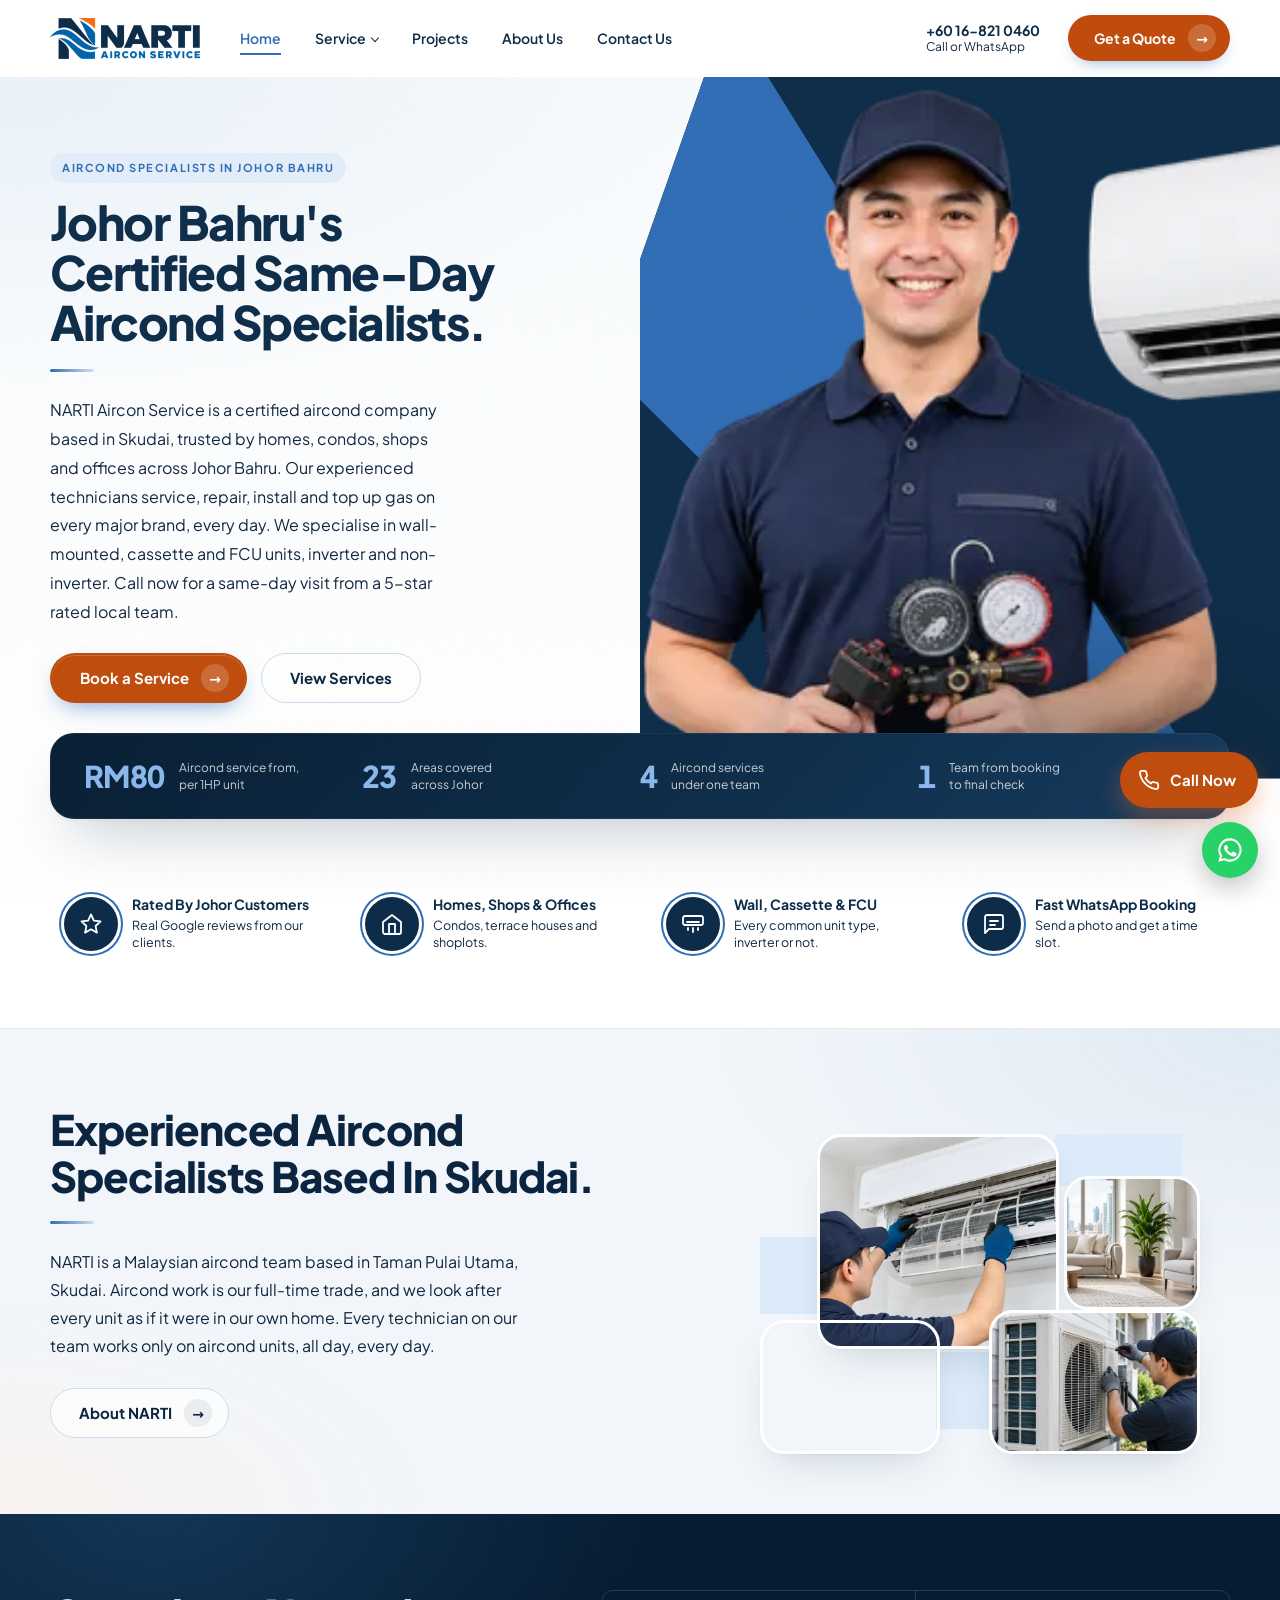
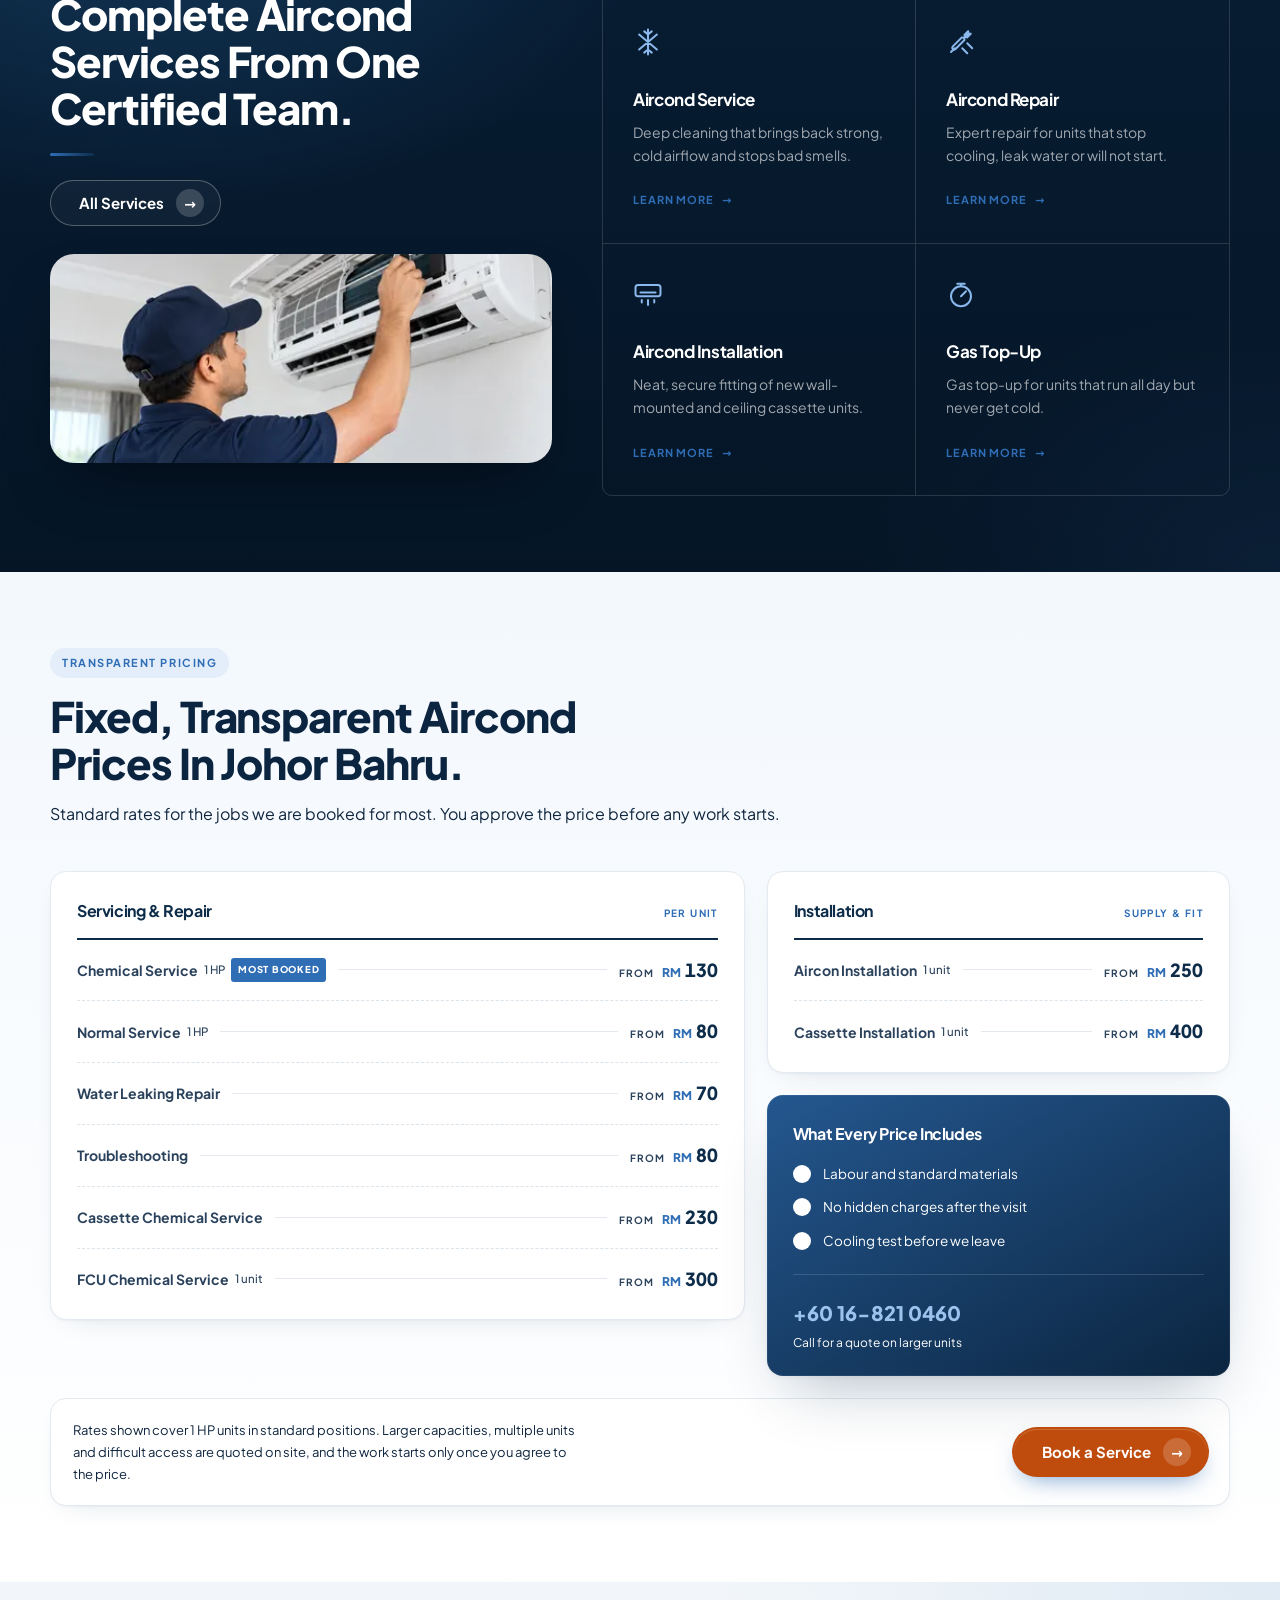
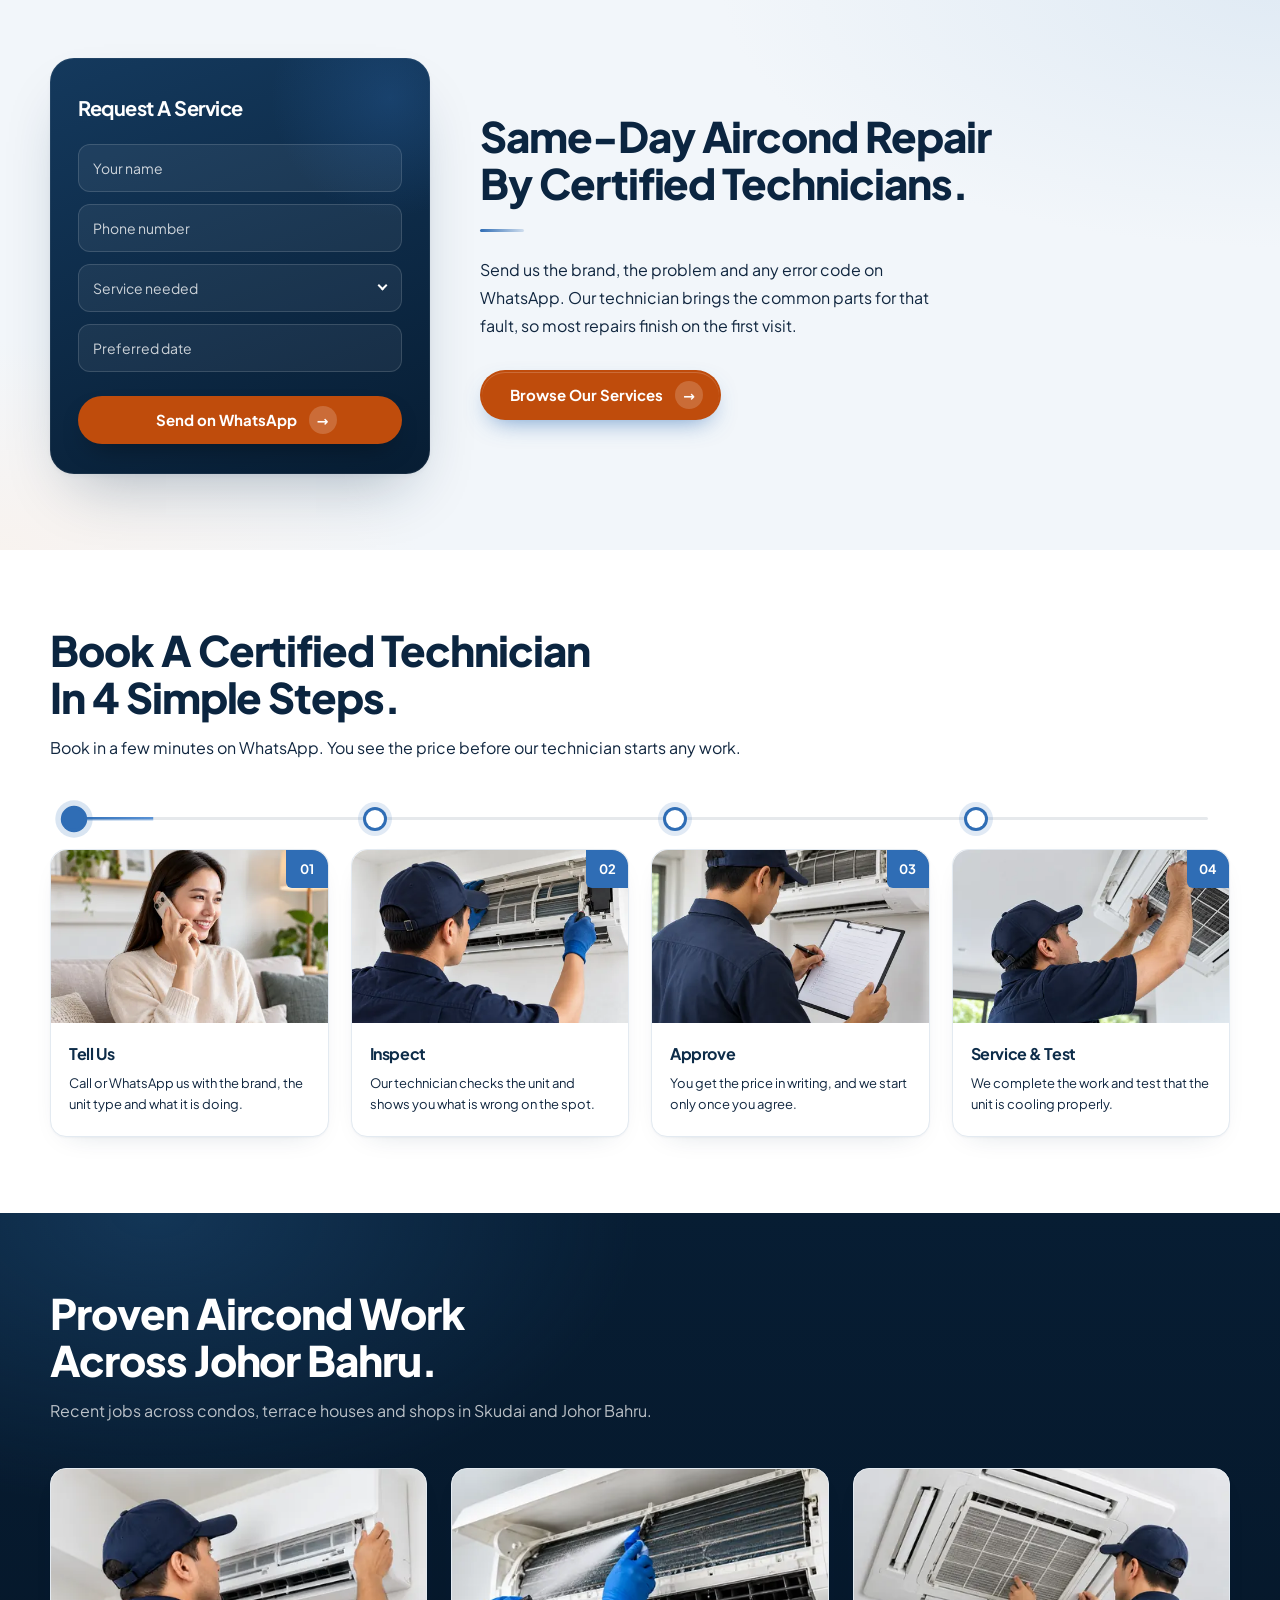
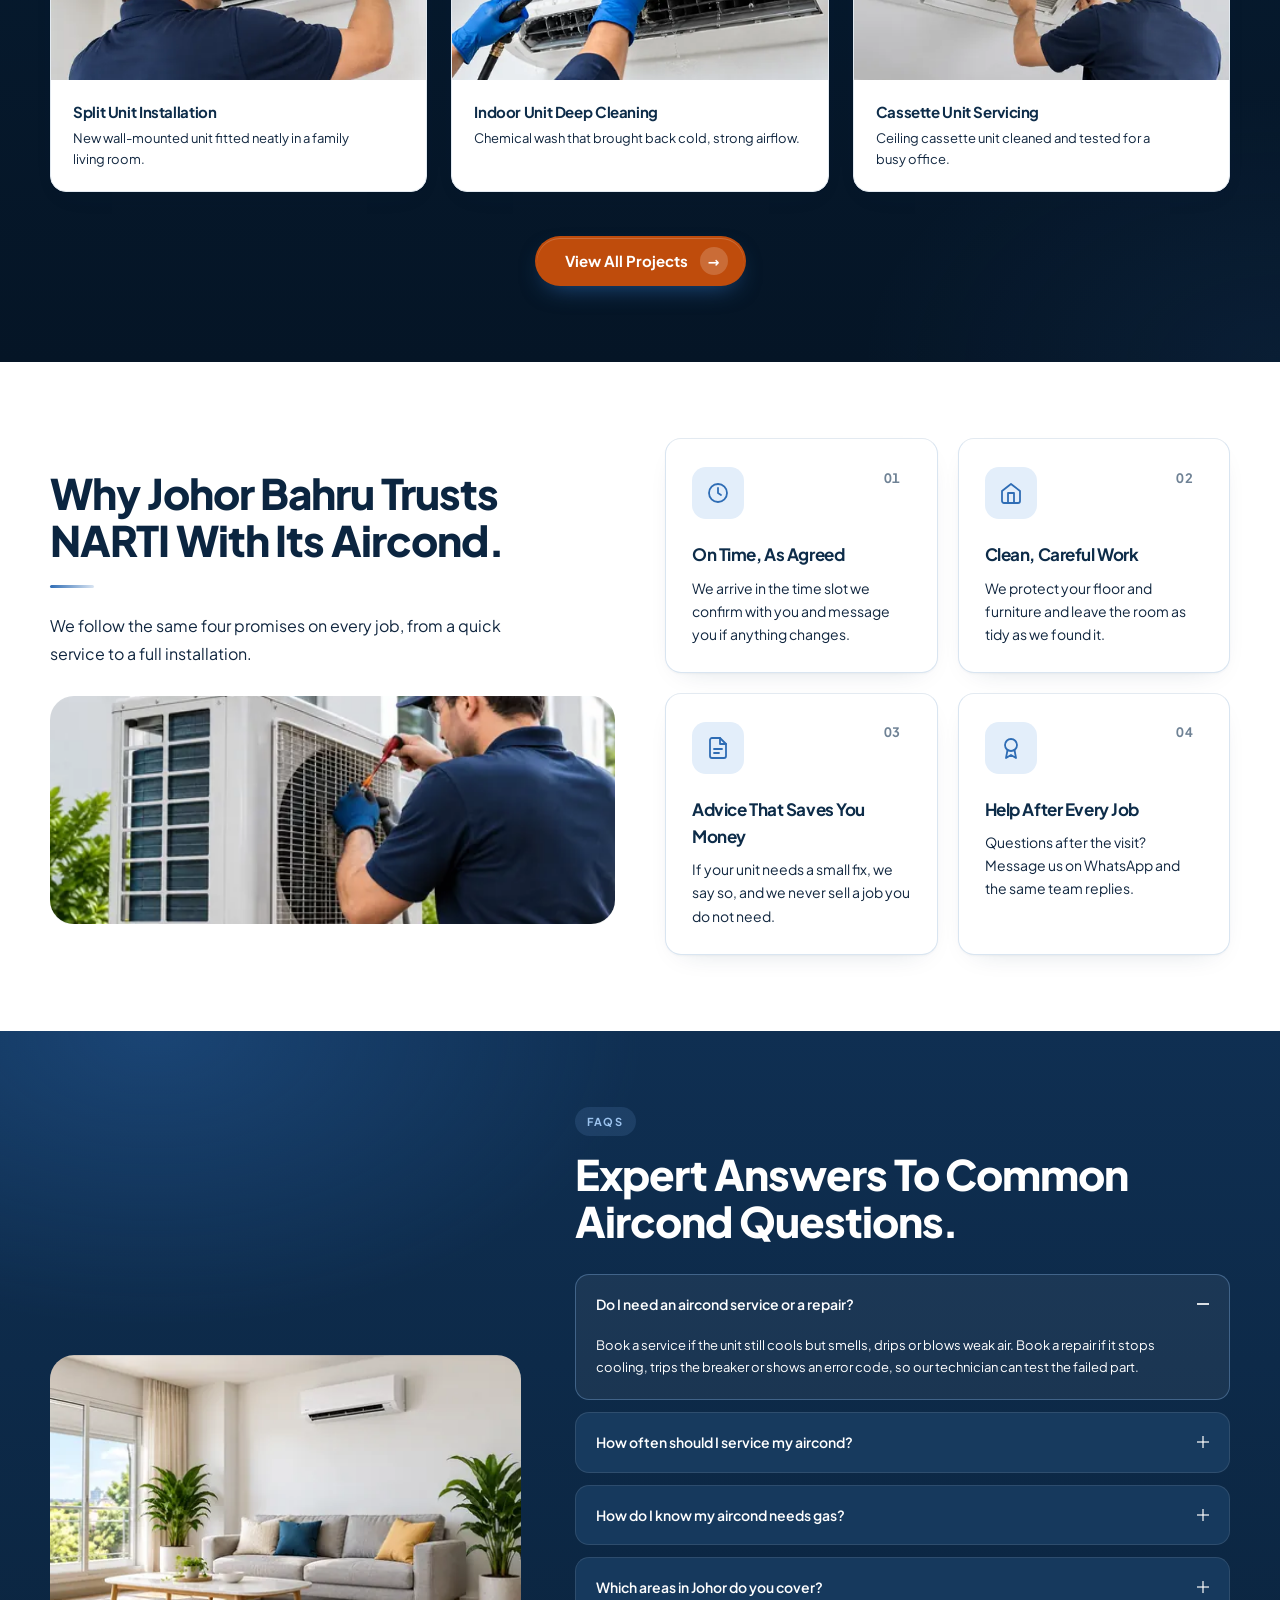
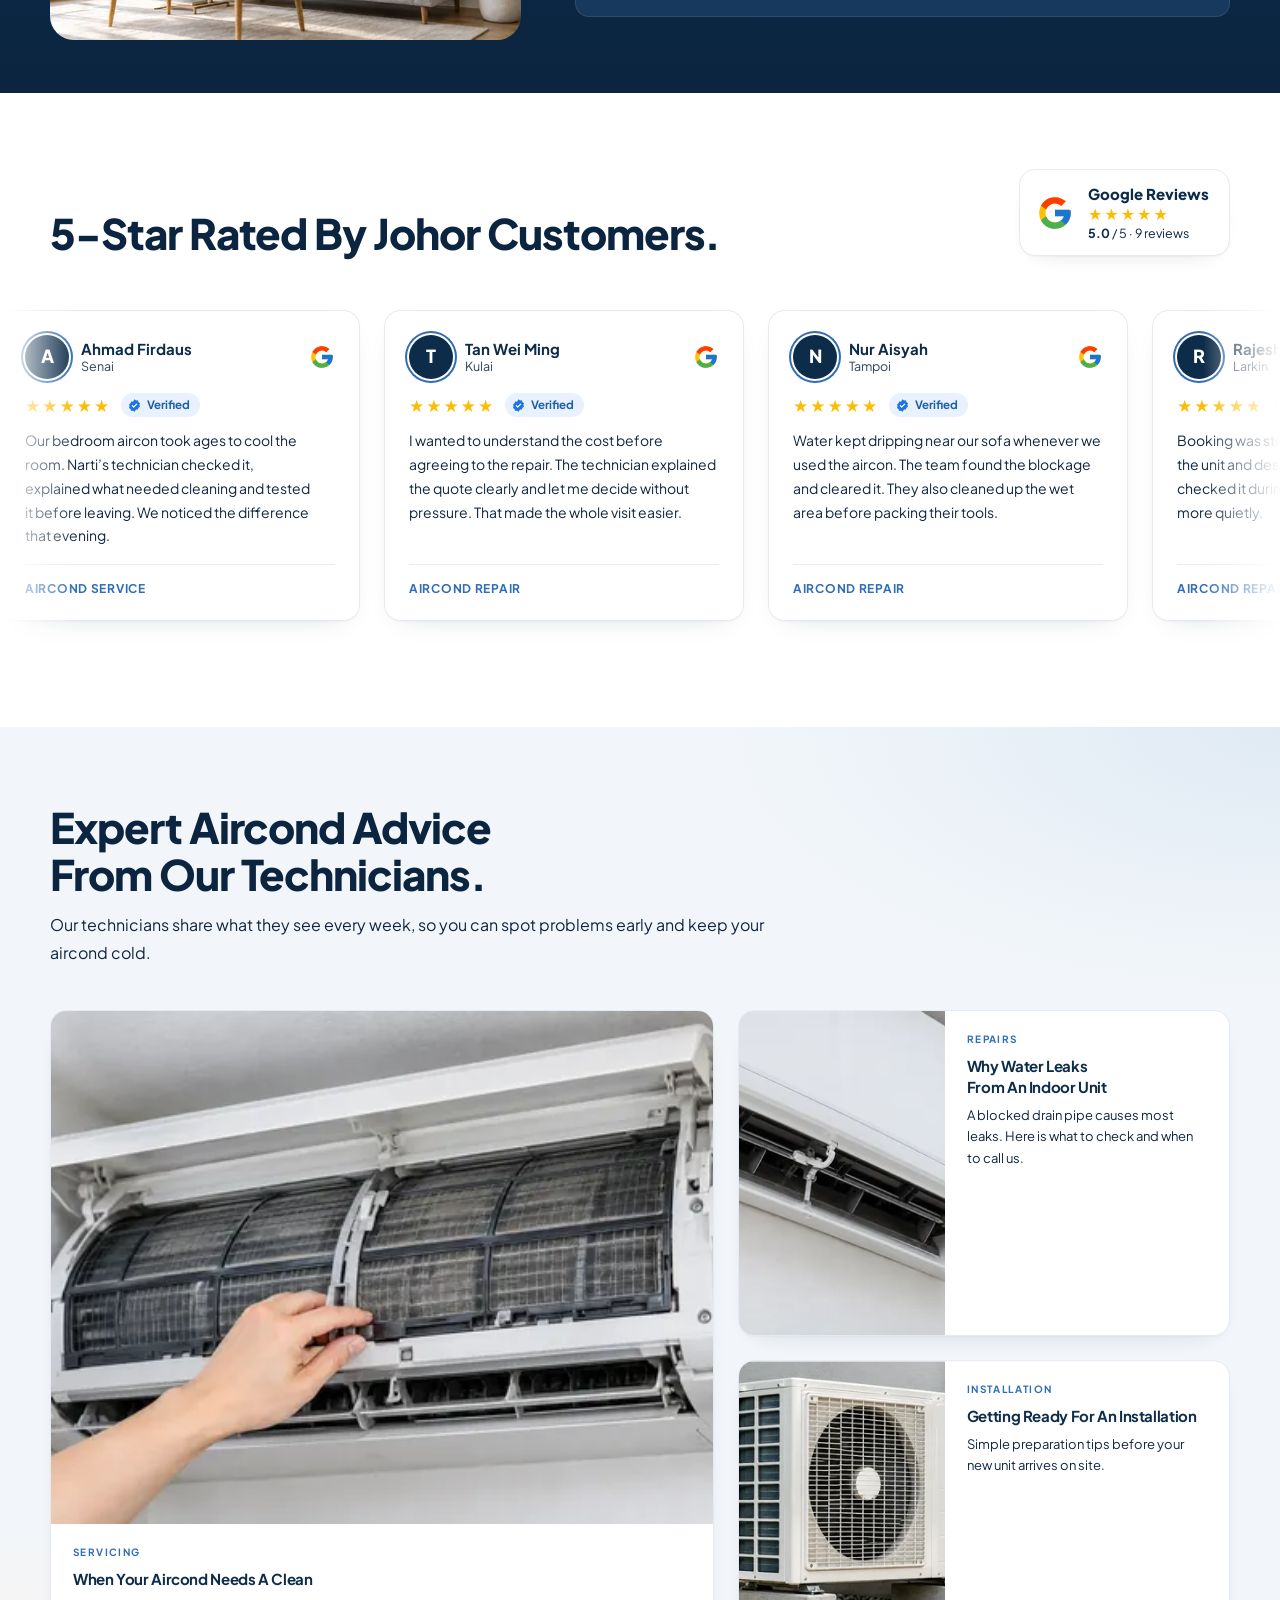
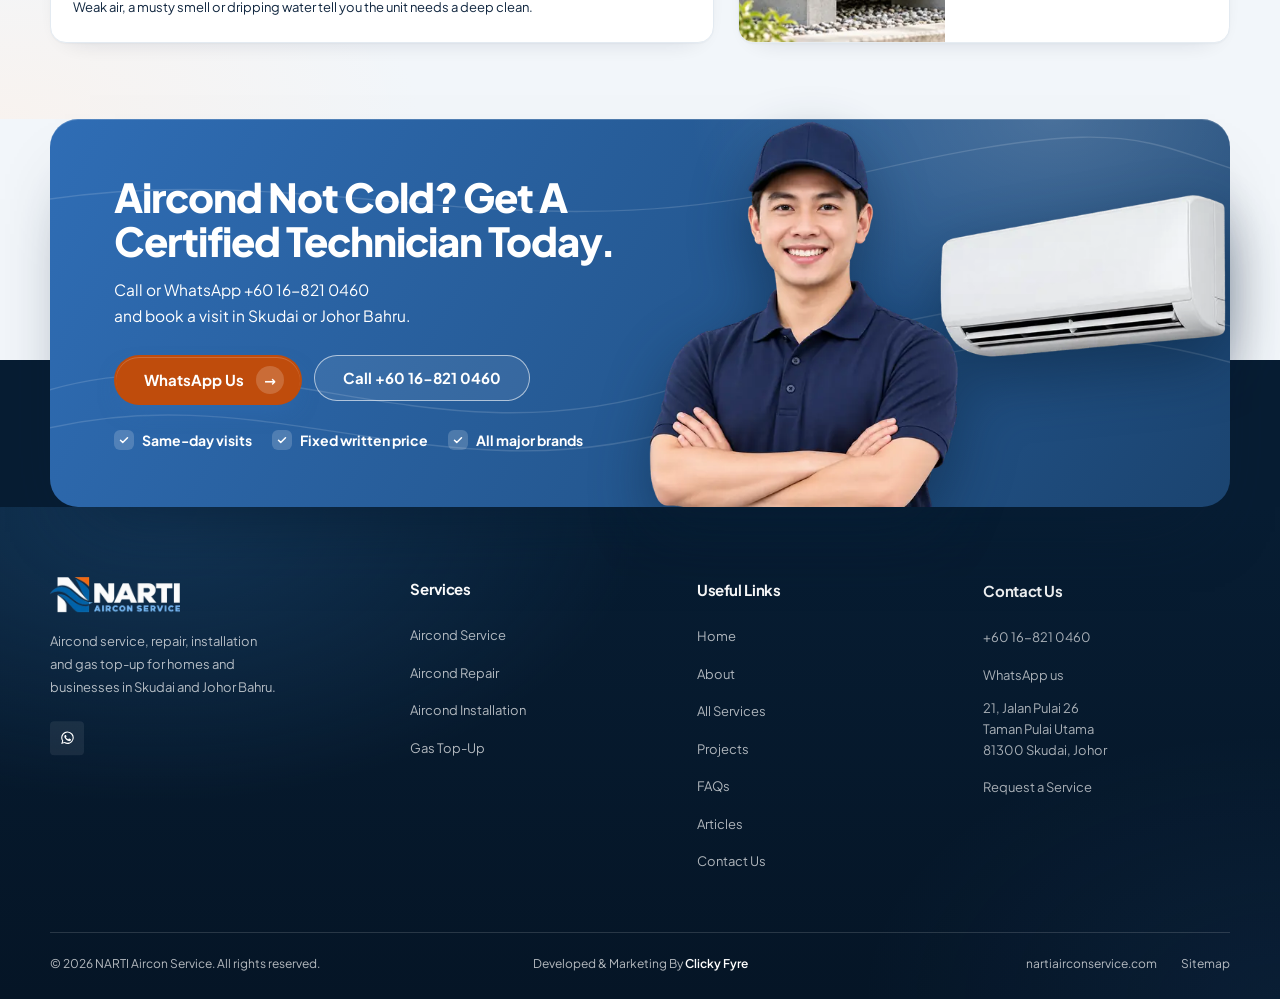
<file: index.html>
<!DOCTYPE html>
<html lang="en">
<head>
  <!-- Google Tag Manager -->
  <script>(function(w,d,s,l,i){w[l]=w[l]||[];w[l].push({'gtm.start':
  new Date().getTime(),event:'gtm.js'});var f=d.getElementsByTagName(s)[0],
  j=d.createElement(s),dl=l!='dataLayer'?'&l='+l:'';j.async=true;j.src=
  'https://www.googletagmanager.com/gtm.js?id='+i+dl;f.parentNode.insertBefore(j,f);
  })(window,document,'script','dataLayer','GTM-KTSWL9JF');</script>
  <!-- End Google Tag Manager -->
  <meta charset="UTF-8">
  <meta name="viewport" content="width=device-width, initial-scale=1.0">
  <title>Aircond Service Johor Bahru &amp; Skudai | Same-Day | NARTI</title>
  <meta name="description" content="Same-day aircond service, repair, installation and gas top-up in Johor Bahru and Skudai from RM80. Certified technicians, genuine parts and a warranty. Call +60 16-821 0460.">
  <link rel="canonical" href="https://nartiairconservice.com/">
  <meta name="theme-color" content="#0d2c49">

  <meta property="og:type" content="website">
  <meta property="og:site_name" content="NARTI Aircon Service">
  <meta property="og:title" content="Aircond Service Johor Bahru &amp; Skudai | Same-Day | NARTI">
  <meta property="og:description" content="Same-day aircond service, repair, installation and gas top-up in Johor Bahru and Skudai from RM80. Certified technicians, genuine parts and a warranty. Call +60 16-821 0460.">
  <meta property="og:url" content="https://nartiairconservice.com/">
  <meta property="og:image" content="https://nartiairconservice.com/assets/images/hero/technician-with-gauges.webp">

  <link rel="icon" type="image/png" href="assets/images/brand/favicon.png">
  <link rel="apple-touch-icon" href="assets/images/brand/favicon.png">

  <link rel="preload" href="/assets/fonts/plus-jakarta-sans-latin.woff2" as="font" type="font/woff2" crossorigin>

  <link rel="preload" as="image" href="assets/images/hero/technician-with-gauges.webp" imagesrcset="assets/images/hero/technician-with-gauges-480.webp 480w, assets/images/hero/technician-with-gauges-800.webp 800w, assets/images/hero/technician-with-gauges.webp 1200w" imagesizes="(max-width: 991px) calc(100vw - 32px), 55vw">
  <link rel="stylesheet" href="assets/css/style.min.css?v=d55e8b62">

  <script type="application/ld+json">
{
  "@context": "https://schema.org",
  "@graph": [
    {
      "@type": "HVACBusiness",
      "@id": "https://nartiairconservice.com/#business",
      "name": "NARTI Aircon Service",
      "url": "https://nartiairconservice.com/",
      "logo": "https://nartiairconservice.com/assets/images/brand/logo.png",
      "image": "https://nartiairconservice.com/assets/images/hero/technician-with-gauges.webp",
      "telephone": "+60168210460",
      "address": {
        "@type": "PostalAddress",
        "streetAddress": "21, Jalan Pulai 26, Taman Pulai Utama",
        "addressLocality": "Skudai",
        "addressRegion": "Johor",
        "postalCode": "81300",
        "addressCountry": "MY"
      },
      "areaServed": [
        {
          "@type": "Place",
          "name": "Skudai, Johor"
        },
        {
          "@type": "Place",
          "name": "Johor Bahru, Johor"
        },
        {
          "@type": "Place",
          "name": "Iskandar Puteri, Johor"
        },
        {
          "@type": "Place",
          "name": "Pulai, Johor"
        },
        {
          "@type": "Place",
          "name": "Taman Nusa Sentral, Johor"
        },
        {
          "@type": "Place",
          "name": "Gelang Patah, Johor"
        },
        {
          "@type": "Place",
          "name": "Senai, Johor"
        },
        {
          "@type": "Place",
          "name": "Kulai, Johor"
        },
        {
          "@type": "Place",
          "name": "Tampoi, Johor"
        },
        {
          "@type": "Place",
          "name": "Larkin, Johor"
        },
        {
          "@type": "Place",
          "name": "Danga Bay, Johor"
        },
        {
          "@type": "Place",
          "name": "Tebrau, Johor"
        },
        {
          "@type": "Place",
          "name": "Johor Jaya, Johor"
        },
        {
          "@type": "Place",
          "name": "Bandar Dato Onn, Johor"
        },
        {
          "@type": "Place",
          "name": "Pandan City, Johor"
        },
        {
          "@type": "Place",
          "name": "Masai, Johor"
        },
        {
          "@type": "Place",
          "name": "Kota Masai, Johor"
        },
        {
          "@type": "Place",
          "name": "Pasir Gudang, Johor"
        },
        {
          "@type": "Place",
          "name": "Air Biru, Johor"
        },
        {
          "@type": "Place",
          "name": "Ulu Tiram, Johor"
        },
        {
          "@type": "Place",
          "name": "Forest City, Johor"
        },
        {
          "@type": "Place",
          "name": "Pontian, Johor"
        },
        {
          "@type": "Place",
          "name": "Pekan Nanas, Johor"
        }
      ]
    },
    {
      "@type": "WebSite",
      "url": "https://nartiairconservice.com/",
      "name": "NARTI Aircon Service"
    }
  ]
}
  </script>
</head>
<body>
  <a class="skip-link" href="#main">Skip to content</a>
  <!-- Google Tag Manager (noscript) -->
  <noscript><iframe src="https://www.googletagmanager.com/ns.html?id=GTM-KTSWL9JF"
  height="0" width="0" style="display:none;visibility:hidden"></iframe></noscript>
  <!-- End Google Tag Manager (noscript) -->

  <!-- ============ HEADER ============ -->
  <header class="header" id="top">
    <div class="container header__inner">
      <a href="/" class="header__logo" aria-label="NARTI Aircon Service home">
        <img src="assets/images/brand/logo-300.webp" alt="NARTI Aircon Service" width="150" height="41">
      </a>

      <nav class="nav" id="nav" aria-label="Main navigation">
        <ul class="nav__list">
          <li><a href="/" class="nav__link is-active">Home</a></li>
          <li class="nav__item--dropdown">
            <a href="/services/" class="nav__link" aria-haspopup="true">Service <span class="nav__caret" aria-hidden="true"></span></a>
            <ul class="dropdown">
              <li><a href="/aircond-service/">Aircond Service</a></li>
              <li><a href="/aircond-repair/">Aircond Repair</a></li>
              <li><a href="/aircond-installation/">Aircond Installation</a></li>
              <li><a href="/aircond-gas-top-up/">Gas Top-Up</a></li>
            </ul>
          </li>
          <li><a href="/projects/" class="nav__link">Projects</a></li>
          <li><a href="/about/" class="nav__link">About Us</a></li>
          <li><a href="/contact-us/" class="nav__link">Contact Us</a></li>
        </ul>
        <a href="/#request" class="btn btn--primary nav__cta">Get a Quote <span class="btn__arrow">&rarr;</span></a>
      </nav>

      <div class="header__right">
        <a href="tel:+60168210460" class="header__phone">
          <strong>+60 16-821 0460</strong>
          <span>Call or WhatsApp</span>
        </a>
        <a href="/#request" class="btn btn--primary btn--sm">Get a Quote <span class="btn__arrow">&rarr;</span></a>
      </div>

      <button class="nav-toggle" id="navToggle" aria-label="Open menu" aria-expanded="false" aria-controls="nav">
        <span></span><span></span><span></span>
      </button>
    </div>
  </header>

  <main id="main">

    <!-- ============ HERO ============ -->
    <section class="hero" id="home">
      <div class="container hero__inner">
        <div class="hero__content">
          <p class="eyebrow">Aircond Specialists In Johor Bahru</p>
          <h1 class="hero__title">Johor Bahru's Certified Same-Day Aircond Specialists.</h1>
          <span class="divider"></span>
          <p class="hero__text">NARTI Aircon Service is a certified aircond company based in Skudai, trusted by homes, condos, shops and offices across Johor Bahru. Our experienced technicians service, repair, install and top up gas on every major brand, every day. We specialise in wall-mounted, cassette and FCU units, inverter and non-inverter. Call now for a same-day visit from a 5-star rated local team.</p>
          <div class="ratings">
            <div class="rating" data-review="google">
              <svg class="rating__logo" viewBox="0 0 48 48" aria-hidden="true"><path fill="#FFC107" d="M43.6 20.5H42V20H24v8h11.3C33.7 32.7 29.2 36 24 36c-6.6 0-12-5.4-12-12s5.4-12 12-12c3.1 0 5.8 1.2 7.9 3l5.7-5.7C34 6.1 29.3 4 24 4 13 4 4 13 4 24s9 20 20 20 20-9 20-20c0-1.3-.1-2.4-.4-3.5z"/><path fill="#FF3D00" d="M6.3 14.7l6.6 4.8C14.7 15.1 19 12 24 12c3.1 0 5.8 1.2 7.9 3l5.7-5.7C34 6.1 29.3 4 24 4 16.3 4 9.7 8.3 6.3 14.7z"/><path fill="#4CAF50" d="M24 44c5.2 0 9.9-2 13.4-5.2l-6.2-5.2A11.9 11.9 0 0 1 24 36c-5.2 0-9.6-3.3-11.3-7.9l-6.5 5C9.5 39.6 16.2 44 24 44z"/><path fill="#1976D2" d="M43.6 20.5H42V20H24v8h11.3a12 12 0 0 1-4.1 5.6l6.2 5.2C37 39.2 44 34 44 24c0-1.3-.1-2.4-.4-3.5z"/></svg>
              <span class="rating__body">
                <span class="rating__name">Google Reviews</span>
                <span class="rating__stars" aria-hidden="true"><span class="rating__stars-fill">&#9733;&#9733;&#9733;&#9733;&#9733;</span>&#9733;&#9733;&#9733;&#9733;&#9733;</span>
                <span class="rating__meta">Customer reviews</span>
              </span>
            </div>
            <div class="rating" data-review="trustpilot">
              <svg class="rating__logo" viewBox="0 0 24 24" aria-hidden="true"><path fill="#00b67a" d="M12 1.5l2.6 7.9H23l-6.8 4.9 2.6 7.9L12 17.3l-6.8 4.9 2.6-7.9L1 9.4h8.4z"/></svg>
              <span class="rating__body">
                <span class="rating__name">Trustpilot</span>
                <span class="rating__stars" aria-hidden="true"><span class="rating__stars-fill">&#9733;&#9733;&#9733;&#9733;&#9733;</span>&#9733;&#9733;&#9733;&#9733;&#9733;</span>
                <span class="rating__meta">Customer reviews</span>
              </span>
            </div>
          </div>
          <div class="hero__actions">
            <a href="#request" class="btn btn--primary">Book a Service <span class="btn__arrow">&rarr;</span></a>
            <a href="/services/" class="btn btn--outline">View Services</a>
          </div>
        </div>
      </div>
      <div class="hero__visual" aria-hidden="true">
        <span class="hero__stripe"></span>
        <img src="assets/images/hero/technician-with-gauges.webp" alt="" class="hero__img" width="1200" height="800" srcset="assets/images/hero/technician-with-gauges-480.webp 480w, assets/images/hero/technician-with-gauges-800.webp 800w, assets/images/hero/technician-with-gauges.webp 1200w, assets/images/hero/technician-with-gauges-1536.webp 1536w" sizes="(max-width: 991px) calc(100vw - 32px), 55vw" decoding="async">
      </div>
    </section>

    <!-- ============ STATS ============ -->
    <section class="stats" aria-label="Company highlights">
      <div class="container stats__grid">
        <div class="stat">
          <span class="stat__num">RM80</span>
          <span class="stat__label">Aircond service from,<br>per 1HP unit</span>
        </div>
        <div class="stat">
          <span class="stat__num">23</span>
          <span class="stat__label">Areas covered<br>across Johor</span>
        </div>
        <div class="stat">
          <span class="stat__num">4</span>
          <span class="stat__label">Aircond services<br>under one team</span>
        </div>
        <div class="stat">
          <span class="stat__num">1</span>
          <span class="stat__label">Team from booking<br>to final check</span>
        </div>
      </div>
    </section>

    <!-- ============ TRUST BADGES ============ -->
    <section class="trust" aria-label="Why customers book NARTI">
      <div class="container trust__grid">
        <div class="trust-badge">
          <span class="trust-badge__seal"><svg viewBox="0 0 24 24" aria-hidden="true"><path d="M12 2.5l2.9 6.1 6.6.8-4.9 4.6 1.3 6.6L12 17.3l-5.9 3.3 1.3-6.6-4.9-4.6 6.6-.8z"/></svg></span>
          <span class="trust-badge__body">
            <strong>Rated By Johor Customers</strong>
            <span>Real Google reviews from our clients.</span>
          </span>
        </div>
        <div class="trust-badge">
          <span class="trust-badge__seal"><svg viewBox="0 0 24 24" aria-hidden="true"><path d="m3 10 9-7 9 7v10a2 2 0 0 1-2 2H5a2 2 0 0 1-2-2z"/><path d="M9 22V12h6v10"/></svg></span>
          <span class="trust-badge__body">
            <strong>Homes, Shops &amp; Offices</strong>
            <span>Condos, terrace houses and shoplots.</span>
          </span>
        </div>
        <div class="trust-badge">
          <span class="trust-badge__seal"><svg viewBox="0 0 24 24" aria-hidden="true"><rect x="2" y="4" width="20" height="9" rx="2"/><path d="M6 10h12M7 16v2M12 16v4M17 16v2"/></svg></span>
          <span class="trust-badge__body">
            <strong>Wall, Cassette &amp; FCU</strong>
            <span>Every common unit type, inverter or not.</span>
          </span>
        </div>
        <div class="trust-badge">
          <span class="trust-badge__seal"><svg viewBox="0 0 24 24" aria-hidden="true"><path d="M21 15a2 2 0 0 1-2 2H7l-4 4V5a2 2 0 0 1 2-2h14a2 2 0 0 1 2 2z"/><path d="M8 9h8M8 13h5"/></svg></span>
          <span class="trust-badge__body">
            <strong>Fast WhatsApp Booking</strong>
            <span>Send a photo and get a time slot.</span>
          </span>
        </div>
      </div>
    </section>

    <!-- ============ ABOUT ============ -->
    <section class="section about tone-ice" id="about">
      <div class="container about__grid">
        <div class="about__content">
          <p class="eyebrow">About NARTI</p>
          <h2 class="section-title">Experienced Aircond Specialists Based In Skudai.</h2>
          <span class="divider"></span>
          <p class="text">NARTI is a Malaysian aircond team based in Taman Pulai Utama, Skudai. Aircond work is our full-time trade, and we look after every unit as if it were in our own home. Every technician on our team works only on aircond units, all day, every day.</p>
          <a href="/about/" class="btn btn--outline">About NARTI <span class="btn__arrow">&rarr;</span></a>
        </div>

        <div class="about__collage">
          <span class="about__deco about__deco--1"></span>
          <span class="about__deco about__deco--2"></span>
          <span class="about__deco about__deco--3"></span>
          <img class="about__img about__img--main" src="assets/images/about/technician-indoor-filter.webp" alt="NARTI technician cleaning the filter of a wall-mounted aircond" loading="lazy" width="1200" height="800" srcset="assets/images/about/technician-indoor-filter-480.webp 480w, assets/images/about/technician-indoor-filter-800.webp 800w, assets/images/about/technician-indoor-filter.webp 1200w, assets/images/about/technician-indoor-filter-1536.webp 1536w" sizes="(max-width: 991px) 60vw, 260px" decoding="async">
          <img class="about__img about__img--tr" src="assets/images/about/living-room-city-view.webp" alt="Bright living room with plants" loading="lazy" width="1200" height="800" srcset="assets/images/about/living-room-city-view-480.webp 480w, assets/images/about/living-room-city-view-800.webp 800w, assets/images/about/living-room-city-view.webp 1200w, assets/images/about/living-room-city-view-1536.webp 1536w" sizes="(max-width: 991px) 60vw, 260px" decoding="async">
          <img class="about__img about__img--bl" src="assets/images/faq/living-room-aircond.webp" alt="Living room with a wall-mounted aircond" loading="lazy" width="1200" height="800" srcset="assets/images/faq/living-room-aircond-480.webp 480w, assets/images/faq/living-room-aircond-800.webp 800w, assets/images/faq/living-room-aircond.webp 1200w, assets/images/faq/living-room-aircond-1536.webp 1536w" sizes="(max-width: 991px) 60vw, 260px" decoding="async">
          <img class="about__img about__img--br" src="assets/images/about/outdoor-unit-repair.webp" alt="Technician repairing an outdoor aircond unit" loading="lazy" width="1200" height="800" srcset="assets/images/about/outdoor-unit-repair-480.webp 480w, assets/images/about/outdoor-unit-repair-800.webp 800w, assets/images/about/outdoor-unit-repair.webp 1200w, assets/images/about/outdoor-unit-repair-1536.webp 1536w" sizes="(max-width: 991px) 60vw, 260px" decoding="async">
        </div>
      </div>
    </section>

    <!-- ============ SERVICES ============ -->
    <section class="section section--navy services" id="services">
      <div class="container services__grid">
        <div class="services__intro">
          <p class="eyebrow">Our Aircond Services</p>
          <h2 class="section-title">Complete Aircond Services From One Certified Team.</h2>
          <span class="divider"></span>
          <a href="/services/" class="btn btn--ghost">All Services <span class="btn__arrow">&rarr;</span></a>
          <div class="services__img">
            <img src="assets/images/services/technician-servicing-split-unit.webp" alt="Technician servicing a split unit aircond" loading="lazy" width="1200" height="800" srcset="assets/images/services/technician-servicing-split-unit-480.webp 480w, assets/images/services/technician-servicing-split-unit-800.webp 800w, assets/images/services/technician-servicing-split-unit.webp 1200w, assets/images/services/technician-servicing-split-unit-1536.webp 1536w" sizes="(max-width: 991px) calc(100vw - 32px), 560px" decoding="async">
          </div>
        </div>

        <div class="services__cards services__cards--4">
          <a href="/aircond-service/" class="service-card">
            <svg class="service-card__icon" viewBox="0 0 24 24" aria-hidden="true"><path d="M12 2v20M4.9 6l14.2 12M19.1 6 4.9 18M9 3.5l3 2.5 3-2.5M9 20.5l3-2.5 3 2.5"/></svg>
            <h3 class="service-card__title">Aircond Service</h3>
            <p class="service-card__text">Deep cleaning that brings back strong, cold airflow and stops bad smells.</p>
            <span class="link-more">Learn More <span>&rarr;</span></span>
          </a>
          <a href="/aircond-repair/" class="service-card">
            <svg class="service-card__icon" viewBox="0 0 24 24" aria-hidden="true"><path d="m14.7 6.3 3-3a4 4 0 0 1-5 5l-7.4 7.4a1.5 1.5 0 0 0 2.1 2.1l7.4-7.4a4 4 0 0 1 5-5l-3 3"/><path d="m4 20 3-3M13 17l4 4M17 13l4 4"/></svg>
            <h3 class="service-card__title">Aircond Repair</h3>
            <p class="service-card__text">Expert repair for units that stop cooling, leak water or will not start.</p>
            <span class="link-more">Learn More <span>&rarr;</span></span>
          </a>
          <a href="/aircond-installation/" class="service-card">
            <svg class="service-card__icon" viewBox="0 0 24 24" aria-hidden="true"><rect x="2" y="4" width="20" height="9" rx="2"/><path d="M6 10h12M7 16v2M12 16v4M17 16v2"/></svg>
            <h3 class="service-card__title">Aircond Installation</h3>
            <p class="service-card__text">Neat, secure fitting of new wall-mounted and ceiling cassette units.</p>
            <span class="link-more">Learn More <span>&rarr;</span></span>
          </a>
          <a href="/aircond-gas-top-up/" class="service-card">
            <svg class="service-card__icon" viewBox="0 0 24 24" aria-hidden="true"><circle cx="12" cy="13" r="8"/><path d="M12 13l4-4M9 3h6M12 3v2"/></svg>
            <h3 class="service-card__title">Gas Top-Up</h3>
            <p class="service-card__text">Gas top-up for units that run all day but never get cold.</p>
            <span class="link-more">Learn More <span>&rarr;</span></span>
          </a>
        </div>
      </div>
    </section>

    <!-- ============ PRICING ============ -->
    <section class="section pricing tone-white" id="pricing">
      <div class="container">
        <div class="section-head">
          <div>
            <p class="eyebrow">Transparent Pricing</p>
            <h2 class="section-title">Fixed, Transparent Aircond Prices In Johor Bahru.</h2>
          </div>
          <p class="section-head__text">Standard rates for the jobs we are booked for most. You approve the price before any work starts.</p>
        </div>

        <div class="pricing__grid">
          <div class="price-card price-card--main">
            <div class="price-card__head">
              <h3>Servicing &amp; Repair</h3>
              <span>Per Unit</span>
            </div>
            <ul class="price-list">
              <li class="price-row">
                <span class="price-row__name">Chemical Service <small>1 HP</small> <em class="price-row__tag">Most Booked</em></span>
                <span class="price-row__dots" aria-hidden="true"></span>
                <span class="price-row__price"><small>From</small> <b>RM</b> <strong>130</strong></span>
              </li>
              <li class="price-row">
                <span class="price-row__name">Normal Service <small>1 HP</small></span>
                <span class="price-row__dots" aria-hidden="true"></span>
                <span class="price-row__price"><small>From</small> <b>RM</b> <strong>80</strong></span>
              </li>
              <li class="price-row">
                <span class="price-row__name">Water Leaking Repair</span>
                <span class="price-row__dots" aria-hidden="true"></span>
                <span class="price-row__price"><small>From</small> <b>RM</b> <strong>70</strong></span>
              </li>
              <li class="price-row">
                <span class="price-row__name">Troubleshooting</span>
                <span class="price-row__dots" aria-hidden="true"></span>
                <span class="price-row__price"><small>From</small> <b>RM</b> <strong>80</strong></span>
              </li>
              <li class="price-row">
                <span class="price-row__name">Cassette Chemical Service</span>
                <span class="price-row__dots" aria-hidden="true"></span>
                <span class="price-row__price"><small>From</small> <b>RM</b> <strong>230</strong></span>
              </li>
              <li class="price-row">
                <span class="price-row__name">FCU Chemical Service <small>1 unit</small></span>
                <span class="price-row__dots" aria-hidden="true"></span>
                <span class="price-row__price"><small>From</small> <b>RM</b> <strong>300</strong></span>
              </li>
            </ul>
          </div>

          <div class="pricing__side">
            <div class="price-card">
              <div class="price-card__head">
                <h3>Installation</h3>
                <span>Supply &amp; Fit</span>
              </div>
              <ul class="price-list">
              <li class="price-row">
                <span class="price-row__name">Aircon Installation <small>1 unit</small></span>
                <span class="price-row__dots" aria-hidden="true"></span>
                <span class="price-row__price"><small>From</small> <b>RM</b> <strong>250</strong></span>
              </li>
              <li class="price-row">
                <span class="price-row__name">Cassette Installation <small>1 unit</small></span>
                <span class="price-row__dots" aria-hidden="true"></span>
                <span class="price-row__price"><small>From</small> <b>RM</b> <strong>400</strong></span>
              </li>
              </ul>
            </div>

            <div class="price-includes">
              <h3>What Every Price Includes</h3>
              <ul>
                <li>Labour and standard materials</li>
                <li>No hidden charges after the visit</li>
                <li>Cooling test before we leave</li>
              </ul>
              <div class="price-includes__call">
                <a href="tel:+60168210460">+60 16-821 0460</a>
                <span>Call for a quote on larger units</span>
              </div>
            </div>
          </div>
        </div>

        <div class="pricing__note">
          <p>Rates shown cover 1 HP units in standard positions. Larger capacities, multiple units and difficult access are quoted on site, and the work starts only once you agree to the price.</p>
          <a href="#request" class="btn btn--primary">Book a Service <span class="btn__arrow">&rarr;</span></a>
        </div>
      </div>
    </section>

    <!-- ============ REQUEST A SERVICE ============ -->
    <section class="section request tone-ice" id="request">
      <div class="container request__grid">
        <form class="request-form" id="requestForm" novalidate>
          <h2 class="request-form__title">Request A Service</h2>
          <label class="sr-only" for="rf-name">Your name</label>
          <input class="field" id="rf-name" name="name" type="text" placeholder="Your name" autocomplete="name" required>

          <label class="sr-only" for="rf-phone">Phone number</label>
          <input class="field" id="rf-phone" name="phone" type="tel" placeholder="Phone number" autocomplete="tel" required>

          <label class="sr-only" for="rf-service">Service needed</label>
          <div class="field-select">
            <select class="field" id="rf-service" name="service" required>
              <option value="" selected disabled>Service needed</option>
              <option>Aircond Service</option>
              <option>Aircond Repair</option>
              <option>Aircond Installation</option>
              <option>Gas Top-Up</option>
              <option>Not sure yet</option>
            </select>
          </div>

          <label class="sr-only" for="rf-date">Preferred date</label>
          <input class="field" id="rf-date" name="date" type="text" placeholder="Preferred date" onfocus="this.type='date'" onblur="if(!this.value)this.type='text'">

          <button type="submit" class="btn btn--white btn--block">Send on WhatsApp <span class="btn__arrow">&rarr;</span></button>
          <p class="request-form__msg" id="formMsg" role="status" aria-live="polite"></p>
        </form>

        <div class="request__content">
          <p class="eyebrow">Not Cooling?</p>
          <h2 class="section-title">Same-Day Aircond Repair By Certified Technicians.</h2>
          <span class="divider"></span>
          <p class="text">Send us the brand, the problem and any error code on WhatsApp. Our technician brings the common parts for that fault, so most repairs finish on the first visit.</p>
          <a href="/services/" class="btn btn--primary">Browse Our Services <span class="btn__arrow">&rarr;</span></a>
        </div>
      </div>
    </section>

    <!-- ============ HOW IT WORKS ============ -->
    <section class="section steps tone-white">
      <div class="container">
        <div class="section-head">
          <div>
            <p class="eyebrow">How It Works</p>
            <h2 class="section-title">Book A Certified Technician In 4 Simple Steps.</h2>
          </div>
          <p class="section-head__text">Book in a few minutes on WhatsApp. You see the price before our technician starts any work.</p>
        </div>

        <div class="steps__grid">
          <article class="step">
            <div class="step__media">
              <img src="assets/images/process/step-1-tell-us.webp" alt="Customer calling NARTI to book a service" loading="lazy" width="1200" height="800" srcset="assets/images/process/step-1-tell-us-480.webp 480w, assets/images/process/step-1-tell-us-800.webp 800w, assets/images/process/step-1-tell-us.webp 1200w, assets/images/process/step-1-tell-us-1536.webp 1536w" sizes="(max-width: 640px) calc(100vw - 32px), (max-width: 991px) 46vw, 270px" decoding="async">
              <span class="step__num">01</span>
            </div>
            <h3 class="step__title">Tell Us</h3>
            <p class="step__text">Call or WhatsApp us with the brand, the unit type and what it is doing.</p>
          </article>
          <article class="step">
            <div class="step__media">
              <img src="assets/images/process/step-2-inspect.webp" alt="Technician inspecting an indoor aircond unit" loading="lazy" width="1200" height="800" srcset="assets/images/process/step-2-inspect-480.webp 480w, assets/images/process/step-2-inspect-800.webp 800w, assets/images/process/step-2-inspect.webp 1200w, assets/images/process/step-2-inspect-1536.webp 1536w" sizes="(max-width: 640px) calc(100vw - 32px), (max-width: 991px) 46vw, 270px" decoding="async">
              <span class="step__num">02</span>
            </div>
            <h3 class="step__title">Inspect</h3>
            <p class="step__text">Our technician checks the unit and shows you what is wrong on the spot.</p>
          </article>
          <article class="step">
            <div class="step__media">
              <img src="assets/images/process/step-3-approve.webp" alt="Technician preparing a written quote on a clipboard" loading="lazy" width="1200" height="800" srcset="assets/images/process/step-3-approve-480.webp 480w, assets/images/process/step-3-approve-800.webp 800w, assets/images/process/step-3-approve.webp 1200w, assets/images/process/step-3-approve-1536.webp 1536w" sizes="(max-width: 640px) calc(100vw - 32px), (max-width: 991px) 46vw, 270px" decoding="async">
              <span class="step__num">03</span>
            </div>
            <h3 class="step__title">Approve</h3>
            <p class="step__text">You get the price in writing, and we start only once you agree.</p>
          </article>
          <article class="step">
            <div class="step__media">
              <img src="assets/images/process/step-4-service-test.webp" alt="Technician servicing and testing a wall-mounted aircond" loading="lazy" width="1200" height="800" srcset="assets/images/process/step-4-service-test-480.webp 480w, assets/images/process/step-4-service-test-800.webp 800w, assets/images/process/step-4-service-test.webp 1200w, assets/images/process/step-4-service-test-1536.webp 1536w" sizes="(max-width: 640px) calc(100vw - 32px), (max-width: 991px) 46vw, 270px" decoding="async">
              <span class="step__num">04</span>
            </div>
            <h3 class="step__title">Service &amp; Test</h3>
            <p class="step__text">We complete the work and test that the unit is cooling properly.</p>
          </article>
        </div>
      </div>
    </section>

    <!-- ============ OUR WORK ============ -->
    <section class="section section--navy work" id="projects">
      <div class="container">
        <div class="section-head">
          <div>
            <p class="eyebrow">Our Work</p>
            <h2 class="section-title">Proven Aircond Work Across Johor Bahru.</h2>
          </div>
          <p class="section-head__text">Recent jobs across condos, terrace houses and shops in Skudai and Johor Bahru.</p>
        </div>

        <div class="work__grid">
          <article class="work-card">
            <img src="assets/images/projects/split-unit-installation.webp" alt="Split unit aircond installation" loading="lazy" width="1200" height="800" srcset="assets/images/projects/split-unit-installation-480.webp 480w, assets/images/projects/split-unit-installation-800.webp 800w, assets/images/projects/split-unit-installation.webp 1200w, assets/images/projects/split-unit-installation-1536.webp 1536w" sizes="(max-width: 640px) calc(100vw - 32px), (max-width: 991px) 46vw, 370px" decoding="async">
            <div class="work-card__body">
              <h3 class="work-card__title">Split Unit Installation</h3>
              <p class="work-card__text">New wall-mounted unit fitted neatly in a family living room.</p>
            </div>
          </article>
          <article class="work-card">
            <img src="assets/images/projects/indoor-unit-deep-cleaning.webp" alt="Indoor unit coil being deep cleaned with a water spray" loading="lazy" width="1200" height="800" srcset="assets/images/projects/indoor-unit-deep-cleaning-480.webp 480w, assets/images/projects/indoor-unit-deep-cleaning-800.webp 800w, assets/images/projects/indoor-unit-deep-cleaning.webp 1200w, assets/images/projects/indoor-unit-deep-cleaning-1536.webp 1536w" sizes="(max-width: 640px) calc(100vw - 32px), (max-width: 991px) 46vw, 370px" decoding="async">
            <div class="work-card__body">
              <h3 class="work-card__title">Indoor Unit Deep Cleaning</h3>
              <p class="work-card__text">Chemical wash that brought back cold, strong airflow.</p>
            </div>
          </article>
          <article class="work-card">
            <img src="assets/images/projects/cassette-unit-servicing.webp" alt="Technician servicing a ceiling cassette aircond" loading="lazy" width="1200" height="800" srcset="assets/images/projects/cassette-unit-servicing-480.webp 480w, assets/images/projects/cassette-unit-servicing-800.webp 800w, assets/images/projects/cassette-unit-servicing.webp 1200w, assets/images/projects/cassette-unit-servicing-1536.webp 1536w" sizes="(max-width: 640px) calc(100vw - 32px), (max-width: 991px) 46vw, 370px" decoding="async">
            <div class="work-card__body">
              <h3 class="work-card__title">Cassette Unit Servicing</h3>
              <p class="work-card__text">Ceiling cassette unit cleaned and tested for a busy office.</p>
            </div>
          </article>
        </div>
      </div>
        <div class="work__more"><a href="/projects/" class="btn btn--primary">View All Projects <span class="btn__arrow">&rarr;</span></a></div>
      
    </section>

    <!-- ============ WHY CHOOSE US ============ -->
    <section class="section why tone-white">
      <div class="container why__grid">
        <div class="why__content">
          <p class="eyebrow">Why Choose NARTI</p>
          <h2 class="section-title">Why Johor Bahru Trusts NARTI With Its Aircond.</h2>
          <span class="divider"></span>
          <p class="text">We follow the same four promises on every job, from a quick service to a full installation.</p>
          <div class="why__img">
            <img src="assets/images/why-us/outdoor-unit-inspection.webp" alt="Technician inspecting an outdoor aircond unit" loading="lazy" width="1200" height="800" srcset="assets/images/why-us/outdoor-unit-inspection-480.webp 480w, assets/images/why-us/outdoor-unit-inspection-800.webp 800w, assets/images/why-us/outdoor-unit-inspection.webp 1200w, assets/images/why-us/outdoor-unit-inspection-1536.webp 1536w" sizes="(max-width: 991px) calc(100vw - 32px), 560px" decoding="async">
          </div>
        </div>

        <div class="why__cards">
          <article class="why-card">
            <span class="why-card__num">01</span>
            <svg class="why-card__icon" viewBox="0 0 24 24" aria-hidden="true"><circle cx="12" cy="12" r="9"/><path d="M12 7v5l3 2"/></svg>
            <h3 class="why-card__title">On Time, As Agreed</h3>
            <p class="why-card__text">We arrive in the time slot we confirm with you and message you if anything changes.</p>
          </article>
          <article class="why-card">
            <span class="why-card__num">02</span>
            <svg class="why-card__icon" viewBox="0 0 24 24" aria-hidden="true"><path d="m3 10 9-7 9 7v10a2 2 0 0 1-2 2H5a2 2 0 0 1-2-2z"/><path d="M9 22V12h6v10"/></svg>
            <h3 class="why-card__title">Clean, Careful Work</h3>
            <p class="why-card__text">We protect your floor and furniture and leave the room as tidy as we found it.</p>
          </article>
          <article class="why-card">
            <span class="why-card__num">03</span>
            <svg class="why-card__icon" viewBox="0 0 24 24" aria-hidden="true"><path d="M14 2H6a2 2 0 0 0-2 2v16a2 2 0 0 0 2 2h12a2 2 0 0 0 2-2V8z"/><path d="M14 2v6h6M8 13h8M8 17h5"/></svg>
            <h3 class="why-card__title">Advice That Saves You Money</h3>
            <p class="why-card__text">If your unit needs a small fix, we say so, and we never sell a job you do not need.</p>
          </article>
          <article class="why-card">
            <span class="why-card__num">04</span>
            <svg class="why-card__icon" viewBox="0 0 24 24" aria-hidden="true"><circle cx="12" cy="9" r="6"/><path d="m8.5 14-1.5 8 5-3 5 3-1.5-8"/></svg>
            <h3 class="why-card__title">Help After Every Job</h3>
            <p class="why-card__text">Questions after the visit? Message us on WhatsApp and the same team replies.</p>
          </article>
        </div>
      </div>
    </section>

    <!-- ============ FAQ ============ -->
    <section class="section section--navy faq" id="faqs">
      <div class="container faq__grid">
        <div class="faq__img">
          <img src="assets/images/faq/living-room-aircond.webp" alt="Modern living room cooled by a wall-mounted aircond" loading="lazy" width="1200" height="800" srcset="assets/images/faq/living-room-aircond-480.webp 480w, assets/images/faq/living-room-aircond-800.webp 800w, assets/images/faq/living-room-aircond.webp 1200w, assets/images/faq/living-room-aircond-1536.webp 1536w" sizes="(max-width: 991px) calc(100vw - 32px), 560px" decoding="async">
        </div>

        <div class="faq__content">
          <p class="eyebrow">FAQs</p>
          <h2 class="section-title">Expert Answers To Common Aircond Questions.</h2>

          <div class="accordion">
            <div class="accordion__item is-open">
              <button class="accordion__btn" aria-expanded="true">
                Do I need an aircond service or a repair?
                <span class="accordion__icon" aria-hidden="true"></span>
              </button>
              <div class="accordion__panel">
                <p>Book a service if the unit still cools but smells, drips or blows weak air. Book a repair if it stops cooling, trips the breaker or shows an error code, so our technician can test the failed part.</p>
              </div>
            </div>
            <div class="accordion__item">
              <button class="accordion__btn" aria-expanded="false">
                How often should I service my aircond?
                <span class="accordion__icon" aria-hidden="true"></span>
              </button>
              <div class="accordion__panel">
                <p>Service your aircond every three to six months. Bedrooms, shops and offices where the unit runs most of the day need the shorter interval.</p>
              </div>
            </div>
            <div class="accordion__item">
              <button class="accordion__btn" aria-expanded="false">
                How do I know my aircond needs gas?
                <span class="accordion__icon" aria-hidden="true"></span>
              </button>
              <div class="accordion__panel">
                <p>A unit that is low on gas runs all day but blows cool rather than cold air, and frost may form on the pipe outside. The gas runs in a sealed loop, so a low level means a leak. We repair the leak before the <a href="/aircond-gas-top-up/">gas top-up</a> so the new gas stays in.</p>
              </div>
            </div>
            <div class="accordion__item">
              <button class="accordion__btn" aria-expanded="false">
                Which areas in Johor do you cover?
                <span class="accordion__icon" aria-hidden="true"></span>
              </button>
              <div class="accordion__panel">
                <p>We cover Johor Bahru, Skudai, Iskandar Puteri, Gelang Patah, Kulai, Senai, Tampoi, Tebrau, Johor Jaya, Masai, Pasir Gudang and nearby towns.</p>
              </div>
            </div>
          </div>
        </div>
      </div>
    </section>

    <!-- ============ TESTIMONIALS ============ -->
    <section class="section reviews tone-white" id="reviews">
      <div class="container">
        <div class="section-head reviews__head">
          <div>
            <p class="eyebrow">Testimonials</p>
            <h2 class="section-title">5-Star Rated By Johor Customers.</h2>
          </div>
          <div class="reviews-badge" data-review="google">
            <svg class="reviews-badge__logo" viewBox="0 0 48 48" aria-hidden="true"><path fill="#FFC107" d="M43.6 20.5H42V20H24v8h11.3C33.7 32.7 29.2 36 24 36c-6.6 0-12-5.4-12-12s5.4-12 12-12c3.1 0 5.8 1.2 7.9 3l5.7-5.7C34 6.1 29.3 4 24 4 13 4 4 13 4 24s9 20 20 20 20-9 20-20c0-1.3-.1-2.4-.4-3.5z"/><path fill="#FF3D00" d="M6.3 14.7l6.6 4.8C14.7 15.1 19 12 24 12c3.1 0 5.8 1.2 7.9 3l5.7-5.7C34 6.1 29.3 4 24 4 16.3 4 9.7 8.3 6.3 14.7z"/><path fill="#4CAF50" d="M24 44c5.2 0 9.9-2 13.4-5.2l-6.2-5.2A11.9 11.9 0 0 1 24 36c-5.2 0-9.6-3.3-11.3-7.9l-6.5 5C9.5 39.6 16.2 44 24 44z"/><path fill="#1976D2" d="M43.6 20.5H42V20H24v8h11.3a12 12 0 0 1-4.1 5.6l6.2 5.2C37 39.2 44 34 44 24c0-1.3-.1-2.4-.4-3.5z"/></svg>
            <span class="reviews-badge__body">
              <span class="reviews-badge__name rating__name">Google Reviews</span>
              <span class="reviews-badge__stars" aria-hidden="true">&#9733;&#9733;&#9733;&#9733;&#9733;</span>
              <span class="rating__meta">Customer reviews</span>
            </span>
          </div>
        </div>
      </div>
      <div class="reviews__viewport" aria-label="Customer reviews from Google" hidden>
        <div class="reviews__track" id="reviewsTrack"></div>
      </div>
    </section>

    <!-- ============ BLOG ============ -->
    <section class="section blog tone-ice" id="articles">
      <div class="container">
        <div class="section-head">
          <div>
            <p class="eyebrow">Aircond Tips</p>
            <h2 class="section-title">Expert Aircond Advice From Our Technicians.</h2>
          </div>
          <p class="section-head__text">Our technicians share what they see every week, so you can spot problems early and keep your aircond cold.</p>
        </div>

        <div class="blog__grid">
          <article class="post-card">
            <a href="/aircond-service/" class="post-card__media"><img src="assets/images/blog/aircond-filter-cleaning.webp" alt="Dusty aircond filter being removed for cleaning" loading="lazy" width="1200" height="800" srcset="assets/images/blog/aircond-filter-cleaning-480.webp 480w, assets/images/blog/aircond-filter-cleaning-800.webp 800w, assets/images/blog/aircond-filter-cleaning.webp 1200w, assets/images/blog/aircond-filter-cleaning-1536.webp 1536w" sizes="(max-width: 640px) calc(100vw - 32px), (max-width: 991px) 46vw, 370px" decoding="async"></a>
            <div class="post-card__body">
              <span class="post-card__cat">Servicing</span>
              <h3 class="post-card__title"><a href="/aircond-service/">When Your Aircond Needs A Clean</a></h3>
              <p class="post-card__text">Weak air, a musty smell or dripping water tell you the unit needs a deep clean.</p>
            </div>
          </article>
          <article class="post-card">
            <a href="/aircond-repair/" class="post-card__media"><img src="assets/images/blog/indoor-unit-water-leak.webp" alt="Water dripping from an indoor aircond unit" loading="lazy" width="1200" height="800" srcset="assets/images/blog/indoor-unit-water-leak-480.webp 480w, assets/images/blog/indoor-unit-water-leak-800.webp 800w, assets/images/blog/indoor-unit-water-leak.webp 1200w, assets/images/blog/indoor-unit-water-leak-1536.webp 1536w" sizes="(max-width: 640px) calc(100vw - 32px), (max-width: 991px) 46vw, 370px" decoding="async"></a>
            <div class="post-card__body">
              <span class="post-card__cat">Repairs</span>
              <h3 class="post-card__title"><a href="/aircond-repair/">Why Water Leaks From An Indoor Unit</a></h3>
              <p class="post-card__text">A blocked drain pipe causes most leaks. Here is what to check and when to call us.</p>
            </div>
          </article>
          <article class="post-card">
            <a href="/aircond-installation/" class="post-card__media"><img src="assets/images/blog/outdoor-unit-installation.webp" alt="New outdoor aircond unit installed on a concrete base" loading="lazy" width="1200" height="800" srcset="assets/images/blog/outdoor-unit-installation-480.webp 480w, assets/images/blog/outdoor-unit-installation-800.webp 800w, assets/images/blog/outdoor-unit-installation.webp 1200w, assets/images/blog/outdoor-unit-installation-1536.webp 1536w" sizes="(max-width: 640px) calc(100vw - 32px), (max-width: 991px) 46vw, 370px" decoding="async"></a>
            <div class="post-card__body">
              <span class="post-card__cat">Installation</span>
              <h3 class="post-card__title"><a href="/aircond-installation/">Getting Ready For An Installation</a></h3>
              <p class="post-card__text">Simple preparation tips before your new unit arrives on site.</p>
            </div>
          </article>
        </div>
      </div>
    </section>

    <!-- ============ CTA ============ -->
    <section class="cta cta--card">
      <div class="container">
        <div class="cta-card">
          <div class="cta-card__bg" aria-hidden="true">
            <svg viewBox="0 0 1200 420" preserveAspectRatio="none"><path d="M-20 300 C 200 220, 380 380, 640 290 S 1020 170, 1220 230"/><path d="M-20 340 C 220 270, 400 420, 660 330 S 1040 210, 1220 270"/><path d="M-20 90 C 260 40, 470 150, 780 70 S 1100 20, 1220 60"/></svg>
          </div>
          <div class="cta-card__content">
            <h2 class="cta__title">Aircond Not Cold? Get A Certified Technician Today.</h2>
            <p class="cta__text">Call or WhatsApp +60 16-821 0460<br>and book a visit in Skudai or Johor Bahru.</p>
            <div class="cta-card__actions">
              <a href="https://wa.me/60168210460?text=Hi%20NARTI%2C%20I%20would%20like%20a%20quote%20for%20my%20aircond." class="btn btn--primary" target="_blank" rel="noopener">WhatsApp Us <span class="btn__arrow">&rarr;</span></a>
              <a href="tel:+60168210460" class="btn btn--ghost">Call +60 16-821 0460</a>
            </div>
            <ul class="cta-card__points"><li><svg viewBox="0 0 24 24" aria-hidden="true"><path d="m5 12.5 4.5 4.5L19 7.5"/></svg>Same-day visits</li><li><svg viewBox="0 0 24 24" aria-hidden="true"><path d="m5 12.5 4.5 4.5L19 7.5"/></svg>Fixed written price</li><li><svg viewBox="0 0 24 24" aria-hidden="true"><path d="m5 12.5 4.5 4.5L19 7.5"/></svg>All major brands</li></ul>
          </div>
          <div class="cta-card__media" aria-hidden="true">
            <img src="assets/images/cta/technician-arms-crossed-800.webp" alt="" loading="lazy" width="1200" height="800">
          </div>
        </div>
      </div>
    </section>

  </main>

  <!-- ============ FOOTER ============ -->
  <footer class="footer" id="footer">
    <div class="container footer__grid">
      <div class="footer__brand">
        <img src="assets/images/brand/logo-white-300.webp" alt="NARTI Aircon Service" width="150" height="41">
        <p>Aircond service, repair, installation<br>and gas top-up for homes and<br>businesses in Skudai and Johor Bahru.</p>
        <div class="socials">
          <a href="https://wa.me/60168210460?text=Hi%20NARTI%2C%20I%20would%20like%20to%20book%20an%20aircond%20service." aria-label="WhatsApp" target="_blank" rel="noopener"><svg viewBox="0 0 24 24"><path d="M12 2a10 10 0 0 0-8.6 15.1L2 22l5-1.3A10 10 0 1 0 12 2zm0 18.2a8.2 8.2 0 0 1-4.2-1.1l-.3-.2-3 .8.8-2.9-.2-.3A8.2 8.2 0 1 1 12 20.2zm4.5-6.1c-.2-.1-1.5-.7-1.7-.8-.2-.1-.4-.1-.6.1l-.8 1c-.1.2-.3.2-.5.1a6.7 6.7 0 0 1-3.3-2.9c-.3-.4.3-.4.8-1.3.1-.2 0-.3 0-.4l-.8-1.8c-.2-.5-.4-.4-.6-.4h-.5a1 1 0 0 0-.7.3 3 3 0 0 0-.9 2.2 5.2 5.2 0 0 0 1.1 2.7 11.8 11.8 0 0 0 4.5 4c1.7.7 2.3.8 3.2.6a2.7 2.7 0 0 0 1.8-1.2 2.2 2.2 0 0 0 .1-1.3c0-.1-.2-.2-.4-.3z"/></svg></a>
        </div>
      </div>

      <div class="footer__col">
        <h3>Services</h3>
        <ul>
          <li><a href="/aircond-service/">Aircond Service</a></li>
          <li><a href="/aircond-repair/">Aircond Repair</a></li>
          <li><a href="/aircond-installation/">Aircond Installation</a></li>
          <li><a href="/aircond-gas-top-up/">Gas Top-Up</a></li>
        </ul>
      </div>

      <div class="footer__col">
        <h3>Useful Links</h3>
        <ul>
          <li><a href="/">Home</a></li>
          <li><a href="/about/">About</a></li>
          <li><a href="/services/">All Services</a></li>
          <li><a href="/projects/">Projects</a></li>
          <li><a href="/#faqs">FAQs</a></li>
          <li><a href="/#articles">Articles</a></li>
          <li><a href="/contact-us/">Contact Us</a></li>
        </ul>
      </div>

      <div class="footer__col">
        <h3>Contact Us</h3>
        <ul class="footer__contact">
          <li><a href="tel:+60168210460">+60 16-821 0460</a></li>
          <li><a href="https://wa.me/60168210460?text=Hi%20NARTI%2C%20I%20would%20like%20to%20book%20an%20aircond%20service." target="_blank" rel="noopener">WhatsApp us</a></li>
          <li><a href="https://www.google.com/maps/search/?api=1&query=21+Jalan+Pulai+26+Taman+Pulai+Utama+81300+Skudai+Johor" target="_blank" rel="noopener">21, Jalan Pulai 26<br>Taman Pulai Utama<br>81300 Skudai, Johor</a></li>
          <li><a href="/#request">Request a Service</a></li>
        </ul>
      </div>
    </div>

    <div class="container footer__bottom">
      <p>&copy; <span id="year">2026</span> NARTI Aircon Service. All rights reserved.</p>
      <p class="footer__credit">Developed &amp; Marketing By <a href="http://clickyfyre.com/" target="_blank" rel="noopener">Clicky Fyre</a></p>
      <ul>
        <li><a href="/">nartiairconservice.com</a></li>
        <li><a href="sitemap.xml">Sitemap</a></li>
      </ul>
    </div>
  </footer>

  <a href="tel:+60168210460" class="call-float" aria-label="Call NARTI now on +60 16-821 0460">
    <svg viewBox="0 0 24 24" aria-hidden="true"><path d="M22 16.9v3a2 2 0 0 1-2.2 2 19.8 19.8 0 0 1-8.6-3.1 19.5 19.5 0 0 1-6-6A19.8 19.8 0 0 1 2.1 4.2 2 2 0 0 1 4.1 2h3a2 2 0 0 1 2 1.7c.1 1 .4 1.9.7 2.8a2 2 0 0 1-.5 2.1L8 9.9a16 16 0 0 0 6 6l1.3-1.3a2 2 0 0 1 2.1-.4c.9.3 1.8.6 2.8.7a2 2 0 0 1 1.7 2z"/></svg>
    <span class="call-float__label">Call Now</span>
  </a>

  <a href="https://wa.me/60168210460?text=Hi%20NARTI%2C%20I%20would%20like%20to%20book%20an%20aircond%20service." class="wa-float" target="_blank" rel="noopener" aria-label="Chat with NARTI on WhatsApp">
    <svg viewBox="0 0 24 24" aria-hidden="true"><path d="M12 2a10 10 0 0 0-8.6 15.1L2 22l5-1.3A10 10 0 1 0 12 2zm0 18.2a8.2 8.2 0 0 1-4.2-1.1l-.3-.2-3 .8.8-2.9-.2-.3A8.2 8.2 0 1 1 12 20.2zm4.5-6.1c-.2-.1-1.5-.7-1.7-.8-.2-.1-.4-.1-.6.1l-.8 1c-.1.2-.3.2-.5.1a6.7 6.7 0 0 1-3.3-2.9c-.3-.4.3-.4.8-1.3.1-.2 0-.3 0-.4l-.8-1.8c-.2-.5-.4-.4-.6-.4h-.5a1 1 0 0 0-.7.3 3 3 0 0 0-.9 2.2 5.2 5.2 0 0 0 1.1 2.7 11.8 11.8 0 0 0 4.5 4c1.7.7 2.3.8 3.2.6a2.7 2.7 0 0 0 1.8-1.2 2.2 2.2 0 0 0 .1-1.3c0-.1-.2-.2-.4-.3z"/></svg>
  </a>

  <script src="assets/js/vendor/gsap.min.js?v=3.13.0" defer></script>
  <script src="assets/js/vendor/ScrollTrigger.min.js?v=3.13.0" defer></script>
  <script src="assets/js/reviews.js?v=065417a0" defer></script>
  <script src="assets/js/main.js?v=835a7bea" defer></script>
  <script src="assets/js/motion.js?v=25cc5ae0" defer></script>
</body>
</html>
</file>
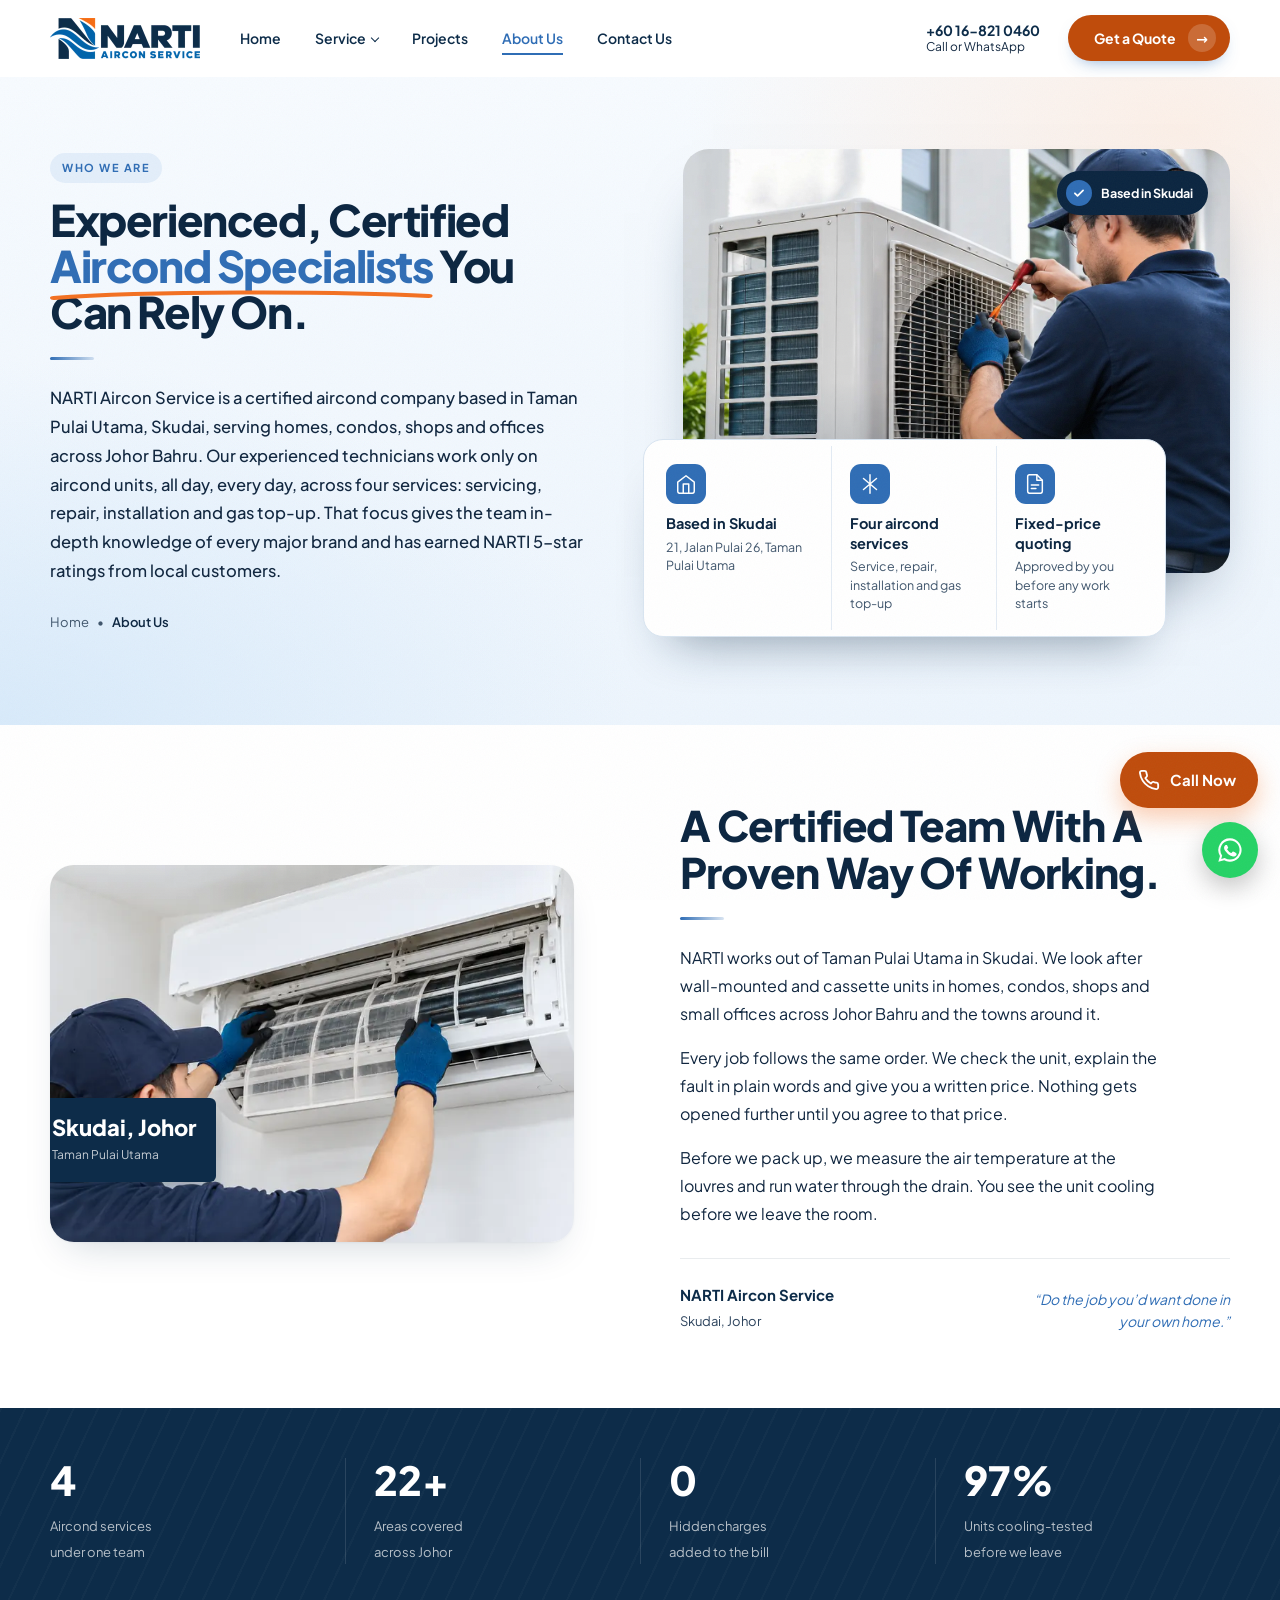
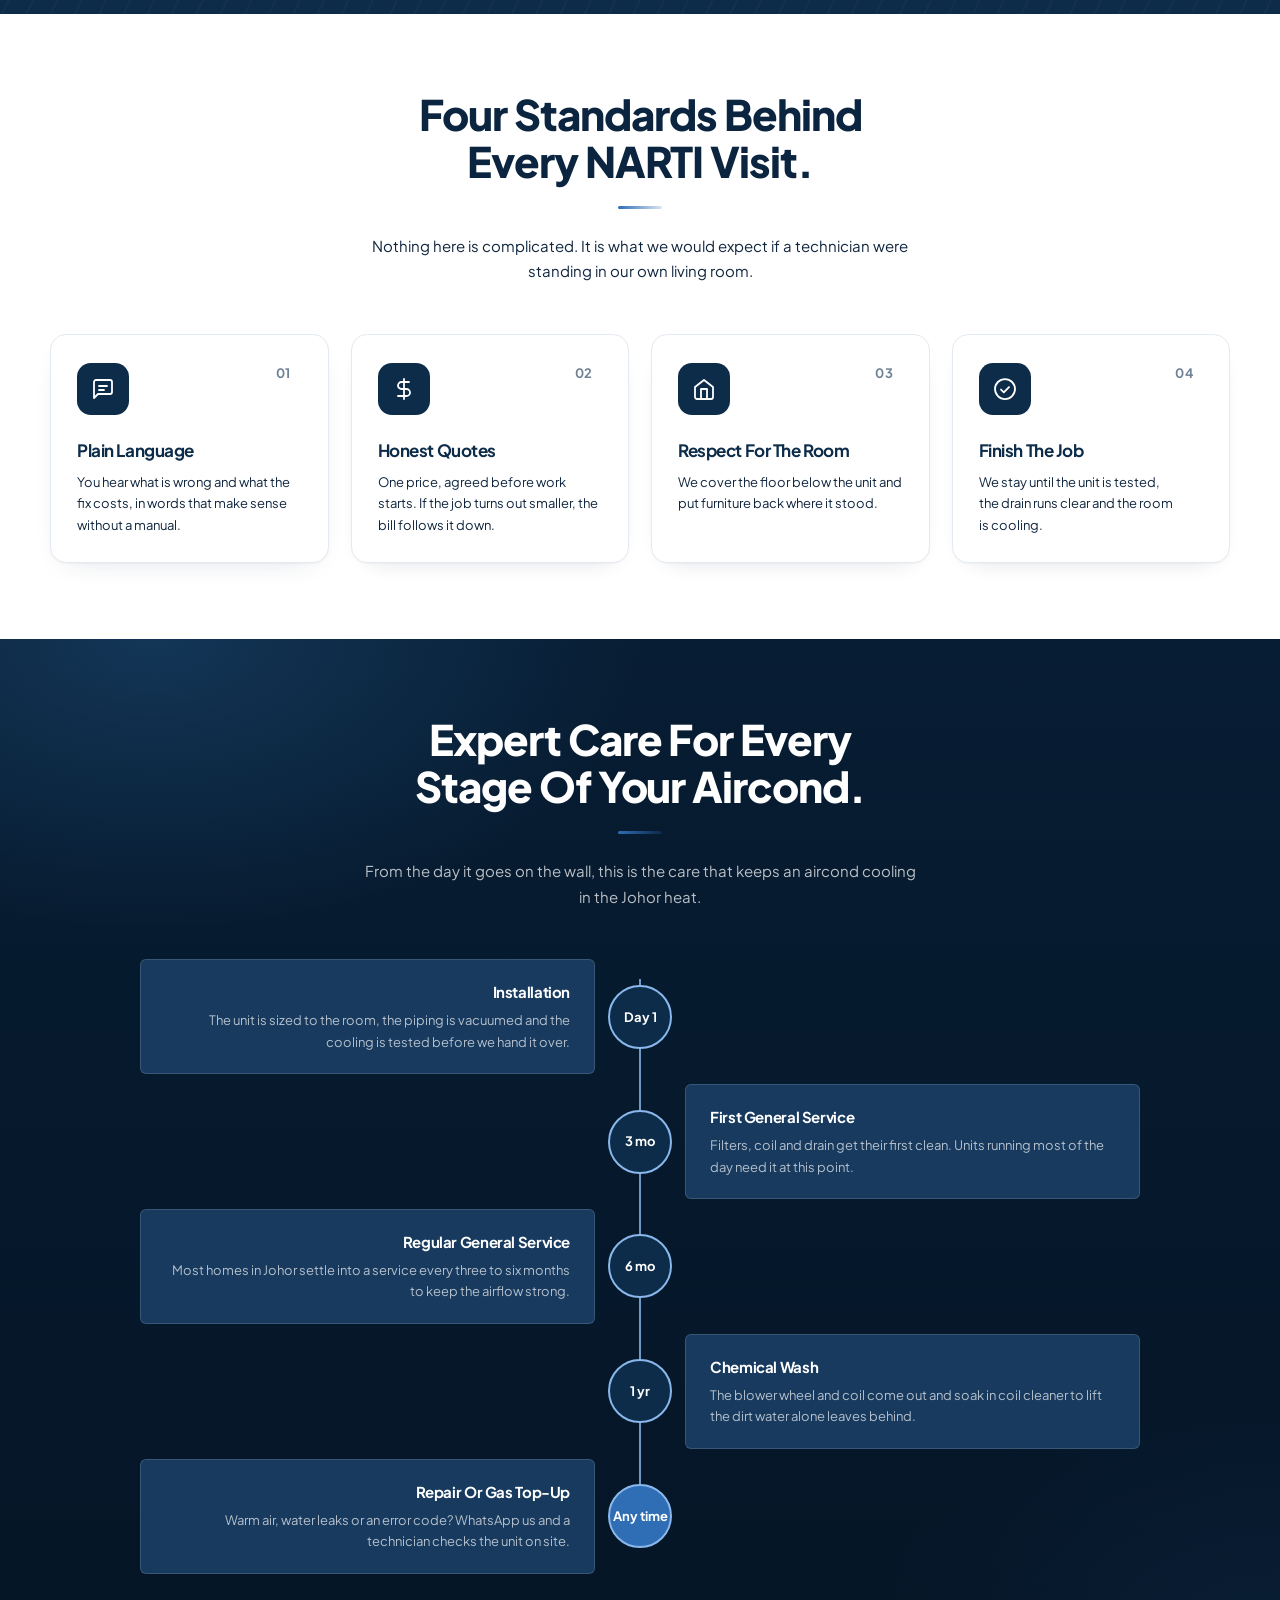
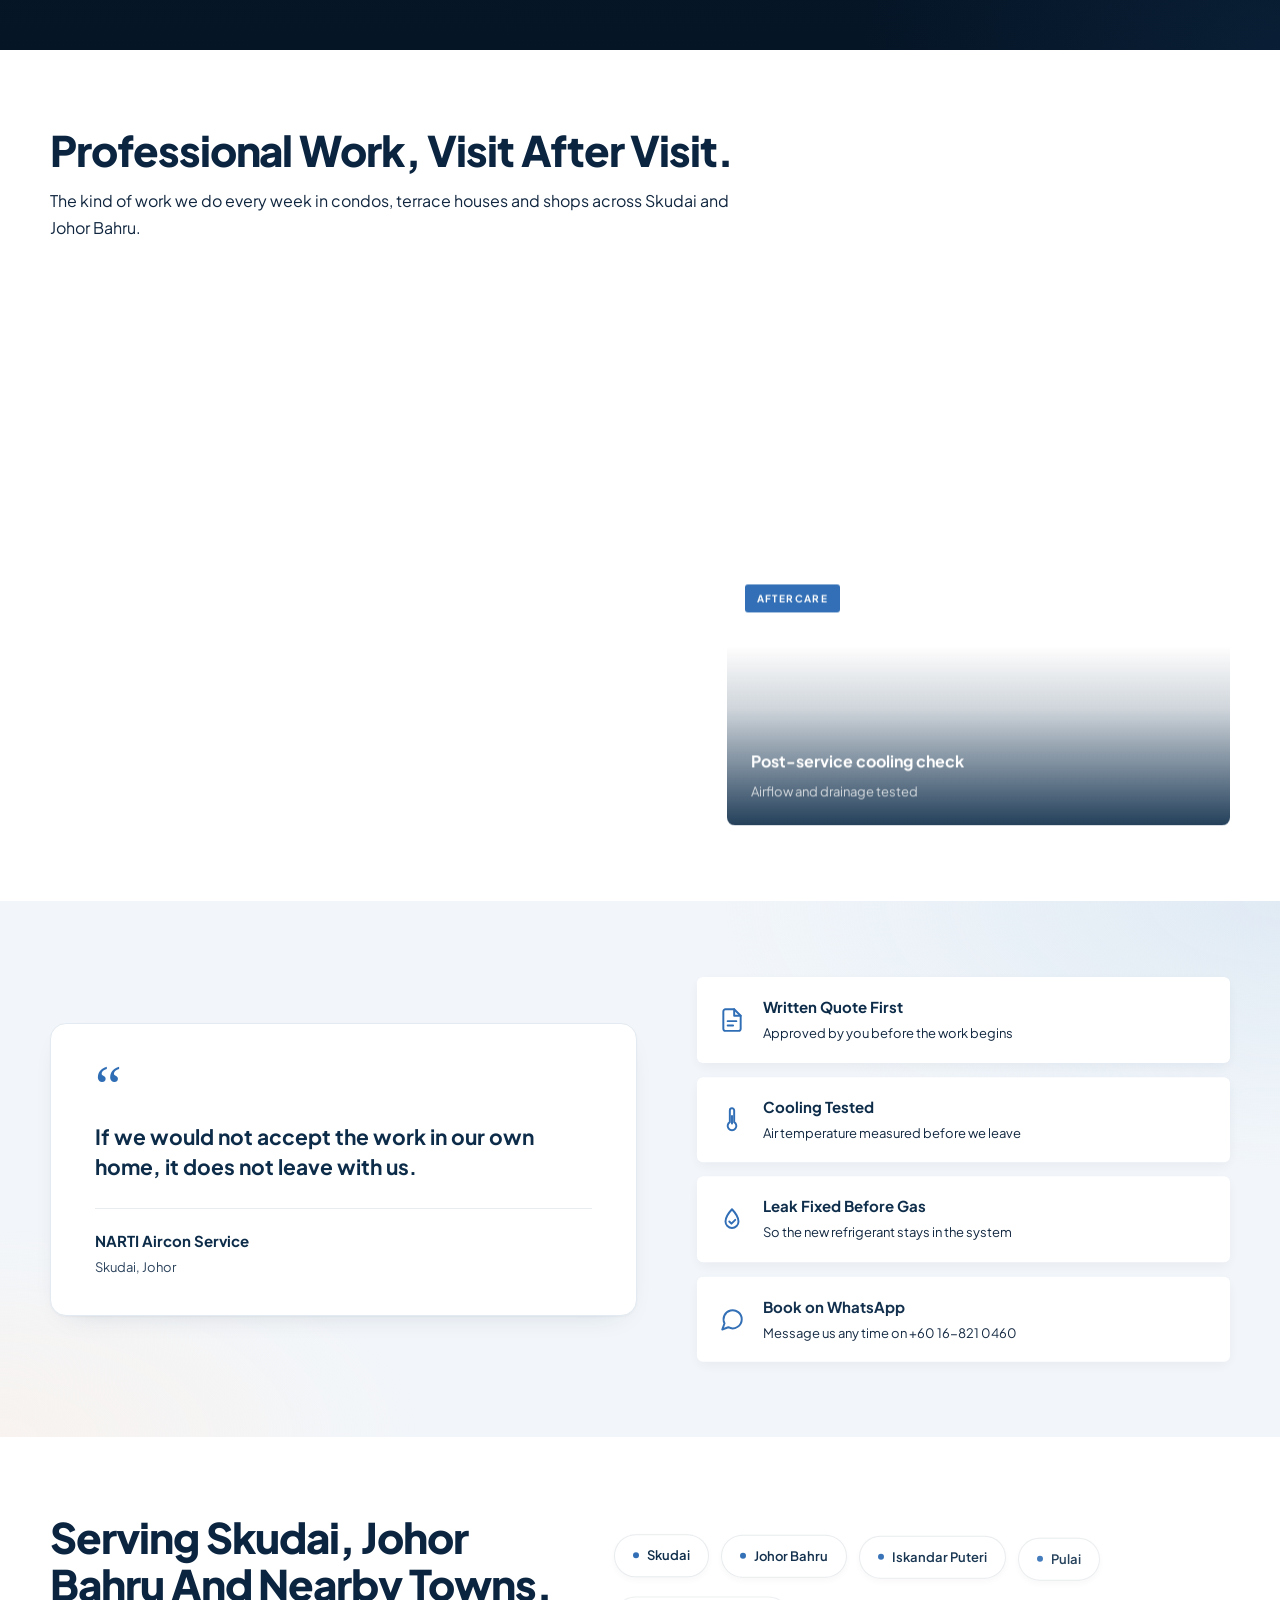
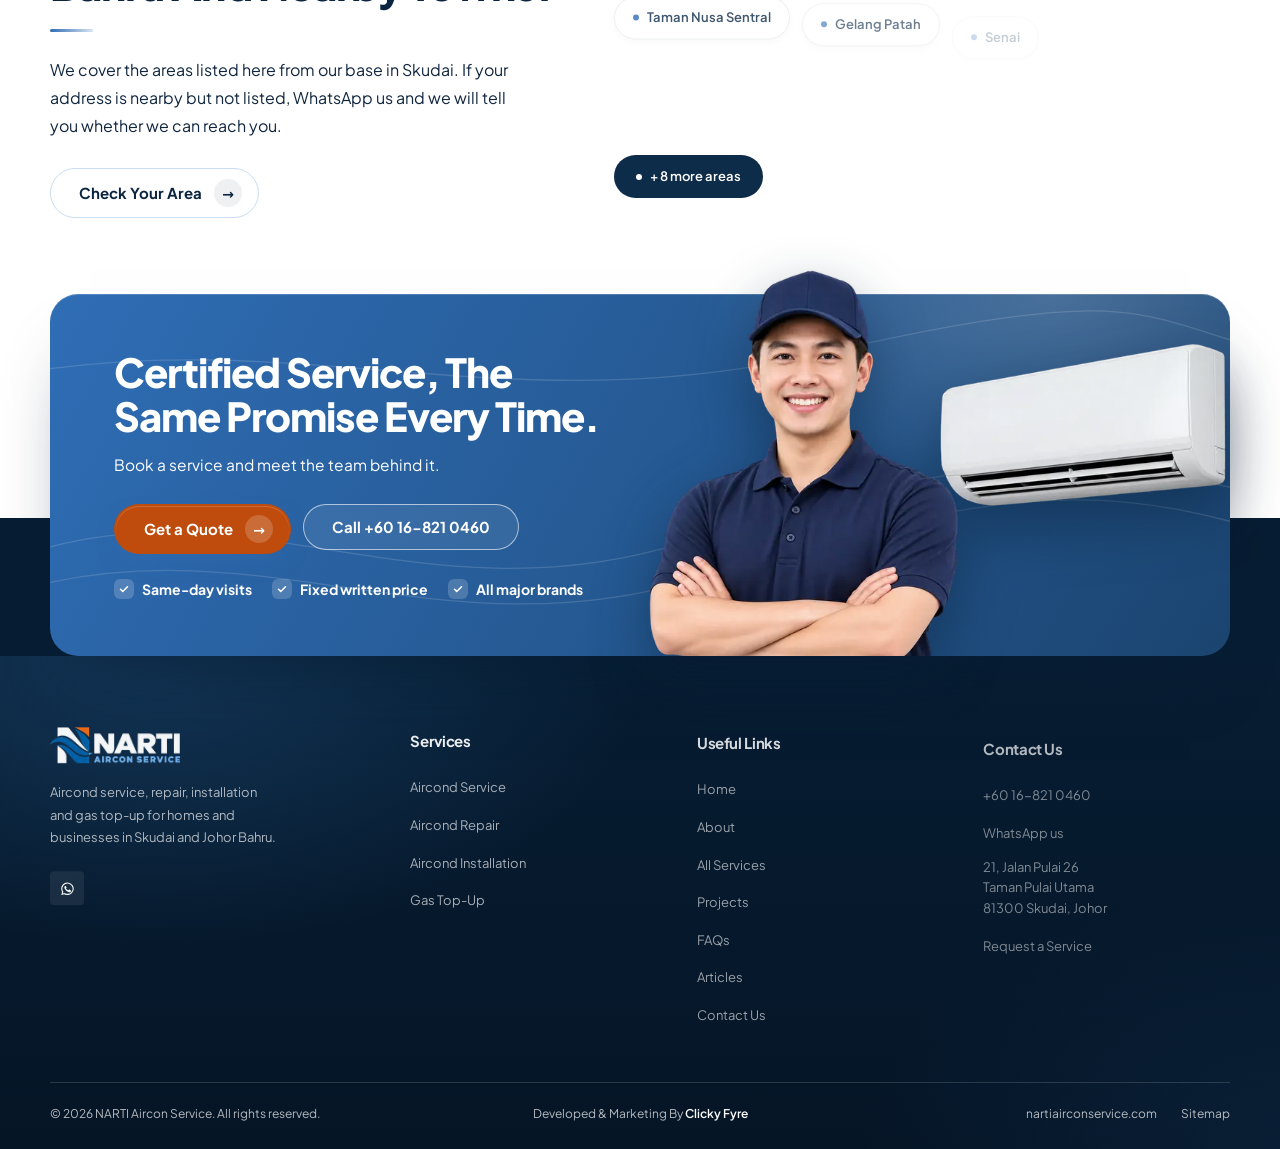
<file: about/index.html>
<!DOCTYPE html>
<html lang="en">
<head>
  <!-- Google Tag Manager -->
  <script>(function(w,d,s,l,i){w[l]=w[l]||[];w[l].push({'gtm.start':
  new Date().getTime(),event:'gtm.js'});var f=d.getElementsByTagName(s)[0],
  j=d.createElement(s),dl=l!='dataLayer'?'&l='+l:'';j.async=true;j.src=
  'https://www.googletagmanager.com/gtm.js?id='+i+dl;f.parentNode.insertBefore(j,f);
  })(window,document,'script','dataLayer','GTM-KTSWL9JF');</script>
  <!-- End Google Tag Manager -->
  <meta charset="UTF-8">
  <meta name="viewport" content="width=device-width, initial-scale=1.0">
  <title>About NARTI Aircon Service | Aircond Team in Skudai, Johor</title>
  <meta name="description" content="NARTI is a local aircond team in Skudai, Johor. Service, repair, installation and gas top-up across Johor Bahru, Iskandar Puteri, Kulai, Pasir Gudang and more.">
  <link rel="canonical" href="https://nartiairconservice.com/about/">
  <meta name="theme-color" content="#0d2c49">

  <meta property="og:type" content="website">
  <meta property="og:site_name" content="NARTI Aircon Service">
  <meta property="og:title" content="About NARTI Aircon Service | Aircond Team in Skudai, Johor">
  <meta property="og:description" content="NARTI is a local aircond team in Skudai, Johor. Service, repair, installation and gas top-up across Johor Bahru, Iskandar Puteri, Kulai, Pasir Gudang and more.">
  <meta property="og:url" content="https://nartiairconservice.com/about/">
  <meta property="og:image" content="https://nartiairconservice.com/assets/images/services/technician-servicing-split-unit.webp">

  <link rel="icon" type="image/png" href="/assets/images/brand/favicon.png">
  <link rel="apple-touch-icon" href="/assets/images/brand/favicon.png">

  <link rel="preload" href="/assets/fonts/plus-jakarta-sans-latin.woff2" as="font" type="font/woff2" crossorigin>

  <link rel="stylesheet" href="/assets/css/style.min.css?v=d55e8b62">

  <script type="application/ld+json">
{
  "@context": "https://schema.org",
  "@graph": [
    {
      "@type": "HVACBusiness",
      "@id": "https://nartiairconservice.com/#business",
      "name": "NARTI Aircon Service",
      "url": "https://nartiairconservice.com/",
      "logo": "https://nartiairconservice.com/assets/images/brand/logo.png",
      "image": "https://nartiairconservice.com/assets/images/hero/technician-with-gauges.webp",
      "telephone": "+60168210460",
      "address": {
        "@type": "PostalAddress",
        "streetAddress": "21, Jalan Pulai 26, Taman Pulai Utama",
        "addressLocality": "Skudai",
        "addressRegion": "Johor",
        "postalCode": "81300",
        "addressCountry": "MY"
      },
      "areaServed": [
        {
          "@type": "Place",
          "name": "Skudai, Johor"
        },
        {
          "@type": "Place",
          "name": "Johor Bahru, Johor"
        },
        {
          "@type": "Place",
          "name": "Iskandar Puteri, Johor"
        },
        {
          "@type": "Place",
          "name": "Pulai, Johor"
        },
        {
          "@type": "Place",
          "name": "Taman Nusa Sentral, Johor"
        },
        {
          "@type": "Place",
          "name": "Gelang Patah, Johor"
        },
        {
          "@type": "Place",
          "name": "Senai, Johor"
        },
        {
          "@type": "Place",
          "name": "Kulai, Johor"
        },
        {
          "@type": "Place",
          "name": "Tampoi, Johor"
        },
        {
          "@type": "Place",
          "name": "Larkin, Johor"
        },
        {
          "@type": "Place",
          "name": "Danga Bay, Johor"
        },
        {
          "@type": "Place",
          "name": "Tebrau, Johor"
        },
        {
          "@type": "Place",
          "name": "Johor Jaya, Johor"
        },
        {
          "@type": "Place",
          "name": "Bandar Dato Onn, Johor"
        },
        {
          "@type": "Place",
          "name": "Pandan City, Johor"
        },
        {
          "@type": "Place",
          "name": "Masai, Johor"
        },
        {
          "@type": "Place",
          "name": "Kota Masai, Johor"
        },
        {
          "@type": "Place",
          "name": "Pasir Gudang, Johor"
        },
        {
          "@type": "Place",
          "name": "Air Biru, Johor"
        },
        {
          "@type": "Place",
          "name": "Ulu Tiram, Johor"
        },
        {
          "@type": "Place",
          "name": "Forest City, Johor"
        },
        {
          "@type": "Place",
          "name": "Pontian, Johor"
        },
        {
          "@type": "Place",
          "name": "Pekan Nanas, Johor"
        }
      ]
    },
    {
      "@type": "AboutPage",
      "url": "https://nartiairconservice.com/about/",
      "name": "About NARTI Aircon Service",
      "about": {
        "@id": "https://nartiairconservice.com/#business"
      }
    },
    {
      "@type": "BreadcrumbList",
      "itemListElement": [
        {
          "@type": "ListItem",
          "position": 1,
          "name": "Home",
          "item": "https://nartiairconservice.com/"
        },
        {
          "@type": "ListItem",
          "position": 2,
          "name": "About Us",
          "item": "https://nartiairconservice.com/about/"
        }
      ]
    }
  ]
}
  </script>
</head>
<body>
  <a class="skip-link" href="#main">Skip to content</a>
  <!-- Google Tag Manager (noscript) -->
  <noscript><iframe src="https://www.googletagmanager.com/ns.html?id=GTM-KTSWL9JF"
  height="0" width="0" style="display:none;visibility:hidden"></iframe></noscript>
  <!-- End Google Tag Manager (noscript) -->

  <!-- ============ HEADER ============ -->
  <header class="header" id="top">
    <div class="container header__inner">
      <a href="/" class="header__logo" aria-label="NARTI Aircon Service home">
        <img src="/assets/images/brand/logo-300.webp" alt="NARTI Aircon Service" width="150" height="41">
      </a>

      <nav class="nav" id="nav" aria-label="Main navigation">
        <ul class="nav__list">
          <li><a href="/" class="nav__link">Home</a></li>
          <li class="nav__item--dropdown">
            <a href="/services/" class="nav__link" aria-haspopup="true">Service <span class="nav__caret" aria-hidden="true"></span></a>
            <ul class="dropdown">
              <li><a href="/aircond-service/">Aircond Service</a></li>
              <li><a href="/aircond-repair/">Aircond Repair</a></li>
              <li><a href="/aircond-installation/">Aircond Installation</a></li>
              <li><a href="/aircond-gas-top-up/">Gas Top-Up</a></li>
            </ul>
          </li>
          <li><a href="/projects/" class="nav__link">Projects</a></li>
          <li><a href="/about/" class="nav__link is-active">About Us</a></li>
          <li><a href="/contact-us/" class="nav__link">Contact Us</a></li>
        </ul>
        <a href="/#request" class="btn btn--primary nav__cta">Get a Quote <span class="btn__arrow">&rarr;</span></a>
      </nav>

      <div class="header__right">
        <a href="tel:+60168210460" class="header__phone">
          <strong>+60 16-821 0460</strong>
          <span>Call or WhatsApp</span>
        </a>
        <a href="/#request" class="btn btn--primary btn--sm">Get a Quote <span class="btn__arrow">&rarr;</span></a>
      </div>

      <button class="nav-toggle" id="navToggle" aria-label="Open menu" aria-expanded="false" aria-controls="nav">
        <span></span><span></span><span></span>
      </button>
    </div>
  </header>

  <main id="main">

    <!-- ============ ABOUT HERO ============ -->
    <section class="about-hero about-hero--light">
      <div class="container about-hero__grid">
        <div class="about-hero__content">
          <p class="eyebrow">Who We Are</p>
          <h1 class="about-hero__title">Experienced, Certified <span class="ah-hl">Aircond Specialists<svg viewBox="0 0 200 12" preserveAspectRatio="none" aria-hidden="true"><path d="M2 9 C 50 2, 150 2, 198 7"/></svg></span> You Can Rely On.</h1>
          <span class="divider"></span>
          <p class="about-hero__text">NARTI Aircon Service is a certified aircond company based in Taman Pulai Utama, Skudai, serving homes, condos, shops and offices across Johor Bahru. Our experienced technicians work only on aircond units, all day, every day, across four services: servicing, repair, installation and gas top-up. That focus gives the team in-depth knowledge of every major brand and has earned NARTI 5-star ratings from local customers.</p>
          <nav class="breadcrumb breadcrumb--dot breadcrumb--bottom" aria-label="Breadcrumb">
            <a href="/">Home</a><span aria-hidden="true">&bull;</span><span aria-current="page">About Us</span>
          </nav>
        </div>
        <div class="ah-visual">
          <div class="ah-photo"><img src="/assets/images/why-us/outdoor-unit-inspection.webp" alt="NARTI technician checking an outdoor aircond unit" width="1200" height="800" srcset="/assets/images/why-us/outdoor-unit-inspection-480.webp 480w, /assets/images/why-us/outdoor-unit-inspection-800.webp 800w, /assets/images/why-us/outdoor-unit-inspection.webp 1200w, /assets/images/why-us/outdoor-unit-inspection-1536.webp 1536w" sizes="100vw" decoding="async"></div>
          <span class="ah-badge"><i><svg viewBox="0 0 24 24" aria-hidden="true"><path d="m5 12.5 4.5 4.5L19 7.5"/></svg></i>Based in Skudai</span>
          <ul class="about-facts">
          <li>
            <svg viewBox="0 0 24 24" aria-hidden="true"><path d="m3 10 9-7 9 7v10a2 2 0 0 1-2 2H5a2 2 0 0 1-2-2z"/><path d="M9 22V12h6v10"/></svg>
            <span><strong>Based in Skudai</strong><span>21, Jalan Pulai 26, Taman Pulai Utama</span></span>
          </li>
          <li>
            <svg viewBox="0 0 24 24" aria-hidden="true"><path d="M12 2v20M4.9 6l14.2 12M19.1 6 4.9 18"/></svg>
            <span><strong>Four aircond services</strong><span>Service, repair, installation and gas top-up</span></span>
          </li>
          <li>
            <svg viewBox="0 0 24 24" aria-hidden="true"><path d="M14 2H6a2 2 0 0 0-2 2v16a2 2 0 0 0 2 2h12a2 2 0 0 0 2-2V8z"/><path d="M14 2v6h6M8 13h8M8 17h5"/></svg>
            <span><strong>Fixed-price quoting</strong><span>Approved by you before any work starts</span></span>
          </li>
        </ul>
        </div>
      </div>
    </section>

    <!-- ============ OUR STORY ============ -->
    <section class="section story tone-white">
      <div class="container story__grid">
        <div class="story__media">
          <img src="/assets/images/about/technician-indoor-filter.webp" alt="NARTI technician cleaning the filter of a wall-mounted aircond" loading="lazy" width="1200" height="800" srcset="/assets/images/about/technician-indoor-filter-480.webp 480w, /assets/images/about/technician-indoor-filter-800.webp 800w, /assets/images/about/technician-indoor-filter.webp 1200w, /assets/images/about/technician-indoor-filter-1536.webp 1536w" sizes="(max-width: 991px) calc(100vw - 32px), 560px" decoding="async">
          <div class="story__badge">
            <strong>Skudai, Johor</strong>
            <span>Taman Pulai Utama</span>
          </div>
        </div>
        <div class="story__content">
          <p class="eyebrow">Our Story</p>
          <h2 class="section-title">A Certified Team With A Proven Way Of Working.</h2>
          <span class="divider"></span>
          <p class="text">NARTI works out of Taman Pulai Utama in Skudai. We look after wall-mounted and cassette units in homes, condos, shops and small offices across Johor Bahru and the towns around it.</p>
          <p class="text">Every job follows the same order. We check the unit, explain the fault in plain words and give you a written price. Nothing gets opened further until you agree to that price.</p>
          <p class="text">Before we pack up, we measure the air temperature at the louvres and run water through the drain. You see the unit cooling before we leave the room.</p>
          <div class="story__sign">
            <div>
              <strong>NARTI Aircon Service</strong>
              <span>Skudai, Johor</span>
            </div>
            <em>&ldquo;Do the job you&rsquo;d want done in your own home.&rdquo;</em>
          </div>
        </div>
      </div>
    </section>

    <!-- ============ STATS ============ -->
    <section class="about-stats" aria-label="NARTI at a glance">
      <div class="container about-stats__grid">
        <div class="about-stat"><span class="about-stat__num">4</span><span class="about-stat__label">Aircond services<br>under one team</span></div>
        <div class="about-stat"><span class="about-stat__num">23<em>+</em></span><span class="about-stat__label">Areas covered<br>across Johor</span></div>
        <div class="about-stat"><span class="about-stat__num">0</span><span class="about-stat__label">Hidden charges<br>added to the bill</span></div>
        <div class="about-stat"><span class="about-stat__num">100<em>%</em></span><span class="about-stat__label">Units cooling-tested<br>before we leave</span></div>
      </div>
    </section>

    <!-- ============ HABITS ============ -->
    <section class="section habits tone-white">
      <div class="container">
        <div class="section-center">
          <p class="eyebrow">What We Stand For</p>
          <h2 class="section-title">Four Standards Behind Every NARTI Visit.</h2>
          <span class="divider divider--center"></span>
          <p class="section-center__text">Nothing here is complicated. It is what we would expect if a technician were standing in our own living room.</p>
        </div>
        <div class="habits__grid">
          <article class="habit">
            <span class="habit__num">01</span>
            <svg class="habit__icon" viewBox="0 0 24 24" aria-hidden="true"><path d="M21 15a2 2 0 0 1-2 2H7l-4 4V5a2 2 0 0 1 2-2h14a2 2 0 0 1 2 2z"/><path d="M8 9h8M8 13h5"/></svg>
            <h3 class="habit__title">Plain Language</h3>
            <p class="habit__text">You hear what is wrong and what the fix costs, in words that make sense without a manual.</p>
          </article>
          <article class="habit">
            <span class="habit__num">02</span>
            <svg class="habit__icon" viewBox="0 0 24 24" aria-hidden="true"><path d="M12 2v20M17 5H9.5a3.5 3.5 0 0 0 0 7h5a3.5 3.5 0 0 1 0 7H6"/></svg>
            <h3 class="habit__title">Honest Quotes</h3>
            <p class="habit__text">One price, agreed before work starts. If the job turns out smaller, the bill follows it down.</p>
          </article>
          <article class="habit">
            <span class="habit__num">03</span>
            <svg class="habit__icon" viewBox="0 0 24 24" aria-hidden="true"><path d="m3 10 9-7 9 7v10a2 2 0 0 1-2 2H5a2 2 0 0 1-2-2z"/><path d="M9 22V12h6v10"/></svg>
            <h3 class="habit__title">Respect For The Room</h3>
            <p class="habit__text">We cover the floor below the unit and put furniture back where it stood.</p>
          </article>
          <article class="habit">
            <span class="habit__num">04</span>
            <svg class="habit__icon" viewBox="0 0 24 24" aria-hidden="true"><circle cx="12" cy="12" r="10"/><path d="m8 12.5 2.8 2.8L16 10"/></svg>
            <h3 class="habit__title">Finish The Job</h3>
            <p class="habit__text">We stay until the unit is tested, the drain runs clear and the room is cooling.</p>
          </article>
        </div>
      </div>
    </section>

    <!-- ============ TIMELINE ============ -->
    <section class="section section--navy timeline">
      <div class="container">
        <div class="section-center">
          <p class="eyebrow">Aircond Care</p>
          <h2 class="section-title">Expert Care For Every Stage Of Your Aircond.</h2>
          <span class="divider divider--center"></span>
          <p class="section-center__text">From the day it goes on the wall, this is the care that keeps an aircond cooling in the Johor heat.</p>
        </div>
        <ol class="tl">
          <li class="tl-item">
            <span class="tl-item__dot">Day 1</span>
            <div class="tl-item__card">
              <h3>Installation</h3>
              <p>The unit is sized to the room, the piping is vacuumed and the cooling is tested before we hand it over.</p>
            </div>
          </li>
          <li class="tl-item">
            <span class="tl-item__dot">3 mo</span>
            <div class="tl-item__card">
              <h3>First General Service</h3>
              <p>Filters, coil and drain get their first clean. Units running most of the day need it at this point.</p>
            </div>
          </li>
          <li class="tl-item">
            <span class="tl-item__dot">6 mo</span>
            <div class="tl-item__card">
              <h3>Regular General Service</h3>
              <p>Most homes in Johor settle into a service every three to six months to keep the airflow strong.</p>
            </div>
          </li>
          <li class="tl-item">
            <span class="tl-item__dot">1 yr</span>
            <div class="tl-item__card">
              <h3>Chemical Wash</h3>
              <p>The blower wheel and coil come out and soak in coil cleaner to lift the dirt water alone leaves behind.</p>
            </div>
          </li>
          <li class="tl-item tl-item--now">
            <span class="tl-item__dot">Any time</span>
            <div class="tl-item__card">
              <h3>Repair Or Gas Top-Up</h3>
              <p>Warm air, water leaks or an error code? WhatsApp us and a technician checks the unit on site.</p>
            </div>
          </li>
        </ol>
      </div>
    </section>

    <!-- ============ WORK ============ -->
    <section class="section work-up-close tone-white">
      <div class="container">
        <div class="section-head">
          <div>
            <p class="eyebrow">Our Work, Up Close</p>
            <h2 class="section-title">Professional Work, Visit After Visit.</h2>
          </div>
          <p class="section-head__text">The kind of work we do every week in condos, terrace houses and shops across Skudai and Johor Bahru.</p>
        </div>
        <div class="work-tiles">
          <figure class="work-tile work-tile--large">
            <img src="/assets/images/about/outdoor-unit-repair.webp" alt="Technician servicing an outdoor condenser unit" loading="lazy" width="1200" height="800" srcset="/assets/images/about/outdoor-unit-repair-480.webp 480w, /assets/images/about/outdoor-unit-repair-800.webp 800w, /assets/images/about/outdoor-unit-repair.webp 1200w, /assets/images/about/outdoor-unit-repair-1536.webp 1536w" sizes="(max-width: 640px) calc(100vw - 32px), (max-width: 991px) 90vw, 640px" decoding="async">
            <span class="work-tile__tag">Servicing</span>
            <figcaption>
              <strong>Outdoor condenser service</strong>
              <span>Coil clean and gas pressure check</span>
            </figcaption>
          </figure>
          <figure class="work-tile ">
            <img src="/assets/images/faq/living-room-aircond.webp" alt="Wall-mounted aircond installed in a living room" loading="lazy" width="1200" height="800" srcset="/assets/images/faq/living-room-aircond-480.webp 480w, /assets/images/faq/living-room-aircond-800.webp 800w, /assets/images/faq/living-room-aircond.webp 1200w, /assets/images/faq/living-room-aircond-1536.webp 1536w" sizes="(max-width: 640px) calc(100vw - 32px), (max-width: 991px) 90vw, 640px" decoding="async">
            <span class="work-tile__tag">Installation</span>
            <figcaption>
              <strong>Living hall installation</strong>
              <span>Wall unit with neat, concealed trunking</span>
            </figcaption>
          </figure>
          <figure class="work-tile ">
            <img src="/assets/images/about/living-room-city-view.webp" alt="Bright living room after an aircond service" loading="lazy" width="1200" height="800" srcset="/assets/images/about/living-room-city-view-480.webp 480w, /assets/images/about/living-room-city-view-800.webp 800w, /assets/images/about/living-room-city-view.webp 1200w, /assets/images/about/living-room-city-view-1536.webp 1536w" sizes="(max-width: 640px) calc(100vw - 32px), (max-width: 991px) 90vw, 640px" decoding="async">
            <span class="work-tile__tag">Aftercare</span>
            <figcaption>
              <strong>Post-service cooling check</strong>
              <span>Airflow and drainage tested</span>
            </figcaption>
          </figure>
        </div>
      </div>
    </section>

    <!-- ============ PROMISE ============ -->
    <section class="section promise tone-ice">
      <div class="container promise__grid">
        <blockquote class="promise-card">
          <span class="promise-card__mark" aria-hidden="true">&ldquo;</span>
          <p class="eyebrow">Our Promise</p>
          <p class="promise-card__quote">If we would not accept the work in our own home, it does not leave with us.</p>
          <footer>
            <strong>NARTI Aircon Service</strong>
            <span>Skudai, Johor</span>
          </footer>
        </blockquote>
        <ul class="promise-list">
          <li class="promise-item">
            <svg viewBox="0 0 24 24" aria-hidden="true"><path d="M14 2H6a2 2 0 0 0-2 2v16a2 2 0 0 0 2 2h12a2 2 0 0 0 2-2V8z"/><path d="M14 2v6h6M8 13h8M8 17h5"/></svg>
            <span><strong>Written Quote First</strong><span>Approved by you before the work begins</span></span>
          </li>
          <li class="promise-item">
            <svg viewBox="0 0 24 24" aria-hidden="true"><path d="M14 14.8V4a2 2 0 1 0-4 0v10.8a4 4 0 1 0 4 0z"/><path d="M12 9v7"/></svg>
            <span><strong>Cooling Tested</strong><span>Air temperature measured before we leave</span></span>
          </li>
          <li class="promise-item">
            <svg viewBox="0 0 24 24" aria-hidden="true"><path d="M12 2.7s6 6.4 6 11.3a6 6 0 0 1-12 0c0-4.9 6-11.3 6-11.3z"/><path d="m9.5 14 2 2 3.5-3.5"/></svg>
            <span><strong>Leak Fixed Before Gas</strong><span>So the new refrigerant stays in the system</span></span>
          </li>
          <li class="promise-item">
            <svg viewBox="0 0 24 24" aria-hidden="true"><path d="M21 11.5a8.4 8.4 0 0 1-12.4 7.4L3 21l2.1-5.6A8.4 8.4 0 1 1 21 11.5z"/></svg>
            <span><strong>Book on WhatsApp</strong><span>Message us any time on +60 16-821 0460</span></span>
          </li>
        </ul>
      </div>
    </section>

    <!-- ============ AREAS ============ -->
    <section class="section areas tone-white" id="areas">
      <div class="container areas__grid">
        <div class="areas__content">
          <p class="eyebrow">Where We Work</p>
          <h2 class="section-title">Serving Skudai, Johor Bahru And Nearby Towns.</h2>
          <span class="divider"></span>
          <p class="text">We cover the areas listed here from our base in Skudai. If your address is nearby but not listed, WhatsApp us and we will tell you whether we can reach you.</p>
          <a href="https://wa.me/60168210460?text=Hi%20NARTI%2C%20can%20you%20service%20my%20area%3F%20My%20address%20is%3A%20" class="btn btn--outline" target="_blank" rel="noopener">Check Your Area <span class="btn__arrow">&rarr;</span></a>
        </div>
        <div class="areas__chips">
          <ul class="area-list" id="areaList">
            <li class="area-chip">Skudai</li>
            <li class="area-chip">Johor Bahru</li>
            <li class="area-chip">Iskandar Puteri</li>
            <li class="area-chip">Pulai</li>
            <li class="area-chip">Taman Nusa Sentral</li>
            <li class="area-chip">Gelang Patah</li>
            <li class="area-chip">Senai</li>
            <li class="area-chip">Kulai</li>
            <li class="area-chip">Tampoi</li>
            <li class="area-chip">Larkin</li>
            <li class="area-chip">Danga Bay</li>
            <li class="area-chip">Tebrau</li>
            <li class="area-chip">Johor Jaya</li>
            <li class="area-chip">Bandar Dato Onn</li>
            <li class="area-chip">Pandan City</li>
            <li class="area-chip area-chip--extra">Masai</li>
            <li class="area-chip area-chip--extra">Kota Masai</li>
            <li class="area-chip area-chip--extra">Pasir Gudang</li>
            <li class="area-chip area-chip--extra">Air Biru</li>
            <li class="area-chip area-chip--extra">Ulu Tiram</li>
            <li class="area-chip area-chip--extra">Forest City</li>
            <li class="area-chip area-chip--extra">Pontian</li>
            <li class="area-chip area-chip--extra">Pekan Nanas</li>
          </ul>
          <button type="button" class="area-more" id="areaMore" aria-expanded="false" aria-controls="areaList">+ 8 more areas</button>
        </div>
      </div>
    </section>

    <!-- ============ CTA ============ -->
    <section class="cta cta--card">
      <div class="container">
        <div class="cta-card">
          <div class="cta-card__bg" aria-hidden="true">
            <svg viewBox="0 0 1200 420" preserveAspectRatio="none"><path d="M-20 300 C 200 220, 380 380, 640 290 S 1020 170, 1220 230"/><path d="M-20 340 C 220 270, 400 420, 660 330 S 1040 210, 1220 270"/><path d="M-20 90 C 260 40, 470 150, 780 70 S 1100 20, 1220 60"/></svg>
          </div>
          <div class="cta-card__content">
            <h2 class="cta__title">Certified Service, The Same Promise Every Time.</h2>
            <p class="cta__text">Book a service and meet the team behind it.</p>
            <div class="cta-card__actions">
              <a href="https://wa.me/60168210460?text=Hi%20NARTI%2C%20I%20would%20like%20to%20book%20an%20aircond%20service." class="btn btn--primary" target="_blank" rel="noopener">Get a Quote <span class="btn__arrow">&rarr;</span></a>
              <a href="tel:+60168210460" class="btn btn--ghost">Call +60 16-821 0460</a>
            </div>
            <ul class="cta-card__points"><li><svg viewBox="0 0 24 24" aria-hidden="true"><path d="m5 12.5 4.5 4.5L19 7.5"/></svg>Same-day visits</li><li><svg viewBox="0 0 24 24" aria-hidden="true"><path d="m5 12.5 4.5 4.5L19 7.5"/></svg>Fixed written price</li><li><svg viewBox="0 0 24 24" aria-hidden="true"><path d="m5 12.5 4.5 4.5L19 7.5"/></svg>All major brands</li></ul>
          </div>
          <div class="cta-card__media" aria-hidden="true">
            <img src="/assets/images/cta/technician-arms-crossed-800.webp" alt="" loading="lazy" width="1200" height="800">
          </div>
        </div>
      </div>
    </section>

  </main>

  <!-- ============ FOOTER ============ -->
  <footer class="footer" id="footer">
    <div class="container footer__grid">
      <div class="footer__brand">
        <img src="/assets/images/brand/logo-white-300.webp" alt="NARTI Aircon Service" width="150" height="41">
        <p>Aircond service, repair, installation<br>and gas top-up for homes and<br>businesses in Skudai and Johor Bahru.</p>
        <div class="socials">
          <a href="https://wa.me/60168210460?text=Hi%20NARTI%2C%20I%20would%20like%20to%20book%20an%20aircond%20service." aria-label="WhatsApp" target="_blank" rel="noopener"><svg viewBox="0 0 24 24"><path d="M12 2a10 10 0 0 0-8.6 15.1L2 22l5-1.3A10 10 0 1 0 12 2zm0 18.2a8.2 8.2 0 0 1-4.2-1.1l-.3-.2-3 .8.8-2.9-.2-.3A8.2 8.2 0 1 1 12 20.2zm4.5-6.1c-.2-.1-1.5-.7-1.7-.8-.2-.1-.4-.1-.6.1l-.8 1c-.1.2-.3.2-.5.1a6.7 6.7 0 0 1-3.3-2.9c-.3-.4.3-.4.8-1.3.1-.2 0-.3 0-.4l-.8-1.8c-.2-.5-.4-.4-.6-.4h-.5a1 1 0 0 0-.7.3 3 3 0 0 0-.9 2.2 5.2 5.2 0 0 0 1.1 2.7 11.8 11.8 0 0 0 4.5 4c1.7.7 2.3.8 3.2.6a2.7 2.7 0 0 0 1.8-1.2 2.2 2.2 0 0 0 .1-1.3c0-.1-.2-.2-.4-.3z"/></svg></a>
        </div>
      </div>

      <div class="footer__col">
        <h3>Services</h3>
        <ul>
          <li><a href="/aircond-service/">Aircond Service</a></li>
          <li><a href="/aircond-repair/">Aircond Repair</a></li>
          <li><a href="/aircond-installation/">Aircond Installation</a></li>
          <li><a href="/aircond-gas-top-up/">Gas Top-Up</a></li>
        </ul>
      </div>

      <div class="footer__col">
        <h3>Useful Links</h3>
        <ul>
          <li><a href="/">Home</a></li>
          <li><a href="/about/">About</a></li>
          <li><a href="/services/">All Services</a></li>
          <li><a href="/projects/">Projects</a></li>
          <li><a href="/#faqs">FAQs</a></li>
          <li><a href="/#articles">Articles</a></li>
          <li><a href="/contact-us/">Contact Us</a></li>
        </ul>
      </div>

      <div class="footer__col">
        <h3>Contact Us</h3>
        <ul class="footer__contact">
          <li><a href="tel:+60168210460">+60 16-821 0460</a></li>
          <li><a href="https://wa.me/60168210460?text=Hi%20NARTI%2C%20I%20would%20like%20to%20book%20an%20aircond%20service." target="_blank" rel="noopener">WhatsApp us</a></li>
          <li><a href="https://www.google.com/maps/search/?api=1&query=21+Jalan+Pulai+26+Taman+Pulai+Utama+81300+Skudai+Johor" target="_blank" rel="noopener">21, Jalan Pulai 26<br>Taman Pulai Utama<br>81300 Skudai, Johor</a></li>
          <li><a href="/#request">Request a Service</a></li>
        </ul>
      </div>
    </div>

    <div class="container footer__bottom">
      <p>&copy; <span id="year">2026</span> NARTI Aircon Service. All rights reserved.</p>
      <p class="footer__credit">Developed &amp; Marketing By <a href="http://clickyfyre.com/" target="_blank" rel="noopener">Clicky Fyre</a></p>
      <ul>
        <li><a href="/">nartiairconservice.com</a></li>
        <li><a href="/sitemap.xml">Sitemap</a></li>
      </ul>
    </div>
  </footer>

  <a href="tel:+60168210460" class="call-float" aria-label="Call NARTI now on +60 16-821 0460">
    <svg viewBox="0 0 24 24" aria-hidden="true"><path d="M22 16.9v3a2 2 0 0 1-2.2 2 19.8 19.8 0 0 1-8.6-3.1 19.5 19.5 0 0 1-6-6A19.8 19.8 0 0 1 2.1 4.2 2 2 0 0 1 4.1 2h3a2 2 0 0 1 2 1.7c.1 1 .4 1.9.7 2.8a2 2 0 0 1-.5 2.1L8 9.9a16 16 0 0 0 6 6l1.3-1.3a2 2 0 0 1 2.1-.4c.9.3 1.8.6 2.8.7a2 2 0 0 1 1.7 2z"/></svg>
    <span class="call-float__label">Call Now</span>
  </a>

  <a href="https://wa.me/60168210460?text=Hi%20NARTI%2C%20I%20would%20like%20to%20book%20an%20aircond%20service." class="wa-float" target="_blank" rel="noopener" aria-label="Chat with NARTI on WhatsApp">
    <svg viewBox="0 0 24 24" aria-hidden="true"><path d="M12 2a10 10 0 0 0-8.6 15.1L2 22l5-1.3A10 10 0 1 0 12 2zm0 18.2a8.2 8.2 0 0 1-4.2-1.1l-.3-.2-3 .8.8-2.9-.2-.3A8.2 8.2 0 1 1 12 20.2zm4.5-6.1c-.2-.1-1.5-.7-1.7-.8-.2-.1-.4-.1-.6.1l-.8 1c-.1.2-.3.2-.5.1a6.7 6.7 0 0 1-3.3-2.9c-.3-.4.3-.4.8-1.3.1-.2 0-.3 0-.4l-.8-1.8c-.2-.5-.4-.4-.6-.4h-.5a1 1 0 0 0-.7.3 3 3 0 0 0-.9 2.2 5.2 5.2 0 0 0 1.1 2.7 11.8 11.8 0 0 0 4.5 4c1.7.7 2.3.8 3.2.6a2.7 2.7 0 0 0 1.8-1.2 2.2 2.2 0 0 0 .1-1.3c0-.1-.2-.2-.4-.3z"/></svg>
  </a>

  <script src="/assets/js/vendor/gsap.min.js?v=3.13.0" defer></script>
  <script src="/assets/js/vendor/ScrollTrigger.min.js?v=3.13.0" defer></script>
  <script src="/assets/js/reviews.js?v=065417a0" defer></script>
  <script src="/assets/js/main.js?v=835a7bea" defer></script>
  <script src="/assets/js/motion.js?v=25cc5ae0" defer></script>
</body>
</html>
</file>
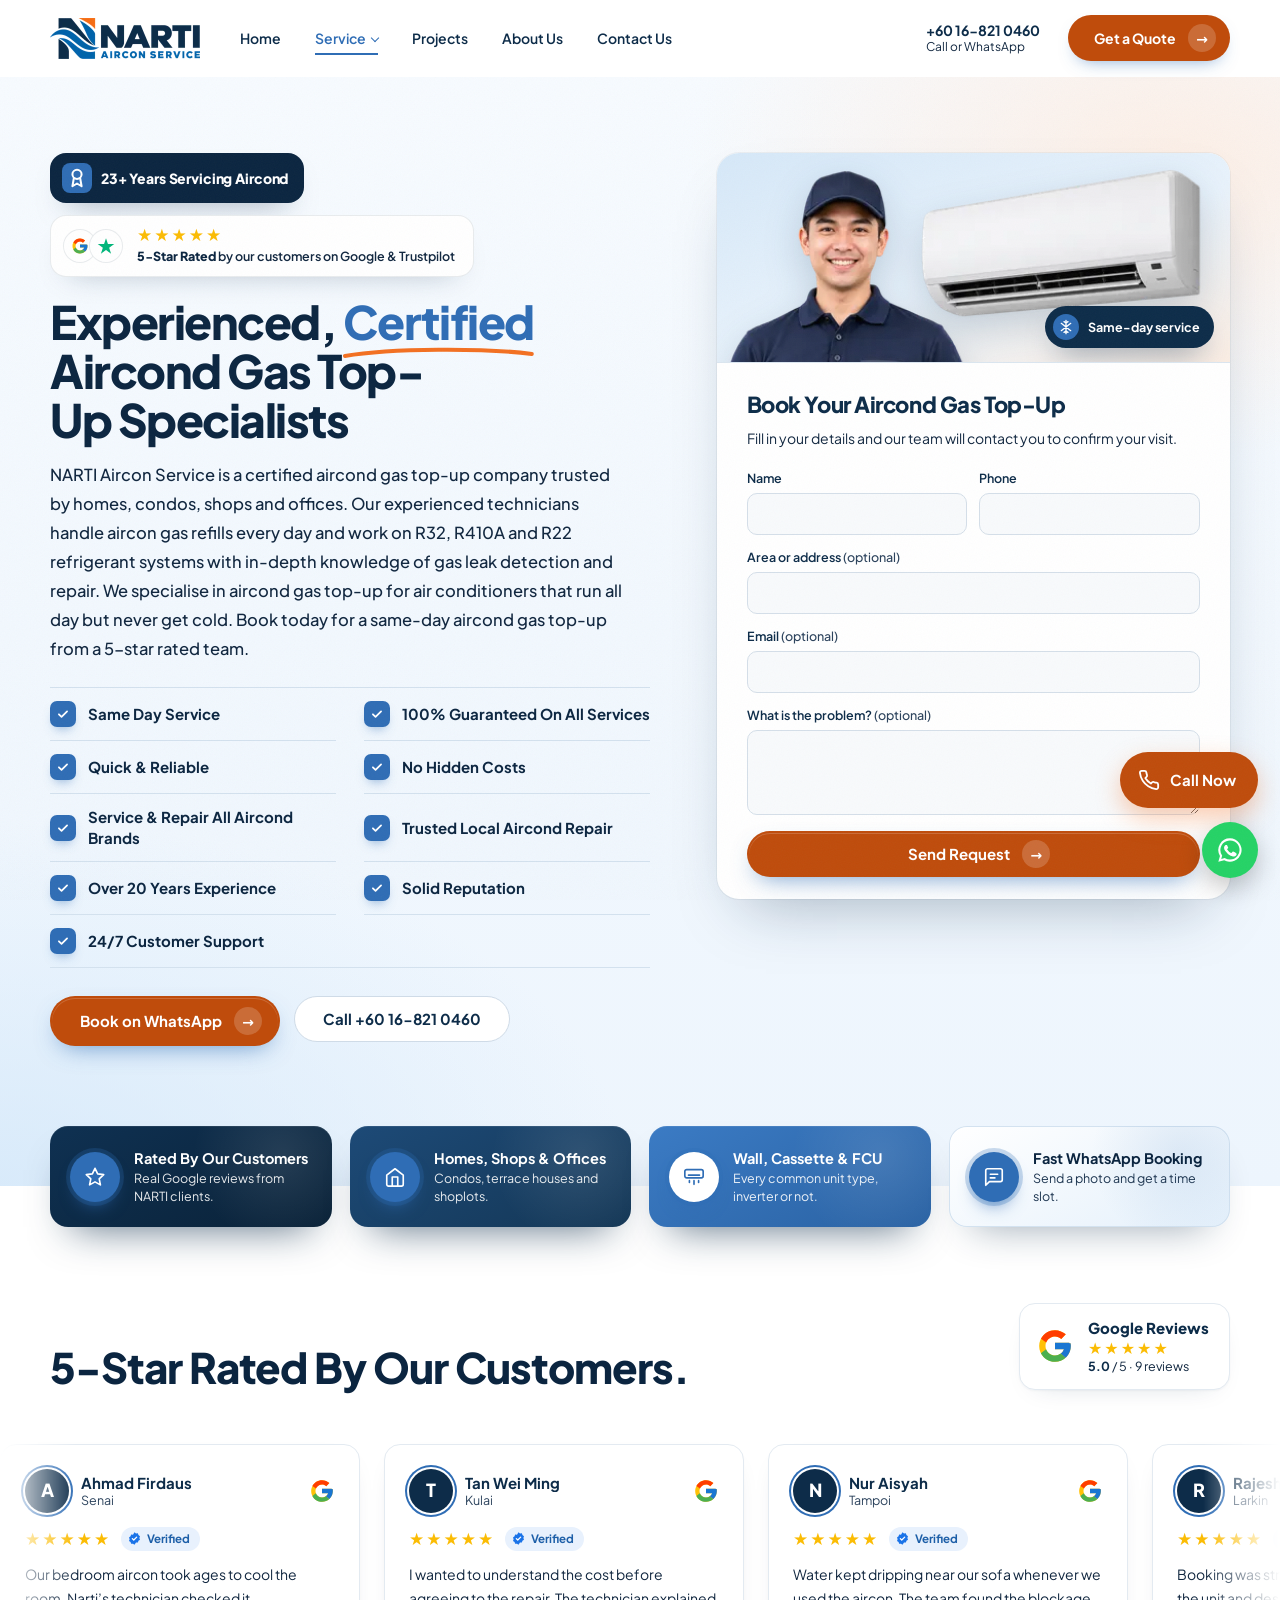
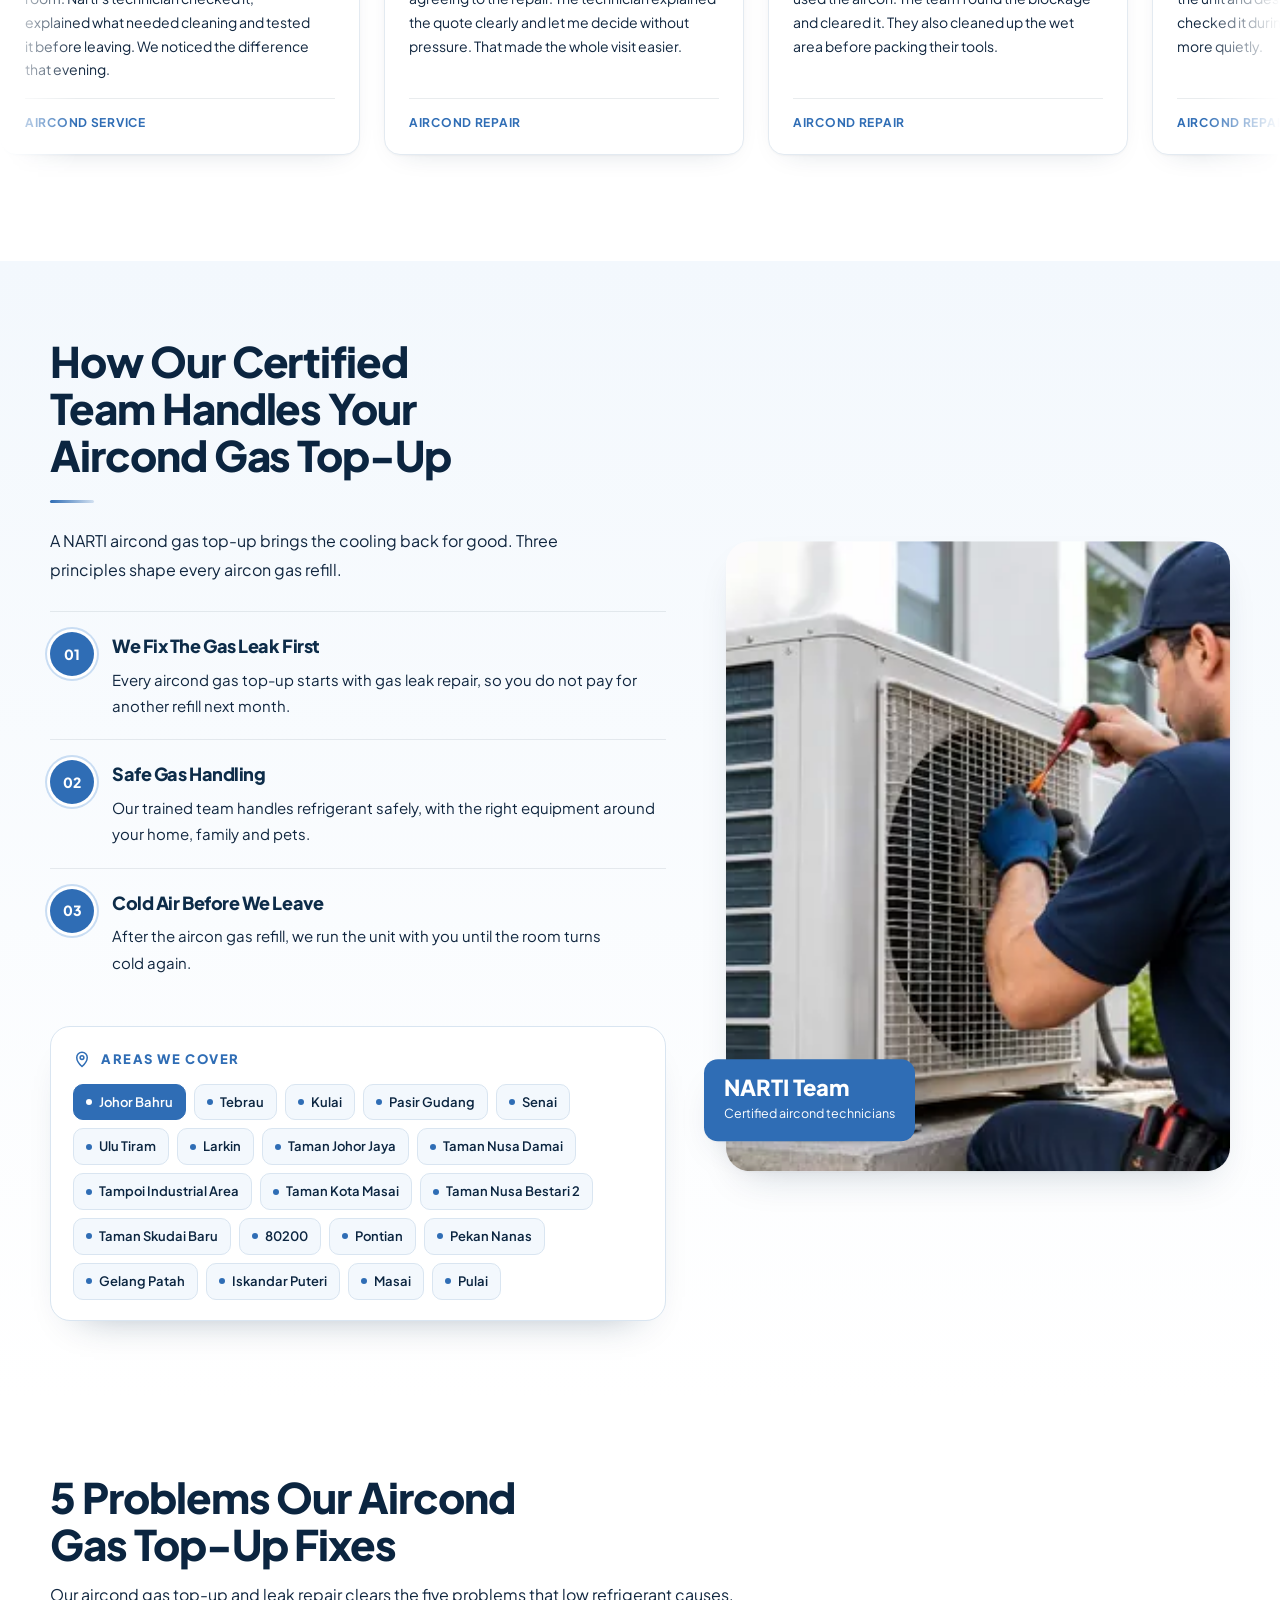
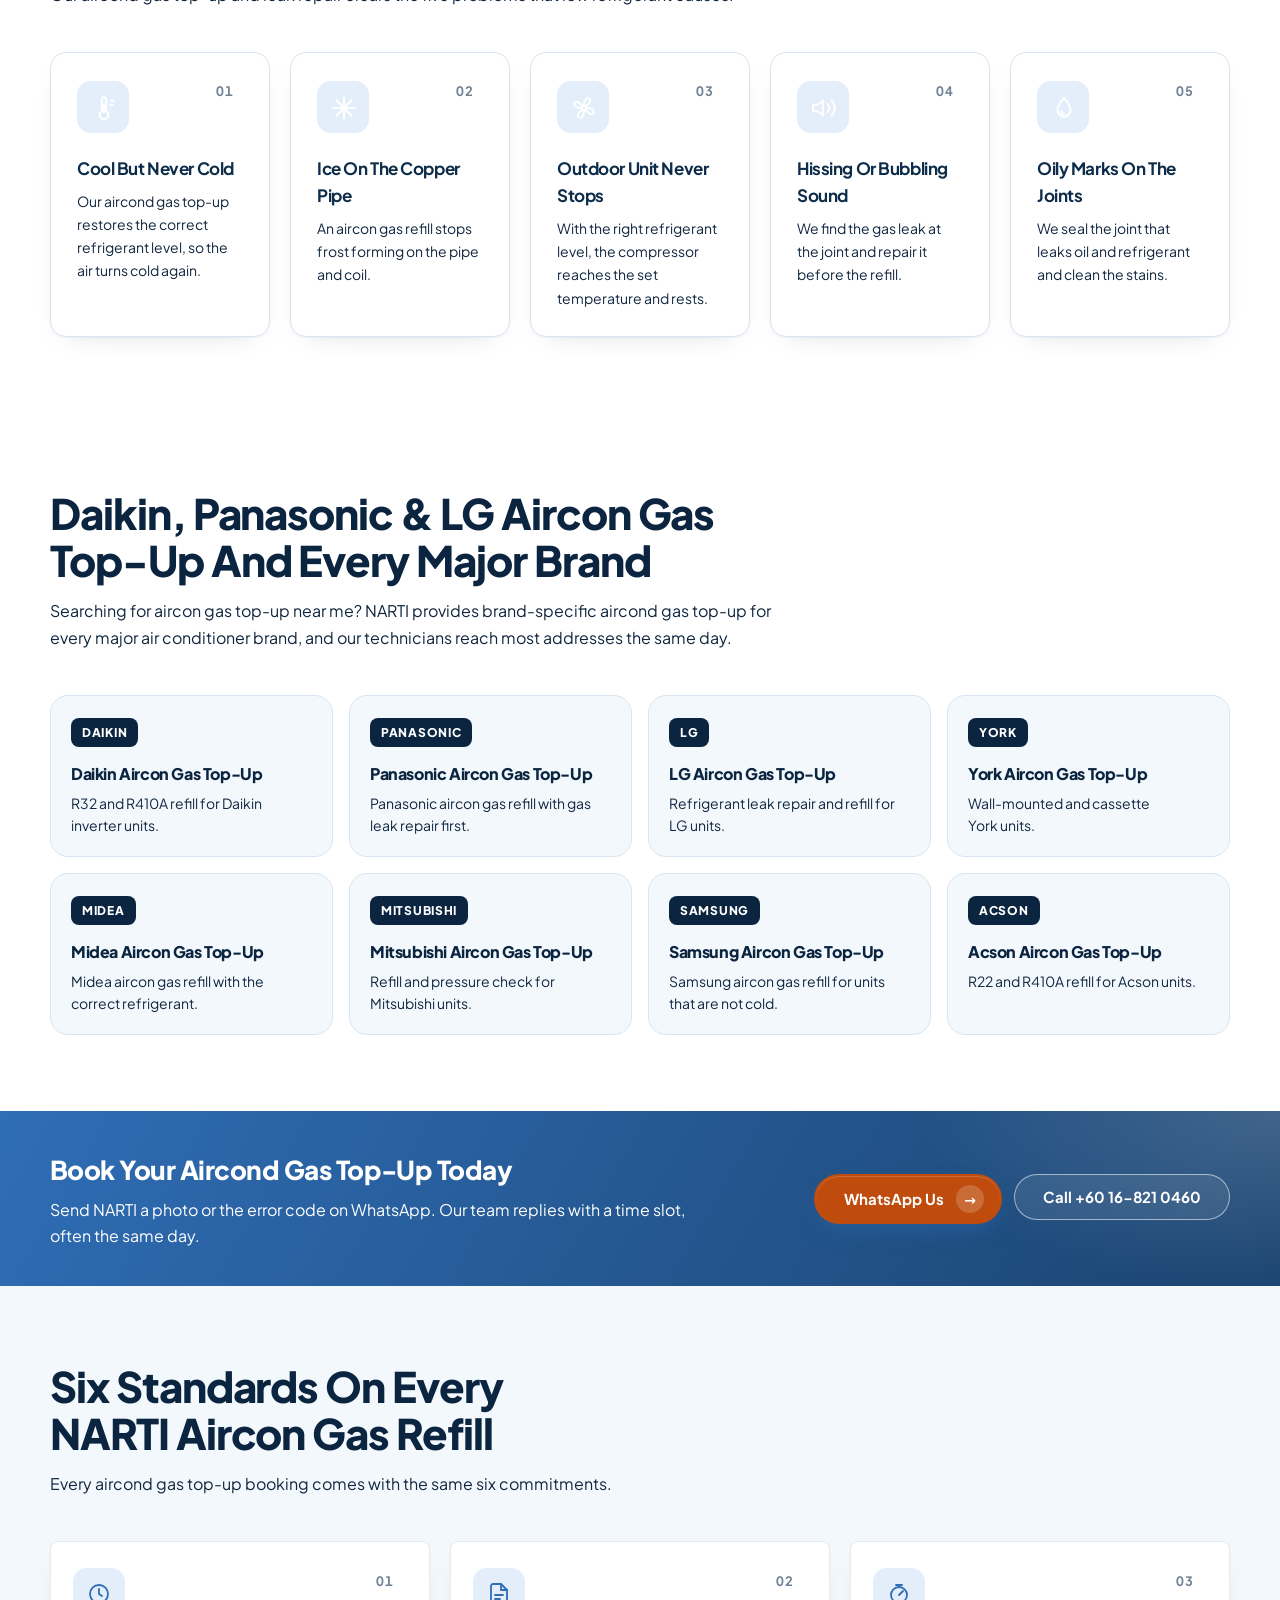
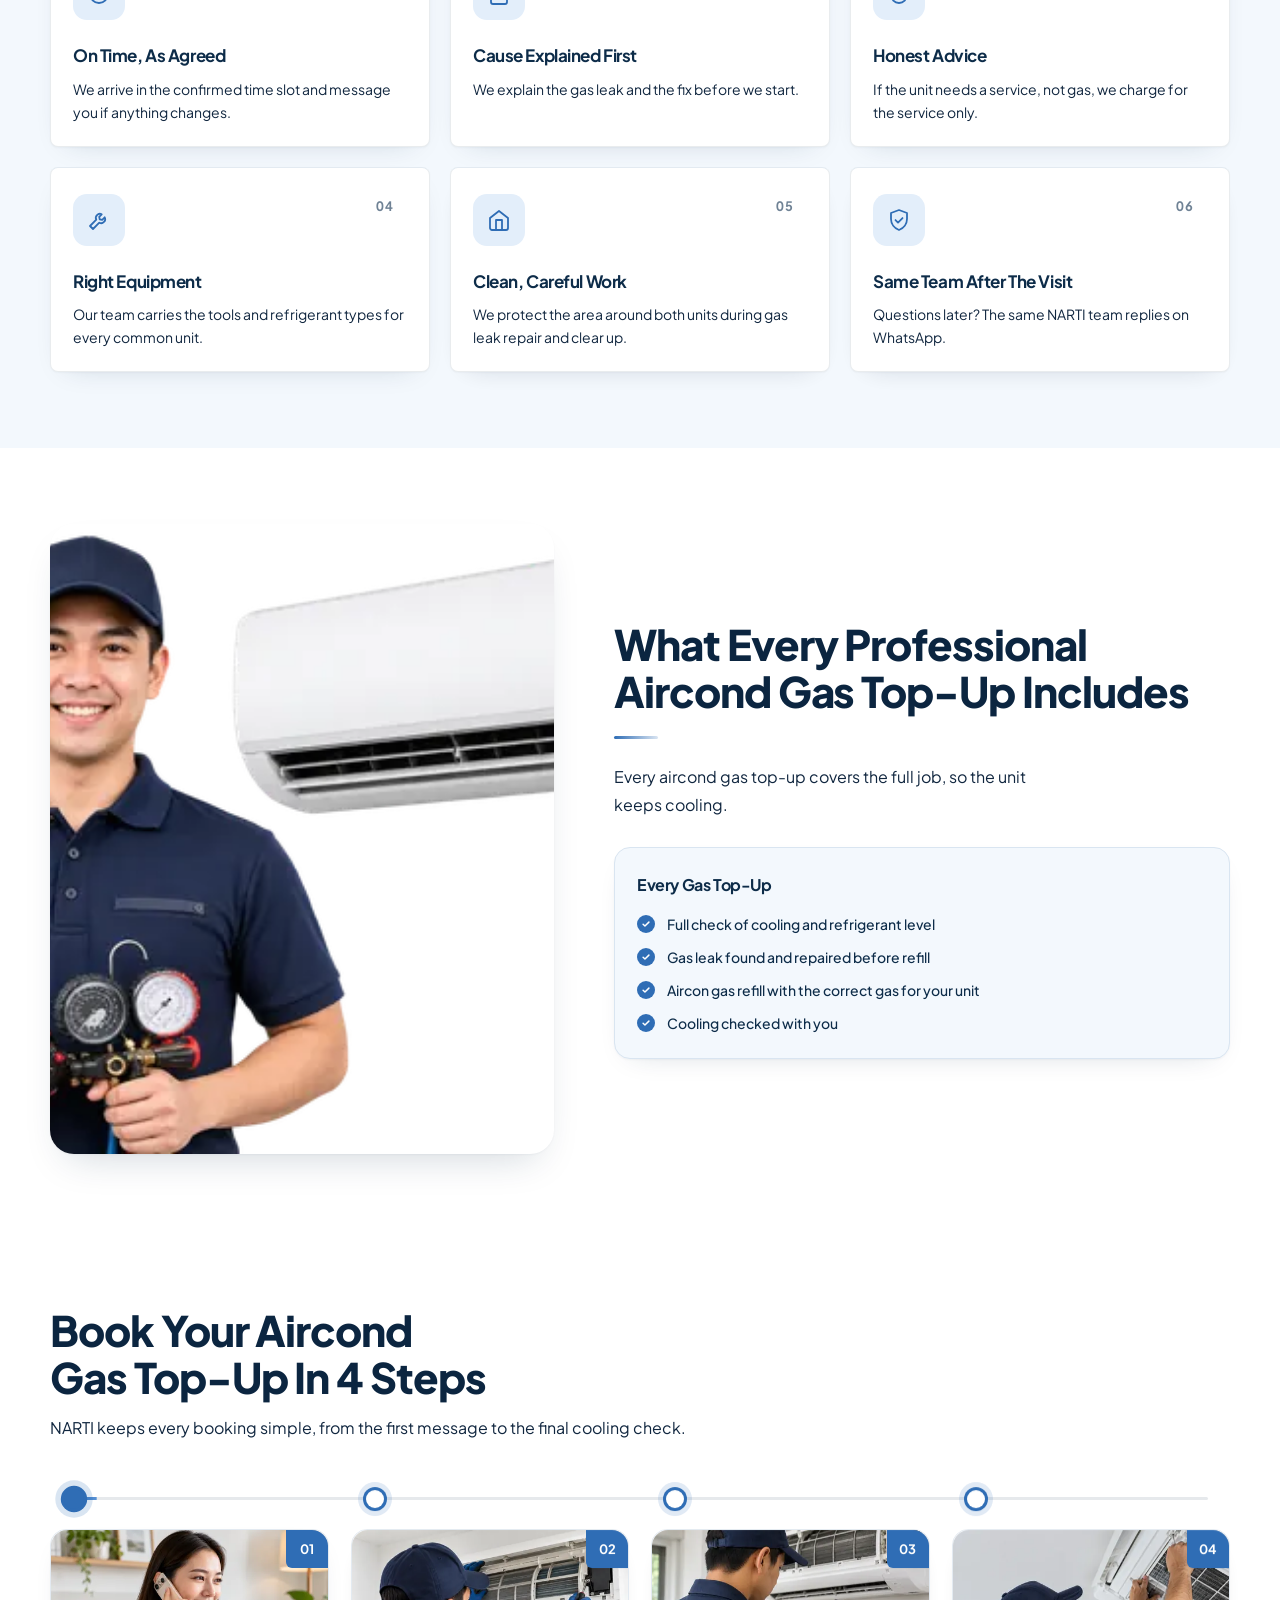
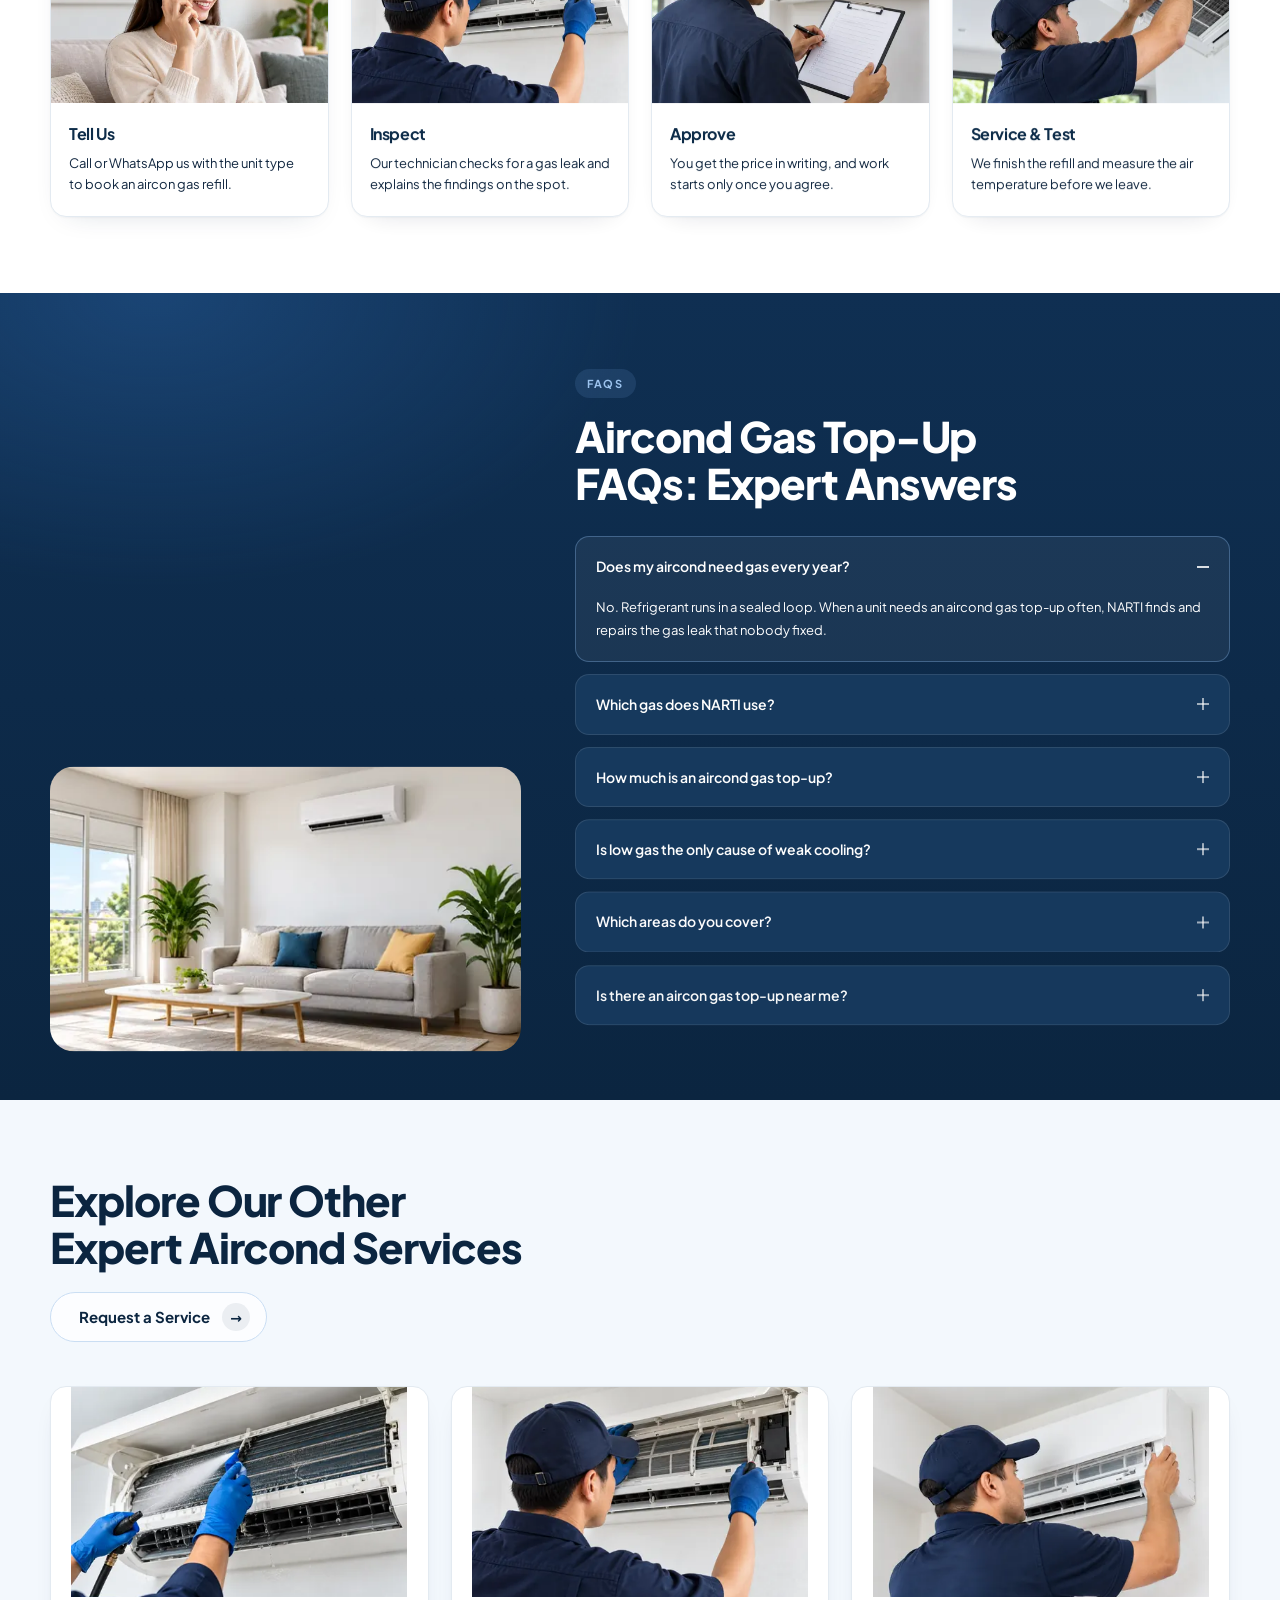
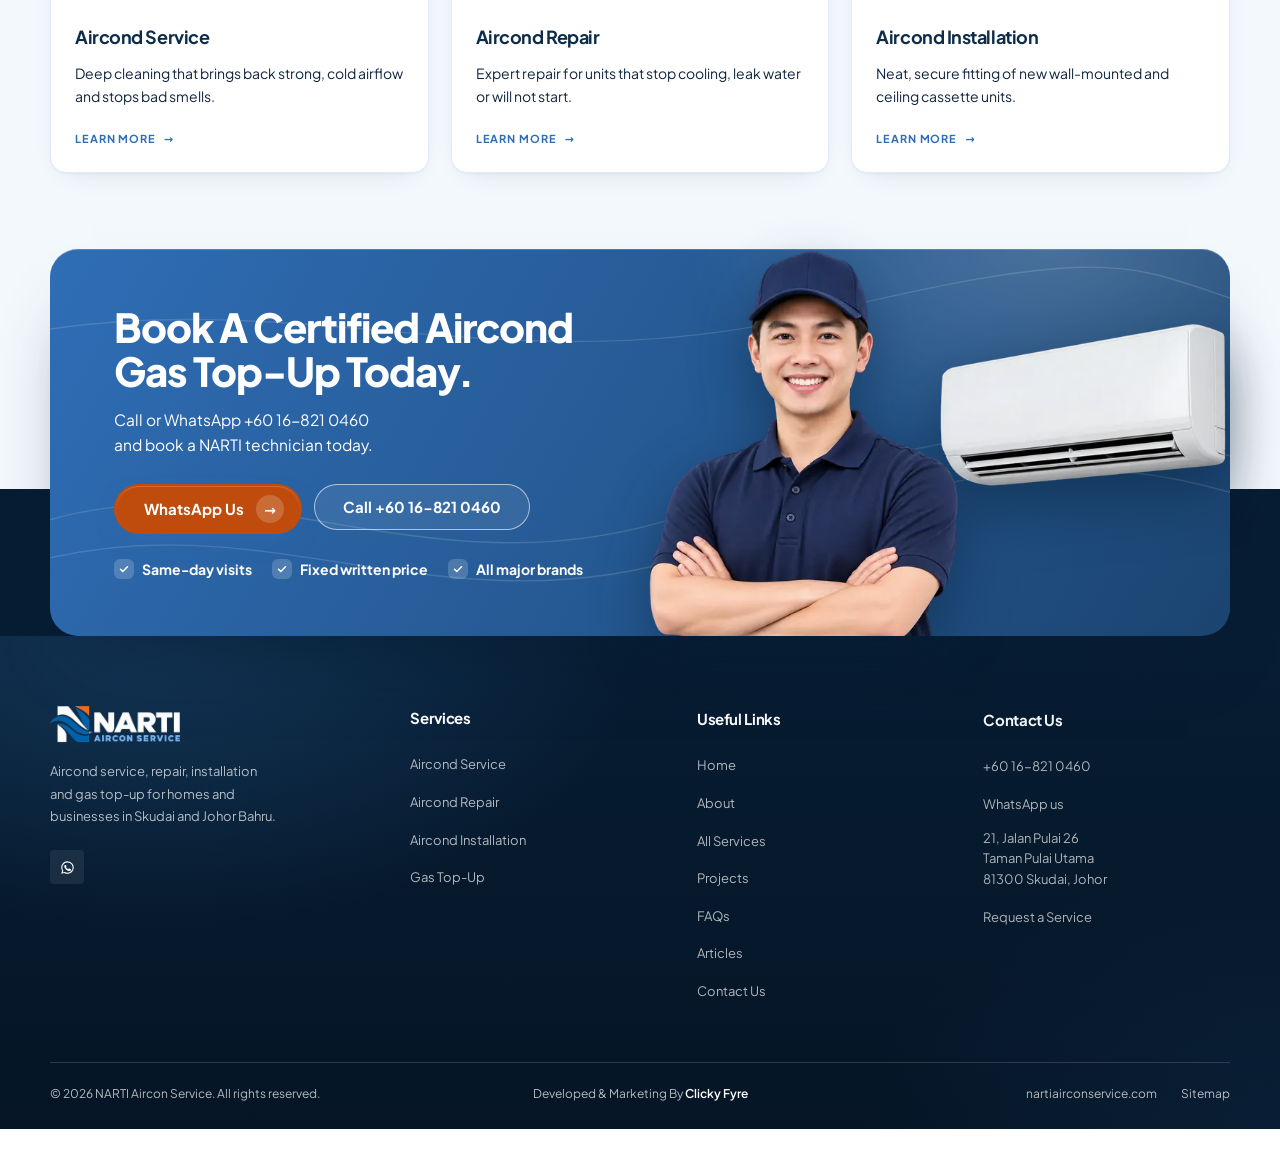
<file: aircond-gas-top-up/index.html>
<!DOCTYPE html>
<html lang="en">
<head>
  <!-- Google Tag Manager -->
  <script>(function(w,d,s,l,i){w[l]=w[l]||[];w[l].push({'gtm.start':
  new Date().getTime(),event:'gtm.js'});var f=d.getElementsByTagName(s)[0],
  j=d.createElement(s),dl=l!='dataLayer'?'&l='+l:'';j.async=true;j.src=
  'https://www.googletagmanager.com/gtm.js?id='+i+dl;f.parentNode.insertBefore(j,f);
  })(window,document,'script','dataLayer','GTM-KTSWL9JF');</script>
  <!-- End Google Tag Manager -->
  <meta charset="UTF-8">
  <meta name="viewport" content="width=device-width, initial-scale=1.0">
  <title>Aircond Gas Top-Up Johor Bahru &amp; Skudai | R32, R410A, R22 | NARTI</title>
  <meta name="description" content="Aircond gas top-up in Johor Bahru and Skudai. We find and fix the gas leak first, then top up R32, R410A or R22 to the right pressure. Call +60 16-821 0460.">
  <link rel="canonical" href="https://nartiairconservice.com/aircond-gas-top-up/">
  <meta name="theme-color" content="#0d2c49">

  <meta property="og:type" content="website">
  <meta property="og:site_name" content="NARTI Aircon Service">
  <meta property="og:title" content="Aircond Gas Top-Up Johor Bahru &amp; Skudai | R32, R410A, R22 | NARTI">
  <meta property="og:description" content="Aircond gas top-up in Johor Bahru and Skudai. We find and fix the gas leak first, then top up R32, R410A or R22 to the right pressure. Call +60 16-821 0460.">
  <meta property="og:url" content="https://nartiairconservice.com/aircond-gas-top-up/">
  <meta property="og:image" content="https://nartiairconservice.com/assets/images/about/outdoor-unit-repair.webp">

  <link rel="icon" type="image/png" href="/assets/images/brand/favicon.png">
  <link rel="apple-touch-icon" href="/assets/images/brand/favicon.png">

  <link rel="preload" href="/assets/fonts/plus-jakarta-sans-latin.woff2" as="font" type="font/woff2" crossorigin>

  <link rel="stylesheet" href="/assets/css/style.min.css?v=d55e8b62">

  <script type="application/ld+json">
{
  "@context": "https://schema.org",
  "@graph": [
    {
      "@type": "HVACBusiness",
      "@id": "https://nartiairconservice.com/#business",
      "name": "NARTI Aircon Service",
      "url": "https://nartiairconservice.com/",
      "logo": "https://nartiairconservice.com/assets/images/brand/logo.png",
      "image": "https://nartiairconservice.com/assets/images/hero/technician-with-gauges.webp",
      "telephone": "+60168210460",
      "address": {
        "@type": "PostalAddress",
        "streetAddress": "21, Jalan Pulai 26, Taman Pulai Utama",
        "addressLocality": "Skudai",
        "addressRegion": "Johor",
        "postalCode": "81300",
        "addressCountry": "MY"
      },
      "areaServed": [
        {
          "@type": "Place",
          "name": "Skudai, Johor"
        },
        {
          "@type": "Place",
          "name": "Johor Bahru, Johor"
        },
        {
          "@type": "Place",
          "name": "Iskandar Puteri, Johor"
        },
        {
          "@type": "Place",
          "name": "Pulai, Johor"
        },
        {
          "@type": "Place",
          "name": "Taman Nusa Sentral, Johor"
        },
        {
          "@type": "Place",
          "name": "Gelang Patah, Johor"
        },
        {
          "@type": "Place",
          "name": "Senai, Johor"
        },
        {
          "@type": "Place",
          "name": "Kulai, Johor"
        },
        {
          "@type": "Place",
          "name": "Tampoi, Johor"
        },
        {
          "@type": "Place",
          "name": "Larkin, Johor"
        },
        {
          "@type": "Place",
          "name": "Danga Bay, Johor"
        },
        {
          "@type": "Place",
          "name": "Tebrau, Johor"
        },
        {
          "@type": "Place",
          "name": "Johor Jaya, Johor"
        },
        {
          "@type": "Place",
          "name": "Bandar Dato Onn, Johor"
        },
        {
          "@type": "Place",
          "name": "Pandan City, Johor"
        },
        {
          "@type": "Place",
          "name": "Masai, Johor"
        },
        {
          "@type": "Place",
          "name": "Kota Masai, Johor"
        },
        {
          "@type": "Place",
          "name": "Pasir Gudang, Johor"
        },
        {
          "@type": "Place",
          "name": "Air Biru, Johor"
        },
        {
          "@type": "Place",
          "name": "Ulu Tiram, Johor"
        },
        {
          "@type": "Place",
          "name": "Forest City, Johor"
        },
        {
          "@type": "Place",
          "name": "Pontian, Johor"
        },
        {
          "@type": "Place",
          "name": "Pekan Nanas, Johor"
        }
      ]
    },
    {
      "@type": "Service",
      "name": "Gas Top-Up",
      "serviceType": "Gas Top-Up",
      "url": "https://nartiairconservice.com/aircond-gas-top-up/",
      "provider": {
        "@id": "https://nartiairconservice.com/#business"
      },
      "areaServed": [
        "Skudai",
        "Johor Bahru"
      ],
      "description": "Aircond gas top-up in Johor Bahru and Skudai. We find and fix the gas leak first, then top up R32, R410A or R22 to the right pressure. Call +60 16-821 0460."
    },
    {
      "@type": "BreadcrumbList",
      "itemListElement": [
        {
          "@type": "ListItem",
          "position": 1,
          "name": "Home",
          "item": "https://nartiairconservice.com/"
        },
        {
          "@type": "ListItem",
          "position": 2,
          "name": "Gas Top-Up",
          "item": "https://nartiairconservice.com/aircond-gas-top-up/"
        }
      ]
    },
    {
      "@type": "FAQPage",
      "mainEntity": [
        {
          "@type": "Question",
          "name": "Does my aircond need gas every year?",
          "acceptedAnswer": {
            "@type": "Answer",
            "text": "No. Refrigerant runs in a sealed loop. When a unit needs an aircond gas top-up often, NARTI finds and repairs the gas leak that nobody fixed."
          }
        },
        {
          "@type": "Question",
          "name": "Which gas does NARTI use?",
          "acceptedAnswer": {
            "@type": "Answer",
            "text": "NARTI tops up only the refrigerant printed on your outdoor unit label: R32, R410A or R22."
          }
        },
        {
          "@type": "Question",
          "name": "How much is an aircond gas top-up?",
          "acceptedAnswer": {
            "@type": "Answer",
            "text": "The aircond gas top-up price depends on the gas type and amount. Our technician checks the gas level first and gives you a written price before the aircon gas refill."
          }
        },
        {
          "@type": "Question",
          "name": "Is low gas the only cause of weak cooling?",
          "acceptedAnswer": {
            "@type": "Answer",
            "text": "No. A dirty filter or coil gives the same weak cooling as a gas leak. NARTI checks both and recommends a service when that is the real fix."
          }
        },
        {
          "@type": "Question",
          "name": "Which areas do you cover?",
          "acceptedAnswer": {
            "@type": "Answer",
            "text": "NARTI covers every area listed in the Areas We Cover boxes on this page, plus nearby towns. Send your address on WhatsApp and our team confirms the visit."
          }
        },
        {
          "@type": "Question",
          "name": "Is there an aircon gas top-up near me?",
          "acceptedAnswer": {
            "@type": "Answer",
            "text": "Yes. NARTI provides aircond gas top-up near you across the areas listed on this page. Book an aircon gas refill near me on WhatsApp and our technician confirms a same-day visit in most cases."
          }
        }
      ]
    }
  ]
}
  </script>
</head>
<body>
  <a class="skip-link" href="#main">Skip to content</a>
  <!-- Google Tag Manager (noscript) -->
  <noscript><iframe src="https://www.googletagmanager.com/ns.html?id=GTM-KTSWL9JF"
  height="0" width="0" style="display:none;visibility:hidden"></iframe></noscript>
  <!-- End Google Tag Manager (noscript) -->

  <!-- ============ HEADER ============ -->
  <header class="header" id="top">
    <div class="container header__inner">
      <a href="/" class="header__logo" aria-label="NARTI Aircon Service home">
        <img src="/assets/images/brand/logo-300.webp" alt="NARTI Aircon Service" width="150" height="41">
      </a>

      <nav class="nav" id="nav" aria-label="Main navigation">
        <ul class="nav__list">
          <li><a href="/" class="nav__link">Home</a></li>
          <li class="nav__item--dropdown">
            <a href="/services/" class="nav__link is-active" aria-haspopup="true">Service <span class="nav__caret" aria-hidden="true"></span></a>
            <ul class="dropdown">
              <li><a href="/aircond-service/">Aircond Service</a></li>
              <li><a href="/aircond-repair/">Aircond Repair</a></li>
              <li><a href="/aircond-installation/">Aircond Installation</a></li>
              <li><a href="/aircond-gas-top-up/" class="is-current">Gas Top-Up</a></li>
            </ul>
          </li>
          <li><a href="/projects/" class="nav__link">Projects</a></li>
          <li><a href="/about/" class="nav__link">About Us</a></li>
          <li><a href="/contact-us/" class="nav__link">Contact Us</a></li>
        </ul>
        <a href="/#request" class="btn btn--primary nav__cta">Get a Quote <span class="btn__arrow">&rarr;</span></a>
      </nav>

      <div class="header__right">
        <a href="tel:+60168210460" class="header__phone">
          <strong>+60 16-821 0460</strong>
          <span>Call or WhatsApp</span>
        </a>
        <a href="/#request" class="btn btn--primary btn--sm">Get a Quote <span class="btn__arrow">&rarr;</span></a>
      </div>

      <button class="nav-toggle" id="navToggle" aria-label="Open menu" aria-expanded="false" aria-controls="nav">
        <span></span><span></span><span></span>
      </button>
    </div>
  </header>

  <main id="main">

    <!-- ============ PAGE HERO ============ -->
    <section class="page-hero page-hero--light">
      <div class="container page-hero__grid">
        <div class="page-hero__content">
          <div class="hero-top">
            <span class="hero-years"><svg viewBox="0 0 24 24" aria-hidden="true"><circle cx="12" cy="8" r="5"/><path d="m8.5 12.5-1.5 8.5 5-3 5 3-1.5-8.5"/></svg>23+ Years Servicing Aircond</span>
            <div class="hero-rated"><span class="hero-rated__logos"><span><svg viewBox="0 0 48 48" aria-hidden="true"><path fill="#FFC107" d="M43.6 20.5H42V20H24v8h11.3C33.7 32.7 29.2 36 24 36c-6.6 0-12-5.4-12-12s5.4-12 12-12c3.1 0 5.8 1.2 7.9 3l5.7-5.7C34 6.1 29.3 4 24 4 13 4 4 13 4 24s9 20 20 20 20-9 20-20c0-1.3-.1-2.4-.4-3.5z"/><path fill="#FF3D00" d="M6.3 14.7l6.6 4.8C14.7 15.1 19 12 24 12c3.1 0 5.8 1.2 7.9 3l5.7-5.7C34 6.1 29.3 4 24 4 16.3 4 9.7 8.3 6.3 14.7z"/><path fill="#4CAF50" d="M24 44c5.2 0 9.9-2 13.4-5.2l-6.2-5.2A11.9 11.9 0 0 1 24 36c-5.2 0-9.6-3.3-11.3-7.9l-6.5 5C9.5 39.6 16.2 44 24 44z"/><path fill="#1976D2" d="M43.6 20.5H42V20H24v8h11.3a12 12 0 0 1-4.1 5.6l6.2 5.2C37 39.2 44 34 44 24c0-1.3-.1-2.4-.4-3.5z"/></svg></span><span><svg viewBox="0 0 24 24" aria-hidden="true"><path fill="#00b67a" d="M12 1.5l2.6 7.9H23l-6.8 4.9 2.6 7.9L12 17.3l-6.8 4.9 2.6-7.9L1 9.4h8.4z"/></svg></span></span><span class="hero-rated__body"><span class="hero-rated__stars" aria-hidden="true">&#9733;&#9733;&#9733;&#9733;&#9733;</span><span class="hero-rated__text"><strong>5-Star Rated</strong> by our customers on Google &amp; Trustpilot</span></span></div>
          </div>
          <h1 class="page-hero__title">Experienced, <span class="page-hero__hl">Certified<svg viewBox="0 0 200 14" preserveAspectRatio="none" aria-hidden="true"><path d="M2 10 C 50 2, 150 2, 198 8"/></svg></span> Aircond Gas Top-Up Specialists</h1>
          <p class="page-hero__text">NARTI Aircon Service is a certified aircond gas top-up company trusted by homes, condos, shops and offices. Our experienced technicians handle aircon gas refills every day and work on R32, R410A and R22 refrigerant systems with in-depth knowledge of gas leak detection and repair. We specialise in aircond gas top-up for air conditioners that run all day but never get cold. Book today for a same-day aircond gas top-up from a 5-star rated team.</p>
          <ul class="svc-usps">
            <li><span class="svc-usps__tick"><svg viewBox="0 0 24 24" aria-hidden="true"><path d="m5 12.5 4.5 4.5L19 7.5"/></svg></span>Same Day Service</li>
            <li><span class="svc-usps__tick"><svg viewBox="0 0 24 24" aria-hidden="true"><path d="m5 12.5 4.5 4.5L19 7.5"/></svg></span>100% Guaranteed On All Services</li>
            <li><span class="svc-usps__tick"><svg viewBox="0 0 24 24" aria-hidden="true"><path d="m5 12.5 4.5 4.5L19 7.5"/></svg></span>Quick &amp; Reliable</li>
            <li><span class="svc-usps__tick"><svg viewBox="0 0 24 24" aria-hidden="true"><path d="m5 12.5 4.5 4.5L19 7.5"/></svg></span>No Hidden Costs</li>
            <li><span class="svc-usps__tick"><svg viewBox="0 0 24 24" aria-hidden="true"><path d="m5 12.5 4.5 4.5L19 7.5"/></svg></span>Service &amp; Repair All Aircond Brands</li>
            <li><span class="svc-usps__tick"><svg viewBox="0 0 24 24" aria-hidden="true"><path d="m5 12.5 4.5 4.5L19 7.5"/></svg></span>Trusted Local Aircond Repair</li>
            <li><span class="svc-usps__tick"><svg viewBox="0 0 24 24" aria-hidden="true"><path d="m5 12.5 4.5 4.5L19 7.5"/></svg></span>Over 20 Years Experience</li>
            <li><span class="svc-usps__tick"><svg viewBox="0 0 24 24" aria-hidden="true"><path d="m5 12.5 4.5 4.5L19 7.5"/></svg></span>Solid Reputation</li>
            <li><span class="svc-usps__tick"><svg viewBox="0 0 24 24" aria-hidden="true"><path d="m5 12.5 4.5 4.5L19 7.5"/></svg></span>24/7 Customer Support</li>
          </ul>
          <div class="hero__actions">
            <a href="https://wa.me/60168210460?text=Hi%20NARTI%2C%20I%20would%20like%20to%20book%20gas%20top-up." class="btn btn--primary" target="_blank" rel="noopener">Book on WhatsApp <span class="btn__arrow">&rarr;</span></a>
            <a href="tel:+60168210460" class="btn btn--ghost">Call +60 16-821 0460</a>
          </div>
        </div>
        <div class="lead-card">
          <div class="lead-card__photo">
            <img src="/assets/images/hero/technician-with-gauges.webp" alt="NARTI aircond technician holding gauges beside a split unit" width="1200" height="800" fetchpriority="high" srcset="/assets/images/hero/technician-with-gauges-480.webp 480w, /assets/images/hero/technician-with-gauges-800.webp 800w, /assets/images/hero/technician-with-gauges.webp 1200w, /assets/images/hero/technician-with-gauges-1536.webp 1536w" sizes="(max-width: 991px) calc(100vw - 32px), 560px" decoding="async">
            <span class="lead-card__tag"><span class="lead-card__tag-ico"><svg viewBox="0 0 24 24" aria-hidden="true"><path d="M12 2v20M4.9 6.5l14.2 11M19.1 6.5 4.9 17.5M9 4l3 2 3-2M9 20l3-2 3 2"/></svg></span>Same-day service</span>
          </div>
          <h2 class="lead-card__title">Book Your Aircond Gas Top-Up</h2>
          <p class="lead-card__text">Fill in your details and our team will contact you to confirm your visit.</p>
          <form class="lead-form" action="/send.php" method="post" novalidate>
            <input type="hidden" name="service" value="Gas Top-Up">
            <input type="hidden" name="page" value="https://nartiairconservice.com/aircond-gas-top-up/">
            <div class="lead-form__hp" aria-hidden="true"><label>Website<input type="text" name="website" tabindex="-1" autocomplete="off"></label></div>
            <div class="lead-form__row">
              <label class="lead-field"><span>Name</span><input type="text" name="name" autocomplete="name" required maxlength="80"></label>
              <label class="lead-field"><span>Phone</span><input type="tel" name="phone" autocomplete="tel" inputmode="tel" required maxlength="20"></label>
            </div>
            <label class="lead-field"><span>Area or address <em>(optional)</em></span><input type="text" name="address" autocomplete="street-address" maxlength="160"></label>
            <label class="lead-field"><span>Email <em>(optional)</em></span><input type="email" name="email" autocomplete="email" maxlength="120"></label>
            <label class="lead-field"><span>What is the problem? <em>(optional)</em></span><textarea name="message" rows="3" maxlength="1500"></textarea></label>
            <button type="submit" class="btn btn--primary btn--block lead-form__submit">Send Request <span class="btn__arrow">&rarr;</span></button>
            <p class="lead-form__msg" role="status" aria-live="polite"></p>
          </form>
        </div>
      </div>
    </section>

<!-- ============ TRUST BADGES ============ -->
    <section class="trust" aria-label="Why customers book NARTI">
      <div class="container trust__grid">
        <div class="trust-badge">
          <span class="trust-badge__seal"><svg viewBox="0 0 24 24" aria-hidden="true"><path d="M12 2.5l2.9 6.1 6.6.8-4.9 4.6 1.3 6.6L12 17.3l-5.9 3.3 1.3-6.6-4.9-4.6 6.6-.8z"/></svg></span>
          <span class="trust-badge__body">
            <strong>Rated By Our Customers</strong>
            <span>Real Google reviews from NARTI clients.</span>
          </span>
        </div>
        <div class="trust-badge">
          <span class="trust-badge__seal"><svg viewBox="0 0 24 24" aria-hidden="true"><path d="m3 10 9-7 9 7v10a2 2 0 0 1-2 2H5a2 2 0 0 1-2-2z"/><path d="M9 22V12h6v10"/></svg></span>
          <span class="trust-badge__body">
            <strong>Homes, Shops &amp; Offices</strong>
            <span>Condos, terrace houses and shoplots.</span>
          </span>
        </div>
        <div class="trust-badge">
          <span class="trust-badge__seal"><svg viewBox="0 0 24 24" aria-hidden="true"><rect x="2" y="4" width="20" height="9" rx="2"/><path d="M6 10h12M7 16v2M12 16v4M17 16v2"/></svg></span>
          <span class="trust-badge__body">
            <strong>Wall, Cassette &amp; FCU</strong>
            <span>Every common unit type, inverter or not.</span>
          </span>
        </div>
        <div class="trust-badge">
          <span class="trust-badge__seal"><svg viewBox="0 0 24 24" aria-hidden="true"><path d="M21 15a2 2 0 0 1-2 2H7l-4 4V5a2 2 0 0 1 2-2h14a2 2 0 0 1 2 2z"/><path d="M8 9h8M8 13h5"/></svg></span>
          <span class="trust-badge__body">
            <strong>Fast WhatsApp Booking</strong>
            <span>Send a photo and get a time slot.</span>
          </span>
        </div>
      </div>
    </section>
<!-- ============ TESTIMONIALS ============ -->
    <section class="section reviews tone-ice" id="reviews">
      <div class="container">
        <div class="section-head reviews__head">
          <div>
            <p class="eyebrow">Testimonials</p>
            <h2 class="section-title">5-Star Rated By Our Customers.</h2>
          </div>
          <div class="reviews-badge" data-review="google">
            <svg class="reviews-badge__logo" viewBox="0 0 48 48" aria-hidden="true"><path fill="#FFC107" d="M43.6 20.5H42V20H24v8h11.3C33.7 32.7 29.2 36 24 36c-6.6 0-12-5.4-12-12s5.4-12 12-12c3.1 0 5.8 1.2 7.9 3l5.7-5.7C34 6.1 29.3 4 24 4 13 4 4 13 4 24s9 20 20 20 20-9 20-20c0-1.3-.1-2.4-.4-3.5z"/><path fill="#FF3D00" d="M6.3 14.7l6.6 4.8C14.7 15.1 19 12 24 12c3.1 0 5.8 1.2 7.9 3l5.7-5.7C34 6.1 29.3 4 24 4 16.3 4 9.7 8.3 6.3 14.7z"/><path fill="#4CAF50" d="M24 44c5.2 0 9.9-2 13.4-5.2l-6.2-5.2A11.9 11.9 0 0 1 24 36c-5.2 0-9.6-3.3-11.3-7.9l-6.5 5C9.5 39.6 16.2 44 24 44z"/><path fill="#1976D2" d="M43.6 20.5H42V20H24v8h11.3a12 12 0 0 1-4.1 5.6l6.2 5.2C37 39.2 44 34 44 24c0-1.3-.1-2.4-.4-3.5z"/></svg>
            <span class="reviews-badge__body">
              <span class="reviews-badge__name rating__name">Google Reviews</span>
              <span class="reviews-badge__stars" aria-hidden="true">&#9733;&#9733;&#9733;&#9733;&#9733;</span>
              <span class="rating__meta">Customer reviews</span>
            </span>
          </div>
        </div>
      </div>
      <div class="reviews__viewport" aria-label="Customer reviews from Google" hidden>
        <div class="reviews__track" id="reviewsTrack"></div>
      </div>
    </section>

    <!-- ============ ABOUT THE SERVICE ============ -->
    <section class="section svc-about tone-white">
      <div class="container svc-about__grid">
        <div class="svc-about__content">
          <p class="eyebrow">How We Work</p>
          <h2 class="section-title">How Our Certified Team Handles Your Aircond Gas Top-Up</h2>
          <span class="divider"></span>
          <p class="svc-about__intro">A NARTI aircond gas top-up brings the cooling back for good. Three principles shape every aircon gas refill.</p>
          <div class="svc-about__point">
            <span class="svc-about__num">01</span>
            <div>
              <h3>We Fix The Gas Leak First</h3>
              <p>Every aircond gas top-up starts with gas leak repair, so you do not pay for another refill next month.</p>
            </div>
          </div>
          <div class="svc-about__point">
            <span class="svc-about__num">02</span>
            <div>
              <h3>Safe Gas Handling</h3>
              <p>Our trained team handles refrigerant safely, with the right equipment around your home, family and pets.</p>
            </div>
          </div>
          <div class="svc-about__point">
            <span class="svc-about__num">03</span>
            <div>
              <h3>Cold Air Before We Leave</h3>
              <p>After the aircon gas refill, we run the unit with you until the room turns cold again.</p>
            </div>
          </div>
          <div class="svc-areas">
            <p class="svc-areas__head"><svg viewBox="0 0 24 24" aria-hidden="true"><path d="M12 22s7-6.2 7-12a7 7 0 0 0-14 0c0 5.8 7 12 7 12z"/><circle cx="12" cy="10" r="2.5"/></svg>Areas We Cover</p>
            <ul><li>Johor Bahru</li><li>Tebrau</li><li>Kulai</li><li>Pasir Gudang</li><li>Senai</li><li>Ulu Tiram</li><li>Larkin</li><li>Taman Johor Jaya</li><li>Taman Nusa Damai</li><li>Tampoi Industrial Area</li><li>Taman Kota Masai</li><li>Taman Nusa Bestari 2</li><li>Taman Skudai Baru</li><li>80200</li><li>Pontian</li><li>Pekan Nanas</li><li>Gelang Patah</li><li>Iskandar Puteri</li><li>Masai</li><li>Pulai</li></ul>
          </div>
        </div>
        <div class="svc-about__media">
          <img src="/assets/images/why-us/outdoor-unit-inspection.webp" alt="NARTI technician checking an outdoor aircond unit for a refrigerant leak" loading="lazy" width="1200" height="800" srcset="/assets/images/why-us/outdoor-unit-inspection-480.webp 480w, /assets/images/why-us/outdoor-unit-inspection-800.webp 800w, /assets/images/why-us/outdoor-unit-inspection.webp 1200w, /assets/images/why-us/outdoor-unit-inspection-1536.webp 1536w" sizes="(max-width: 991px) calc(100vw - 32px), 560px" decoding="async">
          <div class="svc-about__badge"><strong>NARTI Team</strong><span>Certified aircond technicians</span></div>
        </div>
      </div>
    </section>

    <!-- ============ SYMPTOMS ============ -->
    <section class="section symptoms tone-ice">
      <div class="container">
        <div class="section-head">
          <div>
            <p class="eyebrow">What We Fix</p>
            <h2 class="section-title">5 Problems Our Aircond Gas Top-Up Fixes</h2>
          </div>
          <p class="section-head__text">Our aircond gas top-up and leak repair clears the five problems that low refrigerant causes.</p>
        </div>
        <div class="signs__grid">
          <article class="sign-card">
            <span class="sign-card__num">01</span>
            <span class="sign-card__icon"><svg viewBox="0 0 24 24" aria-hidden="true"><path d="M14 14.8V4a2 2 0 1 0-4 0v10.8a4 4 0 1 0 4 0z"/><path d="M12 9v7"/><path d="M18 5h3M18 9h2"/></svg></span>
            <h3 class="sign-card__title">Cool But Never Cold</h3>
            <p class="sign-card__text">Our aircond gas top-up restores the correct refrigerant level, so the air turns cold again.</p>
          </article>
          <article class="sign-card">
            <span class="sign-card__num">02</span>
            <span class="sign-card__icon"><svg viewBox="0 0 24 24" aria-hidden="true"><path d="M12 2v20M4.9 4.9l14.2 14.2M2 12h20M4.9 19.1 19.1 4.9"/></svg></span>
            <h3 class="sign-card__title">Ice On The Copper Pipe</h3>
            <p class="sign-card__text">An aircon gas refill stops frost forming on the pipe and coil.</p>
          </article>
          <article class="sign-card">
            <span class="sign-card__num">03</span>
            <span class="sign-card__icon"><svg viewBox="0 0 24 24" aria-hidden="true"><circle cx="12" cy="12" r="2"/><path d="M12 10c0-4 1-7 4-7s2 5-2 7M14 12c4 0 7 1 7 4s-5 2-7-2M12 14c0 4-1 7-4 7s-2-5 2-7M10 12c-4 0-7-1-7-4s5-2 7 2"/></svg></span>
            <h3 class="sign-card__title">Outdoor Unit Never Stops</h3>
            <p class="sign-card__text">With the right refrigerant level, the compressor reaches the set temperature and rests.</p>
          </article>
          <article class="sign-card">
            <span class="sign-card__num">04</span>
            <span class="sign-card__icon"><svg viewBox="0 0 24 24" aria-hidden="true"><path d="M11 5 6 9H2v6h4l5 4z"/><path d="M15.5 8.5a5 5 0 0 1 0 7M19 5a10 10 0 0 1 0 14"/></svg></span>
            <h3 class="sign-card__title">Hissing Or Bubbling Sound</h3>
            <p class="sign-card__text">We find the gas leak at the joint and repair it before the refill.</p>
          </article>
          <article class="sign-card">
            <span class="sign-card__num">05</span>
            <span class="sign-card__icon"><svg viewBox="0 0 24 24" aria-hidden="true"><path d="M12 2.7s6 6.4 6 11.3a6 6 0 0 1-12 0c0-4.9 6-11.3 6-11.3z"/><path d="M9.5 15a2.5 2.5 0 0 0 2.5 2.5"/></svg></span>
            <h3 class="sign-card__title">Oily Marks On The Joints</h3>
            <p class="sign-card__text">We seal the joint that leaks oil and refrigerant and clean the stains.</p>
          </article>
        </div>
      </div>
    </section>


    <!-- ============ BRANDS ============ -->
    <section class="section svc-brands">
      <div class="container">
        <div class="section-head">
          <div>
            <p class="eyebrow">Brands We Cover</p>
            <h2 class="section-title">Daikin, Panasonic &amp; LG Aircon Gas Top-Up And Every Major Brand</h2>
          </div>
          <p class="section-head__text">Searching for aircon gas top-up near me? NARTI provides brand-specific aircond gas top-up for every major air conditioner brand, and our technicians reach most addresses the same day.</p>
        </div>
        <div class="brand-grid">
          <article class="brand-card"><span class="brand-card__name">Daikin</span><h3 class="brand-card__title">Daikin Aircon Gas Top-Up</h3><p class="brand-card__text">R32 and R410A refill for Daikin inverter units.</p></article>
          <article class="brand-card"><span class="brand-card__name">Panasonic</span><h3 class="brand-card__title">Panasonic Aircon Gas Top-Up</h3><p class="brand-card__text">Panasonic aircon gas refill with gas leak repair first.</p></article>
          <article class="brand-card"><span class="brand-card__name">LG</span><h3 class="brand-card__title">LG Aircon Gas Top-Up</h3><p class="brand-card__text">Refrigerant leak repair and refill for LG units.</p></article>
          <article class="brand-card"><span class="brand-card__name">York</span><h3 class="brand-card__title">York Aircon Gas Top-Up</h3><p class="brand-card__text">Wall-mounted and cassette York units.</p></article>
          <article class="brand-card"><span class="brand-card__name">Midea</span><h3 class="brand-card__title">Midea Aircon Gas Top-Up</h3><p class="brand-card__text">Midea aircon gas refill with the correct refrigerant.</p></article>
          <article class="brand-card"><span class="brand-card__name">Mitsubishi</span><h3 class="brand-card__title">Mitsubishi Aircon Gas Top-Up</h3><p class="brand-card__text">Refill and pressure check for Mitsubishi units.</p></article>
          <article class="brand-card"><span class="brand-card__name">Samsung</span><h3 class="brand-card__title">Samsung Aircon Gas Top-Up</h3><p class="brand-card__text">Samsung aircon gas refill for units that are not cold.</p></article>
          <article class="brand-card"><span class="brand-card__name">Acson</span><h3 class="brand-card__title">Acson Aircon Gas Top-Up</h3><p class="brand-card__text">R22 and R410A refill for Acson units.</p></article>
        </div>
      </div>
    </section>

    <!-- ============ MID-PAGE CTA ============ -->
    <div class="cta-strip">
      <div class="container cta-strip__inner">
        <div class="cta-strip__copy">
          <h2 class="cta-strip__title">Book Your Aircond Gas Top-Up Today</h2>
          <p class="cta-strip__text">Send NARTI a photo or the error code on WhatsApp. Our team replies with a time slot, often the same day.</p>
        </div>
        <div class="cta-strip__actions">
          <a href="https://wa.me/60168210460?text=Hi%20NARTI%2C%20I%20would%20like%20to%20book%20gas%20top-up." class="btn btn--primary" target="_blank" rel="noopener">WhatsApp Us <span class="btn__arrow">&rarr;</span></a>
          <a href="tel:+60168210460" class="btn btn--ghost">Call +60 16-821 0460</a>
        </div>
      </div>
    </div>

    <!-- ============ WHY CHOOSE ============ -->
    <section class="section svc-why tone-white">
      <div class="container">
        <div class="section-head">
          <div>
            <p class="eyebrow">Our Promise To You</p>
            <h2 class="section-title">Six Standards On Every NARTI Aircon Gas Refill</h2>
          </div>
          <p class="section-head__text">Every aircond gas top-up booking comes with the same six commitments.</p>
        </div>
        <div class="svc-why__grid">
          <article class="why-card">
            <span class="why-card__num">01</span>
            <svg class="why-card__icon" viewBox="0 0 24 24" aria-hidden="true"><circle cx="12" cy="12" r="9"/><path d="M12 7v5l3 2"/></svg>
            <h3 class="why-card__title">On Time, As Agreed</h3>
            <p class="why-card__text">We arrive in the confirmed time slot and message you if anything changes.</p>
          </article>
          <article class="why-card">
            <span class="why-card__num">02</span>
            <svg class="why-card__icon" viewBox="0 0 24 24" aria-hidden="true"><path d="M14 2H6a2 2 0 0 0-2 2v16a2 2 0 0 0 2 2h12a2 2 0 0 0 2-2V8z"/><path d="M14 2v6h6M8 13h8M8 17h5"/></svg>
            <h3 class="why-card__title">Cause Explained First</h3>
            <p class="why-card__text">We explain the gas leak and the fix before we start.</p>
          </article>
          <article class="why-card">
            <span class="why-card__num">03</span>
            <svg class="why-card__icon" viewBox="0 0 24 24" aria-hidden="true"><circle cx="12" cy="13" r="8"/><path d="M12 13l4-4M9 3h6M12 3v2"/></svg>
            <h3 class="why-card__title">Honest Advice</h3>
            <p class="why-card__text">If the unit needs a service, not gas, we charge for the service only.</p>
          </article>
          <article class="why-card">
            <span class="why-card__num">04</span>
            <svg class="why-card__icon" viewBox="0 0 24 24" aria-hidden="true"><path d="M14.7 6.3a4 4 0 0 0-5.4 5.4L3 18l3 3 6.3-6.3a4 4 0 0 0 5.4-5.4l-2.5 2.5-2.5-.5-.5-2.5z"/></svg>
            <h3 class="why-card__title">Right Equipment</h3>
            <p class="why-card__text">Our team carries the tools and refrigerant types for every common unit.</p>
          </article>
          <article class="why-card">
            <span class="why-card__num">05</span>
            <svg class="why-card__icon" viewBox="0 0 24 24" aria-hidden="true"><path d="m3 10 9-7 9 7v10a2 2 0 0 1-2 2H5a2 2 0 0 1-2-2z"/><path d="M9 22V12h6v10"/></svg>
            <h3 class="why-card__title">Clean, Careful Work</h3>
            <p class="why-card__text">We protect the area around both units during gas leak repair and clear up.</p>
          </article>
          <article class="why-card">
            <span class="why-card__num">06</span>
            <svg class="why-card__icon" viewBox="0 0 24 24" aria-hidden="true"><path d="M12 2 4 5v6c0 5 3.4 9.3 8 11 4.6-1.7 8-6 8-11V5z"/><path d="m8.5 12 2.5 2.5 4.5-4.5"/></svg>
            <h3 class="why-card__title">Same Team After The Visit</h3>
            <p class="why-card__text">Questions later? The same NARTI team replies on WhatsApp.</p>
          </article>
        </div>
      </div>
    </section>

    <!-- ============ WHAT'S INCLUDED ============ -->
    <section class="section included tone-ice">
      <div class="container included__grid">
        <div class="included__media">
          <img src="/assets/images/hero/technician-with-gauges.webp" alt="Technician holding a refrigerant pressure gauge set" loading="lazy" width="1200" height="800" srcset="/assets/images/hero/technician-with-gauges-480.webp 480w, /assets/images/hero/technician-with-gauges-800.webp 800w, /assets/images/hero/technician-with-gauges.webp 1200w, /assets/images/hero/technician-with-gauges-1536.webp 1536w" sizes="(max-width: 991px) calc(100vw - 32px), 560px" decoding="async">
        </div>
        <div class="included__content">
          <p class="eyebrow">What Is Included</p>
          <h2 class="section-title">What Every Professional Aircond Gas Top-Up Includes</h2>
          <span class="divider"></span>
          <p class="text">Every aircond gas top-up covers the full job, so the unit keeps cooling.</p>
          <div class="packages packages--1">
          <div class="package">
            <h3 class="package__title">Every Gas Top-Up</h3>
            <ul class="checklist checklist--tight">
              <li>Full check of cooling and refrigerant level</li>
              <li>Gas leak found and repaired before refill</li>
              <li>Aircon gas refill with the correct gas for your unit</li>
              <li>Cooling checked with you</li>
            </ul>
          </div>
          </div>
        </div>
      </div>
    </section>

    <!-- ============ HOW IT WORKS ============ -->
    <section class="section steps tone-white">
      <div class="container">
        <div class="section-head">
          <div>
            <p class="eyebrow">How It Works</p>
            <h2 class="section-title">Book Your Aircond Gas Top-Up In 4 Steps</h2>
          </div>
          <p class="section-head__text">NARTI keeps every booking simple, from the first message to the final cooling check.</p>
        </div>
        <div class="steps__grid">
          <article class="step">
            <div class="step__media">
              <img src="/assets/images/process/step-1-tell-us.webp" alt="Customer calling NARTI to book a service" loading="lazy" width="1200" height="800" srcset="/assets/images/process/step-1-tell-us-480.webp 480w, /assets/images/process/step-1-tell-us-800.webp 800w, /assets/images/process/step-1-tell-us.webp 1200w, /assets/images/process/step-1-tell-us-1536.webp 1536w" sizes="(max-width: 640px) calc(100vw - 32px), (max-width: 991px) 46vw, 270px" decoding="async">
              <span class="step__num">01</span>
            </div>
            <h3 class="step__title">Tell Us</h3>
            <p class="step__text">Call or WhatsApp us with the unit type to book an aircon gas refill.</p>
          </article>
          <article class="step">
            <div class="step__media">
              <img src="/assets/images/process/step-2-inspect.webp" alt="Technician inspecting an indoor aircond unit" loading="lazy" width="1200" height="800" srcset="/assets/images/process/step-2-inspect-480.webp 480w, /assets/images/process/step-2-inspect-800.webp 800w, /assets/images/process/step-2-inspect.webp 1200w, /assets/images/process/step-2-inspect-1536.webp 1536w" sizes="(max-width: 640px) calc(100vw - 32px), (max-width: 991px) 46vw, 270px" decoding="async">
              <span class="step__num">02</span>
            </div>
            <h3 class="step__title">Inspect</h3>
            <p class="step__text">Our technician checks for a gas leak and explains the findings on the spot.</p>
          </article>
          <article class="step">
            <div class="step__media">
              <img src="/assets/images/process/step-3-approve.webp" alt="Technician preparing a written quote" loading="lazy" width="1200" height="800" srcset="/assets/images/process/step-3-approve-480.webp 480w, /assets/images/process/step-3-approve-800.webp 800w, /assets/images/process/step-3-approve.webp 1200w, /assets/images/process/step-3-approve-1536.webp 1536w" sizes="(max-width: 640px) calc(100vw - 32px), (max-width: 991px) 46vw, 270px" decoding="async">
              <span class="step__num">03</span>
            </div>
            <h3 class="step__title">Approve</h3>
            <p class="step__text">You get the price in writing, and work starts only once you agree.</p>
          </article>
          <article class="step">
            <div class="step__media">
              <img src="/assets/images/process/step-4-service-test.webp" alt="Technician testing a wall-mounted aircond" loading="lazy" width="1200" height="800" srcset="/assets/images/process/step-4-service-test-480.webp 480w, /assets/images/process/step-4-service-test-800.webp 800w, /assets/images/process/step-4-service-test.webp 1200w, /assets/images/process/step-4-service-test-1536.webp 1536w" sizes="(max-width: 640px) calc(100vw - 32px), (max-width: 991px) 46vw, 270px" decoding="async">
              <span class="step__num">04</span>
            </div>
            <h3 class="step__title">Service &amp; Test</h3>
            <p class="step__text">We finish the refill and measure the air temperature before we leave.</p>
          </article>
        </div>
      </div>
    </section>

    <!-- ============ FAQ ============ -->
    <section class="section section--navy faq" id="faqs">
      <div class="container faq__grid">
        <div class="faq__img">
          <img src="/assets/images/faq/living-room-aircond.webp" alt="Living room cooled by a wall-mounted aircond" loading="lazy" width="1200" height="800" srcset="/assets/images/faq/living-room-aircond-480.webp 480w, /assets/images/faq/living-room-aircond-800.webp 800w, /assets/images/faq/living-room-aircond.webp 1200w, /assets/images/faq/living-room-aircond-1536.webp 1536w" sizes="(max-width: 991px) calc(100vw - 32px), 560px" decoding="async">
        </div>
        <div class="faq__content">
          <p class="eyebrow">FAQs</p>
          <h2 class="section-title">Aircond Gas Top-Up FAQs: Expert Answers</h2>
          <div class="accordion">
            <div class="accordion__item is-open">
              <button class="accordion__btn" aria-expanded="true">
                Does my aircond need gas every year?
                <span class="accordion__icon" aria-hidden="true"></span>
              </button>
              <div class="accordion__panel">
                <p>No. Refrigerant runs in a sealed loop. When a unit needs an aircond gas top-up often, NARTI finds and repairs the gas leak that nobody fixed.</p>
              </div>
            </div>
            <div class="accordion__item">
              <button class="accordion__btn" aria-expanded="false">
                Which gas does NARTI use?
                <span class="accordion__icon" aria-hidden="true"></span>
              </button>
              <div class="accordion__panel">
                <p>NARTI tops up only the refrigerant printed on your outdoor unit label: R32, R410A or R22.</p>
              </div>
            </div>
            <div class="accordion__item">
              <button class="accordion__btn" aria-expanded="false">
                How much is an aircond gas top-up?
                <span class="accordion__icon" aria-hidden="true"></span>
              </button>
              <div class="accordion__panel">
                <p>The aircond gas top-up price depends on the gas type and amount. Our technician checks the gas level first and gives you a written price before the aircon gas refill.</p>
              </div>
            </div>
            <div class="accordion__item">
              <button class="accordion__btn" aria-expanded="false">
                Is low gas the only cause of weak cooling?
                <span class="accordion__icon" aria-hidden="true"></span>
              </button>
              <div class="accordion__panel">
                <p>No. A dirty filter or coil gives the same weak cooling as a gas leak. NARTI checks both and recommends a service when that is the real fix.</p>
              </div>
            </div>
            <div class="accordion__item">
              <button class="accordion__btn" aria-expanded="false">
                Which areas do you cover?
                <span class="accordion__icon" aria-hidden="true"></span>
              </button>
              <div class="accordion__panel">
                <p>NARTI covers every area listed in the Areas We Cover boxes on this page, plus nearby towns. Send your address on WhatsApp and our team confirms the visit.</p>
              </div>
            </div>
            <div class="accordion__item">
              <button class="accordion__btn" aria-expanded="false">
                Is there an aircon gas top-up near me?
                <span class="accordion__icon" aria-hidden="true"></span>
              </button>
              <div class="accordion__panel">
                <p>Yes. NARTI provides aircond gas top-up near you across the areas listed on this page. Book an aircon gas refill near me on WhatsApp and our technician confirms a same-day visit in most cases.</p>
              </div>
            </div>
          </div>
        </div>
      </div>
    </section>

    <!-- ============ OTHER SERVICES ============ -->
    <section class="section other-services tone-white">
      <div class="container">
        <div class="section-head">
          <div>
            <p class="eyebrow">More Services</p>
            <h2 class="section-title">Explore Our Other Expert Aircond Services</h2>
          </div>
          <a href="/#request" class="btn btn--outline">Request a Service <span class="btn__arrow">&rarr;</span></a>
        </div>
        <div class="service-links">
          <a href="/aircond-service/" class="service-link">
            <span class="service-link__media"><img src="/assets/images/projects/indoor-unit-deep-cleaning.webp" alt="Indoor aircond coil being cleaned with a water jet" loading="lazy" width="1200" height="800" srcset="/assets/images/projects/indoor-unit-deep-cleaning-480.webp 480w, /assets/images/projects/indoor-unit-deep-cleaning-800.webp 800w, /assets/images/projects/indoor-unit-deep-cleaning.webp 1200w, /assets/images/projects/indoor-unit-deep-cleaning-1536.webp 1536w" sizes="(max-width: 991px) calc(100vw - 32px), 560px" decoding="async"></span>
            <svg class="service-link__icon" viewBox="0 0 24 24" aria-hidden="true"><path d="M12 2v20M4.9 6l14.2 12M19.1 6 4.9 18M9 3.5l3 2.5 3-2.5M9 20.5l3-2.5 3 2.5"/></svg>
            <h3 class="service-link__title">Aircond Service</h3>
            <p class="service-link__text">Deep cleaning that brings back strong, cold airflow and stops bad smells.</p>
            <span class="link-more">Learn More <span>&rarr;</span></span>
          </a>
          <a href="/aircond-repair/" class="service-link">
            <span class="service-link__media"><img src="/assets/images/process/step-2-inspect.webp" alt="Technician checking the inside of an indoor aircond unit" loading="lazy" width="1200" height="800" srcset="/assets/images/process/step-2-inspect-480.webp 480w, /assets/images/process/step-2-inspect-800.webp 800w, /assets/images/process/step-2-inspect.webp 1200w, /assets/images/process/step-2-inspect-1536.webp 1536w" sizes="(max-width: 991px) calc(100vw - 32px), 560px" decoding="async"></span>
            <svg class="service-link__icon" viewBox="0 0 24 24" aria-hidden="true"><path d="m14.7 6.3 3-3a4 4 0 0 1-5 5l-7.4 7.4a1.5 1.5 0 0 0 2.1 2.1l7.4-7.4a4 4 0 0 1 5-5l-3 3"/><path d="m4 20 3-3M13 17l4 4M17 13l4 4"/></svg>
            <h3 class="service-link__title">Aircond Repair</h3>
            <p class="service-link__text">Expert repair for units that stop cooling, leak water or will not start.</p>
            <span class="link-more">Learn More <span>&rarr;</span></span>
          </a>
          <a href="/aircond-installation/" class="service-link">
            <span class="service-link__media"><img src="/assets/images/projects/split-unit-installation.webp" alt="Technician fitting a new wall-mounted aircond" loading="lazy" width="1200" height="800" srcset="/assets/images/projects/split-unit-installation-480.webp 480w, /assets/images/projects/split-unit-installation-800.webp 800w, /assets/images/projects/split-unit-installation.webp 1200w, /assets/images/projects/split-unit-installation-1536.webp 1536w" sizes="(max-width: 991px) calc(100vw - 32px), 560px" decoding="async"></span>
            <svg class="service-link__icon" viewBox="0 0 24 24" aria-hidden="true"><rect x="2" y="4" width="20" height="9" rx="2"/><path d="M6 10h12M7 16v2M12 16v4M17 16v2"/></svg>
            <h3 class="service-link__title">Aircond Installation</h3>
            <p class="service-link__text">Neat, secure fitting of new wall-mounted and ceiling cassette units.</p>
            <span class="link-more">Learn More <span>&rarr;</span></span>
          </a>
        </div>
      </div>
    </section>

    <!-- ============ CTA ============ -->
    <section class="cta cta--card">
      <div class="container">
        <div class="cta-card">
          <div class="cta-card__bg" aria-hidden="true">
            <svg viewBox="0 0 1200 420" preserveAspectRatio="none"><path d="M-20 300 C 200 220, 380 380, 640 290 S 1020 170, 1220 230"/><path d="M-20 340 C 220 270, 400 420, 660 330 S 1040 210, 1220 270"/><path d="M-20 90 C 260 40, 470 150, 780 70 S 1100 20, 1220 60"/></svg>
          </div>
          <div class="cta-card__content">
            <h2 class="cta__title">Book A Certified Aircond Gas Top-Up Today.</h2>
            <p class="cta__text">Call or WhatsApp +60 16-821 0460<br>and book a NARTI technician today.</p>
            <div class="cta-card__actions">
              <a href="https://wa.me/60168210460?text=Hi%20NARTI%2C%20I%20would%20like%20a%20quote%20for%20my%20aircond." class="btn btn--primary" target="_blank" rel="noopener">WhatsApp Us <span class="btn__arrow">&rarr;</span></a>
              <a href="tel:+60168210460" class="btn btn--ghost">Call +60 16-821 0460</a>
            </div>
            <ul class="cta-card__points"><li><svg viewBox="0 0 24 24" aria-hidden="true"><path d="m5 12.5 4.5 4.5L19 7.5"/></svg>Same-day visits</li><li><svg viewBox="0 0 24 24" aria-hidden="true"><path d="m5 12.5 4.5 4.5L19 7.5"/></svg>Fixed written price</li><li><svg viewBox="0 0 24 24" aria-hidden="true"><path d="m5 12.5 4.5 4.5L19 7.5"/></svg>All major brands</li></ul>
          </div>
          <div class="cta-card__media" aria-hidden="true">
            <img src="/assets/images/cta/technician-arms-crossed-800.webp" alt="" loading="lazy" width="1200" height="800">
          </div>
        </div>
      </div>
    </section>

  </main>

  <!-- ============ FOOTER ============ -->
  <footer class="footer" id="footer">
    <div class="container footer__grid">
      <div class="footer__brand">
        <img src="/assets/images/brand/logo-white-300.webp" alt="NARTI Aircon Service" width="150" height="41">
        <p>Aircond service, repair, installation<br>and gas top-up for homes and<br>businesses in Skudai and Johor Bahru.</p>
        <div class="socials">
          <a href="https://wa.me/60168210460?text=Hi%20NARTI%2C%20I%20would%20like%20to%20book%20an%20aircond%20service." aria-label="WhatsApp" target="_blank" rel="noopener"><svg viewBox="0 0 24 24"><path d="M12 2a10 10 0 0 0-8.6 15.1L2 22l5-1.3A10 10 0 1 0 12 2zm0 18.2a8.2 8.2 0 0 1-4.2-1.1l-.3-.2-3 .8.8-2.9-.2-.3A8.2 8.2 0 1 1 12 20.2zm4.5-6.1c-.2-.1-1.5-.7-1.7-.8-.2-.1-.4-.1-.6.1l-.8 1c-.1.2-.3.2-.5.1a6.7 6.7 0 0 1-3.3-2.9c-.3-.4.3-.4.8-1.3.1-.2 0-.3 0-.4l-.8-1.8c-.2-.5-.4-.4-.6-.4h-.5a1 1 0 0 0-.7.3 3 3 0 0 0-.9 2.2 5.2 5.2 0 0 0 1.1 2.7 11.8 11.8 0 0 0 4.5 4c1.7.7 2.3.8 3.2.6a2.7 2.7 0 0 0 1.8-1.2 2.2 2.2 0 0 0 .1-1.3c0-.1-.2-.2-.4-.3z"/></svg></a>
        </div>
      </div>

      <div class="footer__col">
        <h3>Services</h3>
        <ul>
          <li><a href="/aircond-service/">Aircond Service</a></li>
          <li><a href="/aircond-repair/">Aircond Repair</a></li>
          <li><a href="/aircond-installation/">Aircond Installation</a></li>
          <li><a href="/aircond-gas-top-up/">Gas Top-Up</a></li>
        </ul>
      </div>

      <div class="footer__col">
        <h3>Useful Links</h3>
        <ul>
          <li><a href="/">Home</a></li>
          <li><a href="/about/">About</a></li>
          <li><a href="/services/">All Services</a></li>
          <li><a href="/projects/">Projects</a></li>
          <li><a href="/#faqs">FAQs</a></li>
          <li><a href="/#articles">Articles</a></li>
          <li><a href="/contact-us/">Contact Us</a></li>
        </ul>
      </div>

      <div class="footer__col">
        <h3>Contact Us</h3>
        <ul class="footer__contact">
          <li><a href="tel:+60168210460">+60 16-821 0460</a></li>
          <li><a href="https://wa.me/60168210460?text=Hi%20NARTI%2C%20I%20would%20like%20to%20book%20an%20aircond%20service." target="_blank" rel="noopener">WhatsApp us</a></li>
          <li><a href="https://www.google.com/maps/search/?api=1&query=21+Jalan+Pulai+26+Taman+Pulai+Utama+81300+Skudai+Johor" target="_blank" rel="noopener">21, Jalan Pulai 26<br>Taman Pulai Utama<br>81300 Skudai, Johor</a></li>
          <li><a href="/#request">Request a Service</a></li>
        </ul>
      </div>
    </div>

    <div class="container footer__bottom">
      <p>&copy; <span id="year">2026</span> NARTI Aircon Service. All rights reserved.</p>
      <p class="footer__credit">Developed &amp; Marketing By <a href="http://clickyfyre.com/" target="_blank" rel="noopener">Clicky Fyre</a></p>
      <ul>
        <li><a href="/">nartiairconservice.com</a></li>
        <li><a href="/sitemap.xml">Sitemap</a></li>
      </ul>
    </div>
  </footer>

  <a href="tel:+60168210460" class="call-float" aria-label="Call NARTI now on +60 16-821 0460">
    <svg viewBox="0 0 24 24" aria-hidden="true"><path d="M22 16.9v3a2 2 0 0 1-2.2 2 19.8 19.8 0 0 1-8.6-3.1 19.5 19.5 0 0 1-6-6A19.8 19.8 0 0 1 2.1 4.2 2 2 0 0 1 4.1 2h3a2 2 0 0 1 2 1.7c.1 1 .4 1.9.7 2.8a2 2 0 0 1-.5 2.1L8 9.9a16 16 0 0 0 6 6l1.3-1.3a2 2 0 0 1 2.1-.4c.9.3 1.8.6 2.8.7a2 2 0 0 1 1.7 2z"/></svg>
    <span class="call-float__label">Call Now</span>
  </a>

  <a href="https://wa.me/60168210460?text=Hi%20NARTI%2C%20I%20would%20like%20to%20book%20an%20aircond%20service." class="wa-float" target="_blank" rel="noopener" aria-label="Chat with NARTI on WhatsApp">
    <svg viewBox="0 0 24 24" aria-hidden="true"><path d="M12 2a10 10 0 0 0-8.6 15.1L2 22l5-1.3A10 10 0 1 0 12 2zm0 18.2a8.2 8.2 0 0 1-4.2-1.1l-.3-.2-3 .8.8-2.9-.2-.3A8.2 8.2 0 1 1 12 20.2zm4.5-6.1c-.2-.1-1.5-.7-1.7-.8-.2-.1-.4-.1-.6.1l-.8 1c-.1.2-.3.2-.5.1a6.7 6.7 0 0 1-3.3-2.9c-.3-.4.3-.4.8-1.3.1-.2 0-.3 0-.4l-.8-1.8c-.2-.5-.4-.4-.6-.4h-.5a1 1 0 0 0-.7.3 3 3 0 0 0-.9 2.2 5.2 5.2 0 0 0 1.1 2.7 11.8 11.8 0 0 0 4.5 4c1.7.7 2.3.8 3.2.6a2.7 2.7 0 0 0 1.8-1.2 2.2 2.2 0 0 0 .1-1.3c0-.1-.2-.2-.4-.3z"/></svg>
  </a>

  <script src="/assets/js/vendor/gsap.min.js?v=3.13.0" defer></script>
  <script src="/assets/js/vendor/ScrollTrigger.min.js?v=3.13.0" defer></script>
  <script src="/assets/js/reviews.js?v=065417a0" defer></script>
  <script src="/assets/js/main.js?v=835a7bea" defer></script>
  <script src="/assets/js/motion.js?v=25cc5ae0" defer></script>
</body>
</html>
</file>
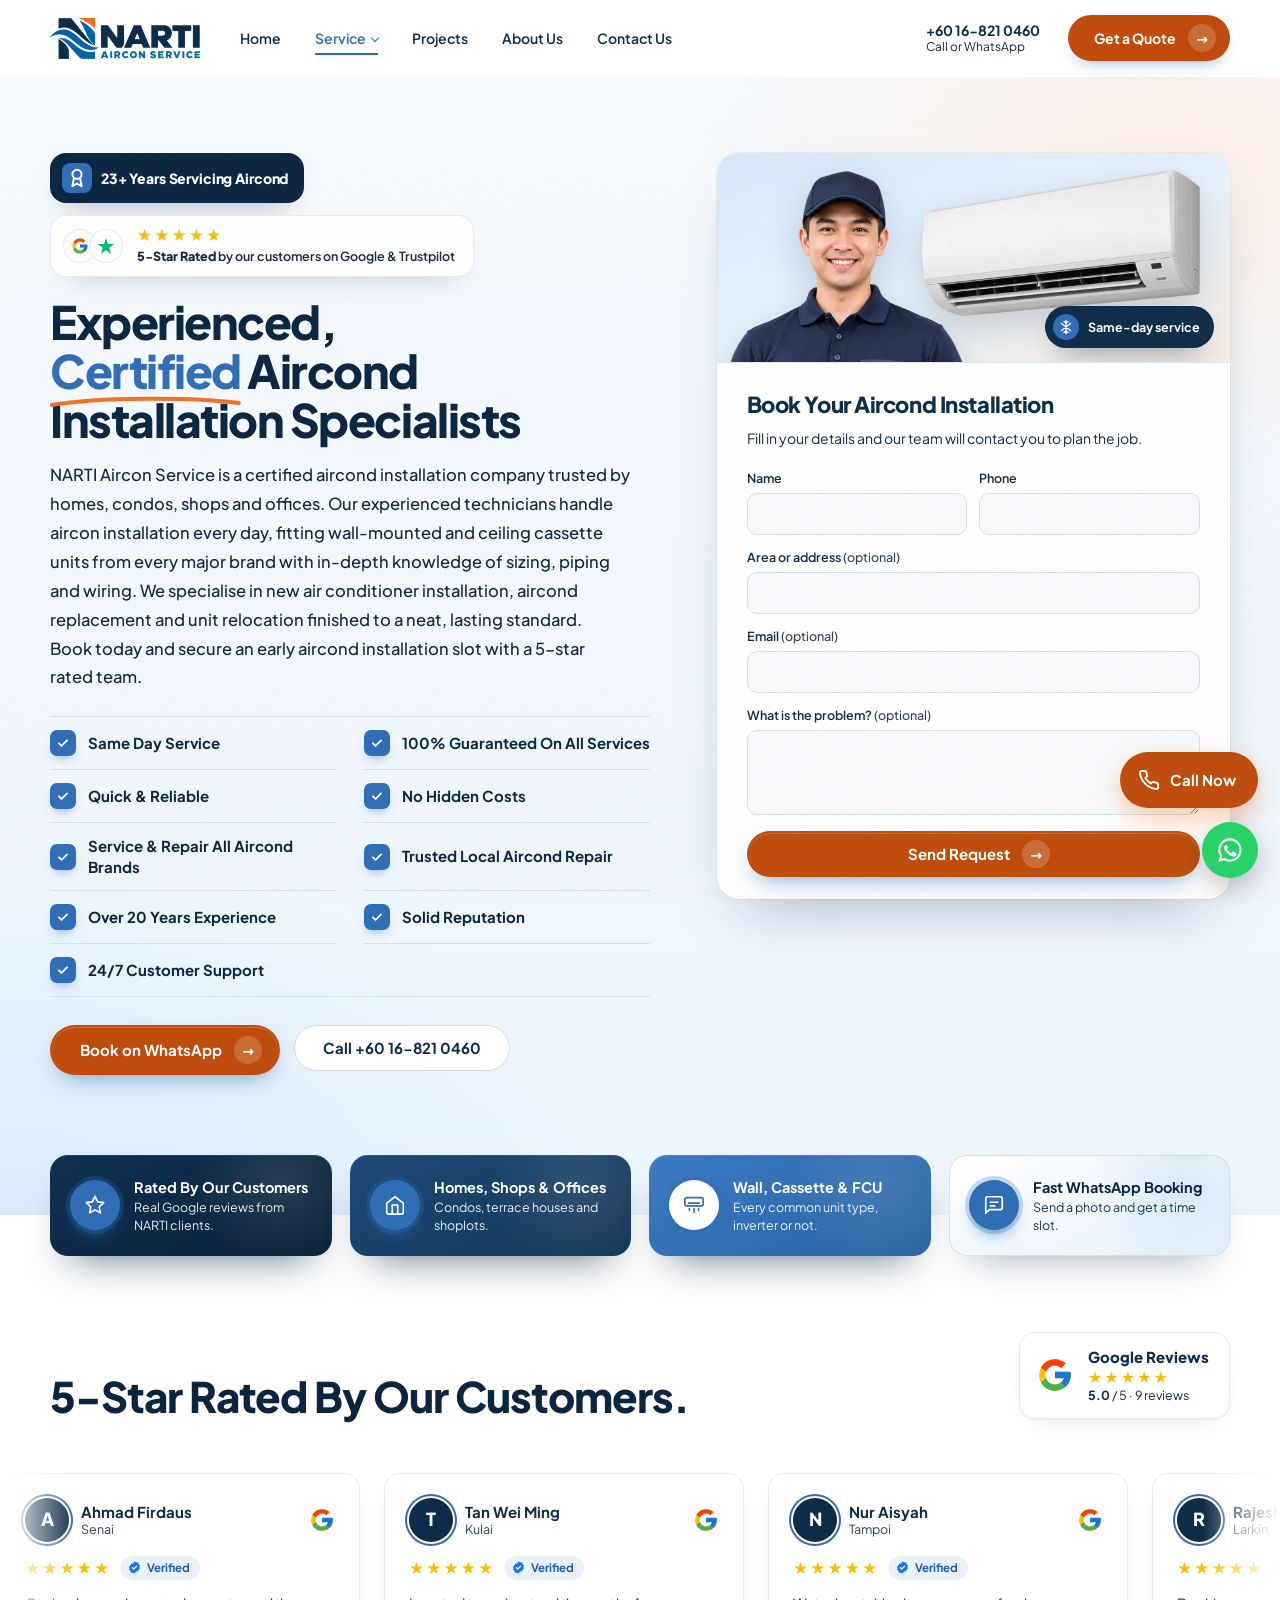
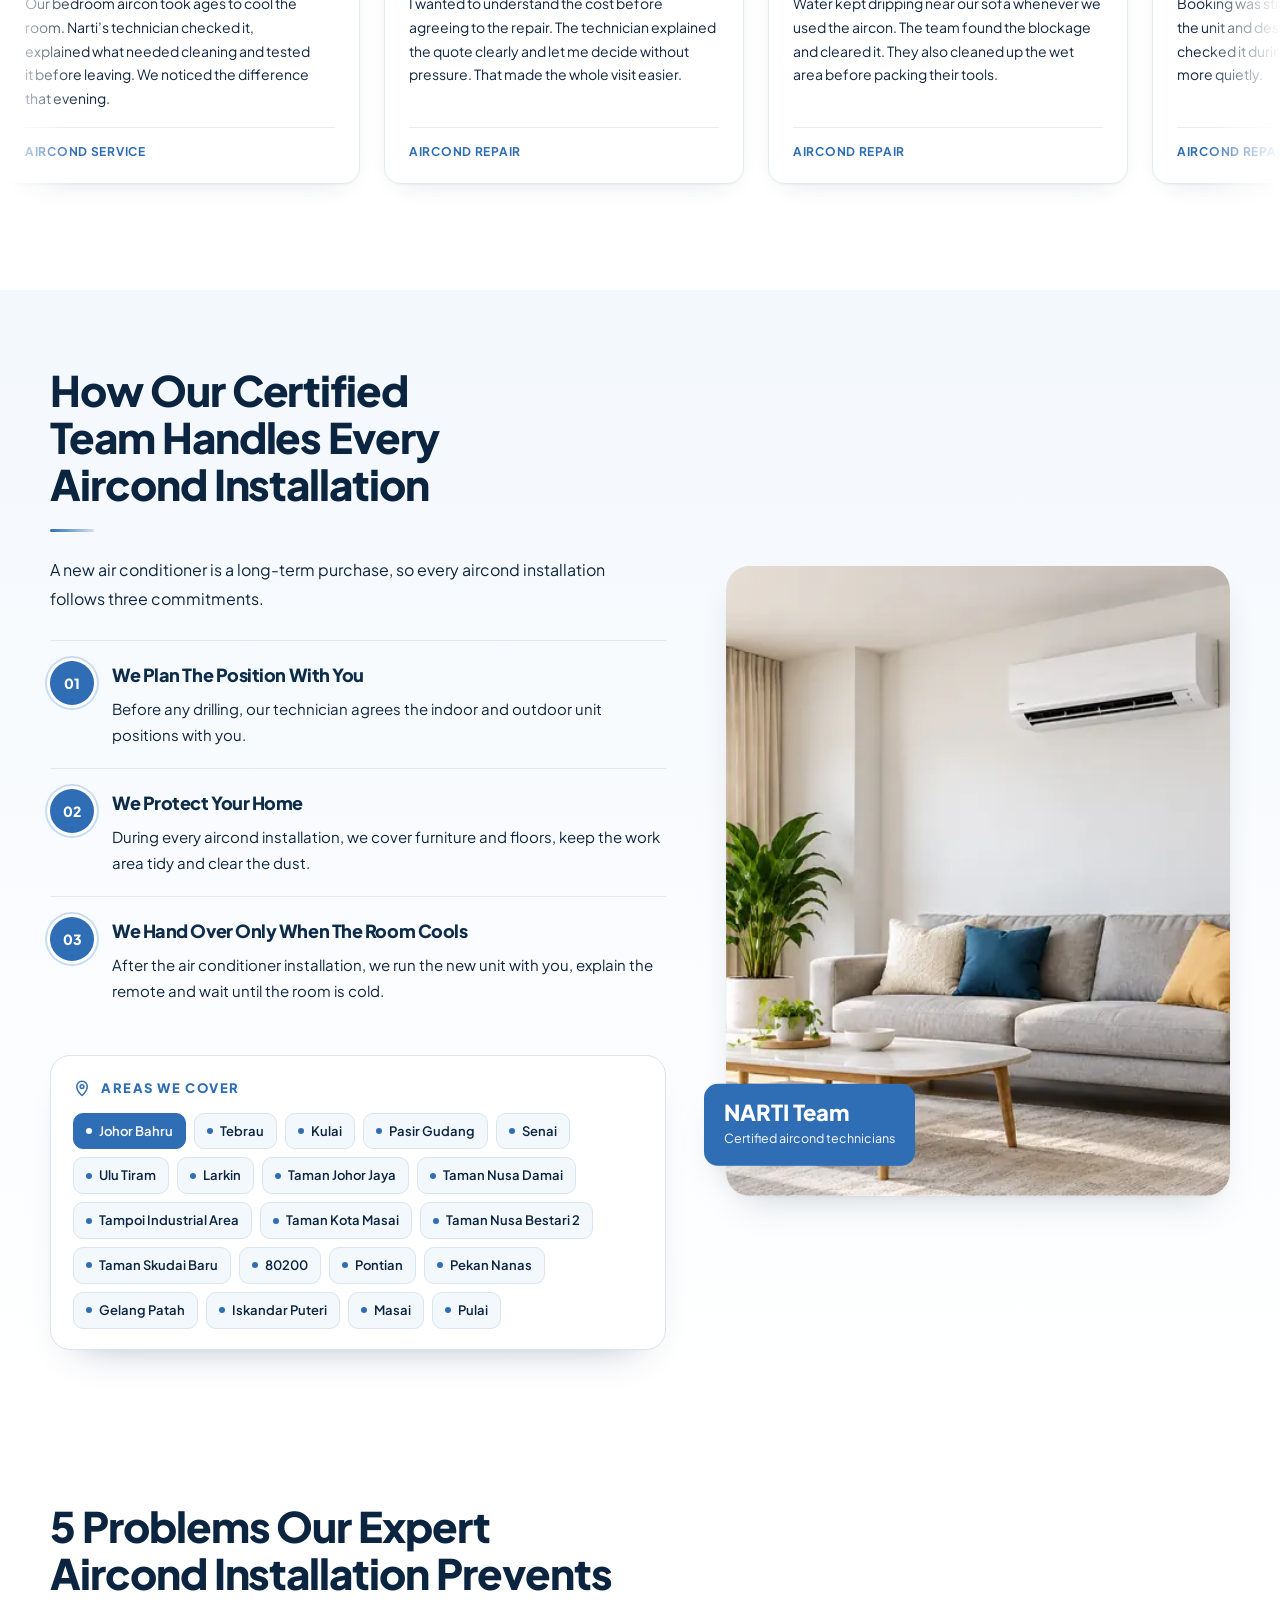
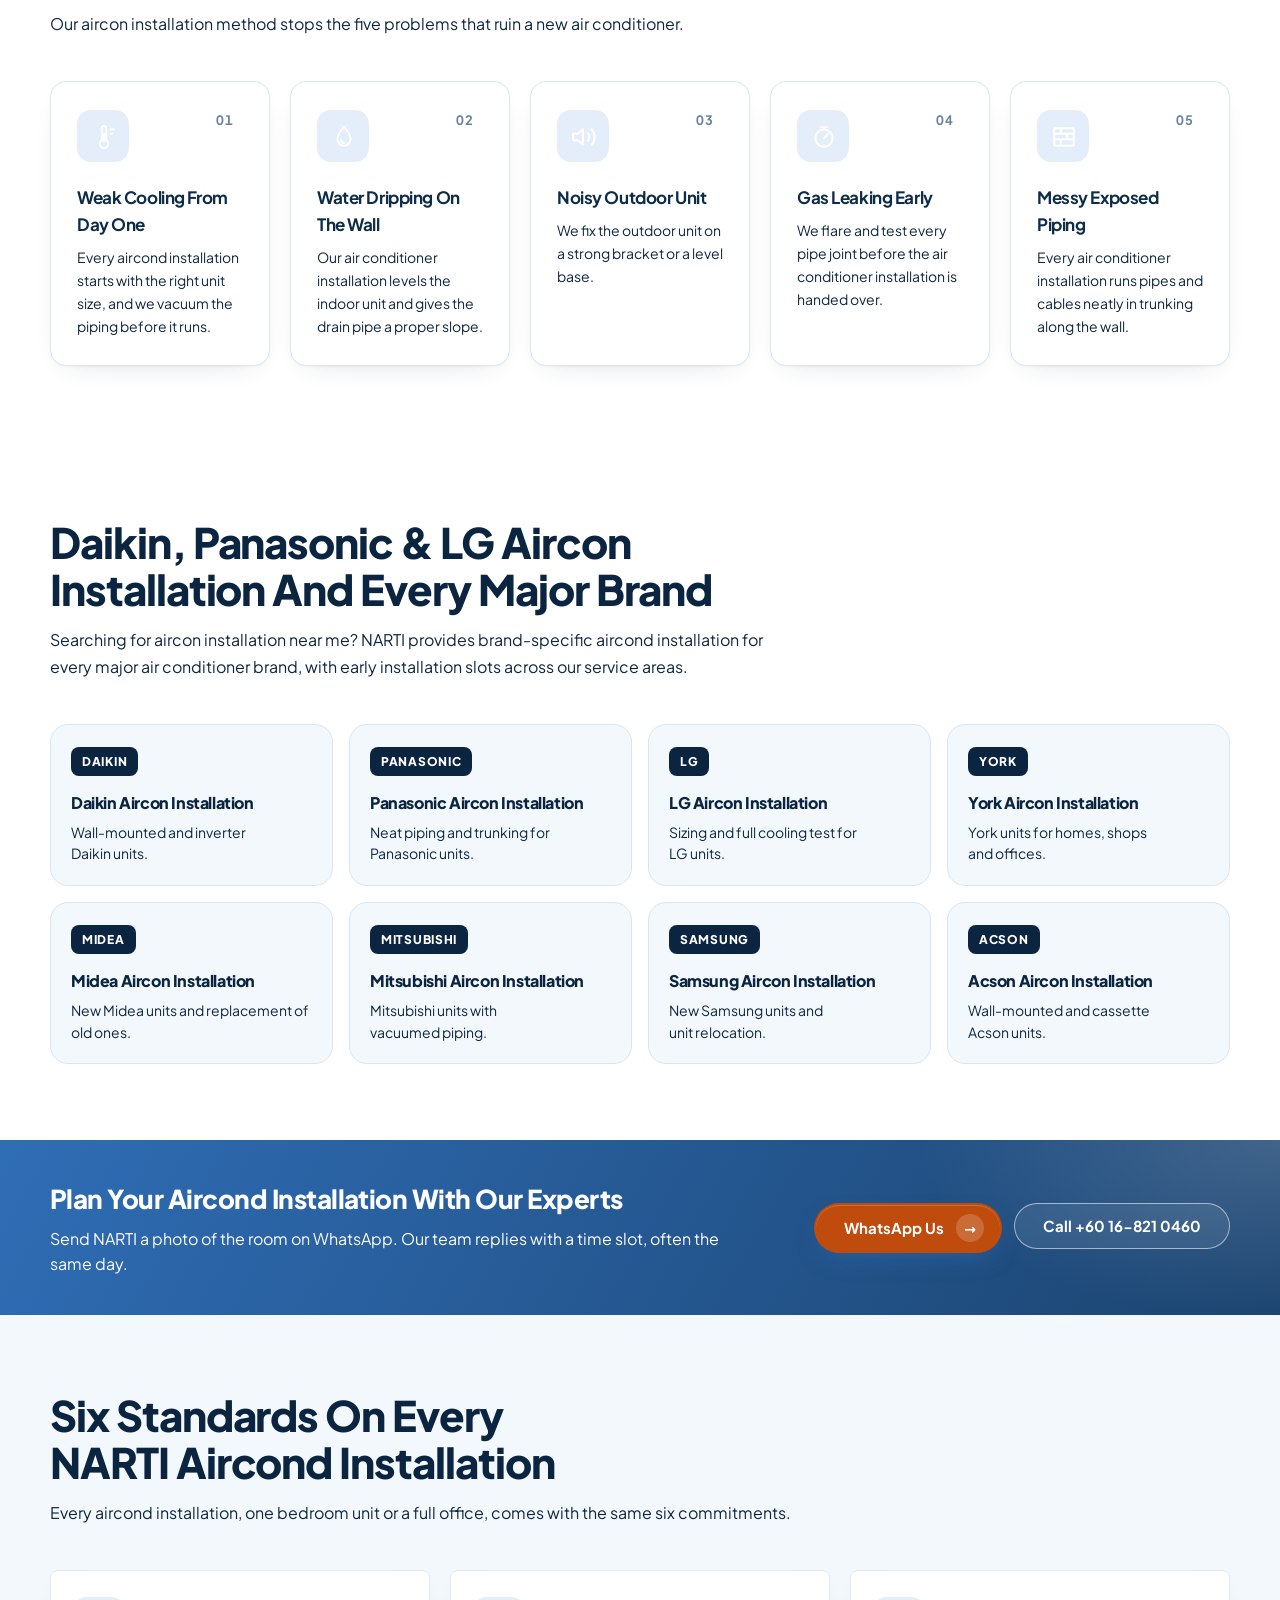
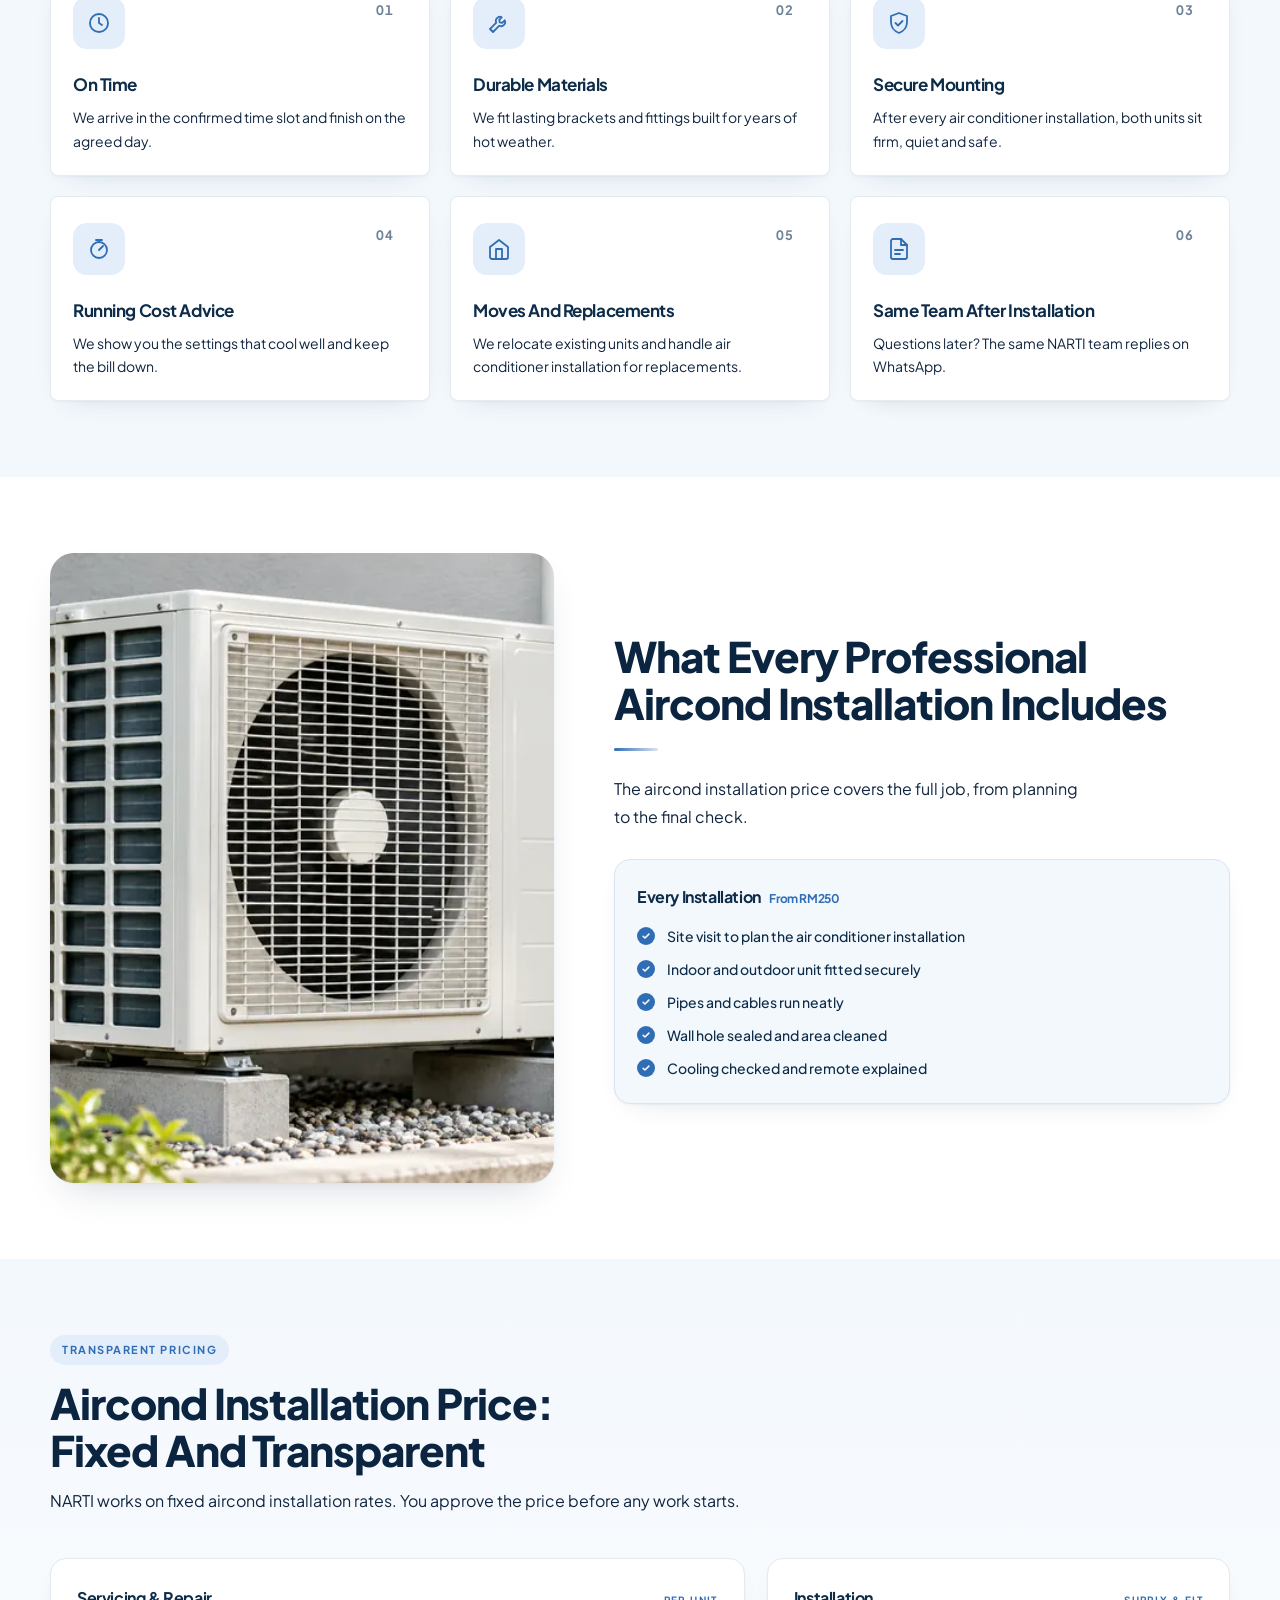
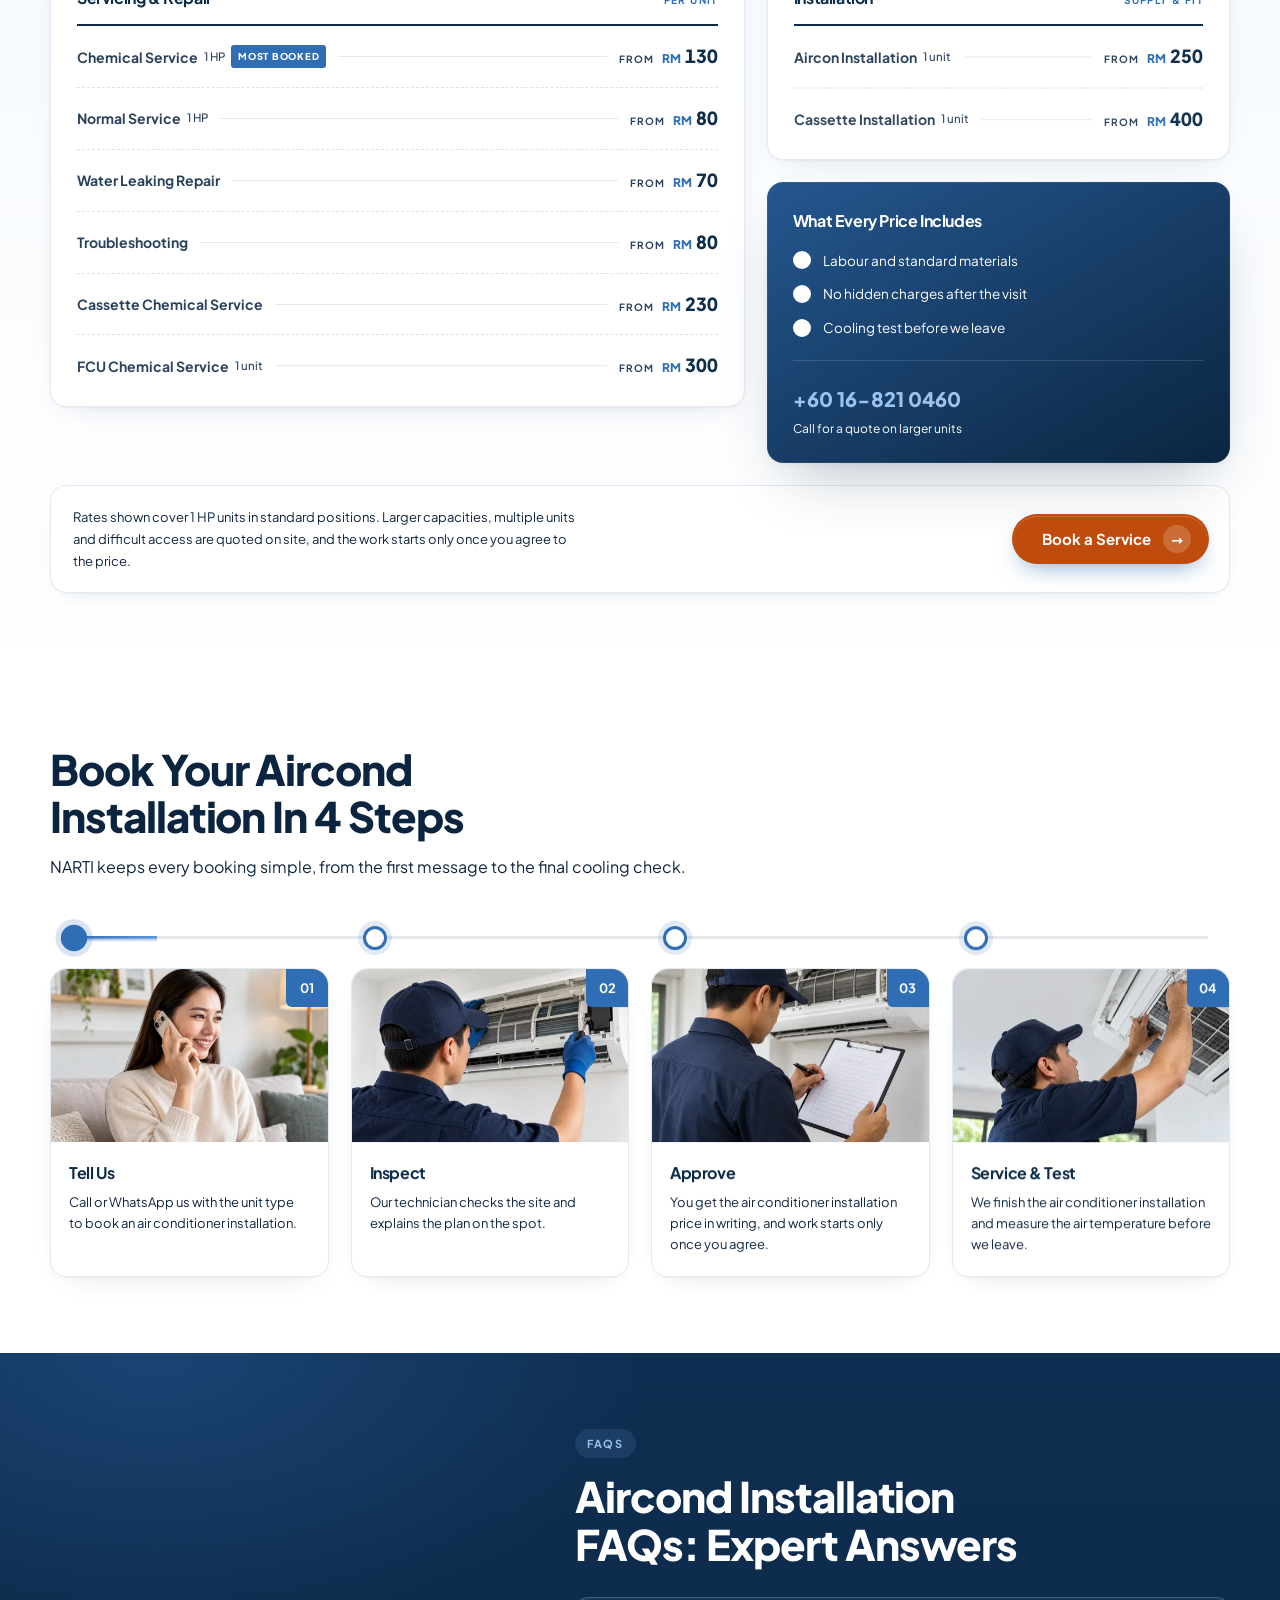
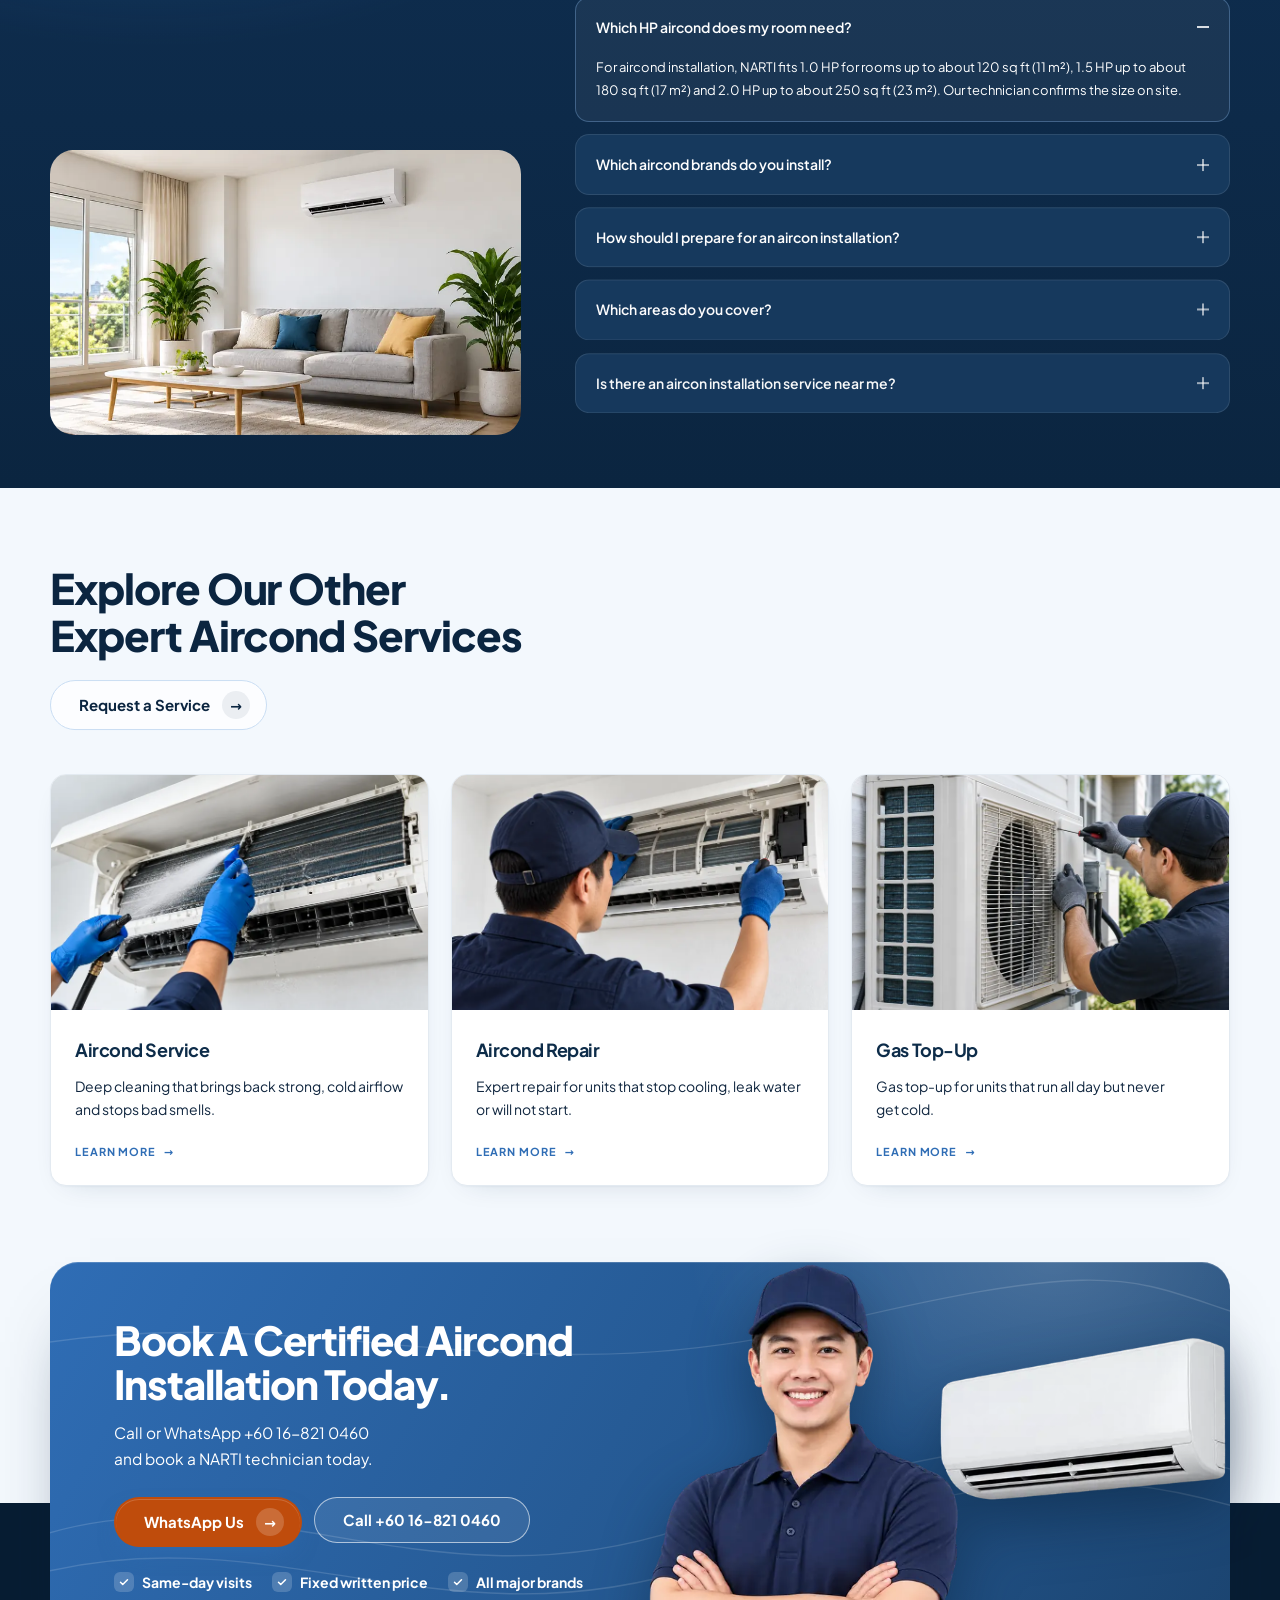
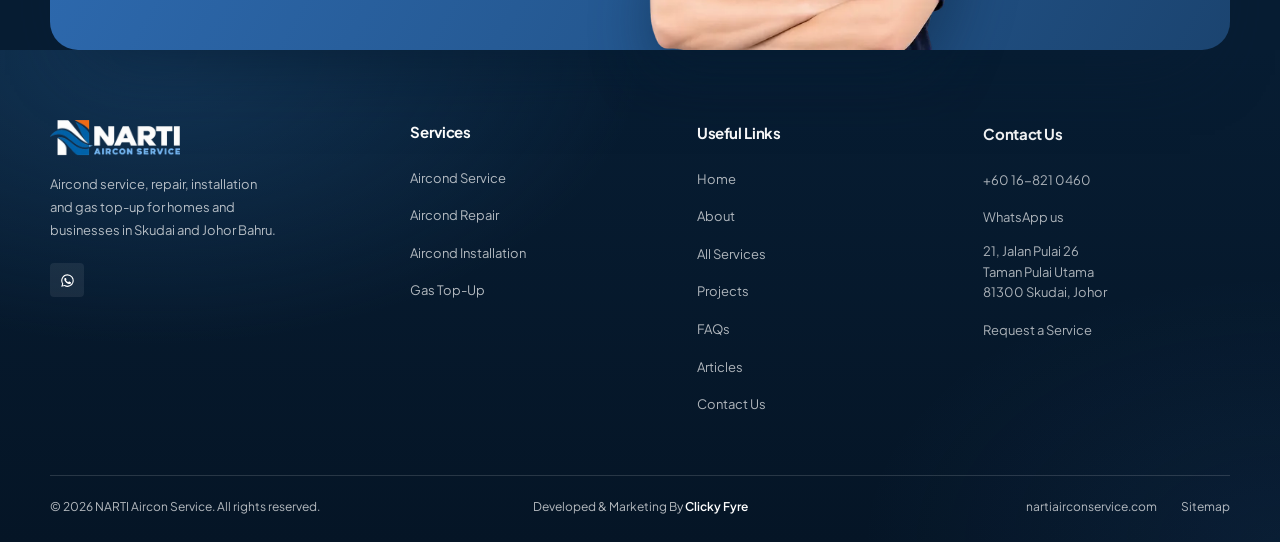
<file: aircond-installation/index.html>
<!DOCTYPE html>
<html lang="en">
<head>
  <!-- Google Tag Manager -->
  <script>(function(w,d,s,l,i){w[l]=w[l]||[];w[l].push({'gtm.start':
  new Date().getTime(),event:'gtm.js'});var f=d.getElementsByTagName(s)[0],
  j=d.createElement(s),dl=l!='dataLayer'?'&l='+l:'';j.async=true;j.src=
  'https://www.googletagmanager.com/gtm.js?id='+i+dl;f.parentNode.insertBefore(j,f);
  })(window,document,'script','dataLayer','GTM-KTSWL9JF');</script>
  <!-- End Google Tag Manager -->
  <meta charset="UTF-8">
  <meta name="viewport" content="width=device-width, initial-scale=1.0">
  <title>Aircond Installation Johor Bahru &amp; Skudai | From RM250 | NARTI</title>
  <meta name="description" content="Aircond installation in Johor Bahru and Skudai from RM250. Wall-mounted and cassette units, neat piping, vacuum and cooling test. Call +60 16-821 0460 for a quote.">
  <link rel="canonical" href="https://nartiairconservice.com/aircond-installation/">
  <meta name="theme-color" content="#0d2c49">

  <meta property="og:type" content="website">
  <meta property="og:site_name" content="NARTI Aircon Service">
  <meta property="og:title" content="Aircond Installation Johor Bahru &amp; Skudai | From RM250 | NARTI">
  <meta property="og:description" content="Aircond installation in Johor Bahru and Skudai from RM250. Wall-mounted and cassette units, neat piping, vacuum and cooling test. Call +60 16-821 0460 for a quote.">
  <meta property="og:url" content="https://nartiairconservice.com/aircond-installation/">
  <meta property="og:image" content="https://nartiairconservice.com/assets/images/projects/split-unit-installation.webp">

  <link rel="icon" type="image/png" href="/assets/images/brand/favicon.png">
  <link rel="apple-touch-icon" href="/assets/images/brand/favicon.png">

  <link rel="preload" href="/assets/fonts/plus-jakarta-sans-latin.woff2" as="font" type="font/woff2" crossorigin>

  <link rel="stylesheet" href="/assets/css/style.min.css?v=d55e8b62">

  <script type="application/ld+json">
{
  "@context": "https://schema.org",
  "@graph": [
    {
      "@type": "HVACBusiness",
      "@id": "https://nartiairconservice.com/#business",
      "name": "NARTI Aircon Service",
      "url": "https://nartiairconservice.com/",
      "logo": "https://nartiairconservice.com/assets/images/brand/logo.png",
      "image": "https://nartiairconservice.com/assets/images/hero/technician-with-gauges.webp",
      "telephone": "+60168210460",
      "address": {
        "@type": "PostalAddress",
        "streetAddress": "21, Jalan Pulai 26, Taman Pulai Utama",
        "addressLocality": "Skudai",
        "addressRegion": "Johor",
        "postalCode": "81300",
        "addressCountry": "MY"
      },
      "areaServed": [
        {
          "@type": "Place",
          "name": "Skudai, Johor"
        },
        {
          "@type": "Place",
          "name": "Johor Bahru, Johor"
        },
        {
          "@type": "Place",
          "name": "Iskandar Puteri, Johor"
        },
        {
          "@type": "Place",
          "name": "Pulai, Johor"
        },
        {
          "@type": "Place",
          "name": "Taman Nusa Sentral, Johor"
        },
        {
          "@type": "Place",
          "name": "Gelang Patah, Johor"
        },
        {
          "@type": "Place",
          "name": "Senai, Johor"
        },
        {
          "@type": "Place",
          "name": "Kulai, Johor"
        },
        {
          "@type": "Place",
          "name": "Tampoi, Johor"
        },
        {
          "@type": "Place",
          "name": "Larkin, Johor"
        },
        {
          "@type": "Place",
          "name": "Danga Bay, Johor"
        },
        {
          "@type": "Place",
          "name": "Tebrau, Johor"
        },
        {
          "@type": "Place",
          "name": "Johor Jaya, Johor"
        },
        {
          "@type": "Place",
          "name": "Bandar Dato Onn, Johor"
        },
        {
          "@type": "Place",
          "name": "Pandan City, Johor"
        },
        {
          "@type": "Place",
          "name": "Masai, Johor"
        },
        {
          "@type": "Place",
          "name": "Kota Masai, Johor"
        },
        {
          "@type": "Place",
          "name": "Pasir Gudang, Johor"
        },
        {
          "@type": "Place",
          "name": "Air Biru, Johor"
        },
        {
          "@type": "Place",
          "name": "Ulu Tiram, Johor"
        },
        {
          "@type": "Place",
          "name": "Forest City, Johor"
        },
        {
          "@type": "Place",
          "name": "Pontian, Johor"
        },
        {
          "@type": "Place",
          "name": "Pekan Nanas, Johor"
        }
      ]
    },
    {
      "@type": "Service",
      "name": "Aircond Installation",
      "serviceType": "Aircond Installation",
      "url": "https://nartiairconservice.com/aircond-installation/",
      "provider": {
        "@id": "https://nartiairconservice.com/#business"
      },
      "areaServed": [
        "Skudai",
        "Johor Bahru"
      ],
      "description": "Aircond installation in Johor Bahru and Skudai from RM250. Wall-mounted and cassette units, neat piping, vacuum and cooling test. Call +60 16-821 0460 for a quote."
    },
    {
      "@type": "BreadcrumbList",
      "itemListElement": [
        {
          "@type": "ListItem",
          "position": 1,
          "name": "Home",
          "item": "https://nartiairconservice.com/"
        },
        {
          "@type": "ListItem",
          "position": 2,
          "name": "Aircond Installation",
          "item": "https://nartiairconservice.com/aircond-installation/"
        }
      ]
    },
    {
      "@type": "FAQPage",
      "mainEntity": [
        {
          "@type": "Question",
          "name": "Which HP aircond does my room need?",
          "acceptedAnswer": {
            "@type": "Answer",
            "text": "For aircond installation, NARTI fits 1.0 HP for rooms up to about 120 sq ft (11 m²), 1.5 HP up to about 180 sq ft (17 m²) and 2.0 HP up to about 250 sq ft (23 m²). Our technician confirms the size on site."
          }
        },
        {
          "@type": "Question",
          "name": "Which aircond brands do you install?",
          "acceptedAnswer": {
            "@type": "Answer",
            "text": "NARTI handles air conditioner installation for Daikin, Panasonic, York, Midea, Mitsubishi, Samsung, LG and Acson, both wall-mounted and ceiling cassette units."
          }
        },
        {
          "@type": "Question",
          "name": "How should I prepare for an aircon installation?",
          "acceptedAnswer": {
            "@type": "Answer",
            "text": "Choose the wall for the indoor unit and the spot for the outdoor unit, and keep a free circuit at the DB box. Our team handles the rest."
          }
        },
        {
          "@type": "Question",
          "name": "Which areas do you cover?",
          "acceptedAnswer": {
            "@type": "Answer",
            "text": "NARTI covers every area listed in the Areas We Cover boxes on this page, plus nearby towns. Send your address on WhatsApp and our team confirms the visit."
          }
        },
        {
          "@type": "Question",
          "name": "Is there an aircon installation service near me?",
          "acceptedAnswer": {
            "@type": "Answer",
            "text": "Yes. NARTI provides aircond installation near you across the areas listed on this page. Send your address on WhatsApp and our technician plans the job with you."
          }
        }
      ]
    }
  ]
}
  </script>
</head>
<body>
  <a class="skip-link" href="#main">Skip to content</a>
  <!-- Google Tag Manager (noscript) -->
  <noscript><iframe src="https://www.googletagmanager.com/ns.html?id=GTM-KTSWL9JF"
  height="0" width="0" style="display:none;visibility:hidden"></iframe></noscript>
  <!-- End Google Tag Manager (noscript) -->

  <!-- ============ HEADER ============ -->
  <header class="header" id="top">
    <div class="container header__inner">
      <a href="/" class="header__logo" aria-label="NARTI Aircon Service home">
        <img src="/assets/images/brand/logo-300.webp" alt="NARTI Aircon Service" width="150" height="41">
      </a>

      <nav class="nav" id="nav" aria-label="Main navigation">
        <ul class="nav__list">
          <li><a href="/" class="nav__link">Home</a></li>
          <li class="nav__item--dropdown">
            <a href="/services/" class="nav__link is-active" aria-haspopup="true">Service <span class="nav__caret" aria-hidden="true"></span></a>
            <ul class="dropdown">
              <li><a href="/aircond-service/">Aircond Service</a></li>
              <li><a href="/aircond-repair/">Aircond Repair</a></li>
              <li><a href="/aircond-installation/" class="is-current">Aircond Installation</a></li>
              <li><a href="/aircond-gas-top-up/">Gas Top-Up</a></li>
            </ul>
          </li>
          <li><a href="/projects/" class="nav__link">Projects</a></li>
          <li><a href="/about/" class="nav__link">About Us</a></li>
          <li><a href="/contact-us/" class="nav__link">Contact Us</a></li>
        </ul>
        <a href="/#request" class="btn btn--primary nav__cta">Get a Quote <span class="btn__arrow">&rarr;</span></a>
      </nav>

      <div class="header__right">
        <a href="tel:+60168210460" class="header__phone">
          <strong>+60 16-821 0460</strong>
          <span>Call or WhatsApp</span>
        </a>
        <a href="/#request" class="btn btn--primary btn--sm">Get a Quote <span class="btn__arrow">&rarr;</span></a>
      </div>

      <button class="nav-toggle" id="navToggle" aria-label="Open menu" aria-expanded="false" aria-controls="nav">
        <span></span><span></span><span></span>
      </button>
    </div>
  </header>

  <main id="main">

    <!-- ============ PAGE HERO ============ -->
    <section class="page-hero page-hero--light">
      <div class="container page-hero__grid">
        <div class="page-hero__content">
          <div class="hero-top">
            <span class="hero-years"><svg viewBox="0 0 24 24" aria-hidden="true"><circle cx="12" cy="8" r="5"/><path d="m8.5 12.5-1.5 8.5 5-3 5 3-1.5-8.5"/></svg>23+ Years Servicing Aircond</span>
            <div class="hero-rated"><span class="hero-rated__logos"><span><svg viewBox="0 0 48 48" aria-hidden="true"><path fill="#FFC107" d="M43.6 20.5H42V20H24v8h11.3C33.7 32.7 29.2 36 24 36c-6.6 0-12-5.4-12-12s5.4-12 12-12c3.1 0 5.8 1.2 7.9 3l5.7-5.7C34 6.1 29.3 4 24 4 13 4 4 13 4 24s9 20 20 20 20-9 20-20c0-1.3-.1-2.4-.4-3.5z"/><path fill="#FF3D00" d="M6.3 14.7l6.6 4.8C14.7 15.1 19 12 24 12c3.1 0 5.8 1.2 7.9 3l5.7-5.7C34 6.1 29.3 4 24 4 16.3 4 9.7 8.3 6.3 14.7z"/><path fill="#4CAF50" d="M24 44c5.2 0 9.9-2 13.4-5.2l-6.2-5.2A11.9 11.9 0 0 1 24 36c-5.2 0-9.6-3.3-11.3-7.9l-6.5 5C9.5 39.6 16.2 44 24 44z"/><path fill="#1976D2" d="M43.6 20.5H42V20H24v8h11.3a12 12 0 0 1-4.1 5.6l6.2 5.2C37 39.2 44 34 44 24c0-1.3-.1-2.4-.4-3.5z"/></svg></span><span><svg viewBox="0 0 24 24" aria-hidden="true"><path fill="#00b67a" d="M12 1.5l2.6 7.9H23l-6.8 4.9 2.6 7.9L12 17.3l-6.8 4.9 2.6-7.9L1 9.4h8.4z"/></svg></span></span><span class="hero-rated__body"><span class="hero-rated__stars" aria-hidden="true">&#9733;&#9733;&#9733;&#9733;&#9733;</span><span class="hero-rated__text"><strong>5-Star Rated</strong> by our customers on Google &amp; Trustpilot</span></span></div>
          </div>
          <h1 class="page-hero__title">Experienced, <span class="page-hero__hl">Certified<svg viewBox="0 0 200 14" preserveAspectRatio="none" aria-hidden="true"><path d="M2 10 C 50 2, 150 2, 198 8"/></svg></span> Aircond Installation Specialists</h1>
          <p class="page-hero__text">NARTI Aircon Service is a certified aircond installation company trusted by homes, condos, shops and offices. Our experienced technicians handle aircon installation every day, fitting wall-mounted and ceiling cassette units from every major brand with in-depth knowledge of sizing, piping and wiring. We specialise in new air conditioner installation, aircond replacement and unit relocation finished to a neat, lasting standard. Book today and secure an early aircond installation slot with a 5-star rated team.</p>
          <ul class="svc-usps">
            <li><span class="svc-usps__tick"><svg viewBox="0 0 24 24" aria-hidden="true"><path d="m5 12.5 4.5 4.5L19 7.5"/></svg></span>Same Day Service</li>
            <li><span class="svc-usps__tick"><svg viewBox="0 0 24 24" aria-hidden="true"><path d="m5 12.5 4.5 4.5L19 7.5"/></svg></span>100% Guaranteed On All Services</li>
            <li><span class="svc-usps__tick"><svg viewBox="0 0 24 24" aria-hidden="true"><path d="m5 12.5 4.5 4.5L19 7.5"/></svg></span>Quick &amp; Reliable</li>
            <li><span class="svc-usps__tick"><svg viewBox="0 0 24 24" aria-hidden="true"><path d="m5 12.5 4.5 4.5L19 7.5"/></svg></span>No Hidden Costs</li>
            <li><span class="svc-usps__tick"><svg viewBox="0 0 24 24" aria-hidden="true"><path d="m5 12.5 4.5 4.5L19 7.5"/></svg></span>Service &amp; Repair All Aircond Brands</li>
            <li><span class="svc-usps__tick"><svg viewBox="0 0 24 24" aria-hidden="true"><path d="m5 12.5 4.5 4.5L19 7.5"/></svg></span>Trusted Local Aircond Repair</li>
            <li><span class="svc-usps__tick"><svg viewBox="0 0 24 24" aria-hidden="true"><path d="m5 12.5 4.5 4.5L19 7.5"/></svg></span>Over 20 Years Experience</li>
            <li><span class="svc-usps__tick"><svg viewBox="0 0 24 24" aria-hidden="true"><path d="m5 12.5 4.5 4.5L19 7.5"/></svg></span>Solid Reputation</li>
            <li><span class="svc-usps__tick"><svg viewBox="0 0 24 24" aria-hidden="true"><path d="m5 12.5 4.5 4.5L19 7.5"/></svg></span>24/7 Customer Support</li>
          </ul>
          <div class="hero__actions">
            <a href="https://wa.me/60168210460?text=Hi%20NARTI%2C%20I%20would%20like%20to%20book%20aircond%20installation." class="btn btn--primary" target="_blank" rel="noopener">Book on WhatsApp <span class="btn__arrow">&rarr;</span></a>
            <a href="tel:+60168210460" class="btn btn--ghost">Call +60 16-821 0460</a>
          </div>
        </div>
        <div class="lead-card">
          <div class="lead-card__photo">
            <img src="/assets/images/hero/technician-with-gauges.webp" alt="NARTI aircond technician holding gauges beside a split unit" width="1200" height="800" fetchpriority="high" srcset="/assets/images/hero/technician-with-gauges-480.webp 480w, /assets/images/hero/technician-with-gauges-800.webp 800w, /assets/images/hero/technician-with-gauges.webp 1200w, /assets/images/hero/technician-with-gauges-1536.webp 1536w" sizes="(max-width: 991px) calc(100vw - 32px), 560px" decoding="async">
            <span class="lead-card__tag"><span class="lead-card__tag-ico"><svg viewBox="0 0 24 24" aria-hidden="true"><path d="M12 2v20M4.9 6.5l14.2 11M19.1 6.5 4.9 17.5M9 4l3 2 3-2M9 20l3-2 3 2"/></svg></span>Same-day service</span>
          </div>
          <h2 class="lead-card__title">Book Your Aircond Installation</h2>
          <p class="lead-card__text">Fill in your details and our team will contact you to plan the job.</p>
          <form class="lead-form" action="/send.php" method="post" novalidate>
            <input type="hidden" name="service" value="Aircond Installation">
            <input type="hidden" name="page" value="https://nartiairconservice.com/aircond-installation/">
            <div class="lead-form__hp" aria-hidden="true"><label>Website<input type="text" name="website" tabindex="-1" autocomplete="off"></label></div>
            <div class="lead-form__row">
              <label class="lead-field"><span>Name</span><input type="text" name="name" autocomplete="name" required maxlength="80"></label>
              <label class="lead-field"><span>Phone</span><input type="tel" name="phone" autocomplete="tel" inputmode="tel" required maxlength="20"></label>
            </div>
            <label class="lead-field"><span>Area or address <em>(optional)</em></span><input type="text" name="address" autocomplete="street-address" maxlength="160"></label>
            <label class="lead-field"><span>Email <em>(optional)</em></span><input type="email" name="email" autocomplete="email" maxlength="120"></label>
            <label class="lead-field"><span>What is the problem? <em>(optional)</em></span><textarea name="message" rows="3" maxlength="1500"></textarea></label>
            <button type="submit" class="btn btn--primary btn--block lead-form__submit">Send Request <span class="btn__arrow">&rarr;</span></button>
            <p class="lead-form__msg" role="status" aria-live="polite"></p>
          </form>
        </div>
      </div>
    </section>

<!-- ============ TRUST BADGES ============ -->
    <section class="trust" aria-label="Why customers book NARTI">
      <div class="container trust__grid">
        <div class="trust-badge">
          <span class="trust-badge__seal"><svg viewBox="0 0 24 24" aria-hidden="true"><path d="M12 2.5l2.9 6.1 6.6.8-4.9 4.6 1.3 6.6L12 17.3l-5.9 3.3 1.3-6.6-4.9-4.6 6.6-.8z"/></svg></span>
          <span class="trust-badge__body">
            <strong>Rated By Our Customers</strong>
            <span>Real Google reviews from NARTI clients.</span>
          </span>
        </div>
        <div class="trust-badge">
          <span class="trust-badge__seal"><svg viewBox="0 0 24 24" aria-hidden="true"><path d="m3 10 9-7 9 7v10a2 2 0 0 1-2 2H5a2 2 0 0 1-2-2z"/><path d="M9 22V12h6v10"/></svg></span>
          <span class="trust-badge__body">
            <strong>Homes, Shops &amp; Offices</strong>
            <span>Condos, terrace houses and shoplots.</span>
          </span>
        </div>
        <div class="trust-badge">
          <span class="trust-badge__seal"><svg viewBox="0 0 24 24" aria-hidden="true"><rect x="2" y="4" width="20" height="9" rx="2"/><path d="M6 10h12M7 16v2M12 16v4M17 16v2"/></svg></span>
          <span class="trust-badge__body">
            <strong>Wall, Cassette &amp; FCU</strong>
            <span>Every common unit type, inverter or not.</span>
          </span>
        </div>
        <div class="trust-badge">
          <span class="trust-badge__seal"><svg viewBox="0 0 24 24" aria-hidden="true"><path d="M21 15a2 2 0 0 1-2 2H7l-4 4V5a2 2 0 0 1 2-2h14a2 2 0 0 1 2 2z"/><path d="M8 9h8M8 13h5"/></svg></span>
          <span class="trust-badge__body">
            <strong>Fast WhatsApp Booking</strong>
            <span>Send a photo and get a time slot.</span>
          </span>
        </div>
      </div>
    </section>
<!-- ============ TESTIMONIALS ============ -->
    <section class="section reviews tone-ice" id="reviews">
      <div class="container">
        <div class="section-head reviews__head">
          <div>
            <p class="eyebrow">Testimonials</p>
            <h2 class="section-title">5-Star Rated By Our Customers.</h2>
          </div>
          <div class="reviews-badge" data-review="google">
            <svg class="reviews-badge__logo" viewBox="0 0 48 48" aria-hidden="true"><path fill="#FFC107" d="M43.6 20.5H42V20H24v8h11.3C33.7 32.7 29.2 36 24 36c-6.6 0-12-5.4-12-12s5.4-12 12-12c3.1 0 5.8 1.2 7.9 3l5.7-5.7C34 6.1 29.3 4 24 4 13 4 4 13 4 24s9 20 20 20 20-9 20-20c0-1.3-.1-2.4-.4-3.5z"/><path fill="#FF3D00" d="M6.3 14.7l6.6 4.8C14.7 15.1 19 12 24 12c3.1 0 5.8 1.2 7.9 3l5.7-5.7C34 6.1 29.3 4 24 4 16.3 4 9.7 8.3 6.3 14.7z"/><path fill="#4CAF50" d="M24 44c5.2 0 9.9-2 13.4-5.2l-6.2-5.2A11.9 11.9 0 0 1 24 36c-5.2 0-9.6-3.3-11.3-7.9l-6.5 5C9.5 39.6 16.2 44 24 44z"/><path fill="#1976D2" d="M43.6 20.5H42V20H24v8h11.3a12 12 0 0 1-4.1 5.6l6.2 5.2C37 39.2 44 34 44 24c0-1.3-.1-2.4-.4-3.5z"/></svg>
            <span class="reviews-badge__body">
              <span class="reviews-badge__name rating__name">Google Reviews</span>
              <span class="reviews-badge__stars" aria-hidden="true">&#9733;&#9733;&#9733;&#9733;&#9733;</span>
              <span class="rating__meta">Customer reviews</span>
            </span>
          </div>
        </div>
      </div>
      <div class="reviews__viewport" aria-label="Customer reviews from Google" hidden>
        <div class="reviews__track" id="reviewsTrack"></div>
      </div>
    </section>

    <!-- ============ ABOUT THE SERVICE ============ -->
    <section class="section svc-about tone-white">
      <div class="container svc-about__grid">
        <div class="svc-about__content">
          <p class="eyebrow">How We Work</p>
          <h2 class="section-title">How Our Certified Team Handles Every Aircond Installation</h2>
          <span class="divider"></span>
          <p class="svc-about__intro">A new air conditioner is a long-term purchase, so every aircond installation follows three commitments.</p>
          <div class="svc-about__point">
            <span class="svc-about__num">01</span>
            <div>
              <h3>We Plan The Position With You</h3>
              <p>Before any drilling, our technician agrees the indoor and outdoor unit positions with you.</p>
            </div>
          </div>
          <div class="svc-about__point">
            <span class="svc-about__num">02</span>
            <div>
              <h3>We Protect Your Home</h3>
              <p>During every aircond installation, we cover furniture and floors, keep the work area tidy and clear the dust.</p>
            </div>
          </div>
          <div class="svc-about__point">
            <span class="svc-about__num">03</span>
            <div>
              <h3>We Hand Over Only When The Room Cools</h3>
              <p>After the air conditioner installation, we run the new unit with you, explain the remote and wait until the room is cold.</p>
            </div>
          </div>
          <div class="svc-areas">
            <p class="svc-areas__head"><svg viewBox="0 0 24 24" aria-hidden="true"><path d="M12 22s7-6.2 7-12a7 7 0 0 0-14 0c0 5.8 7 12 7 12z"/><circle cx="12" cy="10" r="2.5"/></svg>Areas We Cover</p>
            <ul><li>Johor Bahru</li><li>Tebrau</li><li>Kulai</li><li>Pasir Gudang</li><li>Senai</li><li>Ulu Tiram</li><li>Larkin</li><li>Taman Johor Jaya</li><li>Taman Nusa Damai</li><li>Tampoi Industrial Area</li><li>Taman Kota Masai</li><li>Taman Nusa Bestari 2</li><li>Taman Skudai Baru</li><li>80200</li><li>Pontian</li><li>Pekan Nanas</li><li>Gelang Patah</li><li>Iskandar Puteri</li><li>Masai</li><li>Pulai</li></ul>
          </div>
        </div>
        <div class="svc-about__media">
          <img src="/assets/images/faq/living-room-aircond.webp" alt="Neatly installed wall-mounted aircond in a Johor Bahru living room" loading="lazy" width="1200" height="800" srcset="/assets/images/faq/living-room-aircond-480.webp 480w, /assets/images/faq/living-room-aircond-800.webp 800w, /assets/images/faq/living-room-aircond.webp 1200w, /assets/images/faq/living-room-aircond-1536.webp 1536w" sizes="(max-width: 991px) calc(100vw - 32px), 560px" decoding="async">
          <div class="svc-about__badge"><strong>NARTI Team</strong><span>Certified aircond technicians</span></div>
        </div>
      </div>
    </section>

    <!-- ============ SYMPTOMS ============ -->
    <section class="section symptoms tone-ice">
      <div class="container">
        <div class="section-head">
          <div>
            <p class="eyebrow">Done Right</p>
            <h2 class="section-title">5 Problems Our Expert Aircond Installation Prevents</h2>
          </div>
          <p class="section-head__text">Our aircon installation method stops the five problems that ruin a new air conditioner.</p>
        </div>
        <div class="signs__grid">
          <article class="sign-card">
            <span class="sign-card__num">01</span>
            <span class="sign-card__icon"><svg viewBox="0 0 24 24" aria-hidden="true"><path d="M14 14.8V4a2 2 0 1 0-4 0v10.8a4 4 0 1 0 4 0z"/><path d="M12 9v7"/><path d="M18 5h3M18 9h2"/></svg></span>
            <h3 class="sign-card__title">Weak Cooling From Day One</h3>
            <p class="sign-card__text">Every aircond installation starts with the right unit size, and we vacuum the piping before it runs.</p>
          </article>
          <article class="sign-card">
            <span class="sign-card__num">02</span>
            <span class="sign-card__icon"><svg viewBox="0 0 24 24" aria-hidden="true"><path d="M12 2.7s6 6.4 6 11.3a6 6 0 0 1-12 0c0-4.9 6-11.3 6-11.3z"/><path d="M9.5 15a2.5 2.5 0 0 0 2.5 2.5"/></svg></span>
            <h3 class="sign-card__title">Water Dripping On The Wall</h3>
            <p class="sign-card__text">Our air conditioner installation levels the indoor unit and gives the drain pipe a proper slope.</p>
          </article>
          <article class="sign-card">
            <span class="sign-card__num">03</span>
            <span class="sign-card__icon"><svg viewBox="0 0 24 24" aria-hidden="true"><path d="M11 5 6 9H2v6h4l5 4z"/><path d="M15.5 8.5a5 5 0 0 1 0 7M19 5a10 10 0 0 1 0 14"/></svg></span>
            <h3 class="sign-card__title">Noisy Outdoor Unit</h3>
            <p class="sign-card__text">We fix the outdoor unit on a strong bracket or a level base.</p>
          </article>
          <article class="sign-card">
            <span class="sign-card__num">04</span>
            <span class="sign-card__icon"><svg viewBox="0 0 24 24" aria-hidden="true"><circle cx="12" cy="13" r="8"/><path d="M12 13l4-4M9 3h6M12 3v2"/></svg></span>
            <h3 class="sign-card__title">Gas Leaking Early</h3>
            <p class="sign-card__text">We flare and test every pipe joint before the air conditioner installation is handed over.</p>
          </article>
          <article class="sign-card">
            <span class="sign-card__num">05</span>
            <span class="sign-card__icon"><svg viewBox="0 0 24 24" aria-hidden="true"><rect x="3" y="4" width="18" height="16" rx="1"/><path d="M3 9h18M3 14h18M9 4v5M15 9v5M9 14v6"/></svg></span>
            <h3 class="sign-card__title">Messy Exposed Piping</h3>
            <p class="sign-card__text">Every air conditioner installation runs pipes and cables neatly in trunking along the wall.</p>
          </article>
        </div>
      </div>
    </section>


    <!-- ============ BRANDS ============ -->
    <section class="section svc-brands">
      <div class="container">
        <div class="section-head">
          <div>
            <p class="eyebrow">Brands We Cover</p>
            <h2 class="section-title">Daikin, Panasonic &amp; LG Aircon Installation And Every Major Brand</h2>
          </div>
          <p class="section-head__text">Searching for aircon installation near me? NARTI provides brand-specific aircond installation for every major air conditioner brand, with early installation slots across our service areas.</p>
        </div>
        <div class="brand-grid">
          <article class="brand-card"><span class="brand-card__name">Daikin</span><h3 class="brand-card__title">Daikin Aircon Installation</h3><p class="brand-card__text">Wall-mounted and inverter Daikin units.</p></article>
          <article class="brand-card"><span class="brand-card__name">Panasonic</span><h3 class="brand-card__title">Panasonic Aircon Installation</h3><p class="brand-card__text">Neat piping and trunking for Panasonic units.</p></article>
          <article class="brand-card"><span class="brand-card__name">LG</span><h3 class="brand-card__title">LG Aircon Installation</h3><p class="brand-card__text">Sizing and full cooling test for LG units.</p></article>
          <article class="brand-card"><span class="brand-card__name">York</span><h3 class="brand-card__title">York Aircon Installation</h3><p class="brand-card__text">York units for homes, shops and offices.</p></article>
          <article class="brand-card"><span class="brand-card__name">Midea</span><h3 class="brand-card__title">Midea Aircon Installation</h3><p class="brand-card__text">New Midea units and replacement of old ones.</p></article>
          <article class="brand-card"><span class="brand-card__name">Mitsubishi</span><h3 class="brand-card__title">Mitsubishi Aircon Installation</h3><p class="brand-card__text">Mitsubishi units with vacuumed piping.</p></article>
          <article class="brand-card"><span class="brand-card__name">Samsung</span><h3 class="brand-card__title">Samsung Aircon Installation</h3><p class="brand-card__text">New Samsung units and unit relocation.</p></article>
          <article class="brand-card"><span class="brand-card__name">Acson</span><h3 class="brand-card__title">Acson Aircon Installation</h3><p class="brand-card__text">Wall-mounted and cassette Acson units.</p></article>
        </div>
      </div>
    </section>

    <!-- ============ MID-PAGE CTA ============ -->
    <div class="cta-strip">
      <div class="container cta-strip__inner">
        <div class="cta-strip__copy">
          <h2 class="cta-strip__title">Plan Your Aircond Installation With Our Experts</h2>
          <p class="cta-strip__text">Send NARTI a photo of the room on WhatsApp. Our team replies with a time slot, often the same day.</p>
        </div>
        <div class="cta-strip__actions">
          <a href="https://wa.me/60168210460?text=Hi%20NARTI%2C%20I%20would%20like%20to%20book%20aircond%20installation." class="btn btn--primary" target="_blank" rel="noopener">WhatsApp Us <span class="btn__arrow">&rarr;</span></a>
          <a href="tel:+60168210460" class="btn btn--ghost">Call +60 16-821 0460</a>
        </div>
      </div>
    </div>

    <!-- ============ WHY CHOOSE ============ -->
    <section class="section svc-why tone-white">
      <div class="container">
        <div class="section-head">
          <div>
            <p class="eyebrow">Our Promise To You</p>
            <h2 class="section-title">Six Standards On Every NARTI Aircond Installation</h2>
          </div>
          <p class="section-head__text">Every aircond installation, one bedroom unit or a full office, comes with the same six commitments.</p>
        </div>
        <div class="svc-why__grid">
          <article class="why-card">
            <span class="why-card__num">01</span>
            <svg class="why-card__icon" viewBox="0 0 24 24" aria-hidden="true"><circle cx="12" cy="12" r="9"/><path d="M12 7v5l3 2"/></svg>
            <h3 class="why-card__title">On Time</h3>
            <p class="why-card__text">We arrive in the confirmed time slot and finish on the agreed day.</p>
          </article>
          <article class="why-card">
            <span class="why-card__num">02</span>
            <svg class="why-card__icon" viewBox="0 0 24 24" aria-hidden="true"><path d="M14.7 6.3a4 4 0 0 0-5.4 5.4L3 18l3 3 6.3-6.3a4 4 0 0 0 5.4-5.4l-2.5 2.5-2.5-.5-.5-2.5z"/></svg>
            <h3 class="why-card__title">Durable Materials</h3>
            <p class="why-card__text">We fit lasting brackets and fittings built for years of hot weather.</p>
          </article>
          <article class="why-card">
            <span class="why-card__num">03</span>
            <svg class="why-card__icon" viewBox="0 0 24 24" aria-hidden="true"><path d="M12 2 4 5v6c0 5 3.4 9.3 8 11 4.6-1.7 8-6 8-11V5z"/><path d="m8.5 12 2.5 2.5 4.5-4.5"/></svg>
            <h3 class="why-card__title">Secure Mounting</h3>
            <p class="why-card__text">After every air conditioner installation, both units sit firm, quiet and safe.</p>
          </article>
          <article class="why-card">
            <span class="why-card__num">04</span>
            <svg class="why-card__icon" viewBox="0 0 24 24" aria-hidden="true"><circle cx="12" cy="13" r="8"/><path d="M12 13l4-4M9 3h6M12 3v2"/></svg>
            <h3 class="why-card__title">Running Cost Advice</h3>
            <p class="why-card__text">We show you the settings that cool well and keep the bill down.</p>
          </article>
          <article class="why-card">
            <span class="why-card__num">05</span>
            <svg class="why-card__icon" viewBox="0 0 24 24" aria-hidden="true"><path d="m3 10 9-7 9 7v10a2 2 0 0 1-2 2H5a2 2 0 0 1-2-2z"/><path d="M9 22V12h6v10"/></svg>
            <h3 class="why-card__title">Moves And Replacements</h3>
            <p class="why-card__text">We relocate existing units and handle air conditioner installation for replacements.</p>
          </article>
          <article class="why-card">
            <span class="why-card__num">06</span>
            <svg class="why-card__icon" viewBox="0 0 24 24" aria-hidden="true"><path d="M14 2H6a2 2 0 0 0-2 2v16a2 2 0 0 0 2 2h12a2 2 0 0 0 2-2V8z"/><path d="M14 2v6h6M8 13h8M8 17h5"/></svg>
            <h3 class="why-card__title">Same Team After Installation</h3>
            <p class="why-card__text">Questions later? The same NARTI team replies on WhatsApp.</p>
          </article>
        </div>
      </div>
    </section>

    <!-- ============ WHAT'S INCLUDED ============ -->
    <section class="section included tone-ice">
      <div class="container included__grid">
        <div class="included__media">
          <img src="/assets/images/blog/outdoor-unit-installation.webp" alt="New outdoor aircond unit installed on a concrete base" loading="lazy" width="1200" height="800" srcset="/assets/images/blog/outdoor-unit-installation-480.webp 480w, /assets/images/blog/outdoor-unit-installation-800.webp 800w, /assets/images/blog/outdoor-unit-installation.webp 1200w, /assets/images/blog/outdoor-unit-installation-1536.webp 1536w" sizes="(max-width: 991px) calc(100vw - 32px), 560px" decoding="async">
        </div>
        <div class="included__content">
          <p class="eyebrow">What Is Included</p>
          <h2 class="section-title">What Every Professional Aircond Installation Includes</h2>
          <span class="divider"></span>
          <p class="text">The aircond installation price covers the full job, from planning to the final check.</p>
          <div class="packages packages--1">
          <div class="package">
            <h3 class="package__title">Every Installation <small>From RM250</small></h3>
            <ul class="checklist checklist--tight">
              <li>Site visit to plan the air conditioner installation</li>
              <li>Indoor and outdoor unit fitted securely</li>
              <li>Pipes and cables run neatly</li>
              <li>Wall hole sealed and area cleaned</li>
              <li>Cooling checked and remote explained</li>
            </ul>
          </div>
          </div>
        </div>
      </div>
    </section>

    <!-- ============ PRICING ============ -->
    <section class="section pricing tone-white" id="pricing">
      <div class="container">
        <div class="section-head">
          <div>
            <p class="eyebrow">Transparent Pricing</p>
            <h2 class="section-title">Aircond Installation Price: Fixed And Transparent</h2>
          </div>
          <p class="section-head__text">NARTI works on fixed aircond installation rates. You approve the price before any work starts.</p>
        </div>

        <div class="pricing__grid">
          <div class="price-card price-card--main">
            <div class="price-card__head">
              <h3>Servicing &amp; Repair</h3>
              <span>Per Unit</span>
            </div>
            <ul class="price-list">
              <li class="price-row">
                <span class="price-row__name">Chemical Service <small>1 HP</small> <em class="price-row__tag">Most Booked</em></span>
                <span class="price-row__dots" aria-hidden="true"></span>
                <span class="price-row__price"><small>From</small> <b>RM</b> <strong>130</strong></span>
              </li>
              <li class="price-row">
                <span class="price-row__name">Normal Service <small>1 HP</small></span>
                <span class="price-row__dots" aria-hidden="true"></span>
                <span class="price-row__price"><small>From</small> <b>RM</b> <strong>80</strong></span>
              </li>
              <li class="price-row">
                <span class="price-row__name">Water Leaking Repair</span>
                <span class="price-row__dots" aria-hidden="true"></span>
                <span class="price-row__price"><small>From</small> <b>RM</b> <strong>70</strong></span>
              </li>
              <li class="price-row">
                <span class="price-row__name">Troubleshooting</span>
                <span class="price-row__dots" aria-hidden="true"></span>
                <span class="price-row__price"><small>From</small> <b>RM</b> <strong>80</strong></span>
              </li>
              <li class="price-row">
                <span class="price-row__name">Cassette Chemical Service</span>
                <span class="price-row__dots" aria-hidden="true"></span>
                <span class="price-row__price"><small>From</small> <b>RM</b> <strong>230</strong></span>
              </li>
              <li class="price-row">
                <span class="price-row__name">FCU Chemical Service <small>1 unit</small></span>
                <span class="price-row__dots" aria-hidden="true"></span>
                <span class="price-row__price"><small>From</small> <b>RM</b> <strong>300</strong></span>
              </li>
            </ul>
          </div>

          <div class="pricing__side">
            <div class="price-card">
              <div class="price-card__head">
                <h3>Installation</h3>
                <span>Supply &amp; Fit</span>
              </div>
              <ul class="price-list">
              <li class="price-row">
                <span class="price-row__name">Aircon Installation <small>1 unit</small></span>
                <span class="price-row__dots" aria-hidden="true"></span>
                <span class="price-row__price"><small>From</small> <b>RM</b> <strong>250</strong></span>
              </li>
              <li class="price-row">
                <span class="price-row__name">Cassette Installation <small>1 unit</small></span>
                <span class="price-row__dots" aria-hidden="true"></span>
                <span class="price-row__price"><small>From</small> <b>RM</b> <strong>400</strong></span>
              </li>
              </ul>
            </div>

            <div class="price-includes">
              <h3>What Every Price Includes</h3>
              <ul>
                <li>Labour and standard materials</li>
                <li>No hidden charges after the visit</li>
                <li>Cooling test before we leave</li>
              </ul>
              <div class="price-includes__call">
                <a href="tel:+60168210460">+60 16-821 0460</a>
                <span>Call for a quote on larger units</span>
              </div>
            </div>
          </div>
        </div>

        <div class="pricing__note">
          <p>Rates shown cover 1 HP units in standard positions. Larger capacities, multiple units and difficult access are quoted on site, and the work starts only once you agree to the price.</p>
          <a href="/contact-us/" class="btn btn--primary">Book a Service <span class="btn__arrow">&rarr;</span></a>
        </div>
      </div>
    </section>

    <!-- ============ HOW IT WORKS ============ -->
    <section class="section steps tone-ice">
      <div class="container">
        <div class="section-head">
          <div>
            <p class="eyebrow">How It Works</p>
            <h2 class="section-title">Book Your Aircond Installation In 4 Steps</h2>
          </div>
          <p class="section-head__text">NARTI keeps every booking simple, from the first message to the final cooling check.</p>
        </div>
        <div class="steps__grid">
          <article class="step">
            <div class="step__media">
              <img src="/assets/images/process/step-1-tell-us.webp" alt="Customer calling NARTI to book a service" loading="lazy" width="1200" height="800" srcset="/assets/images/process/step-1-tell-us-480.webp 480w, /assets/images/process/step-1-tell-us-800.webp 800w, /assets/images/process/step-1-tell-us.webp 1200w, /assets/images/process/step-1-tell-us-1536.webp 1536w" sizes="(max-width: 640px) calc(100vw - 32px), (max-width: 991px) 46vw, 270px" decoding="async">
              <span class="step__num">01</span>
            </div>
            <h3 class="step__title">Tell Us</h3>
            <p class="step__text">Call or WhatsApp us with the unit type to book an air conditioner installation.</p>
          </article>
          <article class="step">
            <div class="step__media">
              <img src="/assets/images/process/step-2-inspect.webp" alt="Technician inspecting an indoor aircond unit" loading="lazy" width="1200" height="800" srcset="/assets/images/process/step-2-inspect-480.webp 480w, /assets/images/process/step-2-inspect-800.webp 800w, /assets/images/process/step-2-inspect.webp 1200w, /assets/images/process/step-2-inspect-1536.webp 1536w" sizes="(max-width: 640px) calc(100vw - 32px), (max-width: 991px) 46vw, 270px" decoding="async">
              <span class="step__num">02</span>
            </div>
            <h3 class="step__title">Inspect</h3>
            <p class="step__text">Our technician checks the site and explains the plan on the spot.</p>
          </article>
          <article class="step">
            <div class="step__media">
              <img src="/assets/images/process/step-3-approve.webp" alt="Technician preparing a written quote" loading="lazy" width="1200" height="800" srcset="/assets/images/process/step-3-approve-480.webp 480w, /assets/images/process/step-3-approve-800.webp 800w, /assets/images/process/step-3-approve.webp 1200w, /assets/images/process/step-3-approve-1536.webp 1536w" sizes="(max-width: 640px) calc(100vw - 32px), (max-width: 991px) 46vw, 270px" decoding="async">
              <span class="step__num">03</span>
            </div>
            <h3 class="step__title">Approve</h3>
            <p class="step__text">You get the air conditioner installation price in writing, and work starts only once you agree.</p>
          </article>
          <article class="step">
            <div class="step__media">
              <img src="/assets/images/process/step-4-service-test.webp" alt="Technician testing a wall-mounted aircond" loading="lazy" width="1200" height="800" srcset="/assets/images/process/step-4-service-test-480.webp 480w, /assets/images/process/step-4-service-test-800.webp 800w, /assets/images/process/step-4-service-test.webp 1200w, /assets/images/process/step-4-service-test-1536.webp 1536w" sizes="(max-width: 640px) calc(100vw - 32px), (max-width: 991px) 46vw, 270px" decoding="async">
              <span class="step__num">04</span>
            </div>
            <h3 class="step__title">Service &amp; Test</h3>
            <p class="step__text">We finish the air conditioner installation and measure the air temperature before we leave.</p>
          </article>
        </div>
      </div>
    </section>

    <!-- ============ FAQ ============ -->
    <section class="section section--navy faq" id="faqs">
      <div class="container faq__grid">
        <div class="faq__img">
          <img src="/assets/images/faq/living-room-aircond.webp" alt="Living room cooled by a wall-mounted aircond" loading="lazy" width="1200" height="800" srcset="/assets/images/faq/living-room-aircond-480.webp 480w, /assets/images/faq/living-room-aircond-800.webp 800w, /assets/images/faq/living-room-aircond.webp 1200w, /assets/images/faq/living-room-aircond-1536.webp 1536w" sizes="(max-width: 991px) calc(100vw - 32px), 560px" decoding="async">
        </div>
        <div class="faq__content">
          <p class="eyebrow">FAQs</p>
          <h2 class="section-title">Aircond Installation FAQs: Expert Answers</h2>
          <div class="accordion">
            <div class="accordion__item is-open">
              <button class="accordion__btn" aria-expanded="true">
                Which HP aircond does my room need?
                <span class="accordion__icon" aria-hidden="true"></span>
              </button>
              <div class="accordion__panel">
                <p>For aircond installation, NARTI fits 1.0 HP for rooms up to about 120 sq ft (11 m²), 1.5 HP up to about 180 sq ft (17 m²) and 2.0 HP up to about 250 sq ft (23 m²). Our technician confirms the size on site.</p>
              </div>
            </div>
            <div class="accordion__item">
              <button class="accordion__btn" aria-expanded="false">
                Which aircond brands do you install?
                <span class="accordion__icon" aria-hidden="true"></span>
              </button>
              <div class="accordion__panel">
                <p>NARTI handles air conditioner installation for Daikin, Panasonic, York, Midea, Mitsubishi, Samsung, LG and Acson, both wall-mounted and ceiling cassette units.</p>
              </div>
            </div>
            <div class="accordion__item">
              <button class="accordion__btn" aria-expanded="false">
                How should I prepare for an aircon installation?
                <span class="accordion__icon" aria-hidden="true"></span>
              </button>
              <div class="accordion__panel">
                <p>Choose the wall for the indoor unit and the spot for the outdoor unit, and keep a free circuit at the DB box. Our team handles the rest.</p>
              </div>
            </div>
            <div class="accordion__item">
              <button class="accordion__btn" aria-expanded="false">
                Which areas do you cover?
                <span class="accordion__icon" aria-hidden="true"></span>
              </button>
              <div class="accordion__panel">
                <p>NARTI covers every area listed in the Areas We Cover boxes on this page, plus nearby towns. Send your address on WhatsApp and our team confirms the visit.</p>
              </div>
            </div>
            <div class="accordion__item">
              <button class="accordion__btn" aria-expanded="false">
                Is there an aircon installation service near me?
                <span class="accordion__icon" aria-hidden="true"></span>
              </button>
              <div class="accordion__panel">
                <p>Yes. NARTI provides aircond installation near you across the areas listed on this page. Send your address on WhatsApp and our technician plans the job with you.</p>
              </div>
            </div>
          </div>
        </div>
      </div>
    </section>

    <!-- ============ OTHER SERVICES ============ -->
    <section class="section other-services tone-white">
      <div class="container">
        <div class="section-head">
          <div>
            <p class="eyebrow">More Services</p>
            <h2 class="section-title">Explore Our Other Expert Aircond Services</h2>
          </div>
          <a href="/#request" class="btn btn--outline">Request a Service <span class="btn__arrow">&rarr;</span></a>
        </div>
        <div class="service-links">
          <a href="/aircond-service/" class="service-link">
            <span class="service-link__media"><img src="/assets/images/projects/indoor-unit-deep-cleaning.webp" alt="Indoor aircond coil being cleaned with a water jet" loading="lazy" width="1200" height="800" srcset="/assets/images/projects/indoor-unit-deep-cleaning-480.webp 480w, /assets/images/projects/indoor-unit-deep-cleaning-800.webp 800w, /assets/images/projects/indoor-unit-deep-cleaning.webp 1200w, /assets/images/projects/indoor-unit-deep-cleaning-1536.webp 1536w" sizes="(max-width: 991px) calc(100vw - 32px), 560px" decoding="async"></span>
            <svg class="service-link__icon" viewBox="0 0 24 24" aria-hidden="true"><path d="M12 2v20M4.9 6l14.2 12M19.1 6 4.9 18M9 3.5l3 2.5 3-2.5M9 20.5l3-2.5 3 2.5"/></svg>
            <h3 class="service-link__title">Aircond Service</h3>
            <p class="service-link__text">Deep cleaning that brings back strong, cold airflow and stops bad smells.</p>
            <span class="link-more">Learn More <span>&rarr;</span></span>
          </a>
          <a href="/aircond-repair/" class="service-link">
            <span class="service-link__media"><img src="/assets/images/process/step-2-inspect.webp" alt="Technician checking the inside of an indoor aircond unit" loading="lazy" width="1200" height="800" srcset="/assets/images/process/step-2-inspect-480.webp 480w, /assets/images/process/step-2-inspect-800.webp 800w, /assets/images/process/step-2-inspect.webp 1200w, /assets/images/process/step-2-inspect-1536.webp 1536w" sizes="(max-width: 991px) calc(100vw - 32px), 560px" decoding="async"></span>
            <svg class="service-link__icon" viewBox="0 0 24 24" aria-hidden="true"><path d="m14.7 6.3 3-3a4 4 0 0 1-5 5l-7.4 7.4a1.5 1.5 0 0 0 2.1 2.1l7.4-7.4a4 4 0 0 1 5-5l-3 3"/><path d="m4 20 3-3M13 17l4 4M17 13l4 4"/></svg>
            <h3 class="service-link__title">Aircond Repair</h3>
            <p class="service-link__text">Expert repair for units that stop cooling, leak water or will not start.</p>
            <span class="link-more">Learn More <span>&rarr;</span></span>
          </a>
          <a href="/aircond-gas-top-up/" class="service-link">
            <span class="service-link__media"><img src="/assets/images/about/outdoor-unit-repair.webp" alt="Technician working on an outdoor aircond unit" loading="lazy" width="1200" height="800" srcset="/assets/images/about/outdoor-unit-repair-480.webp 480w, /assets/images/about/outdoor-unit-repair-800.webp 800w, /assets/images/about/outdoor-unit-repair.webp 1200w, /assets/images/about/outdoor-unit-repair-1536.webp 1536w" sizes="(max-width: 991px) calc(100vw - 32px), 560px" decoding="async"></span>
            <svg class="service-link__icon" viewBox="0 0 24 24" aria-hidden="true"><circle cx="12" cy="13" r="8"/><path d="M12 13l4-4M9 3h6M12 3v2"/></svg>
            <h3 class="service-link__title">Gas Top-Up</h3>
            <p class="service-link__text">Gas top-up for units that run all day but never get cold.</p>
            <span class="link-more">Learn More <span>&rarr;</span></span>
          </a>
        </div>
      </div>
    </section>

    <!-- ============ CTA ============ -->
    <section class="cta cta--card">
      <div class="container">
        <div class="cta-card">
          <div class="cta-card__bg" aria-hidden="true">
            <svg viewBox="0 0 1200 420" preserveAspectRatio="none"><path d="M-20 300 C 200 220, 380 380, 640 290 S 1020 170, 1220 230"/><path d="M-20 340 C 220 270, 400 420, 660 330 S 1040 210, 1220 270"/><path d="M-20 90 C 260 40, 470 150, 780 70 S 1100 20, 1220 60"/></svg>
          </div>
          <div class="cta-card__content">
            <h2 class="cta__title">Book A Certified Aircond Installation Today.</h2>
            <p class="cta__text">Call or WhatsApp +60 16-821 0460<br>and book a NARTI technician today.</p>
            <div class="cta-card__actions">
              <a href="https://wa.me/60168210460?text=Hi%20NARTI%2C%20I%20would%20like%20a%20quote%20for%20my%20aircond." class="btn btn--primary" target="_blank" rel="noopener">WhatsApp Us <span class="btn__arrow">&rarr;</span></a>
              <a href="tel:+60168210460" class="btn btn--ghost">Call +60 16-821 0460</a>
            </div>
            <ul class="cta-card__points"><li><svg viewBox="0 0 24 24" aria-hidden="true"><path d="m5 12.5 4.5 4.5L19 7.5"/></svg>Same-day visits</li><li><svg viewBox="0 0 24 24" aria-hidden="true"><path d="m5 12.5 4.5 4.5L19 7.5"/></svg>Fixed written price</li><li><svg viewBox="0 0 24 24" aria-hidden="true"><path d="m5 12.5 4.5 4.5L19 7.5"/></svg>All major brands</li></ul>
          </div>
          <div class="cta-card__media" aria-hidden="true">
            <img src="/assets/images/cta/technician-arms-crossed-800.webp" alt="" loading="lazy" width="1200" height="800">
          </div>
        </div>
      </div>
    </section>

  </main>

  <!-- ============ FOOTER ============ -->
  <footer class="footer" id="footer">
    <div class="container footer__grid">
      <div class="footer__brand">
        <img src="/assets/images/brand/logo-white-300.webp" alt="NARTI Aircon Service" width="150" height="41">
        <p>Aircond service, repair, installation<br>and gas top-up for homes and<br>businesses in Skudai and Johor Bahru.</p>
        <div class="socials">
          <a href="https://wa.me/60168210460?text=Hi%20NARTI%2C%20I%20would%20like%20to%20book%20an%20aircond%20service." aria-label="WhatsApp" target="_blank" rel="noopener"><svg viewBox="0 0 24 24"><path d="M12 2a10 10 0 0 0-8.6 15.1L2 22l5-1.3A10 10 0 1 0 12 2zm0 18.2a8.2 8.2 0 0 1-4.2-1.1l-.3-.2-3 .8.8-2.9-.2-.3A8.2 8.2 0 1 1 12 20.2zm4.5-6.1c-.2-.1-1.5-.7-1.7-.8-.2-.1-.4-.1-.6.1l-.8 1c-.1.2-.3.2-.5.1a6.7 6.7 0 0 1-3.3-2.9c-.3-.4.3-.4.8-1.3.1-.2 0-.3 0-.4l-.8-1.8c-.2-.5-.4-.4-.6-.4h-.5a1 1 0 0 0-.7.3 3 3 0 0 0-.9 2.2 5.2 5.2 0 0 0 1.1 2.7 11.8 11.8 0 0 0 4.5 4c1.7.7 2.3.8 3.2.6a2.7 2.7 0 0 0 1.8-1.2 2.2 2.2 0 0 0 .1-1.3c0-.1-.2-.2-.4-.3z"/></svg></a>
        </div>
      </div>

      <div class="footer__col">
        <h3>Services</h3>
        <ul>
          <li><a href="/aircond-service/">Aircond Service</a></li>
          <li><a href="/aircond-repair/">Aircond Repair</a></li>
          <li><a href="/aircond-installation/">Aircond Installation</a></li>
          <li><a href="/aircond-gas-top-up/">Gas Top-Up</a></li>
        </ul>
      </div>

      <div class="footer__col">
        <h3>Useful Links</h3>
        <ul>
          <li><a href="/">Home</a></li>
          <li><a href="/about/">About</a></li>
          <li><a href="/services/">All Services</a></li>
          <li><a href="/projects/">Projects</a></li>
          <li><a href="/#faqs">FAQs</a></li>
          <li><a href="/#articles">Articles</a></li>
          <li><a href="/contact-us/">Contact Us</a></li>
        </ul>
      </div>

      <div class="footer__col">
        <h3>Contact Us</h3>
        <ul class="footer__contact">
          <li><a href="tel:+60168210460">+60 16-821 0460</a></li>
          <li><a href="https://wa.me/60168210460?text=Hi%20NARTI%2C%20I%20would%20like%20to%20book%20an%20aircond%20service." target="_blank" rel="noopener">WhatsApp us</a></li>
          <li><a href="https://www.google.com/maps/search/?api=1&query=21+Jalan+Pulai+26+Taman+Pulai+Utama+81300+Skudai+Johor" target="_blank" rel="noopener">21, Jalan Pulai 26<br>Taman Pulai Utama<br>81300 Skudai, Johor</a></li>
          <li><a href="/#request">Request a Service</a></li>
        </ul>
      </div>
    </div>

    <div class="container footer__bottom">
      <p>&copy; <span id="year">2026</span> NARTI Aircon Service. All rights reserved.</p>
      <p class="footer__credit">Developed &amp; Marketing By <a href="http://clickyfyre.com/" target="_blank" rel="noopener">Clicky Fyre</a></p>
      <ul>
        <li><a href="/">nartiairconservice.com</a></li>
        <li><a href="/sitemap.xml">Sitemap</a></li>
      </ul>
    </div>
  </footer>

  <a href="tel:+60168210460" class="call-float" aria-label="Call NARTI now on +60 16-821 0460">
    <svg viewBox="0 0 24 24" aria-hidden="true"><path d="M22 16.9v3a2 2 0 0 1-2.2 2 19.8 19.8 0 0 1-8.6-3.1 19.5 19.5 0 0 1-6-6A19.8 19.8 0 0 1 2.1 4.2 2 2 0 0 1 4.1 2h3a2 2 0 0 1 2 1.7c.1 1 .4 1.9.7 2.8a2 2 0 0 1-.5 2.1L8 9.9a16 16 0 0 0 6 6l1.3-1.3a2 2 0 0 1 2.1-.4c.9.3 1.8.6 2.8.7a2 2 0 0 1 1.7 2z"/></svg>
    <span class="call-float__label">Call Now</span>
  </a>

  <a href="https://wa.me/60168210460?text=Hi%20NARTI%2C%20I%20would%20like%20to%20book%20an%20aircond%20service." class="wa-float" target="_blank" rel="noopener" aria-label="Chat with NARTI on WhatsApp">
    <svg viewBox="0 0 24 24" aria-hidden="true"><path d="M12 2a10 10 0 0 0-8.6 15.1L2 22l5-1.3A10 10 0 1 0 12 2zm0 18.2a8.2 8.2 0 0 1-4.2-1.1l-.3-.2-3 .8.8-2.9-.2-.3A8.2 8.2 0 1 1 12 20.2zm4.5-6.1c-.2-.1-1.5-.7-1.7-.8-.2-.1-.4-.1-.6.1l-.8 1c-.1.2-.3.2-.5.1a6.7 6.7 0 0 1-3.3-2.9c-.3-.4.3-.4.8-1.3.1-.2 0-.3 0-.4l-.8-1.8c-.2-.5-.4-.4-.6-.4h-.5a1 1 0 0 0-.7.3 3 3 0 0 0-.9 2.2 5.2 5.2 0 0 0 1.1 2.7 11.8 11.8 0 0 0 4.5 4c1.7.7 2.3.8 3.2.6a2.7 2.7 0 0 0 1.8-1.2 2.2 2.2 0 0 0 .1-1.3c0-.1-.2-.2-.4-.3z"/></svg>
  </a>

  <script src="/assets/js/vendor/gsap.min.js?v=3.13.0" defer></script>
  <script src="/assets/js/vendor/ScrollTrigger.min.js?v=3.13.0" defer></script>
  <script src="/assets/js/reviews.js?v=065417a0" defer></script>
  <script src="/assets/js/main.js?v=835a7bea" defer></script>
  <script src="/assets/js/motion.js?v=25cc5ae0" defer></script>
</body>
</html>
</file>
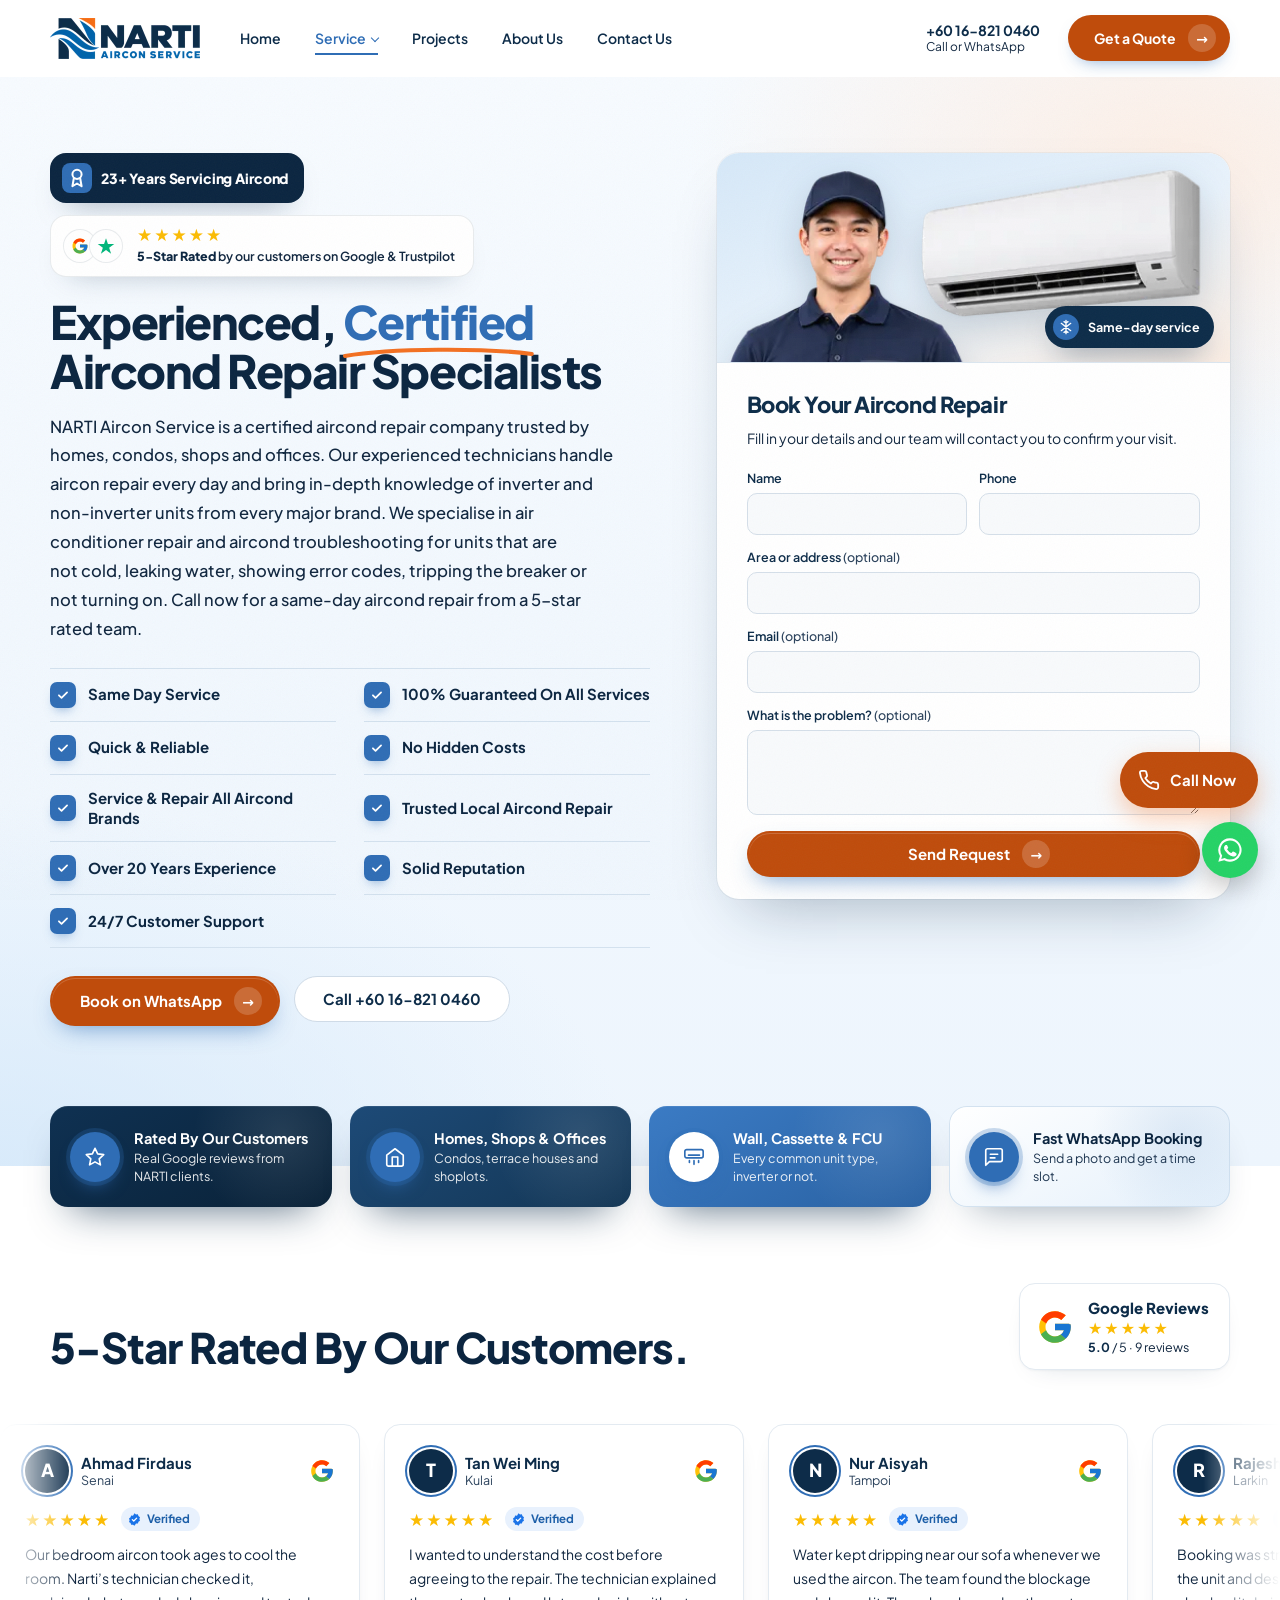
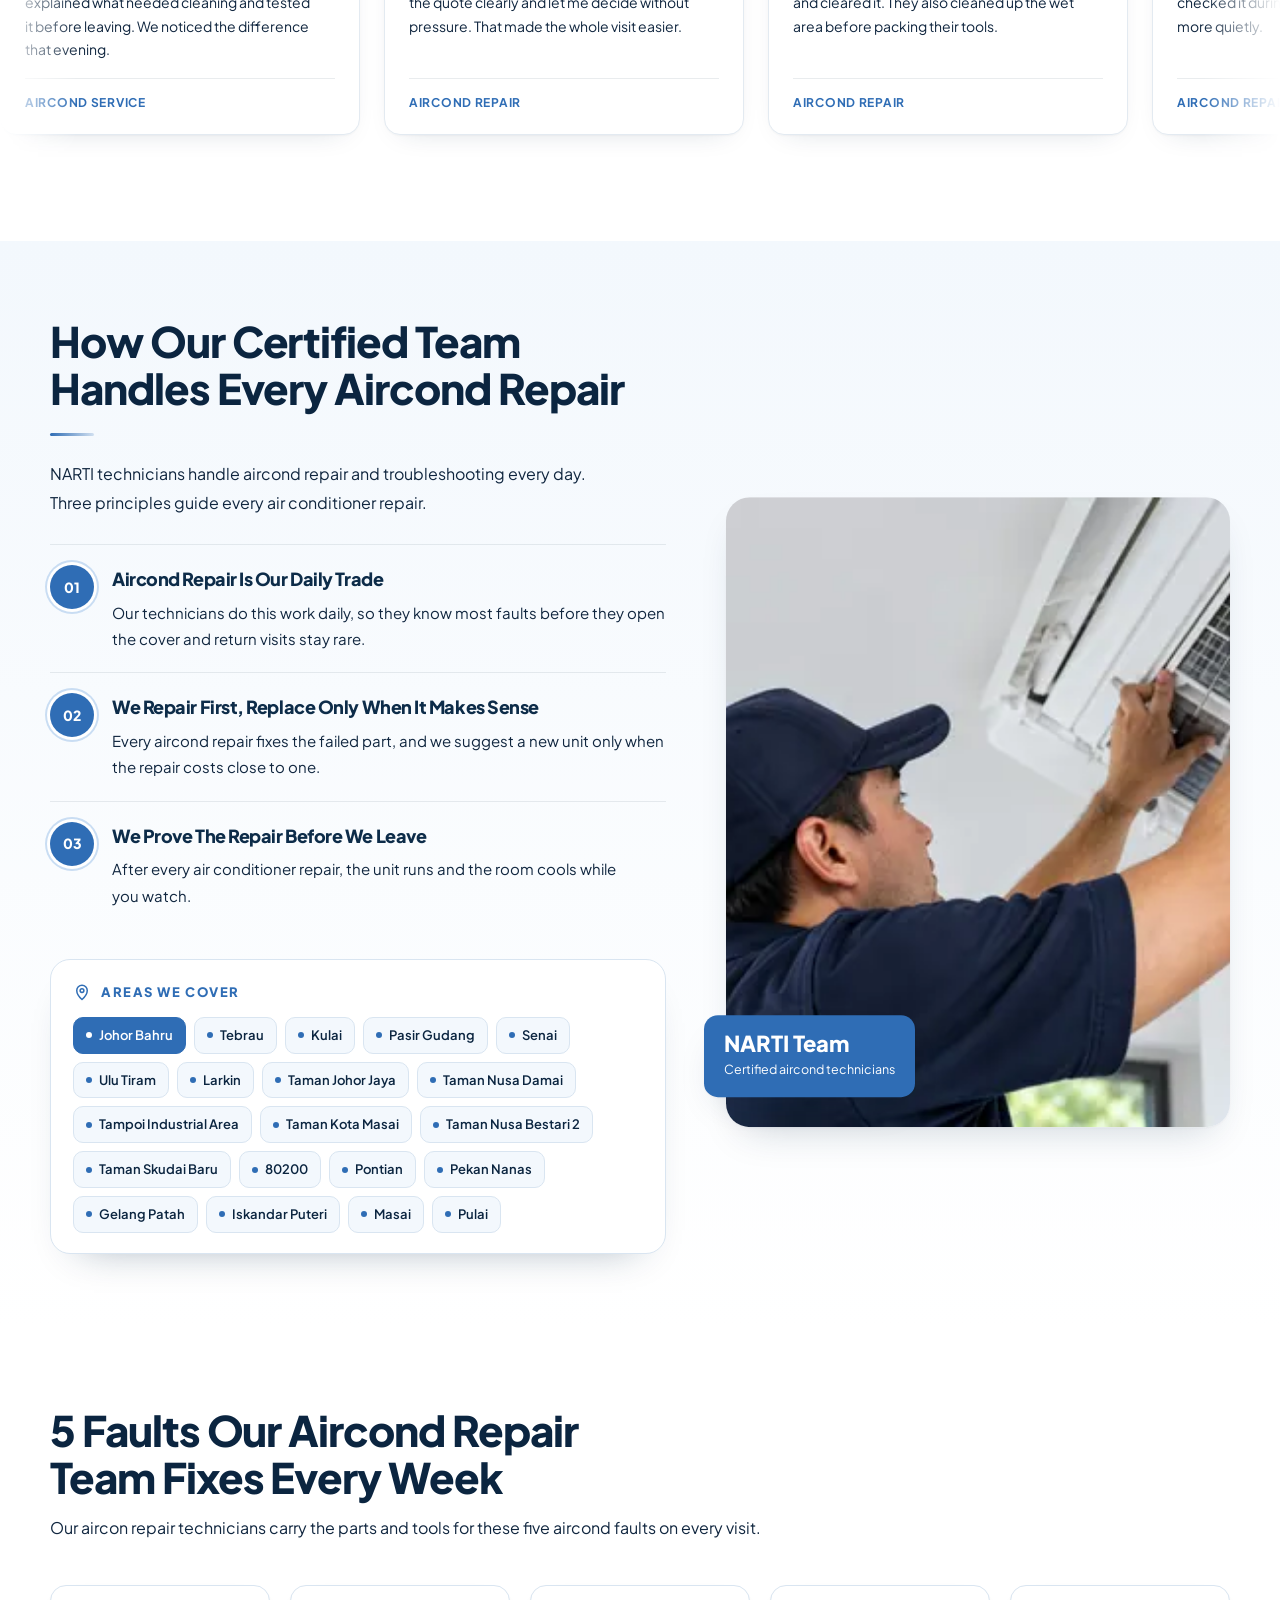
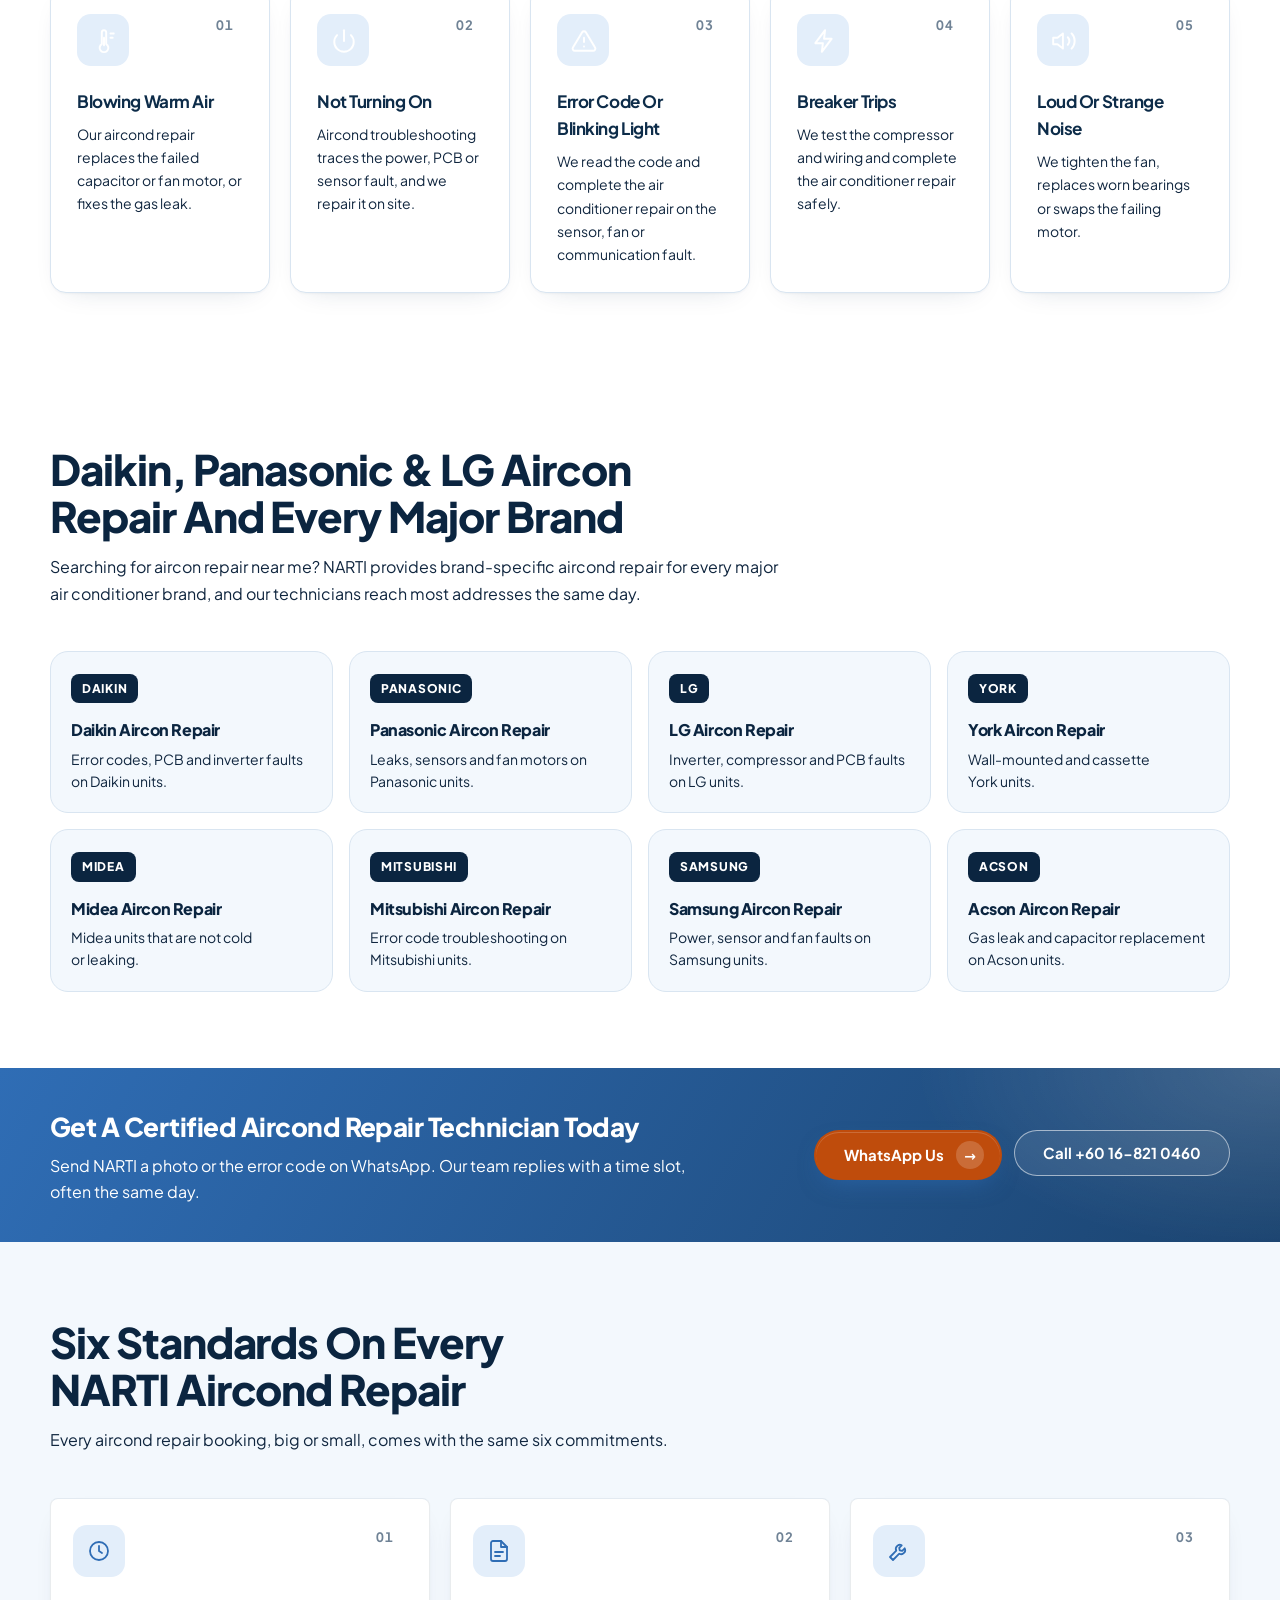
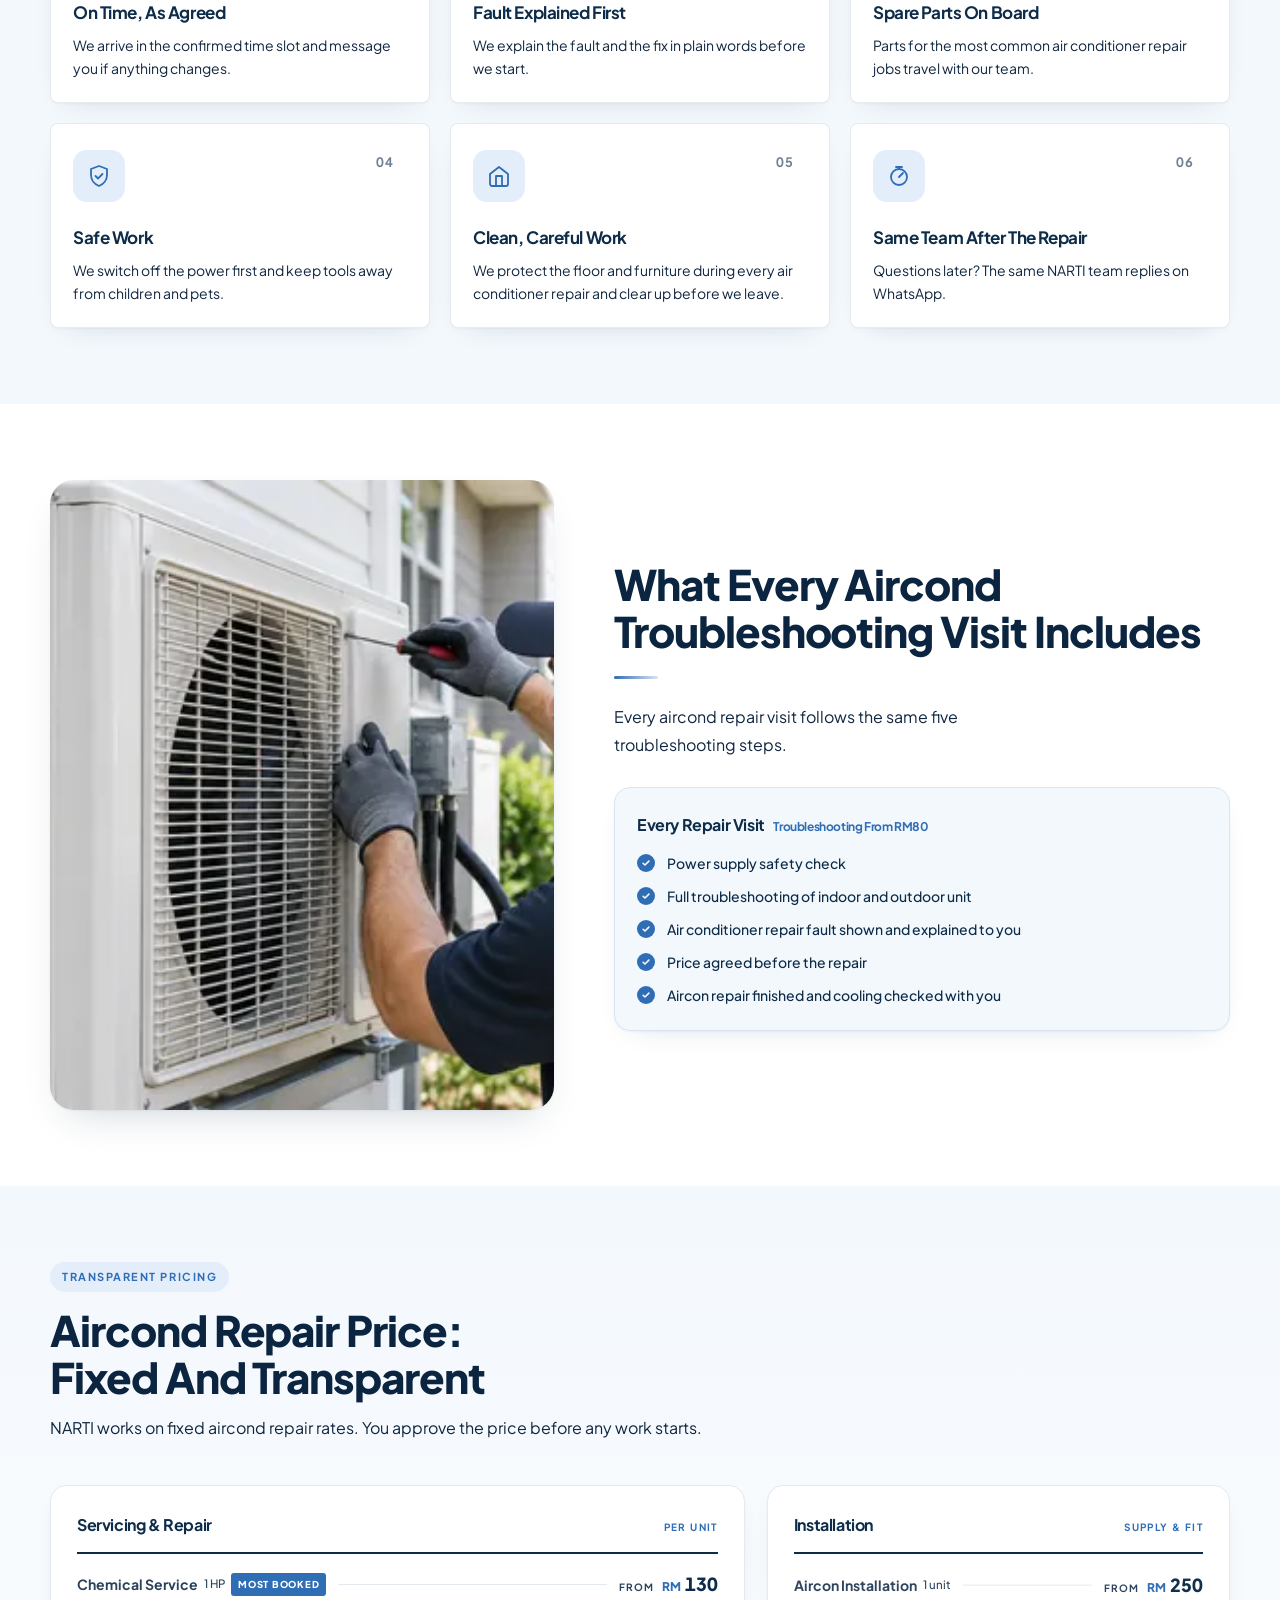
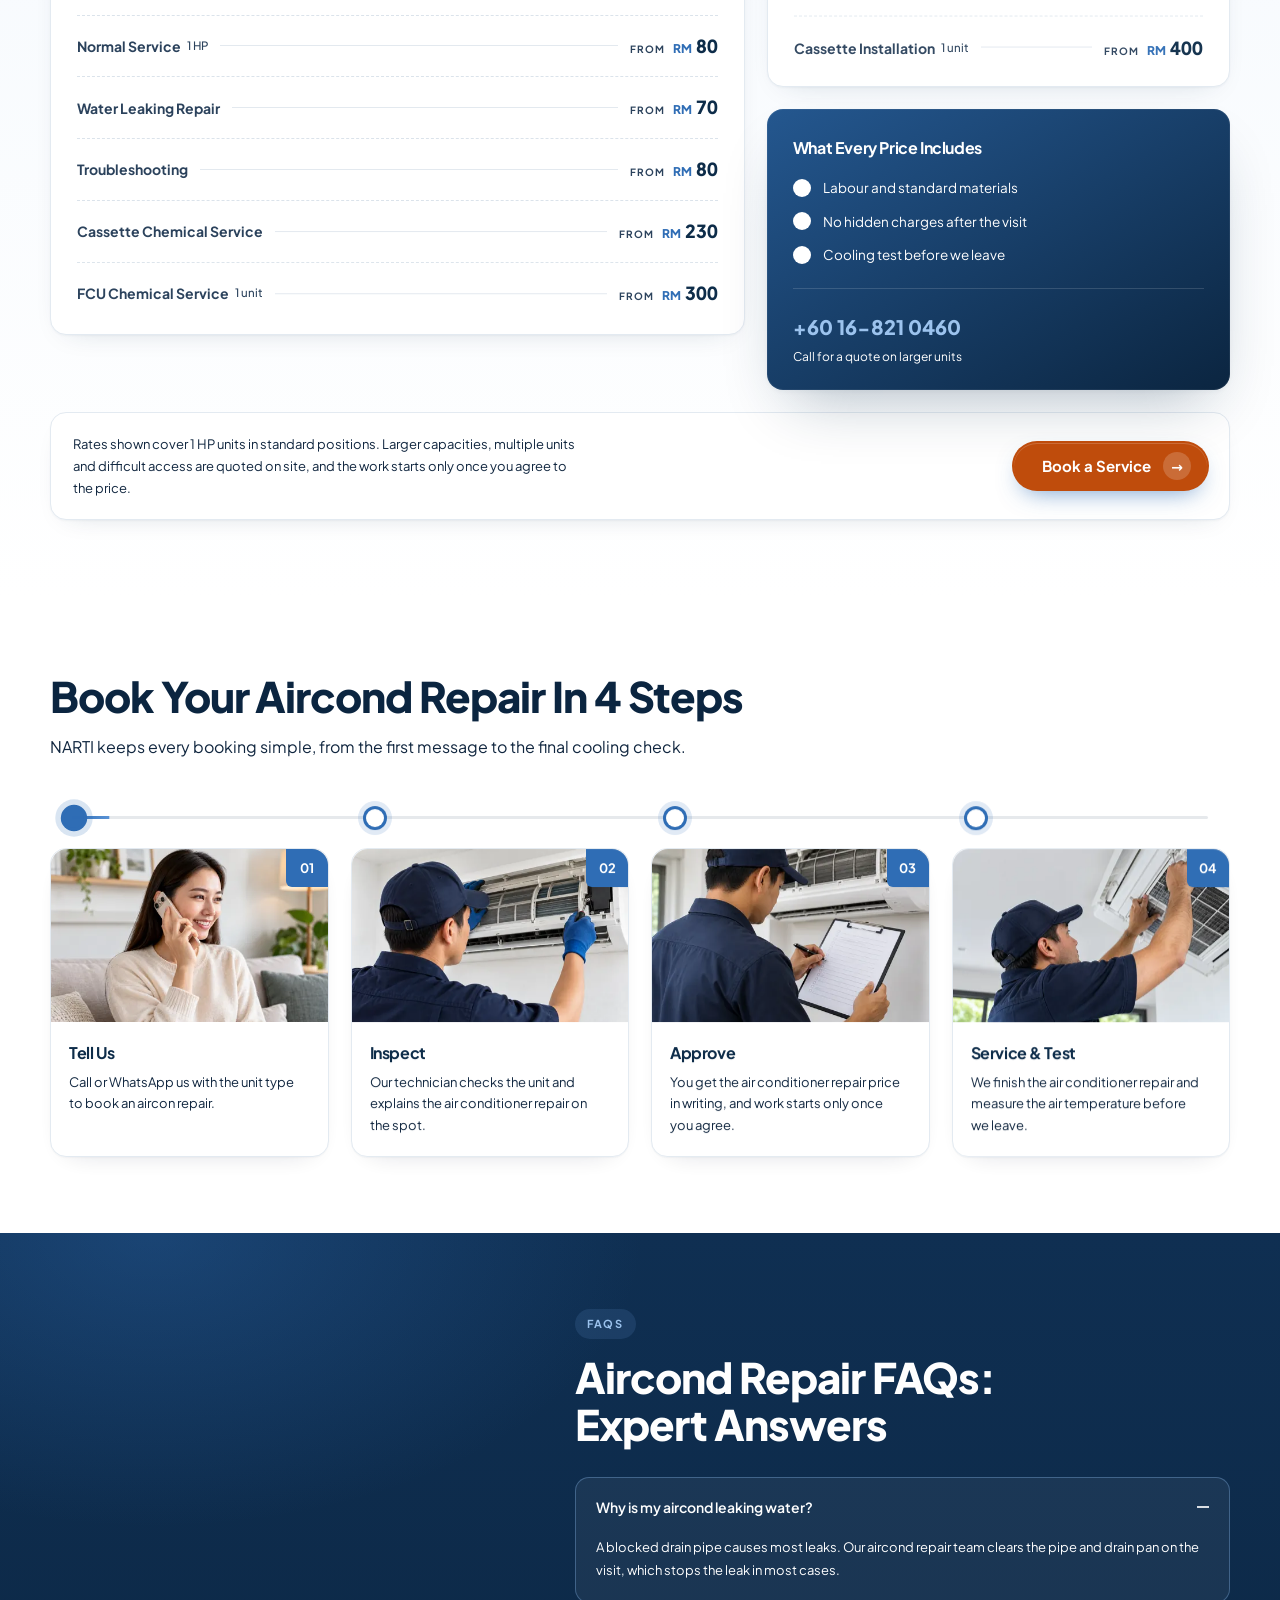
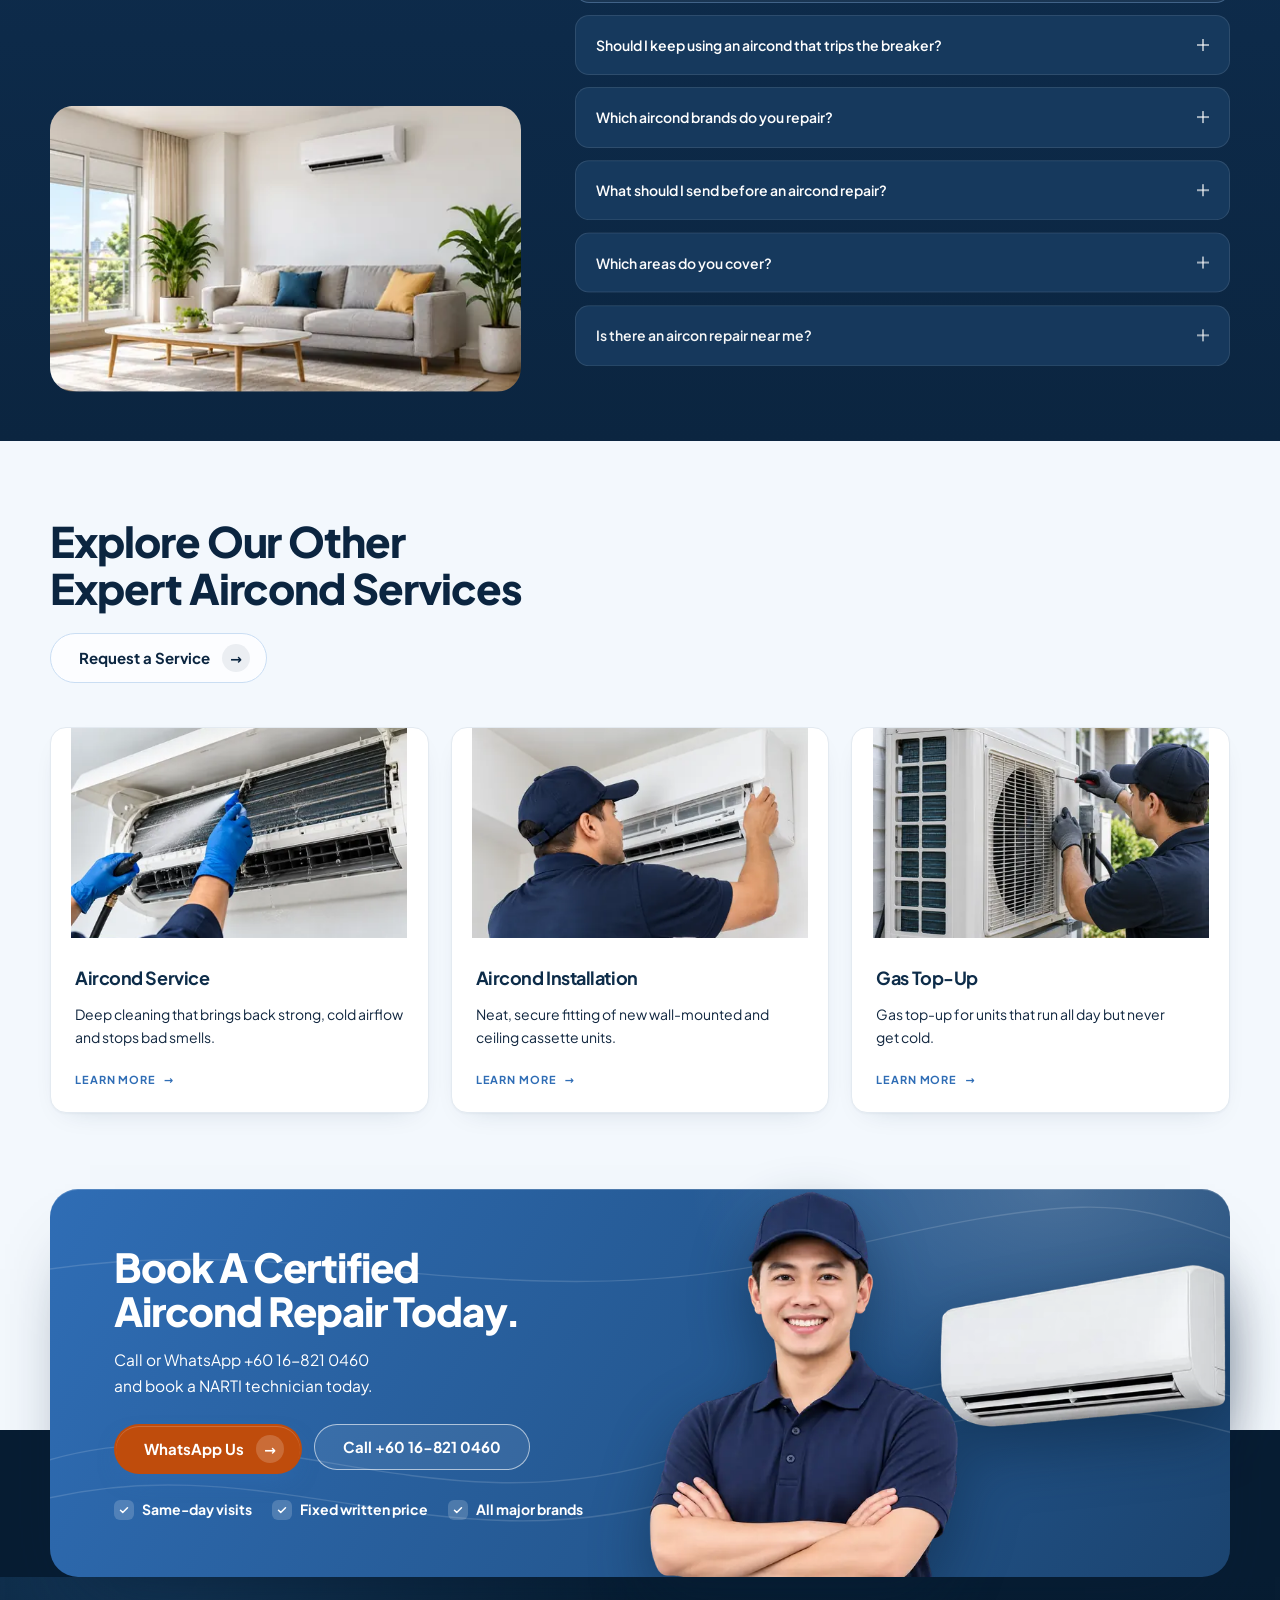
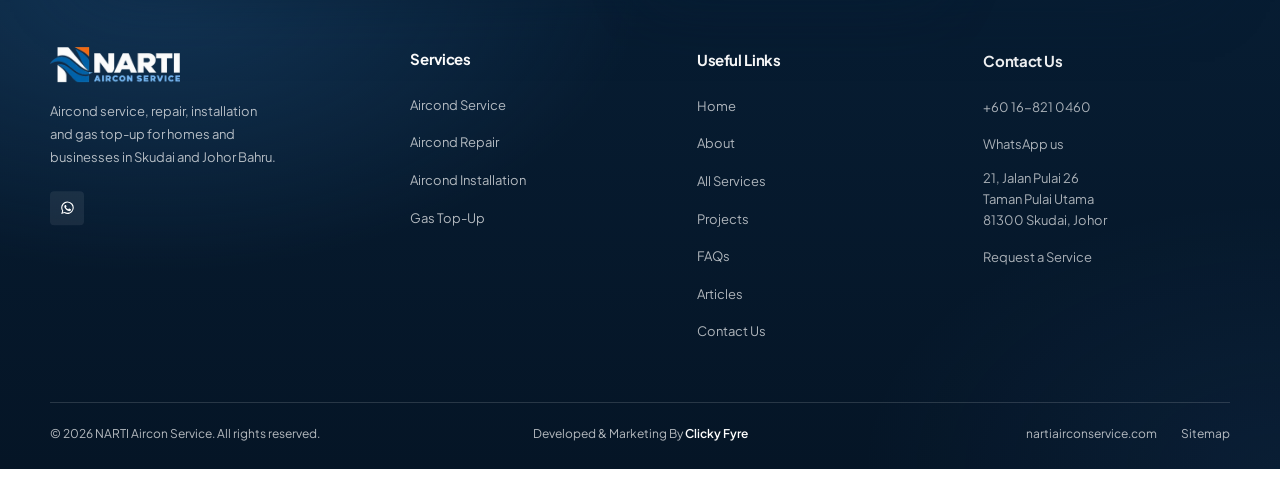
<file: aircond-repair/index.html>
<!DOCTYPE html>
<html lang="en">
<head>
  <!-- Google Tag Manager -->
  <script>(function(w,d,s,l,i){w[l]=w[l]||[];w[l].push({'gtm.start':
  new Date().getTime(),event:'gtm.js'});var f=d.getElementsByTagName(s)[0],
  j=d.createElement(s),dl=l!='dataLayer'?'&l='+l:'';j.async=true;j.src=
  'https://www.googletagmanager.com/gtm.js?id='+i+dl;f.parentNode.insertBefore(j,f);
  })(window,document,'script','dataLayer','GTM-KTSWL9JF');</script>
  <!-- End Google Tag Manager -->
  <meta charset="UTF-8">
  <meta name="viewport" content="width=device-width, initial-scale=1.0">
  <title>Aircond Repair Johor Bahru &amp; Skudai | Troubleshooting RM80 | NARTI</title>
  <meta name="description" content="Aircond not cold, leaking, noisy or showing an error code? Aircond repair in Johor Bahru and Skudai. Troubleshooting from RM80, price agreed before repair. Call +60 16-821 0460.">
  <link rel="canonical" href="https://nartiairconservice.com/aircond-repair/">
  <meta name="theme-color" content="#0d2c49">

  <meta property="og:type" content="website">
  <meta property="og:site_name" content="NARTI Aircon Service">
  <meta property="og:title" content="Aircond Repair Johor Bahru &amp; Skudai | Troubleshooting RM80 | NARTI">
  <meta property="og:description" content="Aircond not cold, leaking, noisy or showing an error code? Aircond repair in Johor Bahru and Skudai. Troubleshooting from RM80, price agreed before repair. Call +60 16-821 0460.">
  <meta property="og:url" content="https://nartiairconservice.com/aircond-repair/">
  <meta property="og:image" content="https://nartiairconservice.com/assets/images/process/step-2-inspect.webp">

  <link rel="icon" type="image/png" href="/assets/images/brand/favicon.png">
  <link rel="apple-touch-icon" href="/assets/images/brand/favicon.png">

  <link rel="preload" href="/assets/fonts/plus-jakarta-sans-latin.woff2" as="font" type="font/woff2" crossorigin>

  <link rel="stylesheet" href="/assets/css/style.min.css?v=d55e8b62">

  <script type="application/ld+json">
{
  "@context": "https://schema.org",
  "@graph": [
    {
      "@type": "HVACBusiness",
      "@id": "https://nartiairconservice.com/#business",
      "name": "NARTI Aircon Service",
      "url": "https://nartiairconservice.com/",
      "logo": "https://nartiairconservice.com/assets/images/brand/logo.png",
      "image": "https://nartiairconservice.com/assets/images/hero/technician-with-gauges.webp",
      "telephone": "+60168210460",
      "address": {
        "@type": "PostalAddress",
        "streetAddress": "21, Jalan Pulai 26, Taman Pulai Utama",
        "addressLocality": "Skudai",
        "addressRegion": "Johor",
        "postalCode": "81300",
        "addressCountry": "MY"
      },
      "areaServed": [
        {
          "@type": "Place",
          "name": "Skudai, Johor"
        },
        {
          "@type": "Place",
          "name": "Johor Bahru, Johor"
        },
        {
          "@type": "Place",
          "name": "Iskandar Puteri, Johor"
        },
        {
          "@type": "Place",
          "name": "Pulai, Johor"
        },
        {
          "@type": "Place",
          "name": "Taman Nusa Sentral, Johor"
        },
        {
          "@type": "Place",
          "name": "Gelang Patah, Johor"
        },
        {
          "@type": "Place",
          "name": "Senai, Johor"
        },
        {
          "@type": "Place",
          "name": "Kulai, Johor"
        },
        {
          "@type": "Place",
          "name": "Tampoi, Johor"
        },
        {
          "@type": "Place",
          "name": "Larkin, Johor"
        },
        {
          "@type": "Place",
          "name": "Danga Bay, Johor"
        },
        {
          "@type": "Place",
          "name": "Tebrau, Johor"
        },
        {
          "@type": "Place",
          "name": "Johor Jaya, Johor"
        },
        {
          "@type": "Place",
          "name": "Bandar Dato Onn, Johor"
        },
        {
          "@type": "Place",
          "name": "Pandan City, Johor"
        },
        {
          "@type": "Place",
          "name": "Masai, Johor"
        },
        {
          "@type": "Place",
          "name": "Kota Masai, Johor"
        },
        {
          "@type": "Place",
          "name": "Pasir Gudang, Johor"
        },
        {
          "@type": "Place",
          "name": "Air Biru, Johor"
        },
        {
          "@type": "Place",
          "name": "Ulu Tiram, Johor"
        },
        {
          "@type": "Place",
          "name": "Forest City, Johor"
        },
        {
          "@type": "Place",
          "name": "Pontian, Johor"
        },
        {
          "@type": "Place",
          "name": "Pekan Nanas, Johor"
        }
      ]
    },
    {
      "@type": "Service",
      "name": "Aircond Repair",
      "serviceType": "Aircond Repair",
      "url": "https://nartiairconservice.com/aircond-repair/",
      "provider": {
        "@id": "https://nartiairconservice.com/#business"
      },
      "areaServed": [
        "Skudai",
        "Johor Bahru"
      ],
      "description": "Aircond not cold, leaking, noisy or showing an error code? Aircond repair in Johor Bahru and Skudai. Troubleshooting from RM80, price agreed before repair. Call +60 16-821 0460."
    },
    {
      "@type": "BreadcrumbList",
      "itemListElement": [
        {
          "@type": "ListItem",
          "position": 1,
          "name": "Home",
          "item": "https://nartiairconservice.com/"
        },
        {
          "@type": "ListItem",
          "position": 2,
          "name": "Aircond Repair",
          "item": "https://nartiairconservice.com/aircond-repair/"
        }
      ]
    },
    {
      "@type": "FAQPage",
      "mainEntity": [
        {
          "@type": "Question",
          "name": "Why is my aircond leaking water?",
          "acceptedAnswer": {
            "@type": "Answer",
            "text": "A blocked drain pipe causes most leaks. Our aircond repair team clears the pipe and drain pan on the visit, which stops the leak in most cases."
          }
        },
        {
          "@type": "Question",
          "name": "Should I keep using an aircond that trips the breaker?",
          "acceptedAnswer": {
            "@type": "Answer",
            "text": "No. Switch it off at the breaker and WhatsApp NARTI. Our technician tests the compressor and wiring before the unit runs again."
          }
        },
        {
          "@type": "Question",
          "name": "Which aircond brands do you repair?",
          "acceptedAnswer": {
            "@type": "Answer",
            "text": "NARTI provides air conditioner repair for Daikin, Panasonic, York, Midea, Mitsubishi, Samsung, LG and Acson, on wall-mounted, ceiling cassette and inverter units."
          }
        },
        {
          "@type": "Question",
          "name": "What should I send before an aircond repair?",
          "acceptedAnswer": {
            "@type": "Answer",
            "text": "Send the brand, the unit type, the problem and any error code. A photo of the unit label speeds up troubleshooting and lets our team bring the right parts."
          }
        },
        {
          "@type": "Question",
          "name": "Which areas do you cover?",
          "acceptedAnswer": {
            "@type": "Answer",
            "text": "NARTI covers every area listed in the Areas We Cover boxes on this page, plus nearby towns. Send your address on WhatsApp and our team confirms the visit."
          }
        },
        {
          "@type": "Question",
          "name": "Is there an aircon repair near me?",
          "acceptedAnswer": {
            "@type": "Answer",
            "text": "Yes. NARTI provides aircond repair near you across the areas listed on this page. Send your address on WhatsApp and our technician confirms a same-day visit in most cases."
          }
        }
      ]
    }
  ]
}
  </script>
</head>
<body>
  <a class="skip-link" href="#main">Skip to content</a>
  <!-- Google Tag Manager (noscript) -->
  <noscript><iframe src="https://www.googletagmanager.com/ns.html?id=GTM-KTSWL9JF"
  height="0" width="0" style="display:none;visibility:hidden"></iframe></noscript>
  <!-- End Google Tag Manager (noscript) -->

  <!-- ============ HEADER ============ -->
  <header class="header" id="top">
    <div class="container header__inner">
      <a href="/" class="header__logo" aria-label="NARTI Aircon Service home">
        <img src="/assets/images/brand/logo-300.webp" alt="NARTI Aircon Service" width="150" height="41">
      </a>

      <nav class="nav" id="nav" aria-label="Main navigation">
        <ul class="nav__list">
          <li><a href="/" class="nav__link">Home</a></li>
          <li class="nav__item--dropdown">
            <a href="/services/" class="nav__link is-active" aria-haspopup="true">Service <span class="nav__caret" aria-hidden="true"></span></a>
            <ul class="dropdown">
              <li><a href="/aircond-service/">Aircond Service</a></li>
              <li><a href="/aircond-repair/" class="is-current">Aircond Repair</a></li>
              <li><a href="/aircond-installation/">Aircond Installation</a></li>
              <li><a href="/aircond-gas-top-up/">Gas Top-Up</a></li>
            </ul>
          </li>
          <li><a href="/projects/" class="nav__link">Projects</a></li>
          <li><a href="/about/" class="nav__link">About Us</a></li>
          <li><a href="/contact-us/" class="nav__link">Contact Us</a></li>
        </ul>
        <a href="/#request" class="btn btn--primary nav__cta">Get a Quote <span class="btn__arrow">&rarr;</span></a>
      </nav>

      <div class="header__right">
        <a href="tel:+60168210460" class="header__phone">
          <strong>+60 16-821 0460</strong>
          <span>Call or WhatsApp</span>
        </a>
        <a href="/#request" class="btn btn--primary btn--sm">Get a Quote <span class="btn__arrow">&rarr;</span></a>
      </div>

      <button class="nav-toggle" id="navToggle" aria-label="Open menu" aria-expanded="false" aria-controls="nav">
        <span></span><span></span><span></span>
      </button>
    </div>
  </header>

  <main id="main">

    <!-- ============ PAGE HERO ============ -->
    <section class="page-hero page-hero--light">
      <div class="container page-hero__grid">
        <div class="page-hero__content">
          <div class="hero-top">
            <span class="hero-years"><svg viewBox="0 0 24 24" aria-hidden="true"><circle cx="12" cy="8" r="5"/><path d="m8.5 12.5-1.5 8.5 5-3 5 3-1.5-8.5"/></svg>23+ Years Servicing Aircond</span>
            <div class="hero-rated"><span class="hero-rated__logos"><span><svg viewBox="0 0 48 48" aria-hidden="true"><path fill="#FFC107" d="M43.6 20.5H42V20H24v8h11.3C33.7 32.7 29.2 36 24 36c-6.6 0-12-5.4-12-12s5.4-12 12-12c3.1 0 5.8 1.2 7.9 3l5.7-5.7C34 6.1 29.3 4 24 4 13 4 4 13 4 24s9 20 20 20 20-9 20-20c0-1.3-.1-2.4-.4-3.5z"/><path fill="#FF3D00" d="M6.3 14.7l6.6 4.8C14.7 15.1 19 12 24 12c3.1 0 5.8 1.2 7.9 3l5.7-5.7C34 6.1 29.3 4 24 4 16.3 4 9.7 8.3 6.3 14.7z"/><path fill="#4CAF50" d="M24 44c5.2 0 9.9-2 13.4-5.2l-6.2-5.2A11.9 11.9 0 0 1 24 36c-5.2 0-9.6-3.3-11.3-7.9l-6.5 5C9.5 39.6 16.2 44 24 44z"/><path fill="#1976D2" d="M43.6 20.5H42V20H24v8h11.3a12 12 0 0 1-4.1 5.6l6.2 5.2C37 39.2 44 34 44 24c0-1.3-.1-2.4-.4-3.5z"/></svg></span><span><svg viewBox="0 0 24 24" aria-hidden="true"><path fill="#00b67a" d="M12 1.5l2.6 7.9H23l-6.8 4.9 2.6 7.9L12 17.3l-6.8 4.9 2.6-7.9L1 9.4h8.4z"/></svg></span></span><span class="hero-rated__body"><span class="hero-rated__stars" aria-hidden="true">&#9733;&#9733;&#9733;&#9733;&#9733;</span><span class="hero-rated__text"><strong>5-Star Rated</strong> by our customers on Google &amp; Trustpilot</span></span></div>
          </div>
          <h1 class="page-hero__title">Experienced, <span class="page-hero__hl">Certified<svg viewBox="0 0 200 14" preserveAspectRatio="none" aria-hidden="true"><path d="M2 10 C 50 2, 150 2, 198 8"/></svg></span> Aircond Repair Specialists</h1>
          <p class="page-hero__text">NARTI Aircon Service is a certified aircond repair company trusted by homes, condos, shops and offices. Our experienced technicians handle aircon repair every day and bring in-depth knowledge of inverter and non-inverter units from every major brand. We specialise in air conditioner repair and aircond troubleshooting for units that are not cold, leaking water, showing error codes, tripping the breaker or not turning on. Call now for a same-day aircond repair from a 5-star rated team.</p>
          <ul class="svc-usps">
            <li><span class="svc-usps__tick"><svg viewBox="0 0 24 24" aria-hidden="true"><path d="m5 12.5 4.5 4.5L19 7.5"/></svg></span>Same Day Service</li>
            <li><span class="svc-usps__tick"><svg viewBox="0 0 24 24" aria-hidden="true"><path d="m5 12.5 4.5 4.5L19 7.5"/></svg></span>100% Guaranteed On All Services</li>
            <li><span class="svc-usps__tick"><svg viewBox="0 0 24 24" aria-hidden="true"><path d="m5 12.5 4.5 4.5L19 7.5"/></svg></span>Quick &amp; Reliable</li>
            <li><span class="svc-usps__tick"><svg viewBox="0 0 24 24" aria-hidden="true"><path d="m5 12.5 4.5 4.5L19 7.5"/></svg></span>No Hidden Costs</li>
            <li><span class="svc-usps__tick"><svg viewBox="0 0 24 24" aria-hidden="true"><path d="m5 12.5 4.5 4.5L19 7.5"/></svg></span>Service &amp; Repair All Aircond Brands</li>
            <li><span class="svc-usps__tick"><svg viewBox="0 0 24 24" aria-hidden="true"><path d="m5 12.5 4.5 4.5L19 7.5"/></svg></span>Trusted Local Aircond Repair</li>
            <li><span class="svc-usps__tick"><svg viewBox="0 0 24 24" aria-hidden="true"><path d="m5 12.5 4.5 4.5L19 7.5"/></svg></span>Over 20 Years Experience</li>
            <li><span class="svc-usps__tick"><svg viewBox="0 0 24 24" aria-hidden="true"><path d="m5 12.5 4.5 4.5L19 7.5"/></svg></span>Solid Reputation</li>
            <li><span class="svc-usps__tick"><svg viewBox="0 0 24 24" aria-hidden="true"><path d="m5 12.5 4.5 4.5L19 7.5"/></svg></span>24/7 Customer Support</li>
          </ul>
          <div class="hero__actions">
            <a href="https://wa.me/60168210460?text=Hi%20NARTI%2C%20I%20would%20like%20to%20book%20aircond%20repair." class="btn btn--primary" target="_blank" rel="noopener">Book on WhatsApp <span class="btn__arrow">&rarr;</span></a>
            <a href="tel:+60168210460" class="btn btn--ghost">Call +60 16-821 0460</a>
          </div>
        </div>
        <div class="lead-card">
          <div class="lead-card__photo">
            <img src="/assets/images/hero/technician-with-gauges.webp" alt="NARTI aircond technician holding gauges beside a split unit" width="1200" height="800" fetchpriority="high" srcset="/assets/images/hero/technician-with-gauges-480.webp 480w, /assets/images/hero/technician-with-gauges-800.webp 800w, /assets/images/hero/technician-with-gauges.webp 1200w, /assets/images/hero/technician-with-gauges-1536.webp 1536w" sizes="(max-width: 991px) calc(100vw - 32px), 560px" decoding="async">
            <span class="lead-card__tag"><span class="lead-card__tag-ico"><svg viewBox="0 0 24 24" aria-hidden="true"><path d="M12 2v20M4.9 6.5l14.2 11M19.1 6.5 4.9 17.5M9 4l3 2 3-2M9 20l3-2 3 2"/></svg></span>Same-day service</span>
          </div>
          <h2 class="lead-card__title">Book Your Aircond Repair</h2>
          <p class="lead-card__text">Fill in your details and our team will contact you to confirm your visit.</p>
          <form class="lead-form" action="/send.php" method="post" novalidate>
            <input type="hidden" name="service" value="Aircond Repair">
            <input type="hidden" name="page" value="https://nartiairconservice.com/aircond-repair/">
            <div class="lead-form__hp" aria-hidden="true"><label>Website<input type="text" name="website" tabindex="-1" autocomplete="off"></label></div>
            <div class="lead-form__row">
              <label class="lead-field"><span>Name</span><input type="text" name="name" autocomplete="name" required maxlength="80"></label>
              <label class="lead-field"><span>Phone</span><input type="tel" name="phone" autocomplete="tel" inputmode="tel" required maxlength="20"></label>
            </div>
            <label class="lead-field"><span>Area or address <em>(optional)</em></span><input type="text" name="address" autocomplete="street-address" maxlength="160"></label>
            <label class="lead-field"><span>Email <em>(optional)</em></span><input type="email" name="email" autocomplete="email" maxlength="120"></label>
            <label class="lead-field"><span>What is the problem? <em>(optional)</em></span><textarea name="message" rows="3" maxlength="1500"></textarea></label>
            <button type="submit" class="btn btn--primary btn--block lead-form__submit">Send Request <span class="btn__arrow">&rarr;</span></button>
            <p class="lead-form__msg" role="status" aria-live="polite"></p>
          </form>
        </div>
      </div>
    </section>

<!-- ============ TRUST BADGES ============ -->
    <section class="trust" aria-label="Why customers book NARTI">
      <div class="container trust__grid">
        <div class="trust-badge">
          <span class="trust-badge__seal"><svg viewBox="0 0 24 24" aria-hidden="true"><path d="M12 2.5l2.9 6.1 6.6.8-4.9 4.6 1.3 6.6L12 17.3l-5.9 3.3 1.3-6.6-4.9-4.6 6.6-.8z"/></svg></span>
          <span class="trust-badge__body">
            <strong>Rated By Our Customers</strong>
            <span>Real Google reviews from NARTI clients.</span>
          </span>
        </div>
        <div class="trust-badge">
          <span class="trust-badge__seal"><svg viewBox="0 0 24 24" aria-hidden="true"><path d="m3 10 9-7 9 7v10a2 2 0 0 1-2 2H5a2 2 0 0 1-2-2z"/><path d="M9 22V12h6v10"/></svg></span>
          <span class="trust-badge__body">
            <strong>Homes, Shops &amp; Offices</strong>
            <span>Condos, terrace houses and shoplots.</span>
          </span>
        </div>
        <div class="trust-badge">
          <span class="trust-badge__seal"><svg viewBox="0 0 24 24" aria-hidden="true"><rect x="2" y="4" width="20" height="9" rx="2"/><path d="M6 10h12M7 16v2M12 16v4M17 16v2"/></svg></span>
          <span class="trust-badge__body">
            <strong>Wall, Cassette &amp; FCU</strong>
            <span>Every common unit type, inverter or not.</span>
          </span>
        </div>
        <div class="trust-badge">
          <span class="trust-badge__seal"><svg viewBox="0 0 24 24" aria-hidden="true"><path d="M21 15a2 2 0 0 1-2 2H7l-4 4V5a2 2 0 0 1 2-2h14a2 2 0 0 1 2 2z"/><path d="M8 9h8M8 13h5"/></svg></span>
          <span class="trust-badge__body">
            <strong>Fast WhatsApp Booking</strong>
            <span>Send a photo and get a time slot.</span>
          </span>
        </div>
      </div>
    </section>
<!-- ============ TESTIMONIALS ============ -->
    <section class="section reviews tone-ice" id="reviews">
      <div class="container">
        <div class="section-head reviews__head">
          <div>
            <p class="eyebrow">Testimonials</p>
            <h2 class="section-title">5-Star Rated By Our Customers.</h2>
          </div>
          <div class="reviews-badge" data-review="google">
            <svg class="reviews-badge__logo" viewBox="0 0 48 48" aria-hidden="true"><path fill="#FFC107" d="M43.6 20.5H42V20H24v8h11.3C33.7 32.7 29.2 36 24 36c-6.6 0-12-5.4-12-12s5.4-12 12-12c3.1 0 5.8 1.2 7.9 3l5.7-5.7C34 6.1 29.3 4 24 4 13 4 4 13 4 24s9 20 20 20 20-9 20-20c0-1.3-.1-2.4-.4-3.5z"/><path fill="#FF3D00" d="M6.3 14.7l6.6 4.8C14.7 15.1 19 12 24 12c3.1 0 5.8 1.2 7.9 3l5.7-5.7C34 6.1 29.3 4 24 4 16.3 4 9.7 8.3 6.3 14.7z"/><path fill="#4CAF50" d="M24 44c5.2 0 9.9-2 13.4-5.2l-6.2-5.2A11.9 11.9 0 0 1 24 36c-5.2 0-9.6-3.3-11.3-7.9l-6.5 5C9.5 39.6 16.2 44 24 44z"/><path fill="#1976D2" d="M43.6 20.5H42V20H24v8h11.3a12 12 0 0 1-4.1 5.6l6.2 5.2C37 39.2 44 34 44 24c0-1.3-.1-2.4-.4-3.5z"/></svg>
            <span class="reviews-badge__body">
              <span class="reviews-badge__name rating__name">Google Reviews</span>
              <span class="reviews-badge__stars" aria-hidden="true">&#9733;&#9733;&#9733;&#9733;&#9733;</span>
              <span class="rating__meta">Customer reviews</span>
            </span>
          </div>
        </div>
      </div>
      <div class="reviews__viewport" aria-label="Customer reviews from Google" hidden>
        <div class="reviews__track" id="reviewsTrack"></div>
      </div>
    </section>

    <!-- ============ ABOUT THE SERVICE ============ -->
    <section class="section svc-about tone-white">
      <div class="container svc-about__grid">
        <div class="svc-about__content">
          <p class="eyebrow">How We Work</p>
          <h2 class="section-title">How Our Certified Team Handles Every Aircond Repair</h2>
          <span class="divider"></span>
          <p class="svc-about__intro">NARTI technicians handle aircond repair and troubleshooting every day. Three principles guide every air conditioner repair.</p>
          <div class="svc-about__point">
            <span class="svc-about__num">01</span>
            <div>
              <h3>Aircond Repair Is Our Daily Trade</h3>
              <p>Our technicians do this work daily, so they know most faults before they open the cover and return visits stay rare.</p>
            </div>
          </div>
          <div class="svc-about__point">
            <span class="svc-about__num">02</span>
            <div>
              <h3>We Repair First, Replace Only When It Makes Sense</h3>
              <p>Every aircond repair fixes the failed part, and we suggest a new unit only when the repair costs close to one.</p>
            </div>
          </div>
          <div class="svc-about__point">
            <span class="svc-about__num">03</span>
            <div>
              <h3>We Prove The Repair Before We Leave</h3>
              <p>After every air conditioner repair, the unit runs and the room cools while you watch.</p>
            </div>
          </div>
          <div class="svc-areas">
            <p class="svc-areas__head"><svg viewBox="0 0 24 24" aria-hidden="true"><path d="M12 22s7-6.2 7-12a7 7 0 0 0-14 0c0 5.8 7 12 7 12z"/><circle cx="12" cy="10" r="2.5"/></svg>Areas We Cover</p>
            <ul><li>Johor Bahru</li><li>Tebrau</li><li>Kulai</li><li>Pasir Gudang</li><li>Senai</li><li>Ulu Tiram</li><li>Larkin</li><li>Taman Johor Jaya</li><li>Taman Nusa Damai</li><li>Tampoi Industrial Area</li><li>Taman Kota Masai</li><li>Taman Nusa Bestari 2</li><li>Taman Skudai Baru</li><li>80200</li><li>Pontian</li><li>Pekan Nanas</li><li>Gelang Patah</li><li>Iskandar Puteri</li><li>Masai</li><li>Pulai</li></ul>
          </div>
        </div>
        <div class="svc-about__media">
          <img src="/assets/images/process/step-4-service-test.webp" alt="NARTI technician testing a wall-mounted aircond after a repair in Johor Bahru" loading="lazy" width="1200" height="800" srcset="/assets/images/process/step-4-service-test-480.webp 480w, /assets/images/process/step-4-service-test-800.webp 800w, /assets/images/process/step-4-service-test.webp 1200w, /assets/images/process/step-4-service-test-1536.webp 1536w" sizes="(max-width: 991px) calc(100vw - 32px), 560px" decoding="async">
          <div class="svc-about__badge"><strong>NARTI Team</strong><span>Certified aircond technicians</span></div>
        </div>
      </div>
    </section>

    <!-- ============ SYMPTOMS ============ -->
    <section class="section symptoms tone-ice">
      <div class="container">
        <div class="section-head">
          <div>
            <p class="eyebrow">What We Fix</p>
            <h2 class="section-title">5 Faults Our Aircond Repair Team Fixes Every Week</h2>
          </div>
          <p class="section-head__text">Our aircon repair technicians carry the parts and tools for these five aircond faults on every visit.</p>
        </div>
        <div class="signs__grid">
          <article class="sign-card">
            <span class="sign-card__num">01</span>
            <span class="sign-card__icon"><svg viewBox="0 0 24 24" aria-hidden="true"><path d="M14 14.8V4a2 2 0 1 0-4 0v10.8a4 4 0 1 0 4 0z"/><path d="M12 9v7"/><path d="M18 5h3M18 9h2"/></svg></span>
            <h3 class="sign-card__title">Blowing Warm Air</h3>
            <p class="sign-card__text">Our aircond repair replaces the failed capacitor or fan motor, or fixes the gas leak.</p>
          </article>
          <article class="sign-card">
            <span class="sign-card__num">02</span>
            <span class="sign-card__icon"><svg viewBox="0 0 24 24" aria-hidden="true"><path d="M12 2v10"/><path d="M18.4 6.6a9 9 0 1 1-12.8 0"/></svg></span>
            <h3 class="sign-card__title">Not Turning On</h3>
            <p class="sign-card__text">Aircond troubleshooting traces the power, PCB or sensor fault, and we repair it on site.</p>
          </article>
          <article class="sign-card">
            <span class="sign-card__num">03</span>
            <span class="sign-card__icon"><svg viewBox="0 0 24 24" aria-hidden="true"><path d="M10.3 3.9 1.8 18a2 2 0 0 0 1.7 3h17a2 2 0 0 0 1.7-3L13.7 3.9a2 2 0 0 0-3.4 0z"/><path d="M12 9v4M12 17h.01"/></svg></span>
            <h3 class="sign-card__title">Error Code Or Blinking Light</h3>
            <p class="sign-card__text">We read the code and complete the air conditioner repair on the sensor, fan or communication fault.</p>
          </article>
          <article class="sign-card">
            <span class="sign-card__num">04</span>
            <span class="sign-card__icon"><svg viewBox="0 0 24 24" aria-hidden="true"><path d="M13 2 4 14h7l-1 8 9-12h-7z"/></svg></span>
            <h3 class="sign-card__title">Breaker Trips</h3>
            <p class="sign-card__text">We test the compressor and wiring and complete the air conditioner repair safely.</p>
          </article>
          <article class="sign-card">
            <span class="sign-card__num">05</span>
            <span class="sign-card__icon"><svg viewBox="0 0 24 24" aria-hidden="true"><path d="M11 5 6 9H2v6h4l5 4z"/><path d="M15.5 8.5a5 5 0 0 1 0 7M19 5a10 10 0 0 1 0 14"/></svg></span>
            <h3 class="sign-card__title">Loud Or Strange Noise</h3>
            <p class="sign-card__text">We tighten the fan, replaces worn bearings or swaps the failing motor.</p>
          </article>
        </div>
      </div>
    </section>


    <!-- ============ BRANDS ============ -->
    <section class="section svc-brands">
      <div class="container">
        <div class="section-head">
          <div>
            <p class="eyebrow">Brands We Cover</p>
            <h2 class="section-title">Daikin, Panasonic &amp; LG Aircon Repair And Every Major Brand</h2>
          </div>
          <p class="section-head__text">Searching for aircon repair near me? NARTI provides brand-specific aircond repair for every major air conditioner brand, and our technicians reach most addresses the same day.</p>
        </div>
        <div class="brand-grid">
          <article class="brand-card"><span class="brand-card__name">Daikin</span><h3 class="brand-card__title">Daikin Aircon Repair</h3><p class="brand-card__text">Error codes, PCB and inverter faults on Daikin units.</p></article>
          <article class="brand-card"><span class="brand-card__name">Panasonic</span><h3 class="brand-card__title">Panasonic Aircon Repair</h3><p class="brand-card__text">Leaks, sensors and fan motors on Panasonic units.</p></article>
          <article class="brand-card"><span class="brand-card__name">LG</span><h3 class="brand-card__title">LG Aircon Repair</h3><p class="brand-card__text">Inverter, compressor and PCB faults on LG units.</p></article>
          <article class="brand-card"><span class="brand-card__name">York</span><h3 class="brand-card__title">York Aircon Repair</h3><p class="brand-card__text">Wall-mounted and cassette York units.</p></article>
          <article class="brand-card"><span class="brand-card__name">Midea</span><h3 class="brand-card__title">Midea Aircon Repair</h3><p class="brand-card__text">Midea units that are not cold or leaking.</p></article>
          <article class="brand-card"><span class="brand-card__name">Mitsubishi</span><h3 class="brand-card__title">Mitsubishi Aircon Repair</h3><p class="brand-card__text">Error code troubleshooting on Mitsubishi units.</p></article>
          <article class="brand-card"><span class="brand-card__name">Samsung</span><h3 class="brand-card__title">Samsung Aircon Repair</h3><p class="brand-card__text">Power, sensor and fan faults on Samsung units.</p></article>
          <article class="brand-card"><span class="brand-card__name">Acson</span><h3 class="brand-card__title">Acson Aircon Repair</h3><p class="brand-card__text">Gas leak and capacitor replacement on Acson units.</p></article>
        </div>
      </div>
    </section>

    <!-- ============ MID-PAGE CTA ============ -->
    <div class="cta-strip">
      <div class="container cta-strip__inner">
        <div class="cta-strip__copy">
          <h2 class="cta-strip__title">Get A Certified Aircond Repair Technician Today</h2>
          <p class="cta-strip__text">Send NARTI a photo or the error code on WhatsApp. Our team replies with a time slot, often the same day.</p>
        </div>
        <div class="cta-strip__actions">
          <a href="https://wa.me/60168210460?text=Hi%20NARTI%2C%20I%20would%20like%20to%20book%20aircond%20repair." class="btn btn--primary" target="_blank" rel="noopener">WhatsApp Us <span class="btn__arrow">&rarr;</span></a>
          <a href="tel:+60168210460" class="btn btn--ghost">Call +60 16-821 0460</a>
        </div>
      </div>
    </div>

    <!-- ============ WHY CHOOSE ============ -->
    <section class="section svc-why tone-white">
      <div class="container">
        <div class="section-head">
          <div>
            <p class="eyebrow">Our Promise To You</p>
            <h2 class="section-title">Six Standards On Every NARTI Aircond Repair</h2>
          </div>
          <p class="section-head__text">Every aircond repair booking, big or small, comes with the same six commitments.</p>
        </div>
        <div class="svc-why__grid">
          <article class="why-card">
            <span class="why-card__num">01</span>
            <svg class="why-card__icon" viewBox="0 0 24 24" aria-hidden="true"><circle cx="12" cy="12" r="9"/><path d="M12 7v5l3 2"/></svg>
            <h3 class="why-card__title">On Time, As Agreed</h3>
            <p class="why-card__text">We arrive in the confirmed time slot and message you if anything changes.</p>
          </article>
          <article class="why-card">
            <span class="why-card__num">02</span>
            <svg class="why-card__icon" viewBox="0 0 24 24" aria-hidden="true"><path d="M14 2H6a2 2 0 0 0-2 2v16a2 2 0 0 0 2 2h12a2 2 0 0 0 2-2V8z"/><path d="M14 2v6h6M8 13h8M8 17h5"/></svg>
            <h3 class="why-card__title">Fault Explained First</h3>
            <p class="why-card__text">We explain the fault and the fix in plain words before we start.</p>
          </article>
          <article class="why-card">
            <span class="why-card__num">03</span>
            <svg class="why-card__icon" viewBox="0 0 24 24" aria-hidden="true"><path d="M14.7 6.3a4 4 0 0 0-5.4 5.4L3 18l3 3 6.3-6.3a4 4 0 0 0 5.4-5.4l-2.5 2.5-2.5-.5-.5-2.5z"/></svg>
            <h3 class="why-card__title">Spare Parts On Board</h3>
            <p class="why-card__text">Parts for the most common air conditioner repair jobs travel with our team.</p>
          </article>
          <article class="why-card">
            <span class="why-card__num">04</span>
            <svg class="why-card__icon" viewBox="0 0 24 24" aria-hidden="true"><path d="M12 2 4 5v6c0 5 3.4 9.3 8 11 4.6-1.7 8-6 8-11V5z"/><path d="m8.5 12 2.5 2.5 4.5-4.5"/></svg>
            <h3 class="why-card__title">Safe Work</h3>
            <p class="why-card__text">We switch off the power first and keep tools away from children and pets.</p>
          </article>
          <article class="why-card">
            <span class="why-card__num">05</span>
            <svg class="why-card__icon" viewBox="0 0 24 24" aria-hidden="true"><path d="m3 10 9-7 9 7v10a2 2 0 0 1-2 2H5a2 2 0 0 1-2-2z"/><path d="M9 22V12h6v10"/></svg>
            <h3 class="why-card__title">Clean, Careful Work</h3>
            <p class="why-card__text">We protect the floor and furniture during every air conditioner repair and clear up before we leave.</p>
          </article>
          <article class="why-card">
            <span class="why-card__num">06</span>
            <svg class="why-card__icon" viewBox="0 0 24 24" aria-hidden="true"><circle cx="12" cy="13" r="8"/><path d="M12 13l4-4M9 3h6M12 3v2"/></svg>
            <h3 class="why-card__title">Same Team After The Repair</h3>
            <p class="why-card__text">Questions later? The same NARTI team replies on WhatsApp.</p>
          </article>
        </div>
      </div>
    </section>

    <!-- ============ WHAT'S INCLUDED ============ -->
    <section class="section included tone-ice">
      <div class="container included__grid">
        <div class="included__media">
          <img src="/assets/images/about/outdoor-unit-repair.webp" alt="Technician repairing an outdoor aircond unit" loading="lazy" width="1200" height="800" srcset="/assets/images/about/outdoor-unit-repair-480.webp 480w, /assets/images/about/outdoor-unit-repair-800.webp 800w, /assets/images/about/outdoor-unit-repair.webp 1200w, /assets/images/about/outdoor-unit-repair-1536.webp 1536w" sizes="(max-width: 991px) calc(100vw - 32px), 560px" decoding="async">
        </div>
        <div class="included__content">
          <p class="eyebrow">What Is Included</p>
          <h2 class="section-title">What Every Aircond Troubleshooting Visit Includes</h2>
          <span class="divider"></span>
          <p class="text">Every aircond repair visit follows the same five troubleshooting steps.</p>
          <div class="packages packages--1">
          <div class="package">
            <h3 class="package__title">Every Repair Visit <small>Troubleshooting From RM80</small></h3>
            <ul class="checklist checklist--tight">
              <li>Power supply safety check</li>
              <li>Full troubleshooting of indoor and outdoor unit</li>
              <li>Air conditioner repair fault shown and explained to you</li>
              <li>Price agreed before the repair</li>
              <li>Aircon repair finished and cooling checked with you</li>
            </ul>
          </div>
          </div>
        </div>
      </div>
    </section>

    <!-- ============ PRICING ============ -->
    <section class="section pricing tone-white" id="pricing">
      <div class="container">
        <div class="section-head">
          <div>
            <p class="eyebrow">Transparent Pricing</p>
            <h2 class="section-title">Aircond Repair Price: Fixed And Transparent</h2>
          </div>
          <p class="section-head__text">NARTI works on fixed aircond repair rates. You approve the price before any work starts.</p>
        </div>

        <div class="pricing__grid">
          <div class="price-card price-card--main">
            <div class="price-card__head">
              <h3>Servicing &amp; Repair</h3>
              <span>Per Unit</span>
            </div>
            <ul class="price-list">
              <li class="price-row">
                <span class="price-row__name">Chemical Service <small>1 HP</small> <em class="price-row__tag">Most Booked</em></span>
                <span class="price-row__dots" aria-hidden="true"></span>
                <span class="price-row__price"><small>From</small> <b>RM</b> <strong>130</strong></span>
              </li>
              <li class="price-row">
                <span class="price-row__name">Normal Service <small>1 HP</small></span>
                <span class="price-row__dots" aria-hidden="true"></span>
                <span class="price-row__price"><small>From</small> <b>RM</b> <strong>80</strong></span>
              </li>
              <li class="price-row">
                <span class="price-row__name">Water Leaking Repair</span>
                <span class="price-row__dots" aria-hidden="true"></span>
                <span class="price-row__price"><small>From</small> <b>RM</b> <strong>70</strong></span>
              </li>
              <li class="price-row">
                <span class="price-row__name">Troubleshooting</span>
                <span class="price-row__dots" aria-hidden="true"></span>
                <span class="price-row__price"><small>From</small> <b>RM</b> <strong>80</strong></span>
              </li>
              <li class="price-row">
                <span class="price-row__name">Cassette Chemical Service</span>
                <span class="price-row__dots" aria-hidden="true"></span>
                <span class="price-row__price"><small>From</small> <b>RM</b> <strong>230</strong></span>
              </li>
              <li class="price-row">
                <span class="price-row__name">FCU Chemical Service <small>1 unit</small></span>
                <span class="price-row__dots" aria-hidden="true"></span>
                <span class="price-row__price"><small>From</small> <b>RM</b> <strong>300</strong></span>
              </li>
            </ul>
          </div>

          <div class="pricing__side">
            <div class="price-card">
              <div class="price-card__head">
                <h3>Installation</h3>
                <span>Supply &amp; Fit</span>
              </div>
              <ul class="price-list">
              <li class="price-row">
                <span class="price-row__name">Aircon Installation <small>1 unit</small></span>
                <span class="price-row__dots" aria-hidden="true"></span>
                <span class="price-row__price"><small>From</small> <b>RM</b> <strong>250</strong></span>
              </li>
              <li class="price-row">
                <span class="price-row__name">Cassette Installation <small>1 unit</small></span>
                <span class="price-row__dots" aria-hidden="true"></span>
                <span class="price-row__price"><small>From</small> <b>RM</b> <strong>400</strong></span>
              </li>
              </ul>
            </div>

            <div class="price-includes">
              <h3>What Every Price Includes</h3>
              <ul>
                <li>Labour and standard materials</li>
                <li>No hidden charges after the visit</li>
                <li>Cooling test before we leave</li>
              </ul>
              <div class="price-includes__call">
                <a href="tel:+60168210460">+60 16-821 0460</a>
                <span>Call for a quote on larger units</span>
              </div>
            </div>
          </div>
        </div>

        <div class="pricing__note">
          <p>Rates shown cover 1 HP units in standard positions. Larger capacities, multiple units and difficult access are quoted on site, and the work starts only once you agree to the price.</p>
          <a href="/contact-us/" class="btn btn--primary">Book a Service <span class="btn__arrow">&rarr;</span></a>
        </div>
      </div>
    </section>

    <!-- ============ HOW IT WORKS ============ -->
    <section class="section steps tone-ice">
      <div class="container">
        <div class="section-head">
          <div>
            <p class="eyebrow">How It Works</p>
            <h2 class="section-title">Book Your Aircond Repair In 4 Steps</h2>
          </div>
          <p class="section-head__text">NARTI keeps every booking simple, from the first message to the final cooling check.</p>
        </div>
        <div class="steps__grid">
          <article class="step">
            <div class="step__media">
              <img src="/assets/images/process/step-1-tell-us.webp" alt="Customer calling NARTI to book a service" loading="lazy" width="1200" height="800" srcset="/assets/images/process/step-1-tell-us-480.webp 480w, /assets/images/process/step-1-tell-us-800.webp 800w, /assets/images/process/step-1-tell-us.webp 1200w, /assets/images/process/step-1-tell-us-1536.webp 1536w" sizes="(max-width: 640px) calc(100vw - 32px), (max-width: 991px) 46vw, 270px" decoding="async">
              <span class="step__num">01</span>
            </div>
            <h3 class="step__title">Tell Us</h3>
            <p class="step__text">Call or WhatsApp us with the unit type to book an aircon repair.</p>
          </article>
          <article class="step">
            <div class="step__media">
              <img src="/assets/images/process/step-2-inspect.webp" alt="Technician inspecting an indoor aircond unit" loading="lazy" width="1200" height="800" srcset="/assets/images/process/step-2-inspect-480.webp 480w, /assets/images/process/step-2-inspect-800.webp 800w, /assets/images/process/step-2-inspect.webp 1200w, /assets/images/process/step-2-inspect-1536.webp 1536w" sizes="(max-width: 640px) calc(100vw - 32px), (max-width: 991px) 46vw, 270px" decoding="async">
              <span class="step__num">02</span>
            </div>
            <h3 class="step__title">Inspect</h3>
            <p class="step__text">Our technician checks the unit and explains the air conditioner repair on the spot.</p>
          </article>
          <article class="step">
            <div class="step__media">
              <img src="/assets/images/process/step-3-approve.webp" alt="Technician preparing a written quote" loading="lazy" width="1200" height="800" srcset="/assets/images/process/step-3-approve-480.webp 480w, /assets/images/process/step-3-approve-800.webp 800w, /assets/images/process/step-3-approve.webp 1200w, /assets/images/process/step-3-approve-1536.webp 1536w" sizes="(max-width: 640px) calc(100vw - 32px), (max-width: 991px) 46vw, 270px" decoding="async">
              <span class="step__num">03</span>
            </div>
            <h3 class="step__title">Approve</h3>
            <p class="step__text">You get the air conditioner repair price in writing, and work starts only once you agree.</p>
          </article>
          <article class="step">
            <div class="step__media">
              <img src="/assets/images/process/step-4-service-test.webp" alt="Technician testing a wall-mounted aircond" loading="lazy" width="1200" height="800" srcset="/assets/images/process/step-4-service-test-480.webp 480w, /assets/images/process/step-4-service-test-800.webp 800w, /assets/images/process/step-4-service-test.webp 1200w, /assets/images/process/step-4-service-test-1536.webp 1536w" sizes="(max-width: 640px) calc(100vw - 32px), (max-width: 991px) 46vw, 270px" decoding="async">
              <span class="step__num">04</span>
            </div>
            <h3 class="step__title">Service &amp; Test</h3>
            <p class="step__text">We finish the air conditioner repair and measure the air temperature before we leave.</p>
          </article>
        </div>
      </div>
    </section>

    <!-- ============ FAQ ============ -->
    <section class="section section--navy faq" id="faqs">
      <div class="container faq__grid">
        <div class="faq__img">
          <img src="/assets/images/faq/living-room-aircond.webp" alt="Living room cooled by a wall-mounted aircond" loading="lazy" width="1200" height="800" srcset="/assets/images/faq/living-room-aircond-480.webp 480w, /assets/images/faq/living-room-aircond-800.webp 800w, /assets/images/faq/living-room-aircond.webp 1200w, /assets/images/faq/living-room-aircond-1536.webp 1536w" sizes="(max-width: 991px) calc(100vw - 32px), 560px" decoding="async">
        </div>
        <div class="faq__content">
          <p class="eyebrow">FAQs</p>
          <h2 class="section-title">Aircond Repair FAQs: Expert Answers</h2>
          <div class="accordion">
            <div class="accordion__item is-open">
              <button class="accordion__btn" aria-expanded="true">
                Why is my aircond leaking water?
                <span class="accordion__icon" aria-hidden="true"></span>
              </button>
              <div class="accordion__panel">
                <p>A blocked drain pipe causes most leaks. Our aircond repair team clears the pipe and drain pan on the visit, which stops the leak in most cases.</p>
              </div>
            </div>
            <div class="accordion__item">
              <button class="accordion__btn" aria-expanded="false">
                Should I keep using an aircond that trips the breaker?
                <span class="accordion__icon" aria-hidden="true"></span>
              </button>
              <div class="accordion__panel">
                <p>No. Switch it off at the breaker and WhatsApp NARTI. Our technician tests the compressor and wiring before the unit runs again.</p>
              </div>
            </div>
            <div class="accordion__item">
              <button class="accordion__btn" aria-expanded="false">
                Which aircond brands do you repair?
                <span class="accordion__icon" aria-hidden="true"></span>
              </button>
              <div class="accordion__panel">
                <p>NARTI provides air conditioner repair for Daikin, Panasonic, York, Midea, Mitsubishi, Samsung, LG and Acson, on wall-mounted, ceiling cassette and inverter units.</p>
              </div>
            </div>
            <div class="accordion__item">
              <button class="accordion__btn" aria-expanded="false">
                What should I send before an aircond repair?
                <span class="accordion__icon" aria-hidden="true"></span>
              </button>
              <div class="accordion__panel">
                <p>Send the brand, the unit type, the problem and any error code. A photo of the unit label speeds up troubleshooting and lets our team bring the right parts.</p>
              </div>
            </div>
            <div class="accordion__item">
              <button class="accordion__btn" aria-expanded="false">
                Which areas do you cover?
                <span class="accordion__icon" aria-hidden="true"></span>
              </button>
              <div class="accordion__panel">
                <p>NARTI covers every area listed in the Areas We Cover boxes on this page, plus nearby towns. Send your address on WhatsApp and our team confirms the visit.</p>
              </div>
            </div>
            <div class="accordion__item">
              <button class="accordion__btn" aria-expanded="false">
                Is there an aircon repair near me?
                <span class="accordion__icon" aria-hidden="true"></span>
              </button>
              <div class="accordion__panel">
                <p>Yes. NARTI provides aircond repair near you across the areas listed on this page. Send your address on WhatsApp and our technician confirms a same-day visit in most cases.</p>
              </div>
            </div>
          </div>
        </div>
      </div>
    </section>

    <!-- ============ OTHER SERVICES ============ -->
    <section class="section other-services tone-white">
      <div class="container">
        <div class="section-head">
          <div>
            <p class="eyebrow">More Services</p>
            <h2 class="section-title">Explore Our Other Expert Aircond Services</h2>
          </div>
          <a href="/#request" class="btn btn--outline">Request a Service <span class="btn__arrow">&rarr;</span></a>
        </div>
        <div class="service-links">
          <a href="/aircond-service/" class="service-link">
            <span class="service-link__media"><img src="/assets/images/projects/indoor-unit-deep-cleaning.webp" alt="Indoor aircond coil being cleaned with a water jet" loading="lazy" width="1200" height="800" srcset="/assets/images/projects/indoor-unit-deep-cleaning-480.webp 480w, /assets/images/projects/indoor-unit-deep-cleaning-800.webp 800w, /assets/images/projects/indoor-unit-deep-cleaning.webp 1200w, /assets/images/projects/indoor-unit-deep-cleaning-1536.webp 1536w" sizes="(max-width: 991px) calc(100vw - 32px), 560px" decoding="async"></span>
            <svg class="service-link__icon" viewBox="0 0 24 24" aria-hidden="true"><path d="M12 2v20M4.9 6l14.2 12M19.1 6 4.9 18M9 3.5l3 2.5 3-2.5M9 20.5l3-2.5 3 2.5"/></svg>
            <h3 class="service-link__title">Aircond Service</h3>
            <p class="service-link__text">Deep cleaning that brings back strong, cold airflow and stops bad smells.</p>
            <span class="link-more">Learn More <span>&rarr;</span></span>
          </a>
          <a href="/aircond-installation/" class="service-link">
            <span class="service-link__media"><img src="/assets/images/projects/split-unit-installation.webp" alt="Technician fitting a new wall-mounted aircond" loading="lazy" width="1200" height="800" srcset="/assets/images/projects/split-unit-installation-480.webp 480w, /assets/images/projects/split-unit-installation-800.webp 800w, /assets/images/projects/split-unit-installation.webp 1200w, /assets/images/projects/split-unit-installation-1536.webp 1536w" sizes="(max-width: 991px) calc(100vw - 32px), 560px" decoding="async"></span>
            <svg class="service-link__icon" viewBox="0 0 24 24" aria-hidden="true"><rect x="2" y="4" width="20" height="9" rx="2"/><path d="M6 10h12M7 16v2M12 16v4M17 16v2"/></svg>
            <h3 class="service-link__title">Aircond Installation</h3>
            <p class="service-link__text">Neat, secure fitting of new wall-mounted and ceiling cassette units.</p>
            <span class="link-more">Learn More <span>&rarr;</span></span>
          </a>
          <a href="/aircond-gas-top-up/" class="service-link">
            <span class="service-link__media"><img src="/assets/images/about/outdoor-unit-repair.webp" alt="Technician working on an outdoor aircond unit" loading="lazy" width="1200" height="800" srcset="/assets/images/about/outdoor-unit-repair-480.webp 480w, /assets/images/about/outdoor-unit-repair-800.webp 800w, /assets/images/about/outdoor-unit-repair.webp 1200w, /assets/images/about/outdoor-unit-repair-1536.webp 1536w" sizes="(max-width: 991px) calc(100vw - 32px), 560px" decoding="async"></span>
            <svg class="service-link__icon" viewBox="0 0 24 24" aria-hidden="true"><circle cx="12" cy="13" r="8"/><path d="M12 13l4-4M9 3h6M12 3v2"/></svg>
            <h3 class="service-link__title">Gas Top-Up</h3>
            <p class="service-link__text">Gas top-up for units that run all day but never get cold.</p>
            <span class="link-more">Learn More <span>&rarr;</span></span>
          </a>
        </div>
      </div>
    </section>

    <!-- ============ CTA ============ -->
    <section class="cta cta--card">
      <div class="container">
        <div class="cta-card">
          <div class="cta-card__bg" aria-hidden="true">
            <svg viewBox="0 0 1200 420" preserveAspectRatio="none"><path d="M-20 300 C 200 220, 380 380, 640 290 S 1020 170, 1220 230"/><path d="M-20 340 C 220 270, 400 420, 660 330 S 1040 210, 1220 270"/><path d="M-20 90 C 260 40, 470 150, 780 70 S 1100 20, 1220 60"/></svg>
          </div>
          <div class="cta-card__content">
            <h2 class="cta__title">Book A Certified Aircond Repair Today.</h2>
            <p class="cta__text">Call or WhatsApp +60 16-821 0460<br>and book a NARTI technician today.</p>
            <div class="cta-card__actions">
              <a href="https://wa.me/60168210460?text=Hi%20NARTI%2C%20I%20would%20like%20a%20quote%20for%20my%20aircond." class="btn btn--primary" target="_blank" rel="noopener">WhatsApp Us <span class="btn__arrow">&rarr;</span></a>
              <a href="tel:+60168210460" class="btn btn--ghost">Call +60 16-821 0460</a>
            </div>
            <ul class="cta-card__points"><li><svg viewBox="0 0 24 24" aria-hidden="true"><path d="m5 12.5 4.5 4.5L19 7.5"/></svg>Same-day visits</li><li><svg viewBox="0 0 24 24" aria-hidden="true"><path d="m5 12.5 4.5 4.5L19 7.5"/></svg>Fixed written price</li><li><svg viewBox="0 0 24 24" aria-hidden="true"><path d="m5 12.5 4.5 4.5L19 7.5"/></svg>All major brands</li></ul>
          </div>
          <div class="cta-card__media" aria-hidden="true">
            <img src="/assets/images/cta/technician-arms-crossed-800.webp" alt="" loading="lazy" width="1200" height="800">
          </div>
        </div>
      </div>
    </section>

  </main>

  <!-- ============ FOOTER ============ -->
  <footer class="footer" id="footer">
    <div class="container footer__grid">
      <div class="footer__brand">
        <img src="/assets/images/brand/logo-white-300.webp" alt="NARTI Aircon Service" width="150" height="41">
        <p>Aircond service, repair, installation<br>and gas top-up for homes and<br>businesses in Skudai and Johor Bahru.</p>
        <div class="socials">
          <a href="https://wa.me/60168210460?text=Hi%20NARTI%2C%20I%20would%20like%20to%20book%20an%20aircond%20service." aria-label="WhatsApp" target="_blank" rel="noopener"><svg viewBox="0 0 24 24"><path d="M12 2a10 10 0 0 0-8.6 15.1L2 22l5-1.3A10 10 0 1 0 12 2zm0 18.2a8.2 8.2 0 0 1-4.2-1.1l-.3-.2-3 .8.8-2.9-.2-.3A8.2 8.2 0 1 1 12 20.2zm4.5-6.1c-.2-.1-1.5-.7-1.7-.8-.2-.1-.4-.1-.6.1l-.8 1c-.1.2-.3.2-.5.1a6.7 6.7 0 0 1-3.3-2.9c-.3-.4.3-.4.8-1.3.1-.2 0-.3 0-.4l-.8-1.8c-.2-.5-.4-.4-.6-.4h-.5a1 1 0 0 0-.7.3 3 3 0 0 0-.9 2.2 5.2 5.2 0 0 0 1.1 2.7 11.8 11.8 0 0 0 4.5 4c1.7.7 2.3.8 3.2.6a2.7 2.7 0 0 0 1.8-1.2 2.2 2.2 0 0 0 .1-1.3c0-.1-.2-.2-.4-.3z"/></svg></a>
        </div>
      </div>

      <div class="footer__col">
        <h3>Services</h3>
        <ul>
          <li><a href="/aircond-service/">Aircond Service</a></li>
          <li><a href="/aircond-repair/">Aircond Repair</a></li>
          <li><a href="/aircond-installation/">Aircond Installation</a></li>
          <li><a href="/aircond-gas-top-up/">Gas Top-Up</a></li>
        </ul>
      </div>

      <div class="footer__col">
        <h3>Useful Links</h3>
        <ul>
          <li><a href="/">Home</a></li>
          <li><a href="/about/">About</a></li>
          <li><a href="/services/">All Services</a></li>
          <li><a href="/projects/">Projects</a></li>
          <li><a href="/#faqs">FAQs</a></li>
          <li><a href="/#articles">Articles</a></li>
          <li><a href="/contact-us/">Contact Us</a></li>
        </ul>
      </div>

      <div class="footer__col">
        <h3>Contact Us</h3>
        <ul class="footer__contact">
          <li><a href="tel:+60168210460">+60 16-821 0460</a></li>
          <li><a href="https://wa.me/60168210460?text=Hi%20NARTI%2C%20I%20would%20like%20to%20book%20an%20aircond%20service." target="_blank" rel="noopener">WhatsApp us</a></li>
          <li><a href="https://www.google.com/maps/search/?api=1&query=21+Jalan+Pulai+26+Taman+Pulai+Utama+81300+Skudai+Johor" target="_blank" rel="noopener">21, Jalan Pulai 26<br>Taman Pulai Utama<br>81300 Skudai, Johor</a></li>
          <li><a href="/#request">Request a Service</a></li>
        </ul>
      </div>
    </div>

    <div class="container footer__bottom">
      <p>&copy; <span id="year">2026</span> NARTI Aircon Service. All rights reserved.</p>
      <p class="footer__credit">Developed &amp; Marketing By <a href="http://clickyfyre.com/" target="_blank" rel="noopener">Clicky Fyre</a></p>
      <ul>
        <li><a href="/">nartiairconservice.com</a></li>
        <li><a href="/sitemap.xml">Sitemap</a></li>
      </ul>
    </div>
  </footer>

  <a href="tel:+60168210460" class="call-float" aria-label="Call NARTI now on +60 16-821 0460">
    <svg viewBox="0 0 24 24" aria-hidden="true"><path d="M22 16.9v3a2 2 0 0 1-2.2 2 19.8 19.8 0 0 1-8.6-3.1 19.5 19.5 0 0 1-6-6A19.8 19.8 0 0 1 2.1 4.2 2 2 0 0 1 4.1 2h3a2 2 0 0 1 2 1.7c.1 1 .4 1.9.7 2.8a2 2 0 0 1-.5 2.1L8 9.9a16 16 0 0 0 6 6l1.3-1.3a2 2 0 0 1 2.1-.4c.9.3 1.8.6 2.8.7a2 2 0 0 1 1.7 2z"/></svg>
    <span class="call-float__label">Call Now</span>
  </a>

  <a href="https://wa.me/60168210460?text=Hi%20NARTI%2C%20I%20would%20like%20to%20book%20an%20aircond%20service." class="wa-float" target="_blank" rel="noopener" aria-label="Chat with NARTI on WhatsApp">
    <svg viewBox="0 0 24 24" aria-hidden="true"><path d="M12 2a10 10 0 0 0-8.6 15.1L2 22l5-1.3A10 10 0 1 0 12 2zm0 18.2a8.2 8.2 0 0 1-4.2-1.1l-.3-.2-3 .8.8-2.9-.2-.3A8.2 8.2 0 1 1 12 20.2zm4.5-6.1c-.2-.1-1.5-.7-1.7-.8-.2-.1-.4-.1-.6.1l-.8 1c-.1.2-.3.2-.5.1a6.7 6.7 0 0 1-3.3-2.9c-.3-.4.3-.4.8-1.3.1-.2 0-.3 0-.4l-.8-1.8c-.2-.5-.4-.4-.6-.4h-.5a1 1 0 0 0-.7.3 3 3 0 0 0-.9 2.2 5.2 5.2 0 0 0 1.1 2.7 11.8 11.8 0 0 0 4.5 4c1.7.7 2.3.8 3.2.6a2.7 2.7 0 0 0 1.8-1.2 2.2 2.2 0 0 0 .1-1.3c0-.1-.2-.2-.4-.3z"/></svg>
  </a>

  <script src="/assets/js/vendor/gsap.min.js?v=3.13.0" defer></script>
  <script src="/assets/js/vendor/ScrollTrigger.min.js?v=3.13.0" defer></script>
  <script src="/assets/js/reviews.js?v=065417a0" defer></script>
  <script src="/assets/js/main.js?v=835a7bea" defer></script>
  <script src="/assets/js/motion.js?v=25cc5ae0" defer></script>
</body>
</html>
</file>
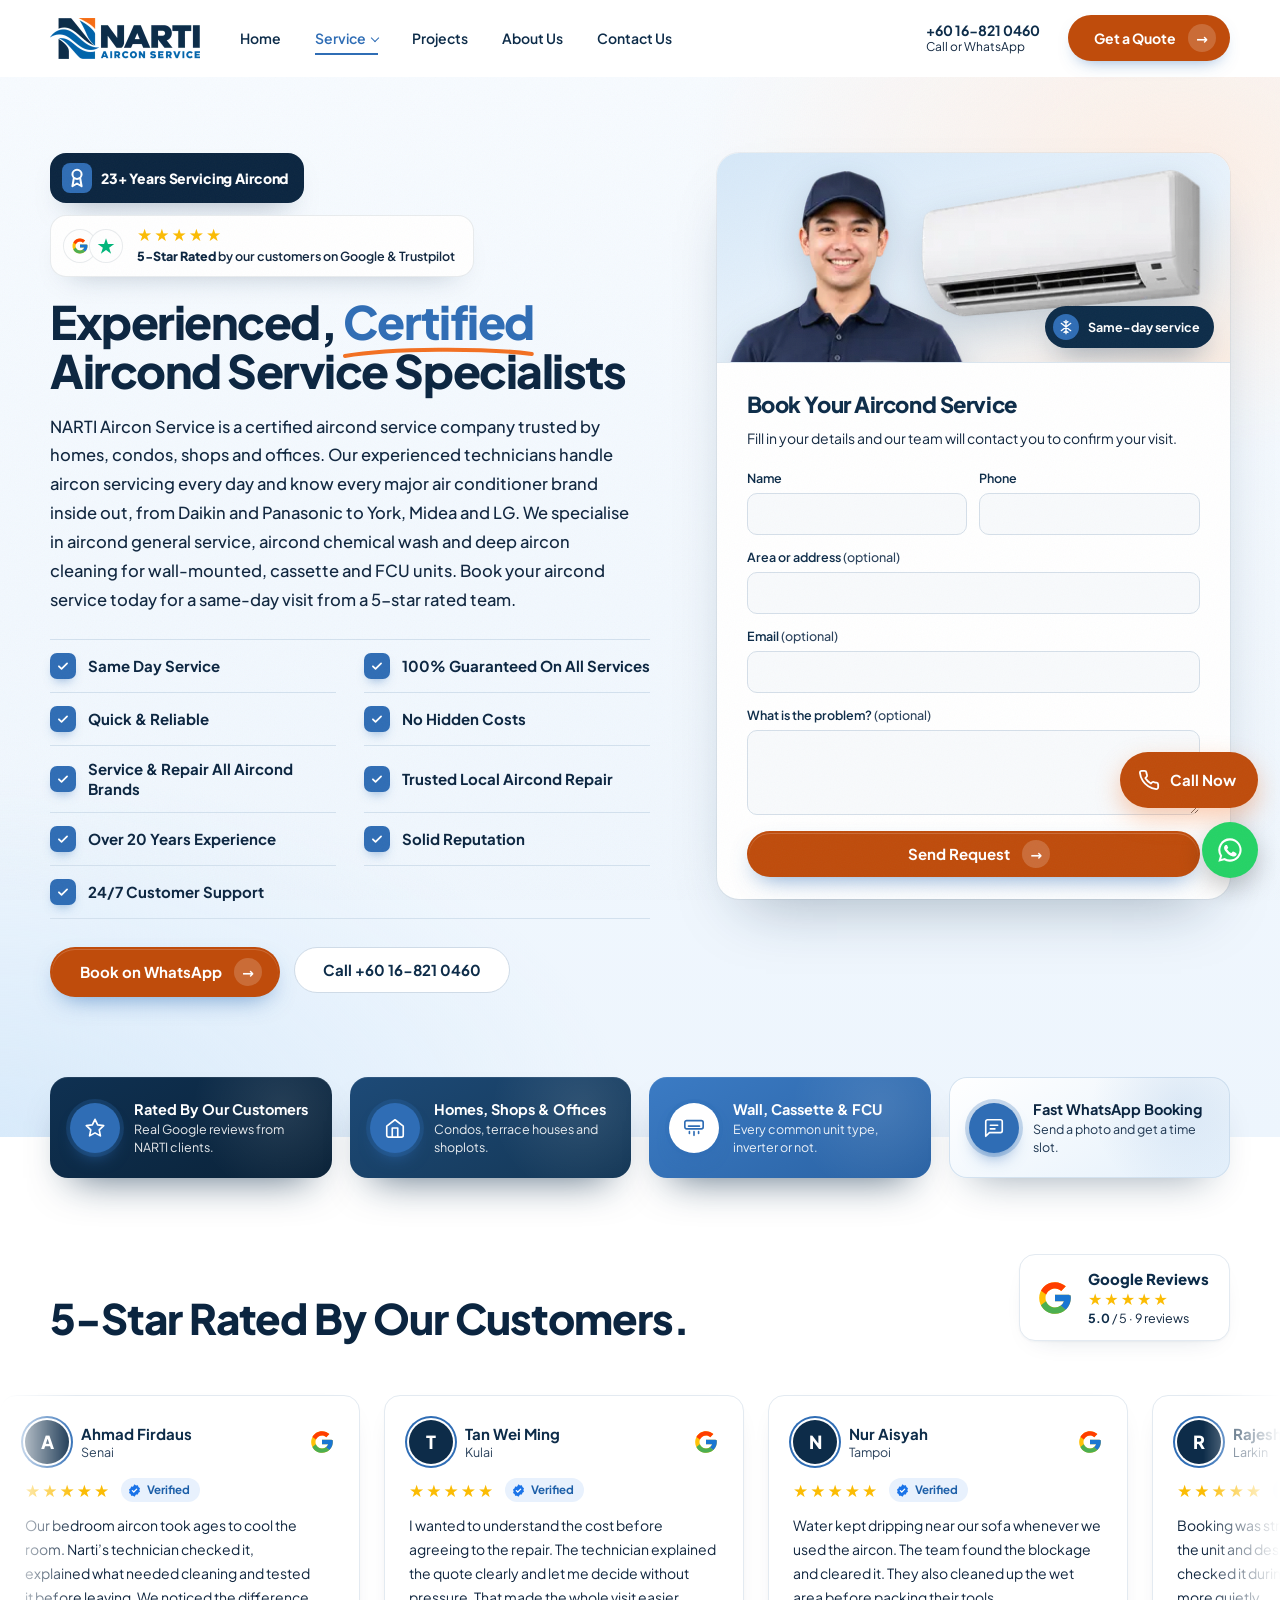
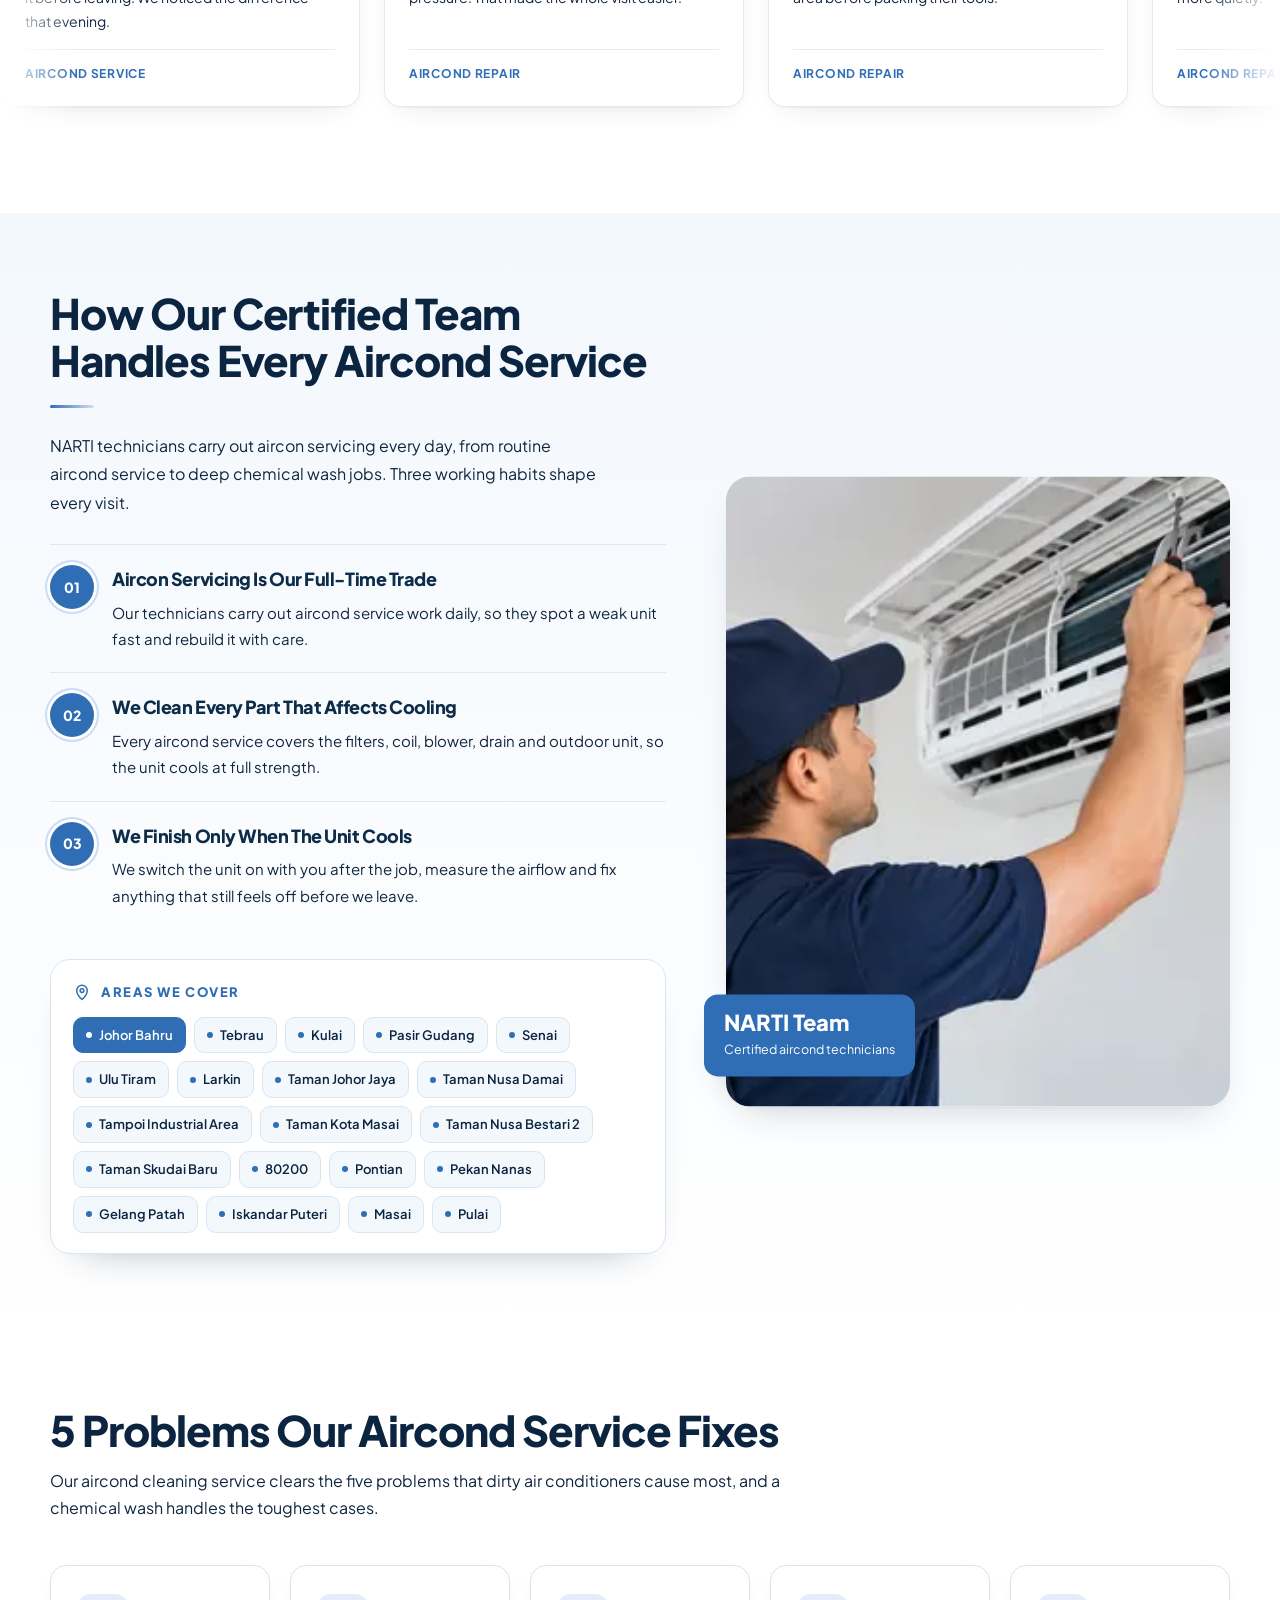
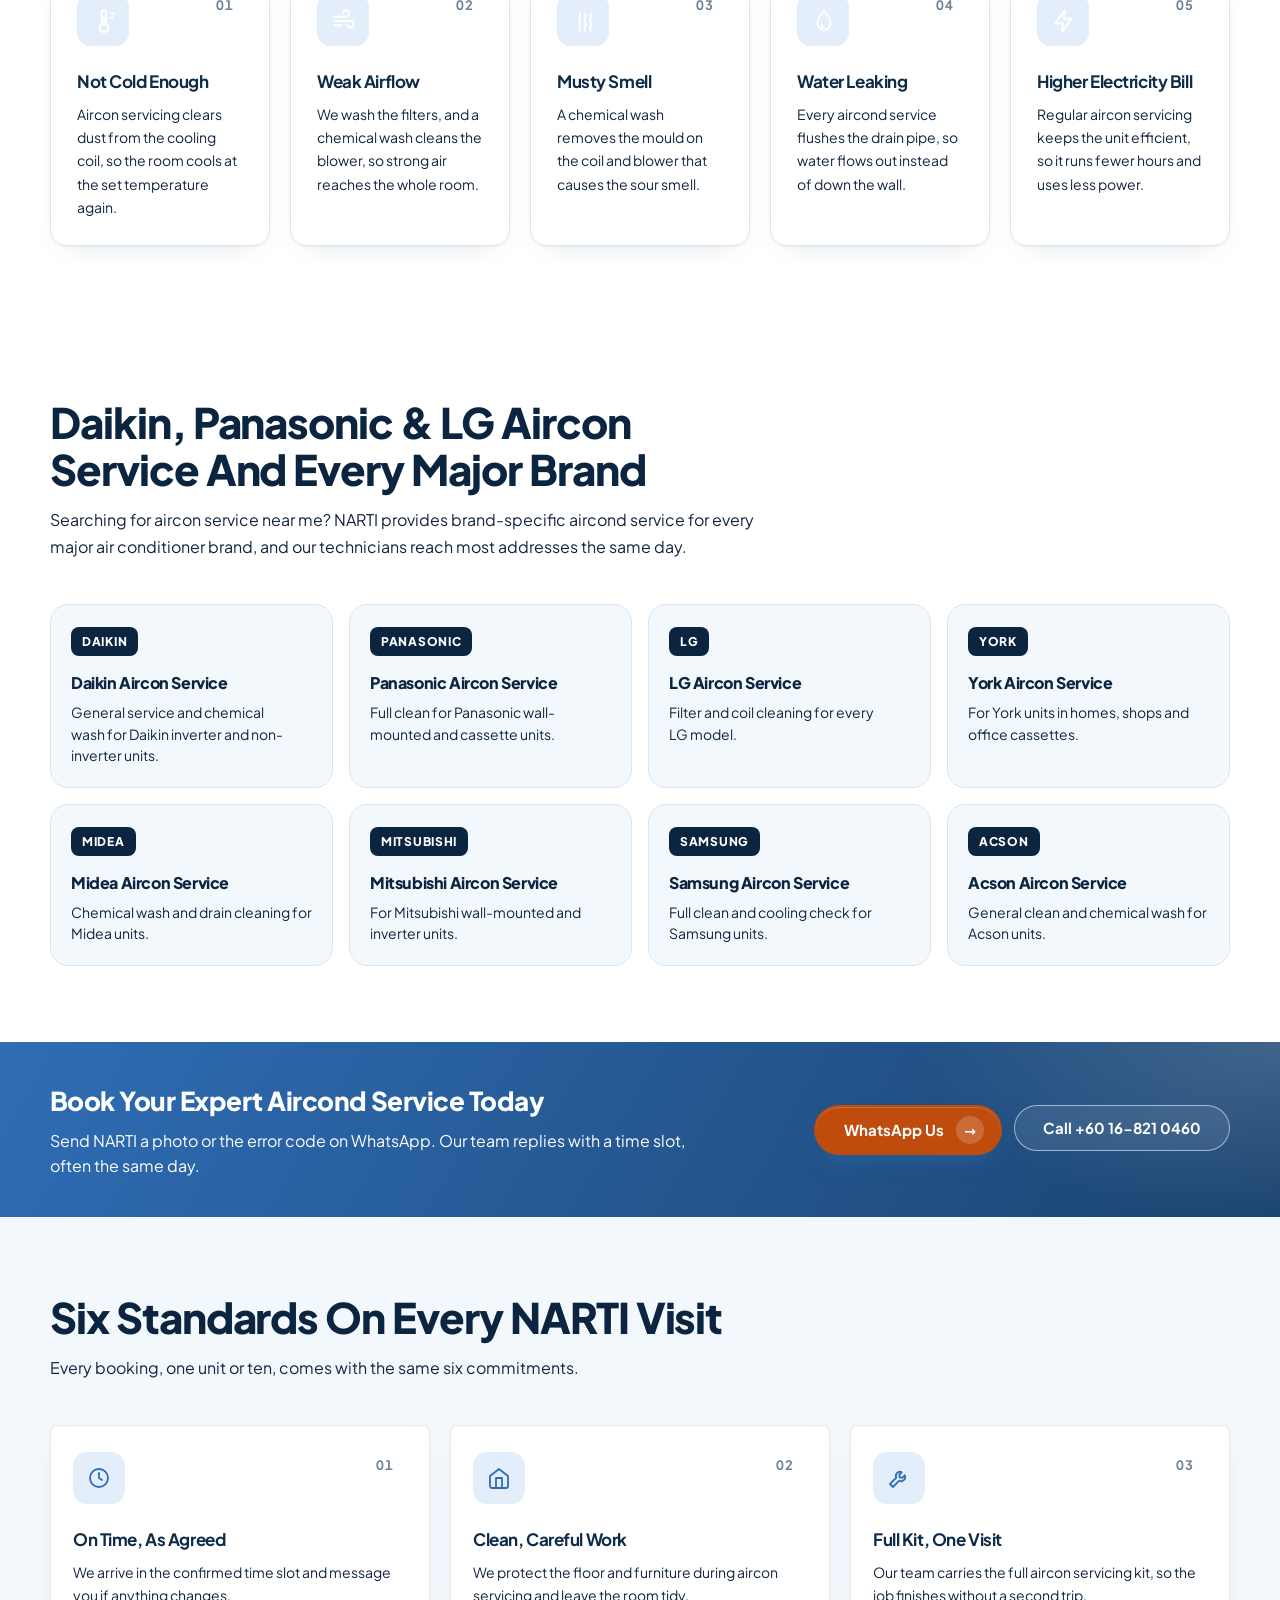
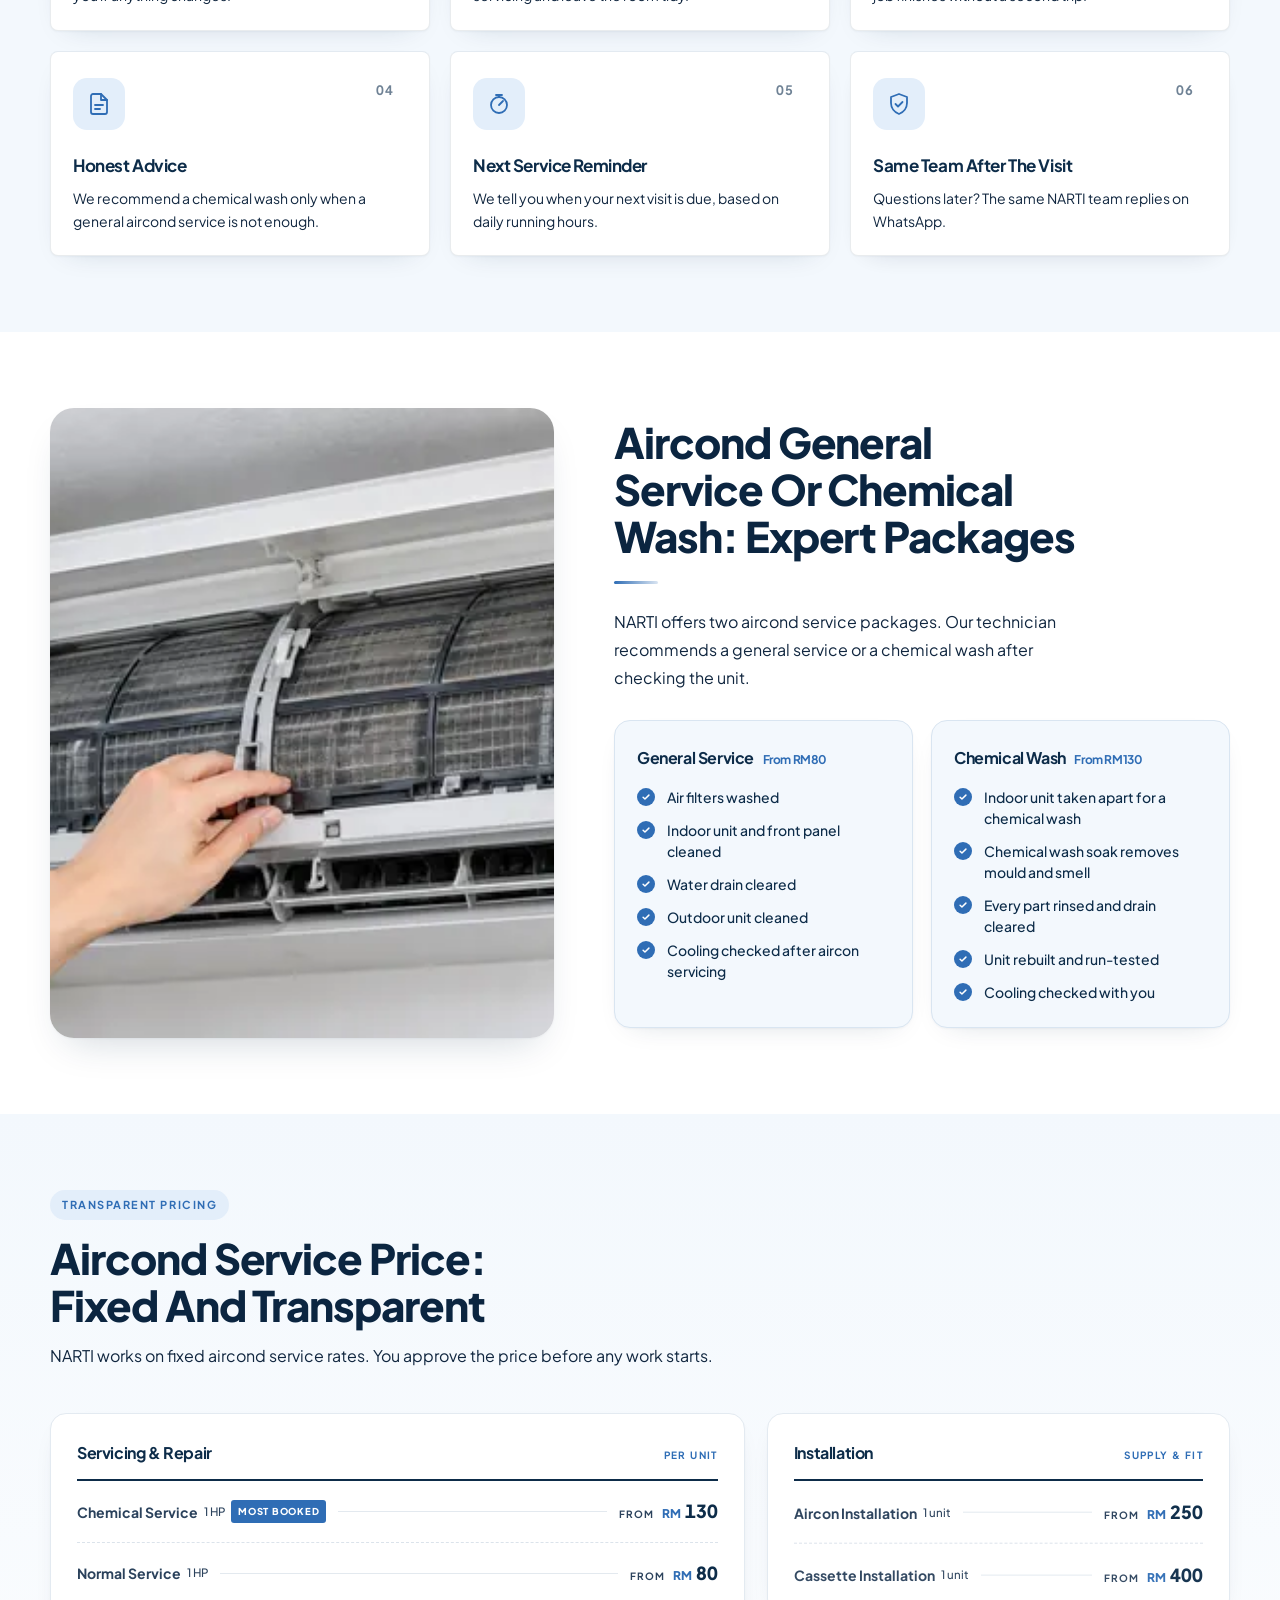
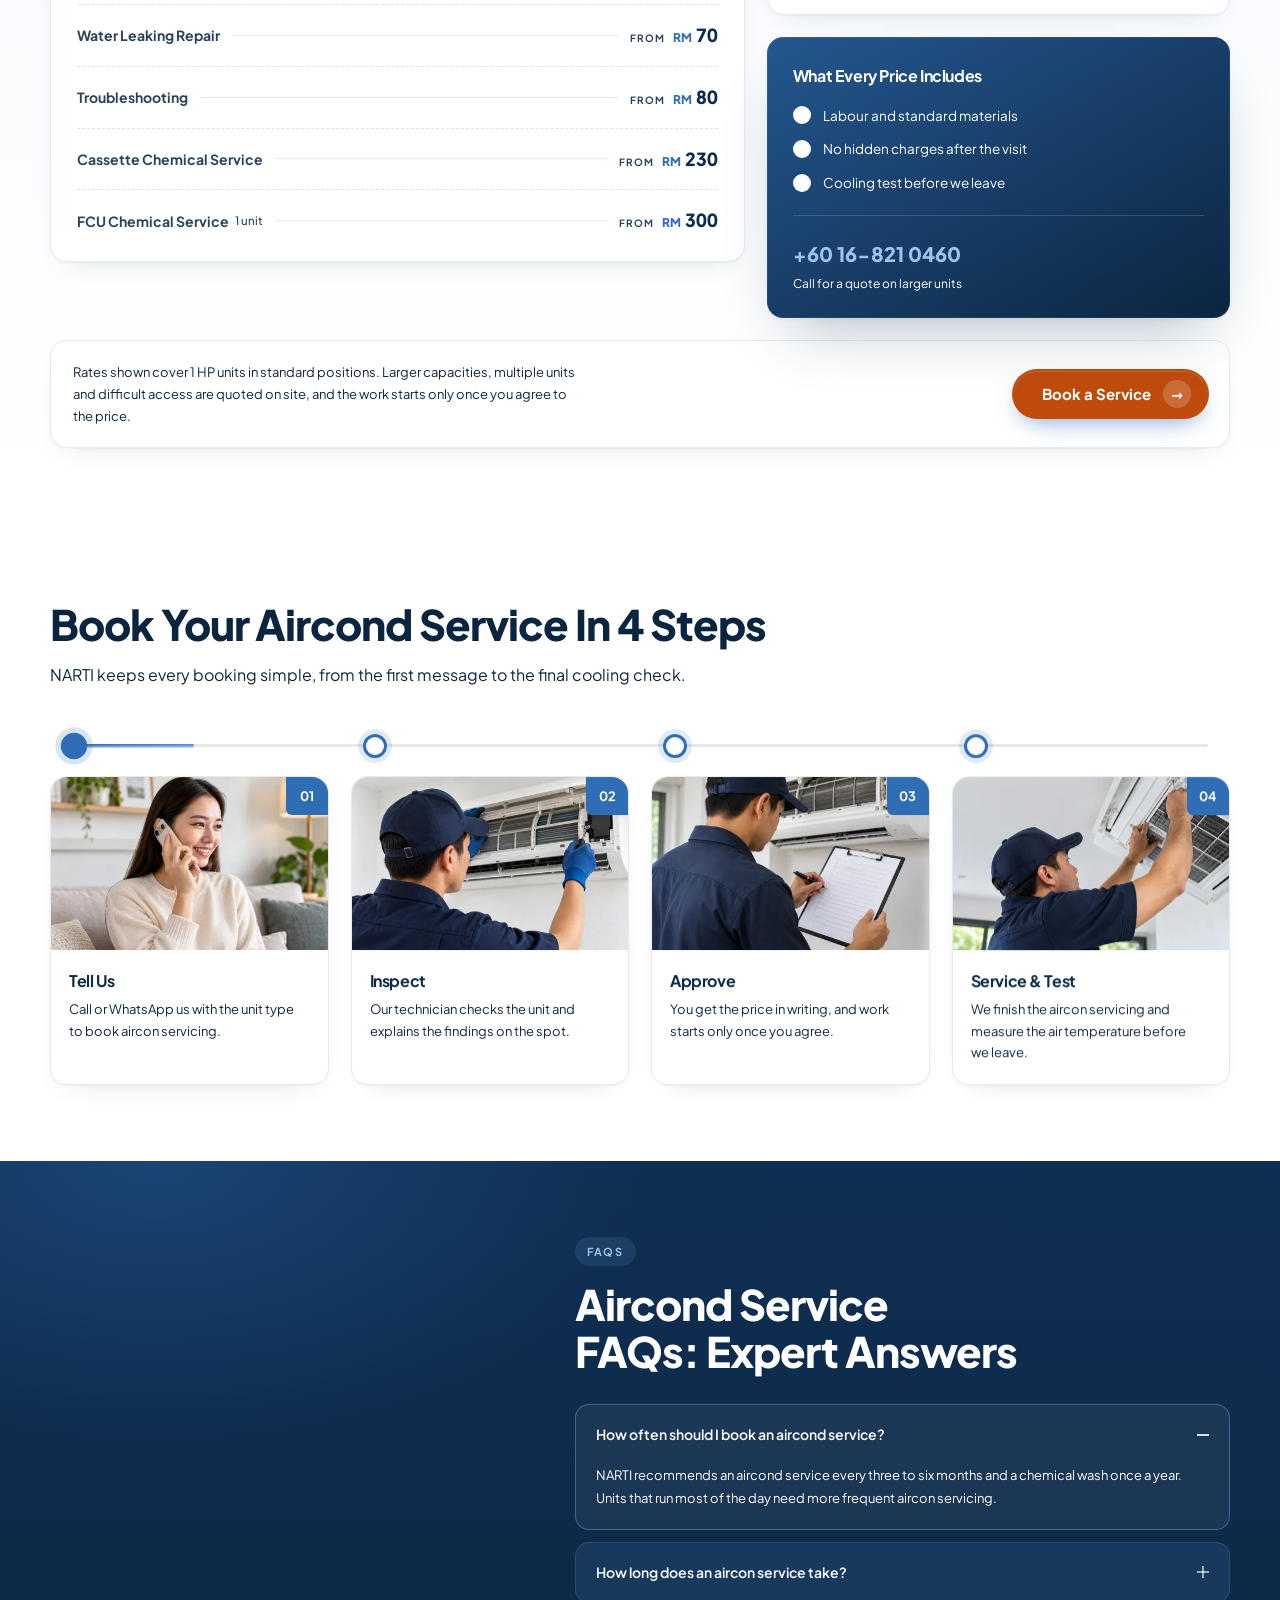
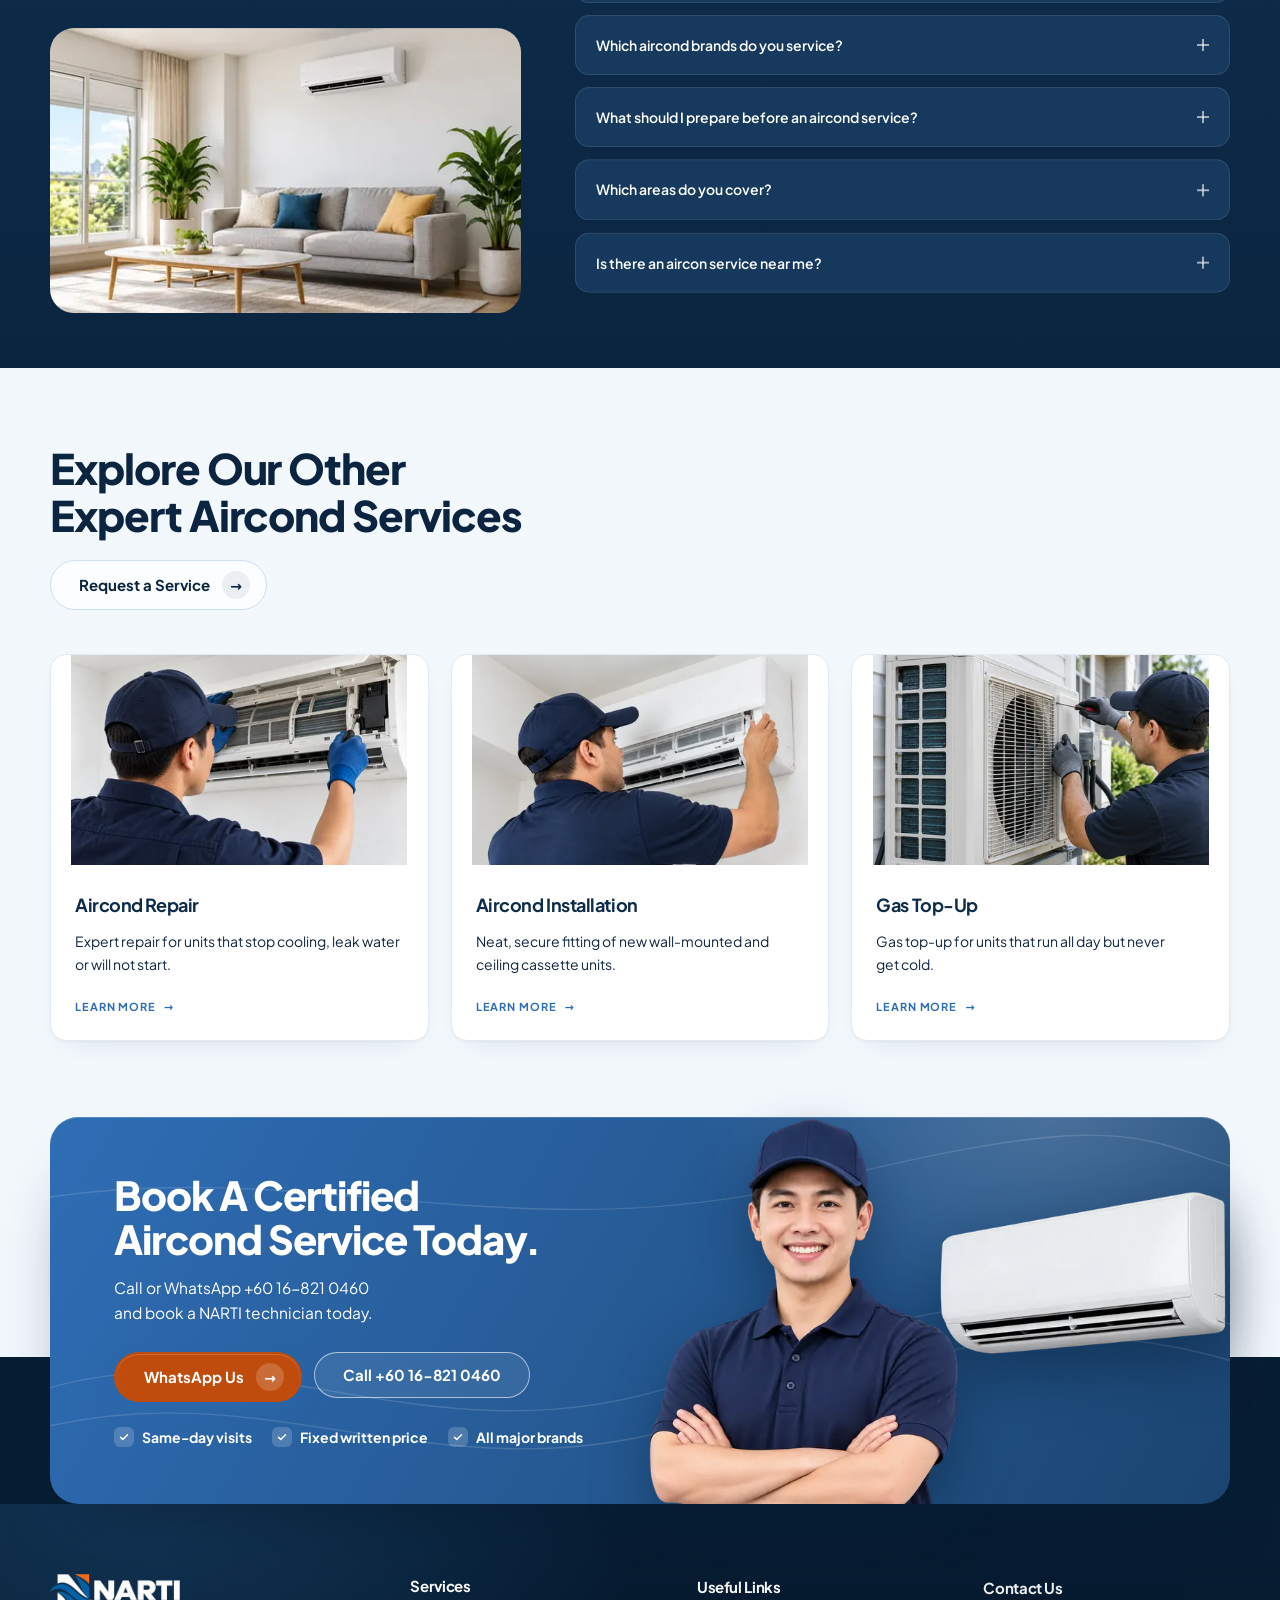
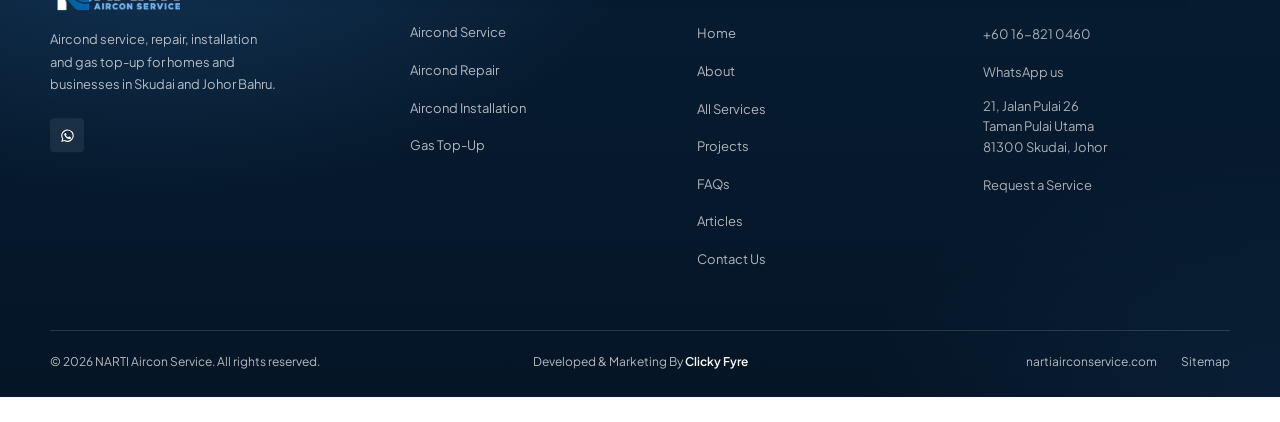
<file: aircond-service/index.html>
<!DOCTYPE html>
<html lang="en">
<head>
  <!-- Google Tag Manager -->
  <script>(function(w,d,s,l,i){w[l]=w[l]||[];w[l].push({'gtm.start':
  new Date().getTime(),event:'gtm.js'});var f=d.getElementsByTagName(s)[0],
  j=d.createElement(s),dl=l!='dataLayer'?'&l='+l:'';j.async=true;j.src=
  'https://www.googletagmanager.com/gtm.js?id='+i+dl;f.parentNode.insertBefore(j,f);
  })(window,document,'script','dataLayer','GTM-KTSWL9JF');</script>
  <!-- End Google Tag Manager -->
  <meta charset="UTF-8">
  <meta name="viewport" content="width=device-width, initial-scale=1.0">
  <title>Aircond Service Johor Bahru &amp; Skudai | From RM80 | NARTI</title>
  <meta name="description" content="Aircond service in Johor Bahru and Skudai from RM80. General service, chemical wash and cassette aircond cleaning for homes and offices. Fixed price first. Call +60 16-821 0460.">
  <link rel="canonical" href="https://nartiairconservice.com/aircond-service/">
  <meta name="theme-color" content="#0d2c49">

  <meta property="og:type" content="website">
  <meta property="og:site_name" content="NARTI Aircon Service">
  <meta property="og:title" content="Aircond Service Johor Bahru &amp; Skudai | From RM80 | NARTI">
  <meta property="og:description" content="Aircond service in Johor Bahru and Skudai from RM80. General service, chemical wash and cassette aircond cleaning for homes and offices. Fixed price first. Call +60 16-821 0460.">
  <meta property="og:url" content="https://nartiairconservice.com/aircond-service/">
  <meta property="og:image" content="https://nartiairconservice.com/assets/images/projects/indoor-unit-deep-cleaning.webp">

  <link rel="icon" type="image/png" href="/assets/images/brand/favicon.png">
  <link rel="apple-touch-icon" href="/assets/images/brand/favicon.png">

  <link rel="preload" href="/assets/fonts/plus-jakarta-sans-latin.woff2" as="font" type="font/woff2" crossorigin>

  <link rel="stylesheet" href="/assets/css/style.min.css?v=d55e8b62">

  <script type="application/ld+json">
{
  "@context": "https://schema.org",
  "@graph": [
    {
      "@type": "HVACBusiness",
      "@id": "https://nartiairconservice.com/#business",
      "name": "NARTI Aircon Service",
      "url": "https://nartiairconservice.com/",
      "logo": "https://nartiairconservice.com/assets/images/brand/logo.png",
      "image": "https://nartiairconservice.com/assets/images/hero/technician-with-gauges.webp",
      "telephone": "+60168210460",
      "address": {
        "@type": "PostalAddress",
        "streetAddress": "21, Jalan Pulai 26, Taman Pulai Utama",
        "addressLocality": "Skudai",
        "addressRegion": "Johor",
        "postalCode": "81300",
        "addressCountry": "MY"
      },
      "areaServed": [
        {
          "@type": "Place",
          "name": "Skudai, Johor"
        },
        {
          "@type": "Place",
          "name": "Johor Bahru, Johor"
        },
        {
          "@type": "Place",
          "name": "Iskandar Puteri, Johor"
        },
        {
          "@type": "Place",
          "name": "Pulai, Johor"
        },
        {
          "@type": "Place",
          "name": "Taman Nusa Sentral, Johor"
        },
        {
          "@type": "Place",
          "name": "Gelang Patah, Johor"
        },
        {
          "@type": "Place",
          "name": "Senai, Johor"
        },
        {
          "@type": "Place",
          "name": "Kulai, Johor"
        },
        {
          "@type": "Place",
          "name": "Tampoi, Johor"
        },
        {
          "@type": "Place",
          "name": "Larkin, Johor"
        },
        {
          "@type": "Place",
          "name": "Danga Bay, Johor"
        },
        {
          "@type": "Place",
          "name": "Tebrau, Johor"
        },
        {
          "@type": "Place",
          "name": "Johor Jaya, Johor"
        },
        {
          "@type": "Place",
          "name": "Bandar Dato Onn, Johor"
        },
        {
          "@type": "Place",
          "name": "Pandan City, Johor"
        },
        {
          "@type": "Place",
          "name": "Masai, Johor"
        },
        {
          "@type": "Place",
          "name": "Kota Masai, Johor"
        },
        {
          "@type": "Place",
          "name": "Pasir Gudang, Johor"
        },
        {
          "@type": "Place",
          "name": "Air Biru, Johor"
        },
        {
          "@type": "Place",
          "name": "Ulu Tiram, Johor"
        },
        {
          "@type": "Place",
          "name": "Forest City, Johor"
        },
        {
          "@type": "Place",
          "name": "Pontian, Johor"
        },
        {
          "@type": "Place",
          "name": "Pekan Nanas, Johor"
        }
      ]
    },
    {
      "@type": "Service",
      "name": "Aircond Service",
      "serviceType": "Aircond Service",
      "url": "https://nartiairconservice.com/aircond-service/",
      "provider": {
        "@id": "https://nartiairconservice.com/#business"
      },
      "areaServed": [
        "Skudai",
        "Johor Bahru"
      ],
      "description": "Aircond service in Johor Bahru and Skudai from RM80. General service, chemical wash and cassette aircond cleaning for homes and offices. Fixed price first. Call +60 16-821 0460."
    },
    {
      "@type": "BreadcrumbList",
      "itemListElement": [
        {
          "@type": "ListItem",
          "position": 1,
          "name": "Home",
          "item": "https://nartiairconservice.com/"
        },
        {
          "@type": "ListItem",
          "position": 2,
          "name": "Aircond Service",
          "item": "https://nartiairconservice.com/aircond-service/"
        }
      ]
    },
    {
      "@type": "FAQPage",
      "mainEntity": [
        {
          "@type": "Question",
          "name": "How often should I book an aircond service?",
          "acceptedAnswer": {
            "@type": "Answer",
            "text": "NARTI recommends an aircond service every three to six months and a chemical wash once a year. Units that run most of the day need more frequent aircon servicing."
          }
        },
        {
          "@type": "Question",
          "name": "How long does an aircon service take?",
          "acceptedAnswer": {
            "@type": "Answer",
            "text": "Our technicians finish a general aircon service on one wall-mounted unit in about an hour. A chemical wash takes longer, because we take the indoor unit apart."
          }
        },
        {
          "@type": "Question",
          "name": "Which aircond brands do you service?",
          "acceptedAnswer": {
            "@type": "Answer",
            "text": "NARTI provides aircon servicing for Daikin, Panasonic, York, Midea, Mitsubishi, Samsung, LG and Acson, on wall-mounted, ceiling cassette and FCU units, both inverter and non-inverter."
          }
        },
        {
          "@type": "Question",
          "name": "What should I prepare before an aircond service?",
          "acceptedAnswer": {
            "@type": "Answer",
            "text": "Clear the space under the indoor unit and give our technician access to the outdoor unit. Our team handles everything else during the aircon servicing."
          }
        },
        {
          "@type": "Question",
          "name": "Which areas do you cover?",
          "acceptedAnswer": {
            "@type": "Answer",
            "text": "NARTI covers every area listed in the Areas We Cover boxes on this page, plus nearby towns. Send your address on WhatsApp and our team confirms the visit."
          }
        },
        {
          "@type": "Question",
          "name": "Is there an aircon service near me?",
          "acceptedAnswer": {
            "@type": "Answer",
            "text": "Yes. NARTI provides aircond service near you across the areas listed on this page. Send your address on WhatsApp and our technician confirms a same-day visit in most cases."
          }
        }
      ]
    }
  ]
}
  </script>
</head>
<body>
  <a class="skip-link" href="#main">Skip to content</a>
  <!-- Google Tag Manager (noscript) -->
  <noscript><iframe src="https://www.googletagmanager.com/ns.html?id=GTM-KTSWL9JF"
  height="0" width="0" style="display:none;visibility:hidden"></iframe></noscript>
  <!-- End Google Tag Manager (noscript) -->

  <!-- ============ HEADER ============ -->
  <header class="header" id="top">
    <div class="container header__inner">
      <a href="/" class="header__logo" aria-label="NARTI Aircon Service home">
        <img src="/assets/images/brand/logo-300.webp" alt="NARTI Aircon Service" width="150" height="41">
      </a>

      <nav class="nav" id="nav" aria-label="Main navigation">
        <ul class="nav__list">
          <li><a href="/" class="nav__link">Home</a></li>
          <li class="nav__item--dropdown">
            <a href="/services/" class="nav__link is-active" aria-haspopup="true">Service <span class="nav__caret" aria-hidden="true"></span></a>
            <ul class="dropdown">
              <li><a href="/aircond-service/" class="is-current">Aircond Service</a></li>
              <li><a href="/aircond-repair/">Aircond Repair</a></li>
              <li><a href="/aircond-installation/">Aircond Installation</a></li>
              <li><a href="/aircond-gas-top-up/">Gas Top-Up</a></li>
            </ul>
          </li>
          <li><a href="/projects/" class="nav__link">Projects</a></li>
          <li><a href="/about/" class="nav__link">About Us</a></li>
          <li><a href="/contact-us/" class="nav__link">Contact Us</a></li>
        </ul>
        <a href="/#request" class="btn btn--primary nav__cta">Get a Quote <span class="btn__arrow">&rarr;</span></a>
      </nav>

      <div class="header__right">
        <a href="tel:+60168210460" class="header__phone">
          <strong>+60 16-821 0460</strong>
          <span>Call or WhatsApp</span>
        </a>
        <a href="/#request" class="btn btn--primary btn--sm">Get a Quote <span class="btn__arrow">&rarr;</span></a>
      </div>

      <button class="nav-toggle" id="navToggle" aria-label="Open menu" aria-expanded="false" aria-controls="nav">
        <span></span><span></span><span></span>
      </button>
    </div>
  </header>

  <main id="main">

    <!-- ============ PAGE HERO ============ -->
    <section class="page-hero page-hero--light">
      <div class="container page-hero__grid">
        <div class="page-hero__content">
          <div class="hero-top">
            <span class="hero-years"><svg viewBox="0 0 24 24" aria-hidden="true"><circle cx="12" cy="8" r="5"/><path d="m8.5 12.5-1.5 8.5 5-3 5 3-1.5-8.5"/></svg>23+ Years Servicing Aircond</span>
            <div class="hero-rated"><span class="hero-rated__logos"><span><svg viewBox="0 0 48 48" aria-hidden="true"><path fill="#FFC107" d="M43.6 20.5H42V20H24v8h11.3C33.7 32.7 29.2 36 24 36c-6.6 0-12-5.4-12-12s5.4-12 12-12c3.1 0 5.8 1.2 7.9 3l5.7-5.7C34 6.1 29.3 4 24 4 13 4 4 13 4 24s9 20 20 20 20-9 20-20c0-1.3-.1-2.4-.4-3.5z"/><path fill="#FF3D00" d="M6.3 14.7l6.6 4.8C14.7 15.1 19 12 24 12c3.1 0 5.8 1.2 7.9 3l5.7-5.7C34 6.1 29.3 4 24 4 16.3 4 9.7 8.3 6.3 14.7z"/><path fill="#4CAF50" d="M24 44c5.2 0 9.9-2 13.4-5.2l-6.2-5.2A11.9 11.9 0 0 1 24 36c-5.2 0-9.6-3.3-11.3-7.9l-6.5 5C9.5 39.6 16.2 44 24 44z"/><path fill="#1976D2" d="M43.6 20.5H42V20H24v8h11.3a12 12 0 0 1-4.1 5.6l6.2 5.2C37 39.2 44 34 44 24c0-1.3-.1-2.4-.4-3.5z"/></svg></span><span><svg viewBox="0 0 24 24" aria-hidden="true"><path fill="#00b67a" d="M12 1.5l2.6 7.9H23l-6.8 4.9 2.6 7.9L12 17.3l-6.8 4.9 2.6-7.9L1 9.4h8.4z"/></svg></span></span><span class="hero-rated__body"><span class="hero-rated__stars" aria-hidden="true">&#9733;&#9733;&#9733;&#9733;&#9733;</span><span class="hero-rated__text"><strong>5-Star Rated</strong> by our customers on Google &amp; Trustpilot</span></span></div>
          </div>
          <h1 class="page-hero__title">Experienced, <span class="page-hero__hl">Certified<svg viewBox="0 0 200 14" preserveAspectRatio="none" aria-hidden="true"><path d="M2 10 C 50 2, 150 2, 198 8"/></svg></span> Aircond Service Specialists</h1>
          <p class="page-hero__text">NARTI Aircon Service is a certified aircond service company trusted by homes, condos, shops and offices. Our experienced technicians handle aircon servicing every day and know every major air conditioner brand inside out, from Daikin and Panasonic to York, Midea and LG. We specialise in aircond general service, aircond chemical wash and deep aircon cleaning for wall-mounted, cassette and FCU units. Book your aircond service today for a same-day visit from a 5-star rated team.</p>
          <ul class="svc-usps">
            <li><span class="svc-usps__tick"><svg viewBox="0 0 24 24" aria-hidden="true"><path d="m5 12.5 4.5 4.5L19 7.5"/></svg></span>Same Day Service</li>
            <li><span class="svc-usps__tick"><svg viewBox="0 0 24 24" aria-hidden="true"><path d="m5 12.5 4.5 4.5L19 7.5"/></svg></span>100% Guaranteed On All Services</li>
            <li><span class="svc-usps__tick"><svg viewBox="0 0 24 24" aria-hidden="true"><path d="m5 12.5 4.5 4.5L19 7.5"/></svg></span>Quick &amp; Reliable</li>
            <li><span class="svc-usps__tick"><svg viewBox="0 0 24 24" aria-hidden="true"><path d="m5 12.5 4.5 4.5L19 7.5"/></svg></span>No Hidden Costs</li>
            <li><span class="svc-usps__tick"><svg viewBox="0 0 24 24" aria-hidden="true"><path d="m5 12.5 4.5 4.5L19 7.5"/></svg></span>Service &amp; Repair All Aircond Brands</li>
            <li><span class="svc-usps__tick"><svg viewBox="0 0 24 24" aria-hidden="true"><path d="m5 12.5 4.5 4.5L19 7.5"/></svg></span>Trusted Local Aircond Repair</li>
            <li><span class="svc-usps__tick"><svg viewBox="0 0 24 24" aria-hidden="true"><path d="m5 12.5 4.5 4.5L19 7.5"/></svg></span>Over 20 Years Experience</li>
            <li><span class="svc-usps__tick"><svg viewBox="0 0 24 24" aria-hidden="true"><path d="m5 12.5 4.5 4.5L19 7.5"/></svg></span>Solid Reputation</li>
            <li><span class="svc-usps__tick"><svg viewBox="0 0 24 24" aria-hidden="true"><path d="m5 12.5 4.5 4.5L19 7.5"/></svg></span>24/7 Customer Support</li>
          </ul>
          <div class="hero__actions">
            <a href="https://wa.me/60168210460?text=Hi%20NARTI%2C%20I%20would%20like%20to%20book%20aircond%20service." class="btn btn--primary" target="_blank" rel="noopener">Book on WhatsApp <span class="btn__arrow">&rarr;</span></a>
            <a href="tel:+60168210460" class="btn btn--ghost">Call +60 16-821 0460</a>
          </div>
        </div>
        <div class="lead-card">
          <div class="lead-card__photo">
            <img src="/assets/images/hero/technician-with-gauges.webp" alt="NARTI aircond technician holding gauges beside a split unit" width="1200" height="800" fetchpriority="high" srcset="/assets/images/hero/technician-with-gauges-480.webp 480w, /assets/images/hero/technician-with-gauges-800.webp 800w, /assets/images/hero/technician-with-gauges.webp 1200w, /assets/images/hero/technician-with-gauges-1536.webp 1536w" sizes="(max-width: 991px) calc(100vw - 32px), 560px" decoding="async">
            <span class="lead-card__tag"><span class="lead-card__tag-ico"><svg viewBox="0 0 24 24" aria-hidden="true"><path d="M12 2v20M4.9 6.5l14.2 11M19.1 6.5 4.9 17.5M9 4l3 2 3-2M9 20l3-2 3 2"/></svg></span>Same-day service</span>
          </div>
          <h2 class="lead-card__title">Book Your Aircond Service</h2>
          <p class="lead-card__text">Fill in your details and our team will contact you to confirm your visit.</p>
          <form class="lead-form" action="/send.php" method="post" novalidate>
            <input type="hidden" name="service" value="Aircond Service">
            <input type="hidden" name="page" value="https://nartiairconservice.com/aircond-service/">
            <div class="lead-form__hp" aria-hidden="true"><label>Website<input type="text" name="website" tabindex="-1" autocomplete="off"></label></div>
            <div class="lead-form__row">
              <label class="lead-field"><span>Name</span><input type="text" name="name" autocomplete="name" required maxlength="80"></label>
              <label class="lead-field"><span>Phone</span><input type="tel" name="phone" autocomplete="tel" inputmode="tel" required maxlength="20"></label>
            </div>
            <label class="lead-field"><span>Area or address <em>(optional)</em></span><input type="text" name="address" autocomplete="street-address" maxlength="160"></label>
            <label class="lead-field"><span>Email <em>(optional)</em></span><input type="email" name="email" autocomplete="email" maxlength="120"></label>
            <label class="lead-field"><span>What is the problem? <em>(optional)</em></span><textarea name="message" rows="3" maxlength="1500"></textarea></label>
            <button type="submit" class="btn btn--primary btn--block lead-form__submit">Send Request <span class="btn__arrow">&rarr;</span></button>
            <p class="lead-form__msg" role="status" aria-live="polite"></p>
          </form>
        </div>
      </div>
    </section>

<!-- ============ TRUST BADGES ============ -->
    <section class="trust" aria-label="Why customers book NARTI">
      <div class="container trust__grid">
        <div class="trust-badge">
          <span class="trust-badge__seal"><svg viewBox="0 0 24 24" aria-hidden="true"><path d="M12 2.5l2.9 6.1 6.6.8-4.9 4.6 1.3 6.6L12 17.3l-5.9 3.3 1.3-6.6-4.9-4.6 6.6-.8z"/></svg></span>
          <span class="trust-badge__body">
            <strong>Rated By Our Customers</strong>
            <span>Real Google reviews from NARTI clients.</span>
          </span>
        </div>
        <div class="trust-badge">
          <span class="trust-badge__seal"><svg viewBox="0 0 24 24" aria-hidden="true"><path d="m3 10 9-7 9 7v10a2 2 0 0 1-2 2H5a2 2 0 0 1-2-2z"/><path d="M9 22V12h6v10"/></svg></span>
          <span class="trust-badge__body">
            <strong>Homes, Shops &amp; Offices</strong>
            <span>Condos, terrace houses and shoplots.</span>
          </span>
        </div>
        <div class="trust-badge">
          <span class="trust-badge__seal"><svg viewBox="0 0 24 24" aria-hidden="true"><rect x="2" y="4" width="20" height="9" rx="2"/><path d="M6 10h12M7 16v2M12 16v4M17 16v2"/></svg></span>
          <span class="trust-badge__body">
            <strong>Wall, Cassette &amp; FCU</strong>
            <span>Every common unit type, inverter or not.</span>
          </span>
        </div>
        <div class="trust-badge">
          <span class="trust-badge__seal"><svg viewBox="0 0 24 24" aria-hidden="true"><path d="M21 15a2 2 0 0 1-2 2H7l-4 4V5a2 2 0 0 1 2-2h14a2 2 0 0 1 2 2z"/><path d="M8 9h8M8 13h5"/></svg></span>
          <span class="trust-badge__body">
            <strong>Fast WhatsApp Booking</strong>
            <span>Send a photo and get a time slot.</span>
          </span>
        </div>
      </div>
    </section>
<!-- ============ TESTIMONIALS ============ -->
    <section class="section reviews tone-ice" id="reviews">
      <div class="container">
        <div class="section-head reviews__head">
          <div>
            <p class="eyebrow">Testimonials</p>
            <h2 class="section-title">5-Star Rated By Our Customers.</h2>
          </div>
          <div class="reviews-badge" data-review="google">
            <svg class="reviews-badge__logo" viewBox="0 0 48 48" aria-hidden="true"><path fill="#FFC107" d="M43.6 20.5H42V20H24v8h11.3C33.7 32.7 29.2 36 24 36c-6.6 0-12-5.4-12-12s5.4-12 12-12c3.1 0 5.8 1.2 7.9 3l5.7-5.7C34 6.1 29.3 4 24 4 13 4 4 13 4 24s9 20 20 20 20-9 20-20c0-1.3-.1-2.4-.4-3.5z"/><path fill="#FF3D00" d="M6.3 14.7l6.6 4.8C14.7 15.1 19 12 24 12c3.1 0 5.8 1.2 7.9 3l5.7-5.7C34 6.1 29.3 4 24 4 16.3 4 9.7 8.3 6.3 14.7z"/><path fill="#4CAF50" d="M24 44c5.2 0 9.9-2 13.4-5.2l-6.2-5.2A11.9 11.9 0 0 1 24 36c-5.2 0-9.6-3.3-11.3-7.9l-6.5 5C9.5 39.6 16.2 44 24 44z"/><path fill="#1976D2" d="M43.6 20.5H42V20H24v8h11.3a12 12 0 0 1-4.1 5.6l6.2 5.2C37 39.2 44 34 44 24c0-1.3-.1-2.4-.4-3.5z"/></svg>
            <span class="reviews-badge__body">
              <span class="reviews-badge__name rating__name">Google Reviews</span>
              <span class="reviews-badge__stars" aria-hidden="true">&#9733;&#9733;&#9733;&#9733;&#9733;</span>
              <span class="rating__meta">Customer reviews</span>
            </span>
          </div>
        </div>
      </div>
      <div class="reviews__viewport" aria-label="Customer reviews from Google" hidden>
        <div class="reviews__track" id="reviewsTrack"></div>
      </div>
    </section>

    <!-- ============ ABOUT THE SERVICE ============ -->
    <section class="section svc-about tone-white">
      <div class="container svc-about__grid">
        <div class="svc-about__content">
          <p class="eyebrow">How We Work</p>
          <h2 class="section-title">How Our Certified Team Handles Every Aircond Service</h2>
          <span class="divider"></span>
          <p class="svc-about__intro">NARTI technicians carry out aircon servicing every day, from routine aircond service to deep chemical wash jobs. Three working habits shape every visit.</p>
          <div class="svc-about__point">
            <span class="svc-about__num">01</span>
            <div>
              <h3>Aircon Servicing Is Our Full-Time Trade</h3>
              <p>Our technicians carry out aircond service work daily, so they spot a weak unit fast and rebuild it with care.</p>
            </div>
          </div>
          <div class="svc-about__point">
            <span class="svc-about__num">02</span>
            <div>
              <h3>We Clean Every Part That Affects Cooling</h3>
              <p>Every aircond service covers the filters, coil, blower, drain and outdoor unit, so the unit cools at full strength.</p>
            </div>
          </div>
          <div class="svc-about__point">
            <span class="svc-about__num">03</span>
            <div>
              <h3>We Finish Only When The Unit Cools</h3>
              <p>We switch the unit on with you after the job, measure the airflow and fix anything that still feels off before we leave.</p>
            </div>
          </div>
          <div class="svc-areas">
            <p class="svc-areas__head"><svg viewBox="0 0 24 24" aria-hidden="true"><path d="M12 22s7-6.2 7-12a7 7 0 0 0-14 0c0 5.8 7 12 7 12z"/><circle cx="12" cy="10" r="2.5"/></svg>Areas We Cover</p>
            <ul><li>Johor Bahru</li><li>Tebrau</li><li>Kulai</li><li>Pasir Gudang</li><li>Senai</li><li>Ulu Tiram</li><li>Larkin</li><li>Taman Johor Jaya</li><li>Taman Nusa Damai</li><li>Tampoi Industrial Area</li><li>Taman Kota Masai</li><li>Taman Nusa Bestari 2</li><li>Taman Skudai Baru</li><li>80200</li><li>Pontian</li><li>Pekan Nanas</li><li>Gelang Patah</li><li>Iskandar Puteri</li><li>Masai</li><li>Pulai</li></ul>
          </div>
        </div>
        <div class="svc-about__media">
          <img src="/assets/images/services/technician-servicing-split-unit.webp" alt="NARTI certified technician servicing a wall-mounted aircond in a Johor Bahru home" loading="lazy" width="1200" height="800" srcset="/assets/images/services/technician-servicing-split-unit-480.webp 480w, /assets/images/services/technician-servicing-split-unit-800.webp 800w, /assets/images/services/technician-servicing-split-unit.webp 1200w, /assets/images/services/technician-servicing-split-unit-1536.webp 1536w" sizes="(max-width: 991px) calc(100vw - 32px), 560px" decoding="async">
          <div class="svc-about__badge"><strong>NARTI Team</strong><span>Certified aircond technicians</span></div>
        </div>
      </div>
    </section>

    <!-- ============ SYMPTOMS ============ -->
    <section class="section symptoms tone-ice">
      <div class="container">
        <div class="section-head">
          <div>
            <p class="eyebrow">What We Fix</p>
            <h2 class="section-title">5 Problems Our Aircond Service Fixes</h2>
          </div>
          <p class="section-head__text">Our aircond cleaning service clears the five problems that dirty air conditioners cause most, and a chemical wash handles the toughest cases.</p>
        </div>
        <div class="signs__grid">
          <article class="sign-card">
            <span class="sign-card__num">01</span>
            <span class="sign-card__icon"><svg viewBox="0 0 24 24" aria-hidden="true"><path d="M14 14.8V4a2 2 0 1 0-4 0v10.8a4 4 0 1 0 4 0z"/><path d="M12 9v7"/><path d="M18 5h3M18 9h2"/></svg></span>
            <h3 class="sign-card__title">Not Cold Enough</h3>
            <p class="sign-card__text">Aircon servicing clears dust from the cooling coil, so the room cools at the set temperature again.</p>
          </article>
          <article class="sign-card">
            <span class="sign-card__num">02</span>
            <span class="sign-card__icon"><svg viewBox="0 0 24 24" aria-hidden="true"><path d="M3 8h11a3 3 0 1 0-3-3"/><path d="M3 12h15a3 3 0 1 1-3 3"/><path d="M3 16h7"/></svg></span>
            <h3 class="sign-card__title">Weak Airflow</h3>
            <p class="sign-card__text">We wash the filters, and a chemical wash cleans the blower, so strong air reaches the whole room.</p>
          </article>
          <article class="sign-card">
            <span class="sign-card__num">03</span>
            <span class="sign-card__icon"><svg viewBox="0 0 24 24" aria-hidden="true"><path d="M8 21c-2-3 2-5 0-8s2-5 0-8"/><path d="M13 21c-2-3 2-5 0-8s2-5 0-8"/><path d="M18 21c-2-3 2-5 0-8s2-5 0-8"/></svg></span>
            <h3 class="sign-card__title">Musty Smell</h3>
            <p class="sign-card__text">A chemical wash removes the mould on the coil and blower that causes the sour smell.</p>
          </article>
          <article class="sign-card">
            <span class="sign-card__num">04</span>
            <span class="sign-card__icon"><svg viewBox="0 0 24 24" aria-hidden="true"><path d="M12 2.7s6 6.4 6 11.3a6 6 0 0 1-12 0c0-4.9 6-11.3 6-11.3z"/><path d="M9.5 15a2.5 2.5 0 0 0 2.5 2.5"/></svg></span>
            <h3 class="sign-card__title">Water Leaking</h3>
            <p class="sign-card__text">Every aircond service flushes the drain pipe, so water flows out instead of down the wall.</p>
          </article>
          <article class="sign-card">
            <span class="sign-card__num">05</span>
            <span class="sign-card__icon"><svg viewBox="0 0 24 24" aria-hidden="true"><path d="M13 2 4 14h7l-1 8 9-12h-7z"/></svg></span>
            <h3 class="sign-card__title">Higher Electricity Bill</h3>
            <p class="sign-card__text">Regular aircon servicing keeps the unit efficient, so it runs fewer hours and uses less power.</p>
          </article>
        </div>
      </div>
    </section>


    <!-- ============ BRANDS ============ -->
    <section class="section svc-brands">
      <div class="container">
        <div class="section-head">
          <div>
            <p class="eyebrow">Brands We Cover</p>
            <h2 class="section-title">Daikin, Panasonic &amp; LG Aircon Service And Every Major Brand</h2>
          </div>
          <p class="section-head__text">Searching for aircon service near me? NARTI provides brand-specific aircond service for every major air conditioner brand, and our technicians reach most addresses the same day.</p>
        </div>
        <div class="brand-grid">
          <article class="brand-card"><span class="brand-card__name">Daikin</span><h3 class="brand-card__title">Daikin Aircon Service</h3><p class="brand-card__text">General service and chemical wash for Daikin inverter and non-inverter units.</p></article>
          <article class="brand-card"><span class="brand-card__name">Panasonic</span><h3 class="brand-card__title">Panasonic Aircon Service</h3><p class="brand-card__text">Full clean for Panasonic wall-mounted and cassette units.</p></article>
          <article class="brand-card"><span class="brand-card__name">LG</span><h3 class="brand-card__title">LG Aircon Service</h3><p class="brand-card__text">Filter and coil cleaning for every LG model.</p></article>
          <article class="brand-card"><span class="brand-card__name">York</span><h3 class="brand-card__title">York Aircon Service</h3><p class="brand-card__text">For York units in homes, shops and office cassettes.</p></article>
          <article class="brand-card"><span class="brand-card__name">Midea</span><h3 class="brand-card__title">Midea Aircon Service</h3><p class="brand-card__text">Chemical wash and drain cleaning for Midea units.</p></article>
          <article class="brand-card"><span class="brand-card__name">Mitsubishi</span><h3 class="brand-card__title">Mitsubishi Aircon Service</h3><p class="brand-card__text">For Mitsubishi wall-mounted and inverter units.</p></article>
          <article class="brand-card"><span class="brand-card__name">Samsung</span><h3 class="brand-card__title">Samsung Aircon Service</h3><p class="brand-card__text">Full clean and cooling check for Samsung units.</p></article>
          <article class="brand-card"><span class="brand-card__name">Acson</span><h3 class="brand-card__title">Acson Aircon Service</h3><p class="brand-card__text">General clean and chemical wash for Acson units.</p></article>
        </div>
      </div>
    </section>

    <!-- ============ MID-PAGE CTA ============ -->
    <div class="cta-strip">
      <div class="container cta-strip__inner">
        <div class="cta-strip__copy">
          <h2 class="cta-strip__title">Book Your Expert Aircond Service Today</h2>
          <p class="cta-strip__text">Send NARTI a photo or the error code on WhatsApp. Our team replies with a time slot, often the same day.</p>
        </div>
        <div class="cta-strip__actions">
          <a href="https://wa.me/60168210460?text=Hi%20NARTI%2C%20I%20would%20like%20to%20book%20aircond%20service." class="btn btn--primary" target="_blank" rel="noopener">WhatsApp Us <span class="btn__arrow">&rarr;</span></a>
          <a href="tel:+60168210460" class="btn btn--ghost">Call +60 16-821 0460</a>
        </div>
      </div>
    </div>

    <!-- ============ WHY CHOOSE ============ -->
    <section class="section svc-why tone-white">
      <div class="container">
        <div class="section-head">
          <div>
            <p class="eyebrow">Our Promise To You</p>
            <h2 class="section-title">Six Standards On Every NARTI Visit</h2>
          </div>
          <p class="section-head__text">Every booking, one unit or ten, comes with the same six commitments.</p>
        </div>
        <div class="svc-why__grid">
          <article class="why-card">
            <span class="why-card__num">01</span>
            <svg class="why-card__icon" viewBox="0 0 24 24" aria-hidden="true"><circle cx="12" cy="12" r="9"/><path d="M12 7v5l3 2"/></svg>
            <h3 class="why-card__title">On Time, As Agreed</h3>
            <p class="why-card__text">We arrive in the confirmed time slot and message you if anything changes.</p>
          </article>
          <article class="why-card">
            <span class="why-card__num">02</span>
            <svg class="why-card__icon" viewBox="0 0 24 24" aria-hidden="true"><path d="m3 10 9-7 9 7v10a2 2 0 0 1-2 2H5a2 2 0 0 1-2-2z"/><path d="M9 22V12h6v10"/></svg>
            <h3 class="why-card__title">Clean, Careful Work</h3>
            <p class="why-card__text">We protect the floor and furniture during aircon servicing and leave the room tidy.</p>
          </article>
          <article class="why-card">
            <span class="why-card__num">03</span>
            <svg class="why-card__icon" viewBox="0 0 24 24" aria-hidden="true"><path d="M14.7 6.3a4 4 0 0 0-5.4 5.4L3 18l3 3 6.3-6.3a4 4 0 0 0 5.4-5.4l-2.5 2.5-2.5-.5-.5-2.5z"/></svg>
            <h3 class="why-card__title">Full Kit, One Visit</h3>
            <p class="why-card__text">Our team carries the full aircon servicing kit, so the job finishes without a second trip.</p>
          </article>
          <article class="why-card">
            <span class="why-card__num">04</span>
            <svg class="why-card__icon" viewBox="0 0 24 24" aria-hidden="true"><path d="M14 2H6a2 2 0 0 0-2 2v16a2 2 0 0 0 2 2h12a2 2 0 0 0 2-2V8z"/><path d="M14 2v6h6M8 13h8M8 17h5"/></svg>
            <h3 class="why-card__title">Honest Advice</h3>
            <p class="why-card__text">We recommend a chemical wash only when a general aircond service is not enough.</p>
          </article>
          <article class="why-card">
            <span class="why-card__num">05</span>
            <svg class="why-card__icon" viewBox="0 0 24 24" aria-hidden="true"><circle cx="12" cy="13" r="8"/><path d="M12 13l4-4M9 3h6M12 3v2"/></svg>
            <h3 class="why-card__title">Next Service Reminder</h3>
            <p class="why-card__text">We tell you when your next visit is due, based on daily running hours.</p>
          </article>
          <article class="why-card">
            <span class="why-card__num">06</span>
            <svg class="why-card__icon" viewBox="0 0 24 24" aria-hidden="true"><path d="M12 2 4 5v6c0 5 3.4 9.3 8 11 4.6-1.7 8-6 8-11V5z"/><path d="m8.5 12 2.5 2.5 4.5-4.5"/></svg>
            <h3 class="why-card__title">Same Team After The Visit</h3>
            <p class="why-card__text">Questions later? The same NARTI team replies on WhatsApp.</p>
          </article>
        </div>
      </div>
    </section>

    <!-- ============ WHAT'S INCLUDED ============ -->
    <section class="section included tone-ice">
      <div class="container included__grid">
        <div class="included__media">
          <img src="/assets/images/blog/aircond-filter-cleaning.webp" alt="Dusty aircond filter removed for washing during a general service" loading="lazy" width="1200" height="800" srcset="/assets/images/blog/aircond-filter-cleaning-480.webp 480w, /assets/images/blog/aircond-filter-cleaning-800.webp 800w, /assets/images/blog/aircond-filter-cleaning.webp 1200w, /assets/images/blog/aircond-filter-cleaning-1536.webp 1536w" sizes="(max-width: 991px) calc(100vw - 32px), 560px" decoding="async">
        </div>
        <div class="included__content">
          <p class="eyebrow">Service Packages</p>
          <h2 class="section-title">Aircond General Service Or Chemical Wash: Expert Packages</h2>
          <span class="divider"></span>
          <p class="text">NARTI offers two aircond service packages. Our technician recommends a general service or a chemical wash after checking the unit.</p>
          <div class="packages packages--2">
          <div class="package">
            <h3 class="package__title">General Service <small>From RM80</small></h3>
            <ul class="checklist checklist--tight">
              <li>Air filters washed</li>
              <li>Indoor unit and front panel cleaned</li>
              <li>Water drain cleared</li>
              <li>Outdoor unit cleaned</li>
              <li>Cooling checked after aircon servicing</li>
            </ul>
          </div>
          <div class="package">
            <h3 class="package__title">Chemical Wash <small>From RM130</small></h3>
            <ul class="checklist checklist--tight">
              <li>Indoor unit taken apart for a chemical wash</li>
              <li>Chemical wash soak removes mould and smell</li>
              <li>Every part rinsed and drain cleared</li>
              <li>Unit rebuilt and run-tested</li>
              <li>Cooling checked with you</li>
            </ul>
          </div>
          </div>
        </div>
      </div>
    </section>

    <!-- ============ PRICING ============ -->
    <section class="section pricing tone-white" id="pricing">
      <div class="container">
        <div class="section-head">
          <div>
            <p class="eyebrow">Transparent Pricing</p>
            <h2 class="section-title">Aircond Service Price: Fixed And Transparent</h2>
          </div>
          <p class="section-head__text">NARTI works on fixed aircond service rates. You approve the price before any work starts.</p>
        </div>

        <div class="pricing__grid">
          <div class="price-card price-card--main">
            <div class="price-card__head">
              <h3>Servicing &amp; Repair</h3>
              <span>Per Unit</span>
            </div>
            <ul class="price-list">
              <li class="price-row">
                <span class="price-row__name">Chemical Service <small>1 HP</small> <em class="price-row__tag">Most Booked</em></span>
                <span class="price-row__dots" aria-hidden="true"></span>
                <span class="price-row__price"><small>From</small> <b>RM</b> <strong>130</strong></span>
              </li>
              <li class="price-row">
                <span class="price-row__name">Normal Service <small>1 HP</small></span>
                <span class="price-row__dots" aria-hidden="true"></span>
                <span class="price-row__price"><small>From</small> <b>RM</b> <strong>80</strong></span>
              </li>
              <li class="price-row">
                <span class="price-row__name">Water Leaking Repair</span>
                <span class="price-row__dots" aria-hidden="true"></span>
                <span class="price-row__price"><small>From</small> <b>RM</b> <strong>70</strong></span>
              </li>
              <li class="price-row">
                <span class="price-row__name">Troubleshooting</span>
                <span class="price-row__dots" aria-hidden="true"></span>
                <span class="price-row__price"><small>From</small> <b>RM</b> <strong>80</strong></span>
              </li>
              <li class="price-row">
                <span class="price-row__name">Cassette Chemical Service</span>
                <span class="price-row__dots" aria-hidden="true"></span>
                <span class="price-row__price"><small>From</small> <b>RM</b> <strong>230</strong></span>
              </li>
              <li class="price-row">
                <span class="price-row__name">FCU Chemical Service <small>1 unit</small></span>
                <span class="price-row__dots" aria-hidden="true"></span>
                <span class="price-row__price"><small>From</small> <b>RM</b> <strong>300</strong></span>
              </li>
            </ul>
          </div>

          <div class="pricing__side">
            <div class="price-card">
              <div class="price-card__head">
                <h3>Installation</h3>
                <span>Supply &amp; Fit</span>
              </div>
              <ul class="price-list">
              <li class="price-row">
                <span class="price-row__name">Aircon Installation <small>1 unit</small></span>
                <span class="price-row__dots" aria-hidden="true"></span>
                <span class="price-row__price"><small>From</small> <b>RM</b> <strong>250</strong></span>
              </li>
              <li class="price-row">
                <span class="price-row__name">Cassette Installation <small>1 unit</small></span>
                <span class="price-row__dots" aria-hidden="true"></span>
                <span class="price-row__price"><small>From</small> <b>RM</b> <strong>400</strong></span>
              </li>
              </ul>
            </div>

            <div class="price-includes">
              <h3>What Every Price Includes</h3>
              <ul>
                <li>Labour and standard materials</li>
                <li>No hidden charges after the visit</li>
                <li>Cooling test before we leave</li>
              </ul>
              <div class="price-includes__call">
                <a href="tel:+60168210460">+60 16-821 0460</a>
                <span>Call for a quote on larger units</span>
              </div>
            </div>
          </div>
        </div>

        <div class="pricing__note">
          <p>Rates shown cover 1 HP units in standard positions. Larger capacities, multiple units and difficult access are quoted on site, and the work starts only once you agree to the price.</p>
          <a href="/contact-us/" class="btn btn--primary">Book a Service <span class="btn__arrow">&rarr;</span></a>
        </div>
      </div>
    </section>

    <!-- ============ HOW IT WORKS ============ -->
    <section class="section steps tone-ice">
      <div class="container">
        <div class="section-head">
          <div>
            <p class="eyebrow">How It Works</p>
            <h2 class="section-title">Book Your Aircond Service In 4 Steps</h2>
          </div>
          <p class="section-head__text">NARTI keeps every booking simple, from the first message to the final cooling check.</p>
        </div>
        <div class="steps__grid">
          <article class="step">
            <div class="step__media">
              <img src="/assets/images/process/step-1-tell-us.webp" alt="Customer calling NARTI to book a service" loading="lazy" width="1200" height="800" srcset="/assets/images/process/step-1-tell-us-480.webp 480w, /assets/images/process/step-1-tell-us-800.webp 800w, /assets/images/process/step-1-tell-us.webp 1200w, /assets/images/process/step-1-tell-us-1536.webp 1536w" sizes="(max-width: 640px) calc(100vw - 32px), (max-width: 991px) 46vw, 270px" decoding="async">
              <span class="step__num">01</span>
            </div>
            <h3 class="step__title">Tell Us</h3>
            <p class="step__text">Call or WhatsApp us with the unit type to book aircon servicing.</p>
          </article>
          <article class="step">
            <div class="step__media">
              <img src="/assets/images/process/step-2-inspect.webp" alt="Technician inspecting an indoor aircond unit" loading="lazy" width="1200" height="800" srcset="/assets/images/process/step-2-inspect-480.webp 480w, /assets/images/process/step-2-inspect-800.webp 800w, /assets/images/process/step-2-inspect.webp 1200w, /assets/images/process/step-2-inspect-1536.webp 1536w" sizes="(max-width: 640px) calc(100vw - 32px), (max-width: 991px) 46vw, 270px" decoding="async">
              <span class="step__num">02</span>
            </div>
            <h3 class="step__title">Inspect</h3>
            <p class="step__text">Our technician checks the unit and explains the findings on the spot.</p>
          </article>
          <article class="step">
            <div class="step__media">
              <img src="/assets/images/process/step-3-approve.webp" alt="Technician preparing a written quote" loading="lazy" width="1200" height="800" srcset="/assets/images/process/step-3-approve-480.webp 480w, /assets/images/process/step-3-approve-800.webp 800w, /assets/images/process/step-3-approve.webp 1200w, /assets/images/process/step-3-approve-1536.webp 1536w" sizes="(max-width: 640px) calc(100vw - 32px), (max-width: 991px) 46vw, 270px" decoding="async">
              <span class="step__num">03</span>
            </div>
            <h3 class="step__title">Approve</h3>
            <p class="step__text">You get the price in writing, and work starts only once you agree.</p>
          </article>
          <article class="step">
            <div class="step__media">
              <img src="/assets/images/process/step-4-service-test.webp" alt="Technician testing a wall-mounted aircond" loading="lazy" width="1200" height="800" srcset="/assets/images/process/step-4-service-test-480.webp 480w, /assets/images/process/step-4-service-test-800.webp 800w, /assets/images/process/step-4-service-test.webp 1200w, /assets/images/process/step-4-service-test-1536.webp 1536w" sizes="(max-width: 640px) calc(100vw - 32px), (max-width: 991px) 46vw, 270px" decoding="async">
              <span class="step__num">04</span>
            </div>
            <h3 class="step__title">Service &amp; Test</h3>
            <p class="step__text">We finish the aircon servicing and measure the air temperature before we leave.</p>
          </article>
        </div>
      </div>
    </section>

    <!-- ============ FAQ ============ -->
    <section class="section section--navy faq" id="faqs">
      <div class="container faq__grid">
        <div class="faq__img">
          <img src="/assets/images/faq/living-room-aircond.webp" alt="Living room cooled by a wall-mounted aircond" loading="lazy" width="1200" height="800" srcset="/assets/images/faq/living-room-aircond-480.webp 480w, /assets/images/faq/living-room-aircond-800.webp 800w, /assets/images/faq/living-room-aircond.webp 1200w, /assets/images/faq/living-room-aircond-1536.webp 1536w" sizes="(max-width: 991px) calc(100vw - 32px), 560px" decoding="async">
        </div>
        <div class="faq__content">
          <p class="eyebrow">FAQs</p>
          <h2 class="section-title">Aircond Service FAQs: Expert Answers</h2>
          <div class="accordion">
            <div class="accordion__item is-open">
              <button class="accordion__btn" aria-expanded="true">
                How often should I book an aircond service?
                <span class="accordion__icon" aria-hidden="true"></span>
              </button>
              <div class="accordion__panel">
                <p>NARTI recommends an aircond service every three to six months and a chemical wash once a year. Units that run most of the day need more frequent aircon servicing.</p>
              </div>
            </div>
            <div class="accordion__item">
              <button class="accordion__btn" aria-expanded="false">
                How long does an aircon service take?
                <span class="accordion__icon" aria-hidden="true"></span>
              </button>
              <div class="accordion__panel">
                <p>Our technicians finish a general aircon service on one wall-mounted unit in about an hour. A chemical wash takes longer, because we take the indoor unit apart.</p>
              </div>
            </div>
            <div class="accordion__item">
              <button class="accordion__btn" aria-expanded="false">
                Which aircond brands do you service?
                <span class="accordion__icon" aria-hidden="true"></span>
              </button>
              <div class="accordion__panel">
                <p>NARTI provides aircon servicing for Daikin, Panasonic, York, Midea, Mitsubishi, Samsung, LG and Acson, on wall-mounted, ceiling cassette and FCU units, both inverter and non-inverter.</p>
              </div>
            </div>
            <div class="accordion__item">
              <button class="accordion__btn" aria-expanded="false">
                What should I prepare before an aircond service?
                <span class="accordion__icon" aria-hidden="true"></span>
              </button>
              <div class="accordion__panel">
                <p>Clear the space under the indoor unit and give our technician access to the outdoor unit. Our team handles everything else during the aircon servicing.</p>
              </div>
            </div>
            <div class="accordion__item">
              <button class="accordion__btn" aria-expanded="false">
                Which areas do you cover?
                <span class="accordion__icon" aria-hidden="true"></span>
              </button>
              <div class="accordion__panel">
                <p>NARTI covers every area listed in the Areas We Cover boxes on this page, plus nearby towns. Send your address on WhatsApp and our team confirms the visit.</p>
              </div>
            </div>
            <div class="accordion__item">
              <button class="accordion__btn" aria-expanded="false">
                Is there an aircon service near me?
                <span class="accordion__icon" aria-hidden="true"></span>
              </button>
              <div class="accordion__panel">
                <p>Yes. NARTI provides aircond service near you across the areas listed on this page. Send your address on WhatsApp and our technician confirms a same-day visit in most cases.</p>
              </div>
            </div>
          </div>
        </div>
      </div>
    </section>

    <!-- ============ OTHER SERVICES ============ -->
    <section class="section other-services tone-white">
      <div class="container">
        <div class="section-head">
          <div>
            <p class="eyebrow">More Services</p>
            <h2 class="section-title">Explore Our Other Expert Aircond Services</h2>
          </div>
          <a href="/#request" class="btn btn--outline">Request a Service <span class="btn__arrow">&rarr;</span></a>
        </div>
        <div class="service-links">
          <a href="/aircond-repair/" class="service-link">
            <span class="service-link__media"><img src="/assets/images/process/step-2-inspect.webp" alt="Technician checking the inside of an indoor aircond unit" loading="lazy" width="1200" height="800" srcset="/assets/images/process/step-2-inspect-480.webp 480w, /assets/images/process/step-2-inspect-800.webp 800w, /assets/images/process/step-2-inspect.webp 1200w, /assets/images/process/step-2-inspect-1536.webp 1536w" sizes="(max-width: 991px) calc(100vw - 32px), 560px" decoding="async"></span>
            <svg class="service-link__icon" viewBox="0 0 24 24" aria-hidden="true"><path d="m14.7 6.3 3-3a4 4 0 0 1-5 5l-7.4 7.4a1.5 1.5 0 0 0 2.1 2.1l7.4-7.4a4 4 0 0 1 5-5l-3 3"/><path d="m4 20 3-3M13 17l4 4M17 13l4 4"/></svg>
            <h3 class="service-link__title">Aircond Repair</h3>
            <p class="service-link__text">Expert repair for units that stop cooling, leak water or will not start.</p>
            <span class="link-more">Learn More <span>&rarr;</span></span>
          </a>
          <a href="/aircond-installation/" class="service-link">
            <span class="service-link__media"><img src="/assets/images/projects/split-unit-installation.webp" alt="Technician fitting a new wall-mounted aircond" loading="lazy" width="1200" height="800" srcset="/assets/images/projects/split-unit-installation-480.webp 480w, /assets/images/projects/split-unit-installation-800.webp 800w, /assets/images/projects/split-unit-installation.webp 1200w, /assets/images/projects/split-unit-installation-1536.webp 1536w" sizes="(max-width: 991px) calc(100vw - 32px), 560px" decoding="async"></span>
            <svg class="service-link__icon" viewBox="0 0 24 24" aria-hidden="true"><rect x="2" y="4" width="20" height="9" rx="2"/><path d="M6 10h12M7 16v2M12 16v4M17 16v2"/></svg>
            <h3 class="service-link__title">Aircond Installation</h3>
            <p class="service-link__text">Neat, secure fitting of new wall-mounted and ceiling cassette units.</p>
            <span class="link-more">Learn More <span>&rarr;</span></span>
          </a>
          <a href="/aircond-gas-top-up/" class="service-link">
            <span class="service-link__media"><img src="/assets/images/about/outdoor-unit-repair.webp" alt="Technician working on an outdoor aircond unit" loading="lazy" width="1200" height="800" srcset="/assets/images/about/outdoor-unit-repair-480.webp 480w, /assets/images/about/outdoor-unit-repair-800.webp 800w, /assets/images/about/outdoor-unit-repair.webp 1200w, /assets/images/about/outdoor-unit-repair-1536.webp 1536w" sizes="(max-width: 991px) calc(100vw - 32px), 560px" decoding="async"></span>
            <svg class="service-link__icon" viewBox="0 0 24 24" aria-hidden="true"><circle cx="12" cy="13" r="8"/><path d="M12 13l4-4M9 3h6M12 3v2"/></svg>
            <h3 class="service-link__title">Gas Top-Up</h3>
            <p class="service-link__text">Gas top-up for units that run all day but never get cold.</p>
            <span class="link-more">Learn More <span>&rarr;</span></span>
          </a>
        </div>
      </div>
    </section>

    <!-- ============ CTA ============ -->
    <section class="cta cta--card">
      <div class="container">
        <div class="cta-card">
          <div class="cta-card__bg" aria-hidden="true">
            <svg viewBox="0 0 1200 420" preserveAspectRatio="none"><path d="M-20 300 C 200 220, 380 380, 640 290 S 1020 170, 1220 230"/><path d="M-20 340 C 220 270, 400 420, 660 330 S 1040 210, 1220 270"/><path d="M-20 90 C 260 40, 470 150, 780 70 S 1100 20, 1220 60"/></svg>
          </div>
          <div class="cta-card__content">
            <h2 class="cta__title">Book A Certified Aircond Service Today.</h2>
            <p class="cta__text">Call or WhatsApp +60 16-821 0460<br>and book a NARTI technician today.</p>
            <div class="cta-card__actions">
              <a href="https://wa.me/60168210460?text=Hi%20NARTI%2C%20I%20would%20like%20a%20quote%20for%20my%20aircond." class="btn btn--primary" target="_blank" rel="noopener">WhatsApp Us <span class="btn__arrow">&rarr;</span></a>
              <a href="tel:+60168210460" class="btn btn--ghost">Call +60 16-821 0460</a>
            </div>
            <ul class="cta-card__points"><li><svg viewBox="0 0 24 24" aria-hidden="true"><path d="m5 12.5 4.5 4.5L19 7.5"/></svg>Same-day visits</li><li><svg viewBox="0 0 24 24" aria-hidden="true"><path d="m5 12.5 4.5 4.5L19 7.5"/></svg>Fixed written price</li><li><svg viewBox="0 0 24 24" aria-hidden="true"><path d="m5 12.5 4.5 4.5L19 7.5"/></svg>All major brands</li></ul>
          </div>
          <div class="cta-card__media" aria-hidden="true">
            <img src="/assets/images/cta/technician-arms-crossed-800.webp" alt="" loading="lazy" width="1200" height="800">
          </div>
        </div>
      </div>
    </section>

  </main>

  <!-- ============ FOOTER ============ -->
  <footer class="footer" id="footer">
    <div class="container footer__grid">
      <div class="footer__brand">
        <img src="/assets/images/brand/logo-white-300.webp" alt="NARTI Aircon Service" width="150" height="41">
        <p>Aircond service, repair, installation<br>and gas top-up for homes and<br>businesses in Skudai and Johor Bahru.</p>
        <div class="socials">
          <a href="https://wa.me/60168210460?text=Hi%20NARTI%2C%20I%20would%20like%20to%20book%20an%20aircond%20service." aria-label="WhatsApp" target="_blank" rel="noopener"><svg viewBox="0 0 24 24"><path d="M12 2a10 10 0 0 0-8.6 15.1L2 22l5-1.3A10 10 0 1 0 12 2zm0 18.2a8.2 8.2 0 0 1-4.2-1.1l-.3-.2-3 .8.8-2.9-.2-.3A8.2 8.2 0 1 1 12 20.2zm4.5-6.1c-.2-.1-1.5-.7-1.7-.8-.2-.1-.4-.1-.6.1l-.8 1c-.1.2-.3.2-.5.1a6.7 6.7 0 0 1-3.3-2.9c-.3-.4.3-.4.8-1.3.1-.2 0-.3 0-.4l-.8-1.8c-.2-.5-.4-.4-.6-.4h-.5a1 1 0 0 0-.7.3 3 3 0 0 0-.9 2.2 5.2 5.2 0 0 0 1.1 2.7 11.8 11.8 0 0 0 4.5 4c1.7.7 2.3.8 3.2.6a2.7 2.7 0 0 0 1.8-1.2 2.2 2.2 0 0 0 .1-1.3c0-.1-.2-.2-.4-.3z"/></svg></a>
        </div>
      </div>

      <div class="footer__col">
        <h3>Services</h3>
        <ul>
          <li><a href="/aircond-service/">Aircond Service</a></li>
          <li><a href="/aircond-repair/">Aircond Repair</a></li>
          <li><a href="/aircond-installation/">Aircond Installation</a></li>
          <li><a href="/aircond-gas-top-up/">Gas Top-Up</a></li>
        </ul>
      </div>

      <div class="footer__col">
        <h3>Useful Links</h3>
        <ul>
          <li><a href="/">Home</a></li>
          <li><a href="/about/">About</a></li>
          <li><a href="/services/">All Services</a></li>
          <li><a href="/projects/">Projects</a></li>
          <li><a href="/#faqs">FAQs</a></li>
          <li><a href="/#articles">Articles</a></li>
          <li><a href="/contact-us/">Contact Us</a></li>
        </ul>
      </div>

      <div class="footer__col">
        <h3>Contact Us</h3>
        <ul class="footer__contact">
          <li><a href="tel:+60168210460">+60 16-821 0460</a></li>
          <li><a href="https://wa.me/60168210460?text=Hi%20NARTI%2C%20I%20would%20like%20to%20book%20an%20aircond%20service." target="_blank" rel="noopener">WhatsApp us</a></li>
          <li><a href="https://www.google.com/maps/search/?api=1&query=21+Jalan+Pulai+26+Taman+Pulai+Utama+81300+Skudai+Johor" target="_blank" rel="noopener">21, Jalan Pulai 26<br>Taman Pulai Utama<br>81300 Skudai, Johor</a></li>
          <li><a href="/#request">Request a Service</a></li>
        </ul>
      </div>
    </div>

    <div class="container footer__bottom">
      <p>&copy; <span id="year">2026</span> NARTI Aircon Service. All rights reserved.</p>
      <p class="footer__credit">Developed &amp; Marketing By <a href="http://clickyfyre.com/" target="_blank" rel="noopener">Clicky Fyre</a></p>
      <ul>
        <li><a href="/">nartiairconservice.com</a></li>
        <li><a href="/sitemap.xml">Sitemap</a></li>
      </ul>
    </div>
  </footer>

  <a href="tel:+60168210460" class="call-float" aria-label="Call NARTI now on +60 16-821 0460">
    <svg viewBox="0 0 24 24" aria-hidden="true"><path d="M22 16.9v3a2 2 0 0 1-2.2 2 19.8 19.8 0 0 1-8.6-3.1 19.5 19.5 0 0 1-6-6A19.8 19.8 0 0 1 2.1 4.2 2 2 0 0 1 4.1 2h3a2 2 0 0 1 2 1.7c.1 1 .4 1.9.7 2.8a2 2 0 0 1-.5 2.1L8 9.9a16 16 0 0 0 6 6l1.3-1.3a2 2 0 0 1 2.1-.4c.9.3 1.8.6 2.8.7a2 2 0 0 1 1.7 2z"/></svg>
    <span class="call-float__label">Call Now</span>
  </a>

  <a href="https://wa.me/60168210460?text=Hi%20NARTI%2C%20I%20would%20like%20to%20book%20an%20aircond%20service." class="wa-float" target="_blank" rel="noopener" aria-label="Chat with NARTI on WhatsApp">
    <svg viewBox="0 0 24 24" aria-hidden="true"><path d="M12 2a10 10 0 0 0-8.6 15.1L2 22l5-1.3A10 10 0 1 0 12 2zm0 18.2a8.2 8.2 0 0 1-4.2-1.1l-.3-.2-3 .8.8-2.9-.2-.3A8.2 8.2 0 1 1 12 20.2zm4.5-6.1c-.2-.1-1.5-.7-1.7-.8-.2-.1-.4-.1-.6.1l-.8 1c-.1.2-.3.2-.5.1a6.7 6.7 0 0 1-3.3-2.9c-.3-.4.3-.4.8-1.3.1-.2 0-.3 0-.4l-.8-1.8c-.2-.5-.4-.4-.6-.4h-.5a1 1 0 0 0-.7.3 3 3 0 0 0-.9 2.2 5.2 5.2 0 0 0 1.1 2.7 11.8 11.8 0 0 0 4.5 4c1.7.7 2.3.8 3.2.6a2.7 2.7 0 0 0 1.8-1.2 2.2 2.2 0 0 0 .1-1.3c0-.1-.2-.2-.4-.3z"/></svg>
  </a>

  <script src="/assets/js/vendor/gsap.min.js?v=3.13.0" defer></script>
  <script src="/assets/js/vendor/ScrollTrigger.min.js?v=3.13.0" defer></script>
  <script src="/assets/js/reviews.js?v=065417a0" defer></script>
  <script src="/assets/js/main.js?v=835a7bea" defer></script>
  <script src="/assets/js/motion.js?v=25cc5ae0" defer></script>
</body>
</html>
</file>
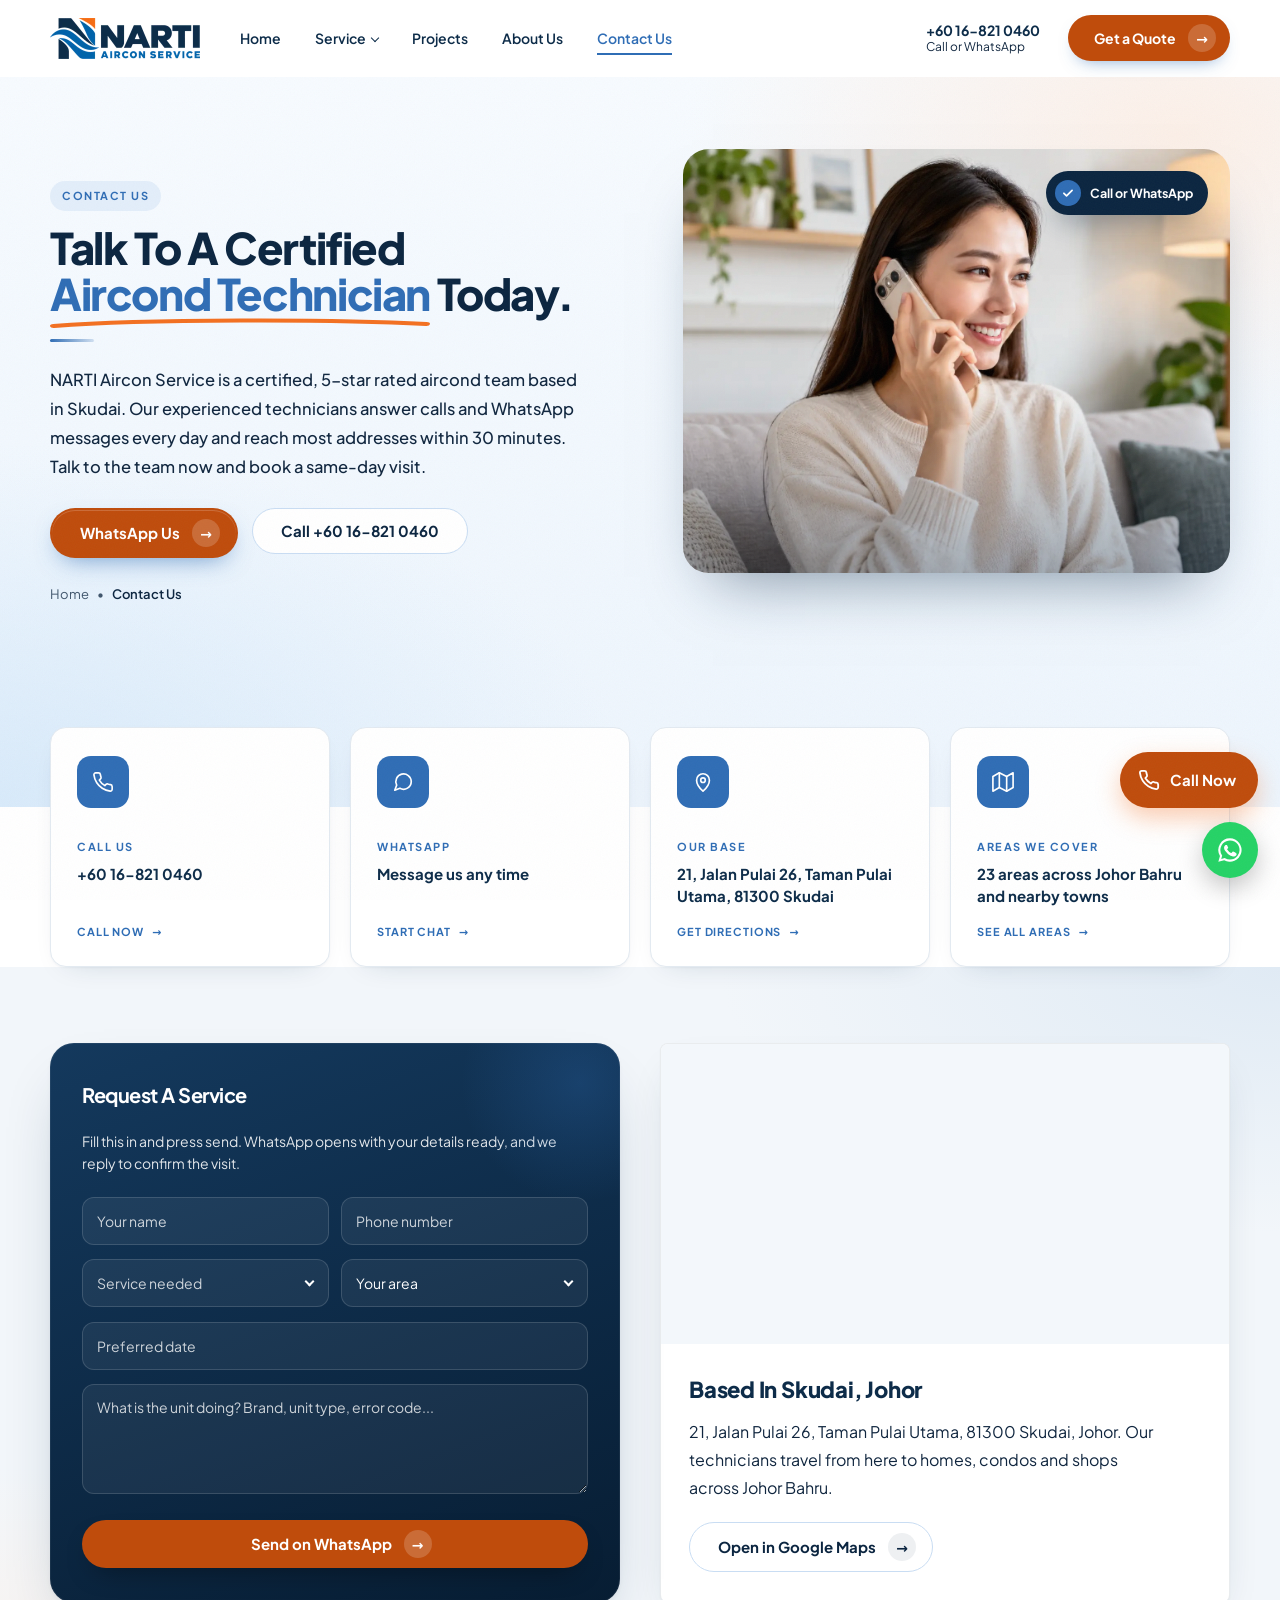
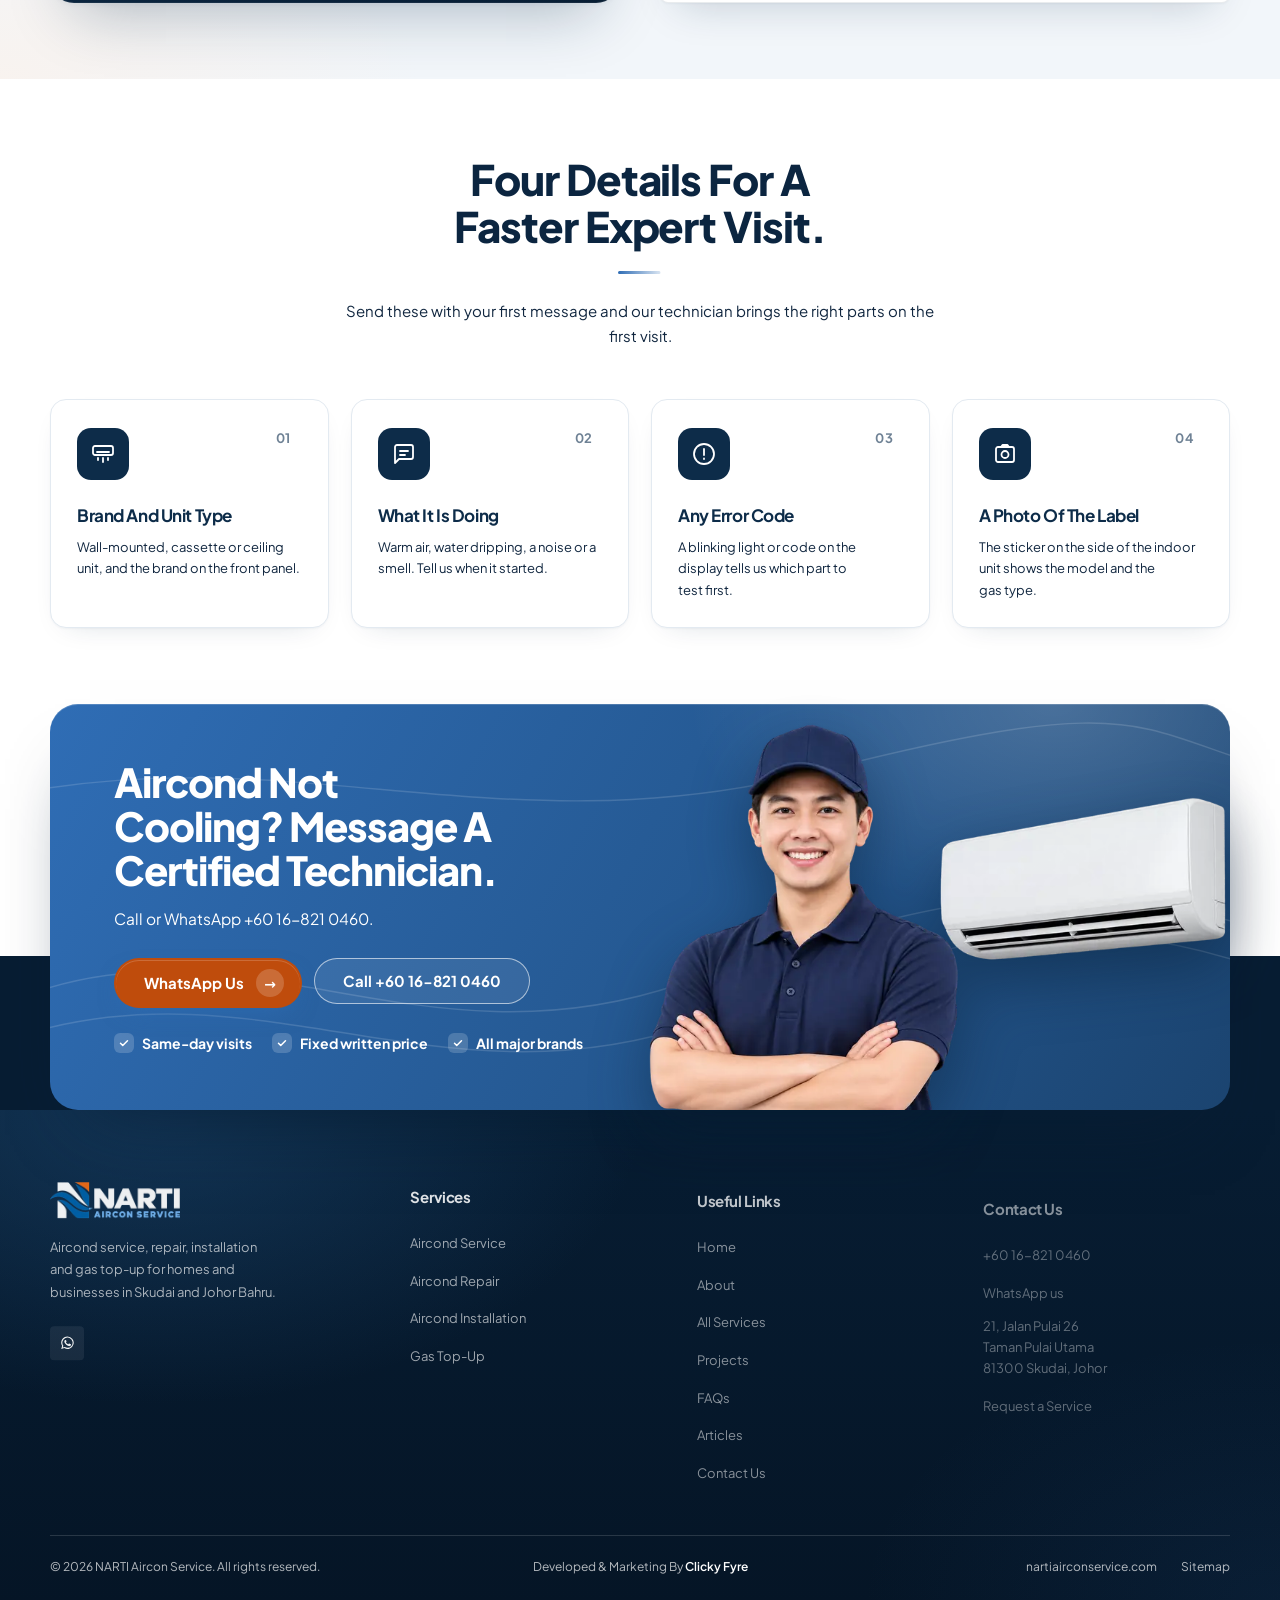
<file: contact-us/index.html>
<!DOCTYPE html>
<html lang="en">
<head>
  <!-- Google Tag Manager -->
  <script>(function(w,d,s,l,i){w[l]=w[l]||[];w[l].push({'gtm.start':
  new Date().getTime(),event:'gtm.js'});var f=d.getElementsByTagName(s)[0],
  j=d.createElement(s),dl=l!='dataLayer'?'&l='+l:'';j.async=true;j.src=
  'https://www.googletagmanager.com/gtm.js?id='+i+dl;f.parentNode.insertBefore(j,f);
  })(window,document,'script','dataLayer','GTM-KTSWL9JF');</script>
  <!-- End Google Tag Manager -->
  <meta charset="UTF-8">
  <meta name="viewport" content="width=device-width, initial-scale=1.0">
  <title>Contact NARTI Aircon Service | Skudai, Johor</title>
  <meta name="description" content="Call or WhatsApp NARTI Aircon Service on +60 16-821 0460. Based at Taman Pulai Utama, Skudai, serving Johor Bahru and nearby towns.">
  <link rel="canonical" href="https://nartiairconservice.com/contact-us/">
  <meta name="theme-color" content="#0d2c49">

  <meta property="og:type" content="website">
  <meta property="og:site_name" content="NARTI Aircon Service">
  <meta property="og:title" content="Contact NARTI Aircon Service | Skudai, Johor">
  <meta property="og:description" content="Call or WhatsApp NARTI Aircon Service on +60 16-821 0460. Based at Taman Pulai Utama, Skudai, serving Johor Bahru and nearby towns.">
  <meta property="og:url" content="https://nartiairconservice.com/contact-us/">
  <meta property="og:image" content="https://nartiairconservice.com/assets/images/process/step-1-tell-us.webp">

  <link rel="icon" type="image/png" href="/assets/images/brand/favicon.png">
  <link rel="apple-touch-icon" href="/assets/images/brand/favicon.png">

  <link rel="preload" href="/assets/fonts/plus-jakarta-sans-latin.woff2" as="font" type="font/woff2" crossorigin>

  <link rel="stylesheet" href="/assets/css/style.min.css?v=d55e8b62">

  <script type="application/ld+json">
{
  "@context": "https://schema.org",
  "@graph": [
    {
      "@type": "HVACBusiness",
      "@id": "https://nartiairconservice.com/#business",
      "name": "NARTI Aircon Service",
      "url": "https://nartiairconservice.com/",
      "logo": "https://nartiairconservice.com/assets/images/brand/logo.png",
      "image": "https://nartiairconservice.com/assets/images/hero/technician-with-gauges.webp",
      "telephone": "+60168210460",
      "address": {
        "@type": "PostalAddress",
        "streetAddress": "21, Jalan Pulai 26, Taman Pulai Utama",
        "addressLocality": "Skudai",
        "addressRegion": "Johor",
        "postalCode": "81300",
        "addressCountry": "MY"
      },
      "areaServed": [
        {
          "@type": "Place",
          "name": "Skudai, Johor"
        },
        {
          "@type": "Place",
          "name": "Johor Bahru, Johor"
        },
        {
          "@type": "Place",
          "name": "Iskandar Puteri, Johor"
        },
        {
          "@type": "Place",
          "name": "Pulai, Johor"
        },
        {
          "@type": "Place",
          "name": "Taman Nusa Sentral, Johor"
        },
        {
          "@type": "Place",
          "name": "Gelang Patah, Johor"
        },
        {
          "@type": "Place",
          "name": "Senai, Johor"
        },
        {
          "@type": "Place",
          "name": "Kulai, Johor"
        },
        {
          "@type": "Place",
          "name": "Tampoi, Johor"
        },
        {
          "@type": "Place",
          "name": "Larkin, Johor"
        },
        {
          "@type": "Place",
          "name": "Danga Bay, Johor"
        },
        {
          "@type": "Place",
          "name": "Tebrau, Johor"
        },
        {
          "@type": "Place",
          "name": "Johor Jaya, Johor"
        },
        {
          "@type": "Place",
          "name": "Bandar Dato Onn, Johor"
        },
        {
          "@type": "Place",
          "name": "Pandan City, Johor"
        },
        {
          "@type": "Place",
          "name": "Masai, Johor"
        },
        {
          "@type": "Place",
          "name": "Kota Masai, Johor"
        },
        {
          "@type": "Place",
          "name": "Pasir Gudang, Johor"
        },
        {
          "@type": "Place",
          "name": "Air Biru, Johor"
        },
        {
          "@type": "Place",
          "name": "Ulu Tiram, Johor"
        },
        {
          "@type": "Place",
          "name": "Forest City, Johor"
        },
        {
          "@type": "Place",
          "name": "Pontian, Johor"
        },
        {
          "@type": "Place",
          "name": "Pekan Nanas, Johor"
        }
      ]
    },
    {
      "@type": "ContactPage",
      "url": "https://nartiairconservice.com/contact-us/",
      "name": "Contact NARTI Aircon Service",
      "about": {
        "@id": "https://nartiairconservice.com/#business"
      }
    },
    {
      "@type": "BreadcrumbList",
      "itemListElement": [
        {
          "@type": "ListItem",
          "position": 1,
          "name": "Home",
          "item": "https://nartiairconservice.com/"
        },
        {
          "@type": "ListItem",
          "position": 2,
          "name": "Contact Us",
          "item": "https://nartiairconservice.com/contact-us/"
        }
      ]
    }
  ]
}
  </script>
</head>
<body>
  <a class="skip-link" href="#main">Skip to content</a>
  <!-- Google Tag Manager (noscript) -->
  <noscript><iframe src="https://www.googletagmanager.com/ns.html?id=GTM-KTSWL9JF"
  height="0" width="0" style="display:none;visibility:hidden"></iframe></noscript>
  <!-- End Google Tag Manager (noscript) -->

  <!-- ============ HEADER ============ -->
  <header class="header" id="top">
    <div class="container header__inner">
      <a href="/" class="header__logo" aria-label="NARTI Aircon Service home">
        <img src="/assets/images/brand/logo-300.webp" alt="NARTI Aircon Service" width="150" height="41">
      </a>

      <nav class="nav" id="nav" aria-label="Main navigation">
        <ul class="nav__list">
          <li><a href="/" class="nav__link">Home</a></li>
          <li class="nav__item--dropdown">
            <a href="/services/" class="nav__link" aria-haspopup="true">Service <span class="nav__caret" aria-hidden="true"></span></a>
            <ul class="dropdown">
              <li><a href="/aircond-service/">Aircond Service</a></li>
              <li><a href="/aircond-repair/">Aircond Repair</a></li>
              <li><a href="/aircond-installation/">Aircond Installation</a></li>
              <li><a href="/aircond-gas-top-up/">Gas Top-Up</a></li>
            </ul>
          </li>
          <li><a href="/projects/" class="nav__link">Projects</a></li>
          <li><a href="/about/" class="nav__link">About Us</a></li>
          <li><a href="/contact-us/" class="nav__link is-active">Contact Us</a></li>
        </ul>
        <a href="/#request" class="btn btn--primary nav__cta">Get a Quote <span class="btn__arrow">&rarr;</span></a>
      </nav>

      <div class="header__right">
        <a href="tel:+60168210460" class="header__phone">
          <strong>+60 16-821 0460</strong>
          <span>Call or WhatsApp</span>
        </a>
        <a href="/#request" class="btn btn--primary btn--sm">Get a Quote <span class="btn__arrow">&rarr;</span></a>
      </div>

      <button class="nav-toggle" id="navToggle" aria-label="Open menu" aria-expanded="false" aria-controls="nav">
        <span></span><span></span><span></span>
      </button>
    </div>
  </header>

  <main id="main">

    <!-- ============ CONTACT HERO ============ -->
    <section class="about-hero contact-hero about-hero--light">
      <div class="container about-hero__grid">
        <div class="about-hero__content">
          <p class="eyebrow">Contact Us</p>
          <h1 class="about-hero__title">Talk To A Certified <span class="ah-hl">Aircond Technician<svg viewBox="0 0 200 12" preserveAspectRatio="none" aria-hidden="true"><path d="M2 9 C 50 2, 150 2, 198 7"/></svg></span> Today.</h1>
          <span class="divider"></span>
          <p class="about-hero__text">NARTI Aircon Service is a certified, 5-star rated aircond team based in Skudai. Our experienced technicians answer calls and WhatsApp messages every day and reach most addresses within 30 minutes. Talk to the team now and book a same-day visit.</p>
          <div class="ratings ratings--dark">
            <div class="rating" data-review="google">
              <svg class="rating__logo" viewBox="0 0 48 48" aria-hidden="true"><path fill="#FFC107" d="M43.6 20.5H42V20H24v8h11.3C33.7 32.7 29.2 36 24 36c-6.6 0-12-5.4-12-12s5.4-12 12-12c3.1 0 5.8 1.2 7.9 3l5.7-5.7C34 6.1 29.3 4 24 4 13 4 4 13 4 24s9 20 20 20 20-9 20-20c0-1.3-.1-2.4-.4-3.5z"/><path fill="#FF3D00" d="M6.3 14.7l6.6 4.8C14.7 15.1 19 12 24 12c3.1 0 5.8 1.2 7.9 3l5.7-5.7C34 6.1 29.3 4 24 4 16.3 4 9.7 8.3 6.3 14.7z"/><path fill="#4CAF50" d="M24 44c5.2 0 9.9-2 13.4-5.2l-6.2-5.2A11.9 11.9 0 0 1 24 36c-5.2 0-9.6-3.3-11.3-7.9l-6.5 5C9.5 39.6 16.2 44 24 44z"/><path fill="#1976D2" d="M43.6 20.5H42V20H24v8h11.3a12 12 0 0 1-4.1 5.6l6.2 5.2C37 39.2 44 34 44 24c0-1.3-.1-2.4-.4-3.5z"/></svg>
              <span class="rating__body">
                <span class="rating__name">Google Reviews</span>
                <span class="rating__stars" aria-hidden="true"><span class="rating__stars-fill">&#9733;&#9733;&#9733;&#9733;&#9733;</span>&#9733;&#9733;&#9733;&#9733;&#9733;</span>
                <span class="rating__meta">Customer reviews</span>
              </span>
            </div>
            <div class="rating" data-review="trustpilot">
              <svg class="rating__logo" viewBox="0 0 24 24" aria-hidden="true"><path fill="#00b67a" d="M12 1.5l2.6 7.9H23l-6.8 4.9 2.6 7.9L12 17.3l-6.8 4.9 2.6-7.9L1 9.4h8.4z"/></svg>
              <span class="rating__body">
                <span class="rating__name">Trustpilot</span>
                <span class="rating__stars" aria-hidden="true"><span class="rating__stars-fill">&#9733;&#9733;&#9733;&#9733;&#9733;</span>&#9733;&#9733;&#9733;&#9733;&#9733;</span>
                <span class="rating__meta">Customer reviews</span>
              </span>
            </div>
          </div>
          <div class="hero__actions">
            <a href="https://wa.me/60168210460?text=Hi%20NARTI%2C%20I%20would%20like%20to%20book%20an%20aircond%20service." class="btn btn--primary" target="_blank" rel="noopener">WhatsApp Us <span class="btn__arrow">&rarr;</span></a>
            <a href="tel:+60168210460" class="btn btn--ghost">Call +60 16-821 0460</a>
          </div>
          <nav class="breadcrumb breadcrumb--dot breadcrumb--bottom" aria-label="Breadcrumb">
            <a href="/">Home</a><span aria-hidden="true">&bull;</span><span aria-current="page">Contact Us</span>
          </nav>
        </div>
        <div class="ah-visual">
          <div class="ah-photo"><img src="/assets/images/process/step-1-tell-us.webp" alt="Customer calling NARTI about her aircond" width="1200" height="800" srcset="/assets/images/process/step-1-tell-us-480.webp 480w, /assets/images/process/step-1-tell-us-800.webp 800w, /assets/images/process/step-1-tell-us.webp 1200w, /assets/images/process/step-1-tell-us-1536.webp 1536w" sizes="100vw" decoding="async"></div>
          <span class="ah-badge"><i><svg viewBox="0 0 24 24" aria-hidden="true"><path d="m5 12.5 4.5 4.5L19 7.5"/></svg></i>Call or WhatsApp</span>
          
        </div>
      </div>
    </section>

    <!-- ============ CONTACT CARDS ============ -->
    <section class="contact-cards-wrap" aria-label="Ways to reach NARTI">
      <div class="container contact-cards">
        <a class="contact-card" href="tel:+60168210460">
          <span class="contact-card__icon"><svg viewBox="0 0 24 24" aria-hidden="true"><path d="M22 16.9v3a2 2 0 0 1-2.2 2 19.8 19.8 0 0 1-8.6-3.1 19.5 19.5 0 0 1-6-6A19.8 19.8 0 0 1 2.1 4.2 2 2 0 0 1 4.1 2h3a2 2 0 0 1 2 1.7c.1 1 .4 1.9.7 2.8a2 2 0 0 1-.5 2.1L8 9.9a16 16 0 0 0 6 6l1.3-1.3a2 2 0 0 1 2.1-.4c.9.3 1.8.6 2.8.7a2 2 0 0 1 1.7 2z"/></svg></span>
          <span class="contact-card__label">Call Us</span>
          <strong class="contact-card__value">+60 16-821 0460</strong>
          <span class="link-more">Call Now <span>&rarr;</span></span>
        </a>
        <a class="contact-card" href="https://wa.me/60168210460?text=Hi%20NARTI%2C%20I%20would%20like%20to%20book%20an%20aircond%20service." target="_blank" rel="noopener">
          <span class="contact-card__icon"><svg viewBox="0 0 24 24" aria-hidden="true"><path d="M21 11.5a8.4 8.4 0 0 1-12.4 7.4L3 21l2.1-5.6A8.4 8.4 0 1 1 21 11.5z"/></svg></span>
          <span class="contact-card__label">WhatsApp</span>
          <strong class="contact-card__value">Message us any time</strong>
          <span class="link-more">Start Chat <span>&rarr;</span></span>
        </a>
        <a class="contact-card" href="https://www.google.com/maps/search/?api=1&query=21+Jalan+Pulai+26+Taman+Pulai+Utama+81300+Skudai+Johor" target="_blank" rel="noopener">
          <span class="contact-card__icon"><svg viewBox="0 0 24 24" aria-hidden="true"><path d="M12 22s7-6.2 7-12a7 7 0 0 0-14 0c0 5.8 7 12 7 12z"/><circle cx="12" cy="10" r="2.5"/></svg></span>
          <span class="contact-card__label">Our Base</span>
          <strong class="contact-card__value">21, Jalan Pulai 26, Taman Pulai Utama, 81300 Skudai</strong>
          <span class="link-more">Get Directions <span>&rarr;</span></span>
        </a>
        <a class="contact-card" href="/about/#areas">
          <span class="contact-card__icon"><svg viewBox="0 0 24 24" aria-hidden="true"><path d="M1 6v16l7-4 8 4 7-4V2l-7 4-8-4z"/><path d="M8 2v16M16 6v16"/></svg></span>
          <span class="contact-card__label">Areas We Cover</span>
          <strong class="contact-card__value">23 areas across Johor Bahru and nearby towns</strong>
          <span class="link-more">See All Areas <span>&rarr;</span></span>
        </a>
      </div>
    </section>

    <!-- ============ FORM + MAP ============ -->
    <section class="section contact-main tone-ice" id="request">
      <div class="container contact-main__grid">
        <form class="request-form contact-form" id="requestForm" novalidate>
          <h2 class="request-form__title">Request A Service</h2>
          <p class="contact-form__intro">Fill this in and press send. WhatsApp opens with your details ready, and we reply to confirm the visit.</p>
          <div class="contact-form__row">
            <div>
              <label class="sr-only" for="rf-name">Your name</label>
              <input class="field" id="rf-name" name="name" type="text" placeholder="Your name" autocomplete="name" required>
            </div>
            <div>
              <label class="sr-only" for="rf-phone">Phone number</label>
              <input class="field" id="rf-phone" name="phone" type="tel" placeholder="Phone number" autocomplete="tel" required>
            </div>
          </div>
          <div class="contact-form__row">
            <div class="field-select">
              <label class="sr-only" for="rf-service">Service needed</label>
              <select class="field" id="rf-service" name="service" required>
                <option value="" selected disabled>Service needed</option>
                <option>Aircond Service</option>
                <option>Aircond Repair</option>
                <option>Aircond Installation</option>
                <option>Gas Top-Up</option>
                <option>Not sure yet</option>
              </select>
            </div>
            <div class="field-select">
              <label class="sr-only" for="rf-area">Your area</label>
              <select class="field" id="rf-area" name="area">
                <option value="" selected disabled>Your area</option>
                <option>Skudai</option>
                <option>Johor Bahru</option>
                <option>Iskandar Puteri</option>
                <option>Pulai</option>
                <option>Taman Nusa Sentral</option>
                <option>Gelang Patah</option>
                <option>Senai</option>
                <option>Kulai</option>
                <option>Tampoi</option>
                <option>Larkin</option>
                <option>Danga Bay</option>
                <option>Tebrau</option>
                <option>Johor Jaya</option>
                <option>Bandar Dato Onn</option>
                <option>Pandan City</option>
                <option>Masai</option>
                <option>Kota Masai</option>
                <option>Pasir Gudang</option>
                <option>Air Biru</option>
                <option>Ulu Tiram</option>
                <option>Forest City</option>
                <option>Pontian</option>
                <option>Pekan Nanas</option>
                <option>Other area</option>
              </select>
            </div>
          </div>
          <label class="sr-only" for="rf-date">Preferred date</label>
          <input class="field" id="rf-date" name="date" type="text" placeholder="Preferred date" onfocus="this.type='date'" onblur="if(!this.value)this.type='text'">
          <label class="sr-only" for="rf-msg">What is the unit doing?</label>
          <textarea class="field field--area" id="rf-msg" name="message" rows="4" placeholder="What is the unit doing? Brand, unit type, error code..."></textarea>
          <button type="submit" class="btn btn--white btn--block">Send on WhatsApp <span class="btn__arrow">&rarr;</span></button>
          <p class="request-form__msg" id="formMsg" role="status" aria-live="polite"></p>
        </form>

        <div class="contact-map">
          <div class="contact-map__frame">
            <iframe src="https://www.google.com/maps?q=21%20Jalan%20Pulai%2026%2C%20Taman%20Pulai%20Utama%2C%2081300%20Skudai%2C%20Johor&output=embed" title="Map showing NARTI Aircon Service in Taman Pulai Utama, Skudai" loading="lazy" referrerpolicy="no-referrer-when-downgrade" allowfullscreen></iframe>
          </div>
          <div class="contact-map__info">
            <div>
              <p class="eyebrow">Find Us</p>
              <h2 class="contact-map__title">Based In Skudai, Johor</h2>
              <p class="text">21, Jalan Pulai 26, Taman Pulai Utama, 81300 Skudai, Johor. Our technicians travel from here to homes, condos and shops across Johor Bahru.</p>
            </div>
            <a href="https://www.google.com/maps/search/?api=1&query=21+Jalan+Pulai+26+Taman+Pulai+Utama+81300+Skudai+Johor" class="btn btn--outline" target="_blank" rel="noopener">Open in Google Maps <span class="btn__arrow">&rarr;</span></a>
          </div>
        </div>
      </div>
    </section>

    <!-- ============ WHAT TO SEND ============ -->
    <section class="section send-us tone-white">
      <div class="container">
        <div class="section-center">
          <p class="eyebrow">Before You Message</p>
          <h2 class="section-title">Four Details For A Faster Expert Visit.</h2>
          <span class="divider divider--center"></span>
          <p class="section-center__text">Send these with your first message and our technician brings the right parts on the first visit.</p>
        </div>
        <div class="send-us__grid">
          <article class="send-card">
            <span class="send-card__num">01</span>
            <svg class="send-card__icon" viewBox="0 0 24 24" aria-hidden="true"><rect x="2" y="4" width="20" height="9" rx="2"/><path d="M6 10h12M7 16v2M12 16v4M17 16v2"/></svg>
            <h3 class="send-card__title">Brand And Unit Type</h3>
            <p class="send-card__text">Wall-mounted, cassette or ceiling unit, and the brand on the front panel.</p>
          </article>
          <article class="send-card">
            <span class="send-card__num">02</span>
            <svg class="send-card__icon" viewBox="0 0 24 24" aria-hidden="true"><path d="M21 15a2 2 0 0 1-2 2H7l-4 4V5a2 2 0 0 1 2-2h14a2 2 0 0 1 2 2z"/><path d="M8 9h8M8 13h5"/></svg>
            <h3 class="send-card__title">What It Is Doing</h3>
            <p class="send-card__text">Warm air, water dripping, a noise or a smell. Tell us when it started.</p>
          </article>
          <article class="send-card">
            <span class="send-card__num">03</span>
            <svg class="send-card__icon" viewBox="0 0 24 24" aria-hidden="true"><circle cx="12" cy="12" r="10"/><path d="M12 7v6M12 16.5v.5"/></svg>
            <h3 class="send-card__title">Any Error Code</h3>
            <p class="send-card__text">A blinking light or code on the display tells us which part to test first.</p>
          </article>
          <article class="send-card">
            <span class="send-card__num">04</span>
            <svg class="send-card__icon" viewBox="0 0 24 24" aria-hidden="true"><rect x="3" y="5" width="18" height="15" rx="2"/><circle cx="12" cy="12.5" r="3.5"/><path d="M8 5l1.5-2h5L16 5"/></svg>
            <h3 class="send-card__title">A Photo Of The Label</h3>
            <p class="send-card__text">The sticker on the side of the indoor unit shows the model and the gas type.</p>
          </article>
        </div>
      </div>
    </section>

    <!-- ============ CTA ============ -->
    <section class="cta cta--card">
      <div class="container">
        <div class="cta-card">
          <div class="cta-card__bg" aria-hidden="true">
            <svg viewBox="0 0 1200 420" preserveAspectRatio="none"><path d="M-20 300 C 200 220, 380 380, 640 290 S 1020 170, 1220 230"/><path d="M-20 340 C 220 270, 400 420, 660 330 S 1040 210, 1220 270"/><path d="M-20 90 C 260 40, 470 150, 780 70 S 1100 20, 1220 60"/></svg>
          </div>
          <div class="cta-card__content">
            <h2 class="cta__title">Aircond Not Cooling? Message A Certified Technician.</h2>
            <p class="cta__text">Call or WhatsApp +60 16-821 0460.</p>
            <div class="cta-card__actions">
              <a href="https://wa.me/60168210460?text=Hi%20NARTI%2C%20I%20would%20like%20to%20book%20an%20aircond%20service." class="btn btn--primary" target="_blank" rel="noopener">WhatsApp Us <span class="btn__arrow">&rarr;</span></a>
              <a href="tel:+60168210460" class="btn btn--ghost">Call +60 16-821 0460</a>
            </div>
            <ul class="cta-card__points"><li><svg viewBox="0 0 24 24" aria-hidden="true"><path d="m5 12.5 4.5 4.5L19 7.5"/></svg>Same-day visits</li><li><svg viewBox="0 0 24 24" aria-hidden="true"><path d="m5 12.5 4.5 4.5L19 7.5"/></svg>Fixed written price</li><li><svg viewBox="0 0 24 24" aria-hidden="true"><path d="m5 12.5 4.5 4.5L19 7.5"/></svg>All major brands</li></ul>
          </div>
          <div class="cta-card__media" aria-hidden="true">
            <img src="/assets/images/cta/technician-arms-crossed-800.webp" alt="" loading="lazy" width="1200" height="800">
          </div>
        </div>
      </div>
    </section>

  </main>

  <!-- ============ FOOTER ============ -->
  <footer class="footer" id="footer">
    <div class="container footer__grid">
      <div class="footer__brand">
        <img src="/assets/images/brand/logo-white-300.webp" alt="NARTI Aircon Service" width="150" height="41">
        <p>Aircond service, repair, installation<br>and gas top-up for homes and<br>businesses in Skudai and Johor Bahru.</p>
        <div class="socials">
          <a href="https://wa.me/60168210460?text=Hi%20NARTI%2C%20I%20would%20like%20to%20book%20an%20aircond%20service." aria-label="WhatsApp" target="_blank" rel="noopener"><svg viewBox="0 0 24 24"><path d="M12 2a10 10 0 0 0-8.6 15.1L2 22l5-1.3A10 10 0 1 0 12 2zm0 18.2a8.2 8.2 0 0 1-4.2-1.1l-.3-.2-3 .8.8-2.9-.2-.3A8.2 8.2 0 1 1 12 20.2zm4.5-6.1c-.2-.1-1.5-.7-1.7-.8-.2-.1-.4-.1-.6.1l-.8 1c-.1.2-.3.2-.5.1a6.7 6.7 0 0 1-3.3-2.9c-.3-.4.3-.4.8-1.3.1-.2 0-.3 0-.4l-.8-1.8c-.2-.5-.4-.4-.6-.4h-.5a1 1 0 0 0-.7.3 3 3 0 0 0-.9 2.2 5.2 5.2 0 0 0 1.1 2.7 11.8 11.8 0 0 0 4.5 4c1.7.7 2.3.8 3.2.6a2.7 2.7 0 0 0 1.8-1.2 2.2 2.2 0 0 0 .1-1.3c0-.1-.2-.2-.4-.3z"/></svg></a>
        </div>
      </div>

      <div class="footer__col">
        <h3>Services</h3>
        <ul>
          <li><a href="/aircond-service/">Aircond Service</a></li>
          <li><a href="/aircond-repair/">Aircond Repair</a></li>
          <li><a href="/aircond-installation/">Aircond Installation</a></li>
          <li><a href="/aircond-gas-top-up/">Gas Top-Up</a></li>
        </ul>
      </div>

      <div class="footer__col">
        <h3>Useful Links</h3>
        <ul>
          <li><a href="/">Home</a></li>
          <li><a href="/about/">About</a></li>
          <li><a href="/services/">All Services</a></li>
          <li><a href="/projects/">Projects</a></li>
          <li><a href="/#faqs">FAQs</a></li>
          <li><a href="/#articles">Articles</a></li>
          <li><a href="/contact-us/">Contact Us</a></li>
        </ul>
      </div>

      <div class="footer__col">
        <h3>Contact Us</h3>
        <ul class="footer__contact">
          <li><a href="tel:+60168210460">+60 16-821 0460</a></li>
          <li><a href="https://wa.me/60168210460?text=Hi%20NARTI%2C%20I%20would%20like%20to%20book%20an%20aircond%20service." target="_blank" rel="noopener">WhatsApp us</a></li>
          <li><a href="https://www.google.com/maps/search/?api=1&query=21+Jalan+Pulai+26+Taman+Pulai+Utama+81300+Skudai+Johor" target="_blank" rel="noopener">21, Jalan Pulai 26<br>Taman Pulai Utama<br>81300 Skudai, Johor</a></li>
          <li><a href="/#request">Request a Service</a></li>
        </ul>
      </div>
    </div>

    <div class="container footer__bottom">
      <p>&copy; <span id="year">2026</span> NARTI Aircon Service. All rights reserved.</p>
      <p class="footer__credit">Developed &amp; Marketing By <a href="http://clickyfyre.com/" target="_blank" rel="noopener">Clicky Fyre</a></p>
      <ul>
        <li><a href="/">nartiairconservice.com</a></li>
        <li><a href="/sitemap.xml">Sitemap</a></li>
      </ul>
    </div>
  </footer>

  <a href="tel:+60168210460" class="call-float" aria-label="Call NARTI now on +60 16-821 0460">
    <svg viewBox="0 0 24 24" aria-hidden="true"><path d="M22 16.9v3a2 2 0 0 1-2.2 2 19.8 19.8 0 0 1-8.6-3.1 19.5 19.5 0 0 1-6-6A19.8 19.8 0 0 1 2.1 4.2 2 2 0 0 1 4.1 2h3a2 2 0 0 1 2 1.7c.1 1 .4 1.9.7 2.8a2 2 0 0 1-.5 2.1L8 9.9a16 16 0 0 0 6 6l1.3-1.3a2 2 0 0 1 2.1-.4c.9.3 1.8.6 2.8.7a2 2 0 0 1 1.7 2z"/></svg>
    <span class="call-float__label">Call Now</span>
  </a>

  <a href="https://wa.me/60168210460?text=Hi%20NARTI%2C%20I%20would%20like%20to%20book%20an%20aircond%20service." class="wa-float" target="_blank" rel="noopener" aria-label="Chat with NARTI on WhatsApp">
    <svg viewBox="0 0 24 24" aria-hidden="true"><path d="M12 2a10 10 0 0 0-8.6 15.1L2 22l5-1.3A10 10 0 1 0 12 2zm0 18.2a8.2 8.2 0 0 1-4.2-1.1l-.3-.2-3 .8.8-2.9-.2-.3A8.2 8.2 0 1 1 12 20.2zm4.5-6.1c-.2-.1-1.5-.7-1.7-.8-.2-.1-.4-.1-.6.1l-.8 1c-.1.2-.3.2-.5.1a6.7 6.7 0 0 1-3.3-2.9c-.3-.4.3-.4.8-1.3.1-.2 0-.3 0-.4l-.8-1.8c-.2-.5-.4-.4-.6-.4h-.5a1 1 0 0 0-.7.3 3 3 0 0 0-.9 2.2 5.2 5.2 0 0 0 1.1 2.7 11.8 11.8 0 0 0 4.5 4c1.7.7 2.3.8 3.2.6a2.7 2.7 0 0 0 1.8-1.2 2.2 2.2 0 0 0 .1-1.3c0-.1-.2-.2-.4-.3z"/></svg>
  </a>

  <script src="/assets/js/vendor/gsap.min.js?v=3.13.0" defer></script>
  <script src="/assets/js/vendor/ScrollTrigger.min.js?v=3.13.0" defer></script>
  <script src="/assets/js/reviews.js?v=065417a0" defer></script>
  <script src="/assets/js/main.js?v=835a7bea" defer></script>
  <script src="/assets/js/motion.js?v=25cc5ae0" defer></script>
</body>
</html>
</file>
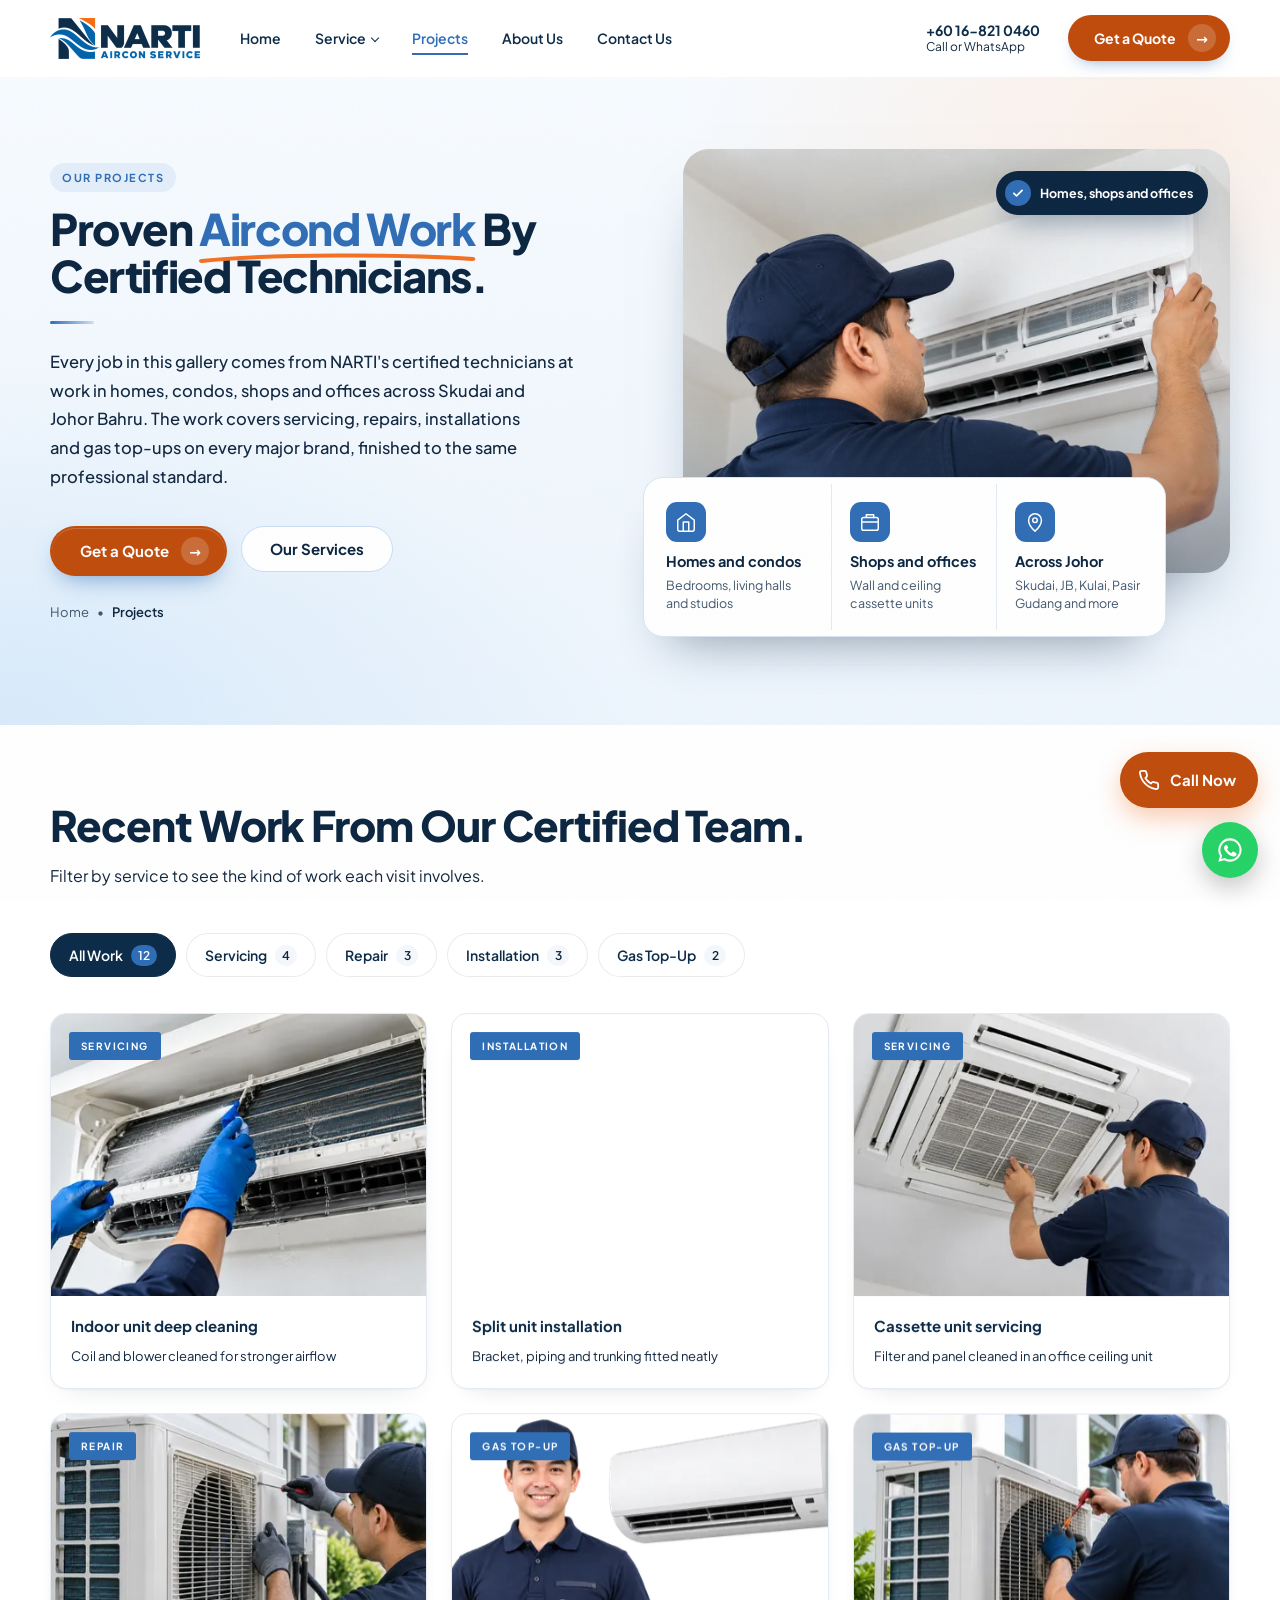
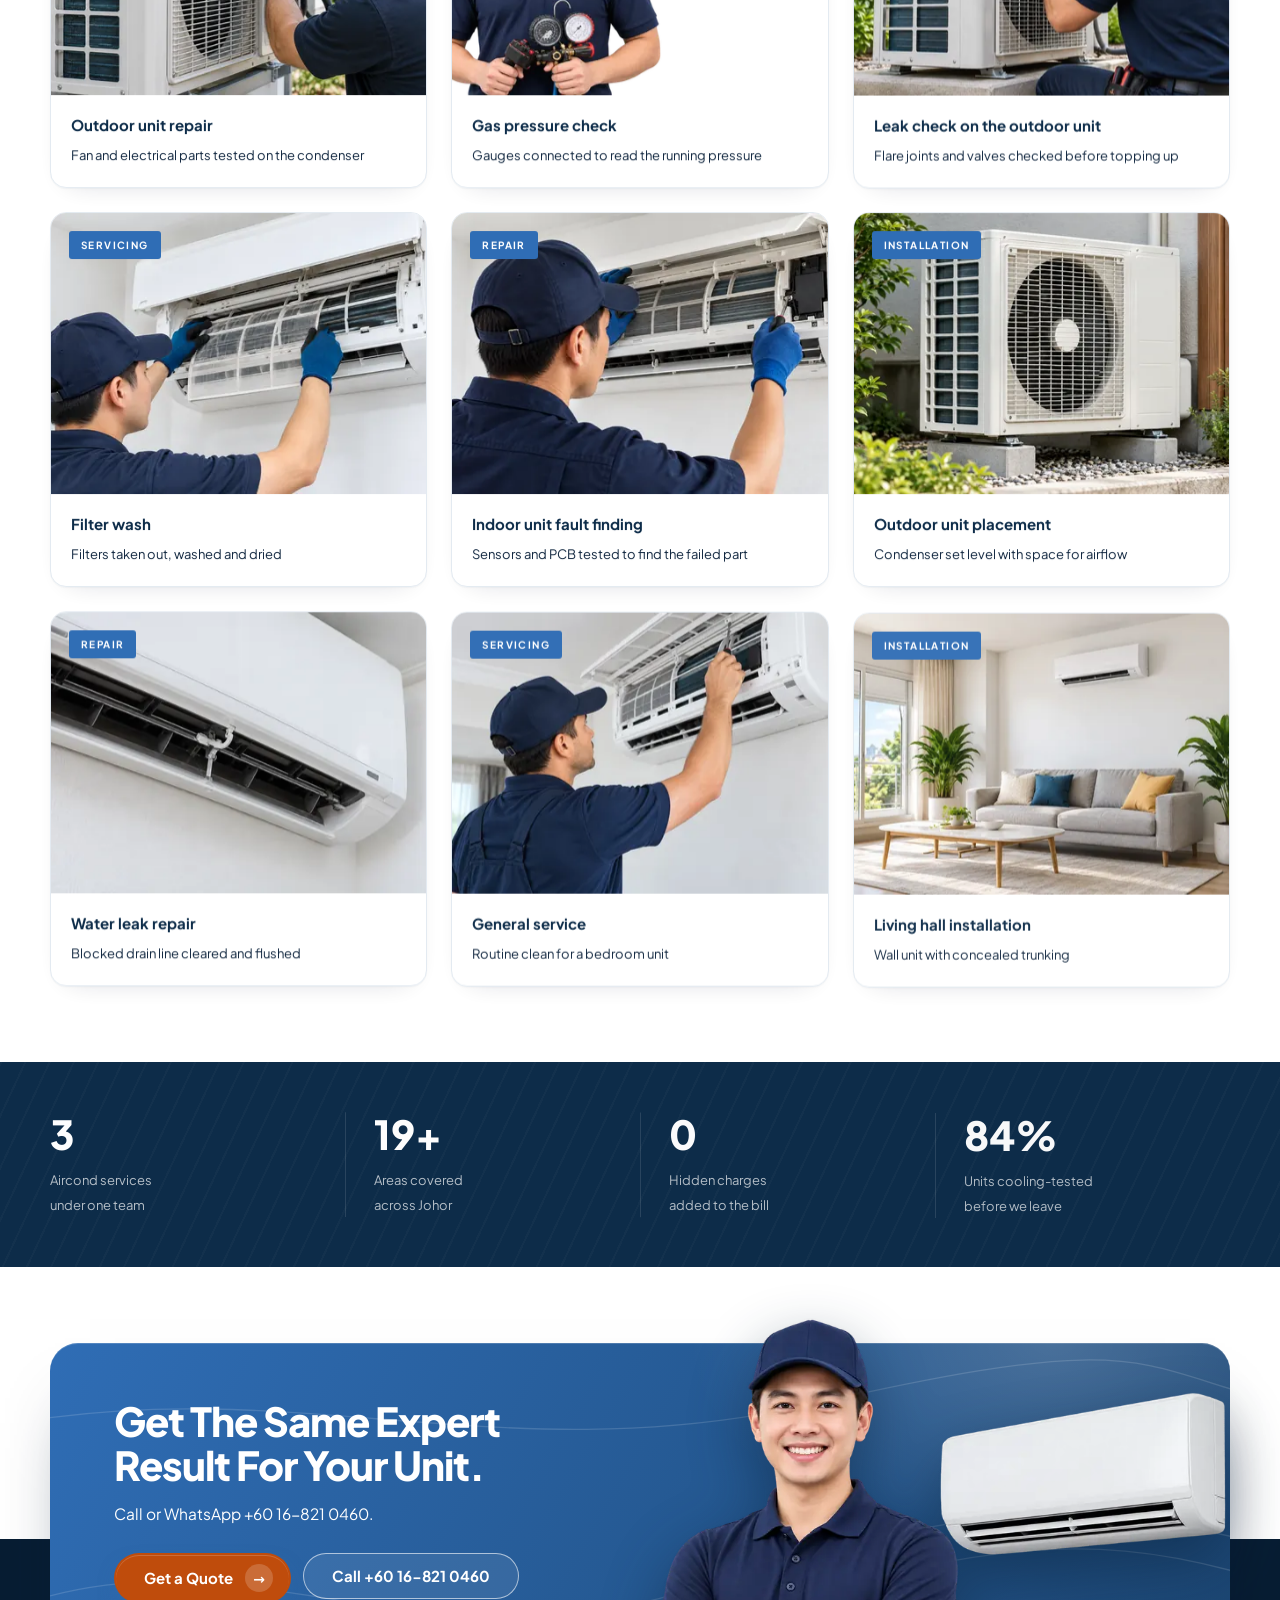
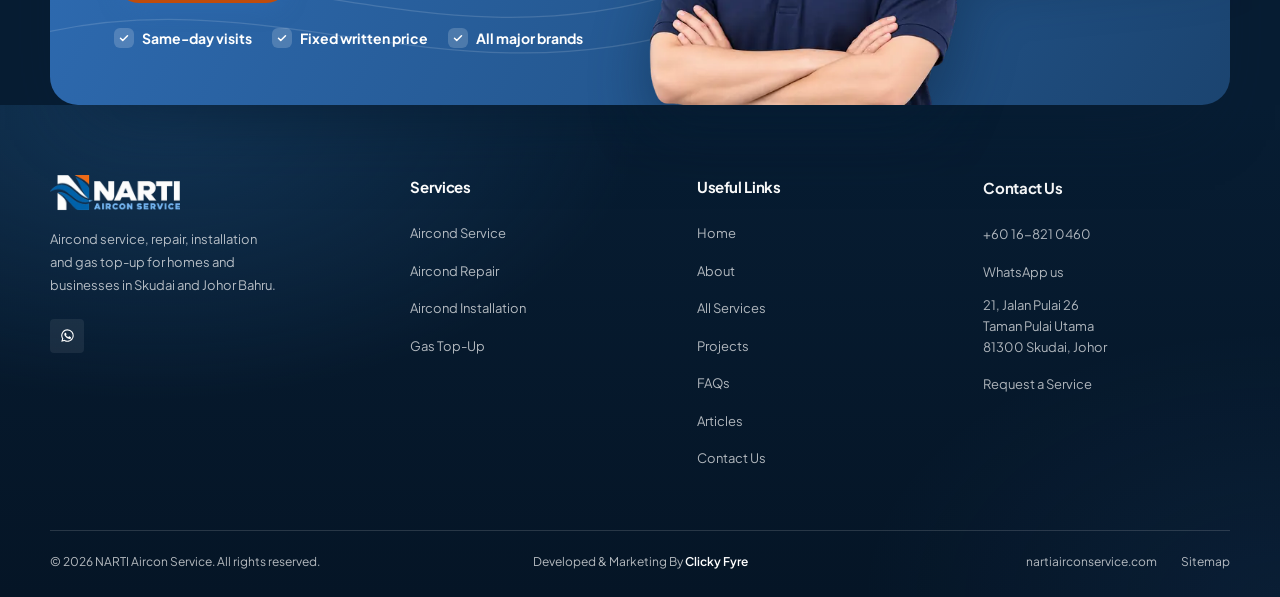
<file: projects/index.html>
<!DOCTYPE html>
<html lang="en">
<head>
  <!-- Google Tag Manager -->
  <script>(function(w,d,s,l,i){w[l]=w[l]||[];w[l].push({'gtm.start':
  new Date().getTime(),event:'gtm.js'});var f=d.getElementsByTagName(s)[0],
  j=d.createElement(s),dl=l!='dataLayer'?'&l='+l:'';j.async=true;j.src=
  'https://www.googletagmanager.com/gtm.js?id='+i+dl;f.parentNode.insertBefore(j,f);
  })(window,document,'script','dataLayer','GTM-KTSWL9JF');</script>
  <!-- End Google Tag Manager -->
  <meta charset="UTF-8">
  <meta name="viewport" content="width=device-width, initial-scale=1.0">
  <title>Aircond Projects in Skudai &amp; Johor Bahru | NARTI</title>
  <meta name="description" content="See NARTI aircond servicing, repair, installation and gas top-up work in homes, condos and offices around Skudai and Johor Bahru.">
  <link rel="canonical" href="https://nartiairconservice.com/projects/">
  <meta name="theme-color" content="#0d2c49">

  <meta property="og:type" content="website">
  <meta property="og:site_name" content="NARTI Aircon Service">
  <meta property="og:title" content="Aircond Projects in Skudai &amp; Johor Bahru | NARTI">
  <meta property="og:description" content="See NARTI aircond servicing, repair, installation and gas top-up work in homes, condos and offices around Skudai and Johor Bahru.">
  <meta property="og:url" content="https://nartiairconservice.com/projects/">
  <meta property="og:image" content="https://nartiairconservice.com/assets/images/projects/split-unit-installation.webp">

  <link rel="icon" type="image/png" href="/assets/images/brand/favicon.png">
  <link rel="apple-touch-icon" href="/assets/images/brand/favicon.png">

  <link rel="preload" href="/assets/fonts/plus-jakarta-sans-latin.woff2" as="font" type="font/woff2" crossorigin>

  <link rel="stylesheet" href="/assets/css/style.min.css?v=d55e8b62">

  <script type="application/ld+json">
{
  "@context": "https://schema.org",
  "@graph": [
    {
      "@type": "HVACBusiness",
      "@id": "https://nartiairconservice.com/#business",
      "name": "NARTI Aircon Service",
      "url": "https://nartiairconservice.com/",
      "logo": "https://nartiairconservice.com/assets/images/brand/logo.png",
      "image": "https://nartiairconservice.com/assets/images/hero/technician-with-gauges.webp",
      "telephone": "+60168210460",
      "address": {
        "@type": "PostalAddress",
        "streetAddress": "21, Jalan Pulai 26, Taman Pulai Utama",
        "addressLocality": "Skudai",
        "addressRegion": "Johor",
        "postalCode": "81300",
        "addressCountry": "MY"
      },
      "areaServed": [
        {
          "@type": "Place",
          "name": "Skudai, Johor"
        },
        {
          "@type": "Place",
          "name": "Johor Bahru, Johor"
        },
        {
          "@type": "Place",
          "name": "Iskandar Puteri, Johor"
        },
        {
          "@type": "Place",
          "name": "Pulai, Johor"
        },
        {
          "@type": "Place",
          "name": "Taman Nusa Sentral, Johor"
        },
        {
          "@type": "Place",
          "name": "Gelang Patah, Johor"
        },
        {
          "@type": "Place",
          "name": "Senai, Johor"
        },
        {
          "@type": "Place",
          "name": "Kulai, Johor"
        },
        {
          "@type": "Place",
          "name": "Tampoi, Johor"
        },
        {
          "@type": "Place",
          "name": "Larkin, Johor"
        },
        {
          "@type": "Place",
          "name": "Danga Bay, Johor"
        },
        {
          "@type": "Place",
          "name": "Tebrau, Johor"
        },
        {
          "@type": "Place",
          "name": "Johor Jaya, Johor"
        },
        {
          "@type": "Place",
          "name": "Bandar Dato Onn, Johor"
        },
        {
          "@type": "Place",
          "name": "Pandan City, Johor"
        },
        {
          "@type": "Place",
          "name": "Masai, Johor"
        },
        {
          "@type": "Place",
          "name": "Kota Masai, Johor"
        },
        {
          "@type": "Place",
          "name": "Pasir Gudang, Johor"
        },
        {
          "@type": "Place",
          "name": "Air Biru, Johor"
        },
        {
          "@type": "Place",
          "name": "Ulu Tiram, Johor"
        },
        {
          "@type": "Place",
          "name": "Forest City, Johor"
        },
        {
          "@type": "Place",
          "name": "Pontian, Johor"
        },
        {
          "@type": "Place",
          "name": "Pekan Nanas, Johor"
        }
      ]
    },
    {
      "@type": "CollectionPage",
      "url": "https://nartiairconservice.com/projects/",
      "name": "NARTI Aircon Service projects"
    },
    {
      "@type": "BreadcrumbList",
      "itemListElement": [
        {
          "@type": "ListItem",
          "position": 1,
          "name": "Home",
          "item": "https://nartiairconservice.com/"
        },
        {
          "@type": "ListItem",
          "position": 2,
          "name": "Projects",
          "item": "https://nartiairconservice.com/projects/"
        }
      ]
    }
  ]
}
  </script>
</head>
<body>
  <a class="skip-link" href="#main">Skip to content</a>
  <!-- Google Tag Manager (noscript) -->
  <noscript><iframe src="https://www.googletagmanager.com/ns.html?id=GTM-KTSWL9JF"
  height="0" width="0" style="display:none;visibility:hidden"></iframe></noscript>
  <!-- End Google Tag Manager (noscript) -->

  <!-- ============ HEADER ============ -->
  <header class="header" id="top">
    <div class="container header__inner">
      <a href="/" class="header__logo" aria-label="NARTI Aircon Service home">
        <img src="/assets/images/brand/logo-300.webp" alt="NARTI Aircon Service" width="150" height="41">
      </a>

      <nav class="nav" id="nav" aria-label="Main navigation">
        <ul class="nav__list">
          <li><a href="/" class="nav__link">Home</a></li>
          <li class="nav__item--dropdown">
            <a href="/services/" class="nav__link" aria-haspopup="true">Service <span class="nav__caret" aria-hidden="true"></span></a>
            <ul class="dropdown">
              <li><a href="/aircond-service/">Aircond Service</a></li>
              <li><a href="/aircond-repair/">Aircond Repair</a></li>
              <li><a href="/aircond-installation/">Aircond Installation</a></li>
              <li><a href="/aircond-gas-top-up/">Gas Top-Up</a></li>
            </ul>
          </li>
          <li><a href="/projects/" class="nav__link is-active">Projects</a></li>
          <li><a href="/about/" class="nav__link">About Us</a></li>
          <li><a href="/contact-us/" class="nav__link">Contact Us</a></li>
        </ul>
        <a href="/#request" class="btn btn--primary nav__cta">Get a Quote <span class="btn__arrow">&rarr;</span></a>
      </nav>

      <div class="header__right">
        <a href="tel:+60168210460" class="header__phone">
          <strong>+60 16-821 0460</strong>
          <span>Call or WhatsApp</span>
        </a>
        <a href="/#request" class="btn btn--primary btn--sm">Get a Quote <span class="btn__arrow">&rarr;</span></a>
      </div>

      <button class="nav-toggle" id="navToggle" aria-label="Open menu" aria-expanded="false" aria-controls="nav">
        <span></span><span></span><span></span>
      </button>
    </div>
  </header>

  <main id="main">

    <section class="about-hero about-hero--light">
      <div class="container about-hero__grid">
        <div class="about-hero__content">
          <p class="eyebrow">Our Projects</p>
          <h1 class="about-hero__title">Proven <span class="ah-hl">Aircond Work<svg viewBox="0 0 200 12" preserveAspectRatio="none" aria-hidden="true"><path d="M2 9 C 50 2, 150 2, 198 7"/></svg></span> By Certified Technicians.</h1>
          <span class="divider"></span>
          <p class="about-hero__text">Every job in this gallery comes from NARTI's certified technicians at work in homes, condos, shops and offices across Skudai and Johor Bahru. The work covers servicing, repairs, installations and gas top-ups on every major brand, finished to the same professional standard.</p>
          <div class="hero__actions">
            <a href="https://wa.me/60168210460?text=Hi%20NARTI%2C%20I%20saw%20your%20projects%20and%20would%20like%20a%20quote." class="btn btn--primary" target="_blank" rel="noopener">Get a Quote <span class="btn__arrow">&rarr;</span></a>
            <a href="/services/" class="btn btn--ghost">Our Services</a>
          </div>
          <nav class="breadcrumb breadcrumb--dot breadcrumb--bottom" aria-label="Breadcrumb">
            <a href="/">Home</a><span aria-hidden="true">&bull;</span><span aria-current="page">Projects</span>
          </nav>
        </div>
        <div class="ah-visual">
          <div class="ah-photo"><img src="/assets/images/projects/split-unit-installation.webp" alt="NARTI technician fitting a split unit aircond" width="1200" height="800" srcset="/assets/images/projects/split-unit-installation-480.webp 480w, /assets/images/projects/split-unit-installation-800.webp 800w, /assets/images/projects/split-unit-installation.webp 1200w, /assets/images/projects/split-unit-installation-1536.webp 1536w" sizes="100vw" decoding="async"></div>
          <span class="ah-badge"><i><svg viewBox="0 0 24 24" aria-hidden="true"><path d="m5 12.5 4.5 4.5L19 7.5"/></svg></i>Homes, shops and offices</span>
          <ul class="about-facts">
          <li>
            <svg viewBox="0 0 24 24" aria-hidden="true"><path d="m3 10 9-7 9 7v10a2 2 0 0 1-2 2H5a2 2 0 0 1-2-2z"/><path d="M9 22V12h6v10"/></svg>
            <span><strong>Homes and condos</strong><span>Bedrooms, living halls and studios</span></span>
          </li>
          <li>
            <svg viewBox="0 0 24 24" aria-hidden="true"><rect x="3" y="7" width="18" height="14" rx="2"/><path d="M8 7V4h8v3M3 12h18"/></svg>
            <span><strong>Shops and offices</strong><span>Wall and ceiling cassette units</span></span>
          </li>
          <li>
            <svg viewBox="0 0 24 24" aria-hidden="true"><path d="M12 22s7-6.2 7-12a7 7 0 0 0-14 0c0 5.8 7 12 7 12z"/><circle cx="12" cy="10" r="2.5"/></svg>
            <span><strong>Across Johor</strong><span>Skudai, JB, Kulai, Pasir Gudang and more</span></span>
          </li>
        </ul>
        </div>
      </div>
    </section>

    <section class="section projects tone-white">
      <div class="container">
        <div class="section-head">
          <div>
            <p class="eyebrow">Our Work</p>
            <h2 class="section-title">Recent Work From Our Certified Team.</h2>
          </div>
          <p class="section-head__text">Filter by service to see the kind of work each visit involves.</p>
        </div>
        <div class="filters" role="group" aria-label="Filter projects by service">
          <button type="button" class="filter-btn is-active" data-filter="all" aria-pressed="true">All Work <span>12</span></button>
          <button type="button" class="filter-btn" data-filter="servicing" aria-pressed="false">Servicing <span>4</span></button>
          <button type="button" class="filter-btn" data-filter="repair" aria-pressed="false">Repair <span>3</span></button>
          <button type="button" class="filter-btn" data-filter="installation" aria-pressed="false">Installation <span>3</span></button>
          <button type="button" class="filter-btn" data-filter="gas" aria-pressed="false">Gas Top-Up <span>2</span></button>
        </div>
        <div class="projects__grid" id="projectGrid">
          <figure class="project-card" data-cat="servicing">
            <div class="project-card__media">
              <img src="/assets/images/projects/indoor-unit-deep-cleaning.webp" alt="Indoor coil being cleaned with a water jet" loading="lazy" width="1200" height="800" srcset="/assets/images/projects/indoor-unit-deep-cleaning-480.webp 480w, /assets/images/projects/indoor-unit-deep-cleaning-800.webp 800w, /assets/images/projects/indoor-unit-deep-cleaning.webp 1200w, /assets/images/projects/indoor-unit-deep-cleaning-1536.webp 1536w" sizes="(max-width: 640px) calc(100vw - 32px), (max-width: 991px) 46vw, 370px" decoding="async">
              <span class="work-tile__tag">Servicing</span>
            </div>
            <figcaption class="project-card__body">
              <strong>Indoor unit deep cleaning</strong>
              <span>Coil and blower cleaned for stronger airflow</span>
            </figcaption>
          </figure>
          <figure class="project-card" data-cat="installation">
            <div class="project-card__media">
              <img src="/assets/images/projects/split-unit-installation.webp" alt="New wall-mounted split unit being fitted" loading="lazy" width="1200" height="800" srcset="/assets/images/projects/split-unit-installation-480.webp 480w, /assets/images/projects/split-unit-installation-800.webp 800w, /assets/images/projects/split-unit-installation.webp 1200w, /assets/images/projects/split-unit-installation-1536.webp 1536w" sizes="(max-width: 640px) calc(100vw - 32px), (max-width: 991px) 46vw, 370px" decoding="async">
              <span class="work-tile__tag">Installation</span>
            </div>
            <figcaption class="project-card__body">
              <strong>Split unit installation</strong>
              <span>Bracket, piping and trunking fitted neatly</span>
            </figcaption>
          </figure>
          <figure class="project-card" data-cat="servicing">
            <div class="project-card__media">
              <img src="/assets/images/projects/cassette-unit-servicing.webp" alt="Technician servicing a ceiling cassette unit" loading="lazy" width="1200" height="800" srcset="/assets/images/projects/cassette-unit-servicing-480.webp 480w, /assets/images/projects/cassette-unit-servicing-800.webp 800w, /assets/images/projects/cassette-unit-servicing.webp 1200w, /assets/images/projects/cassette-unit-servicing-1536.webp 1536w" sizes="(max-width: 640px) calc(100vw - 32px), (max-width: 991px) 46vw, 370px" decoding="async">
              <span class="work-tile__tag">Servicing</span>
            </div>
            <figcaption class="project-card__body">
              <strong>Cassette unit servicing</strong>
              <span>Filter and panel cleaned in an office ceiling unit</span>
            </figcaption>
          </figure>
          <figure class="project-card" data-cat="repair">
            <div class="project-card__media">
              <img src="/assets/images/about/outdoor-unit-repair.webp" alt="Technician repairing an outdoor unit" loading="lazy" width="1200" height="800" srcset="/assets/images/about/outdoor-unit-repair-480.webp 480w, /assets/images/about/outdoor-unit-repair-800.webp 800w, /assets/images/about/outdoor-unit-repair.webp 1200w, /assets/images/about/outdoor-unit-repair-1536.webp 1536w" sizes="(max-width: 640px) calc(100vw - 32px), (max-width: 991px) 46vw, 370px" decoding="async">
              <span class="work-tile__tag">Repair</span>
            </div>
            <figcaption class="project-card__body">
              <strong>Outdoor unit repair</strong>
              <span>Fan and electrical parts tested on the condenser</span>
            </figcaption>
          </figure>
          <figure class="project-card" data-cat="gas">
            <div class="project-card__media">
              <img src="/assets/images/hero/technician-with-gauges.webp" alt="Technician holding a refrigerant gauge set" loading="lazy" width="1200" height="800" srcset="/assets/images/hero/technician-with-gauges-480.webp 480w, /assets/images/hero/technician-with-gauges-800.webp 800w, /assets/images/hero/technician-with-gauges.webp 1200w, /assets/images/hero/technician-with-gauges-1536.webp 1536w" sizes="(max-width: 640px) calc(100vw - 32px), (max-width: 991px) 46vw, 370px" decoding="async">
              <span class="work-tile__tag">Gas Top-Up</span>
            </div>
            <figcaption class="project-card__body">
              <strong>Gas pressure check</strong>
              <span>Gauges connected to read the running pressure</span>
            </figcaption>
          </figure>
          <figure class="project-card" data-cat="gas">
            <div class="project-card__media">
              <img src="/assets/images/why-us/outdoor-unit-inspection.webp" alt="Technician inspecting an outdoor unit" loading="lazy" width="1200" height="800" srcset="/assets/images/why-us/outdoor-unit-inspection-480.webp 480w, /assets/images/why-us/outdoor-unit-inspection-800.webp 800w, /assets/images/why-us/outdoor-unit-inspection.webp 1200w, /assets/images/why-us/outdoor-unit-inspection-1536.webp 1536w" sizes="(max-width: 640px) calc(100vw - 32px), (max-width: 991px) 46vw, 370px" decoding="async">
              <span class="work-tile__tag">Gas Top-Up</span>
            </div>
            <figcaption class="project-card__body">
              <strong>Leak check on the outdoor unit</strong>
              <span>Flare joints and valves checked before topping up</span>
            </figcaption>
          </figure>
          <figure class="project-card" data-cat="servicing">
            <div class="project-card__media">
              <img src="/assets/images/about/technician-indoor-filter.webp" alt="Technician removing the filter of a wall unit" loading="lazy" width="1200" height="800" srcset="/assets/images/about/technician-indoor-filter-480.webp 480w, /assets/images/about/technician-indoor-filter-800.webp 800w, /assets/images/about/technician-indoor-filter.webp 1200w, /assets/images/about/technician-indoor-filter-1536.webp 1536w" sizes="(max-width: 640px) calc(100vw - 32px), (max-width: 991px) 46vw, 370px" decoding="async">
              <span class="work-tile__tag">Servicing</span>
            </div>
            <figcaption class="project-card__body">
              <strong>Filter wash</strong>
              <span>Filters taken out, washed and dried</span>
            </figcaption>
          </figure>
          <figure class="project-card" data-cat="repair">
            <div class="project-card__media">
              <img src="/assets/images/process/step-2-inspect.webp" alt="Technician inspecting the inside of an indoor unit" loading="lazy" width="1200" height="800" srcset="/assets/images/process/step-2-inspect-480.webp 480w, /assets/images/process/step-2-inspect-800.webp 800w, /assets/images/process/step-2-inspect.webp 1200w, /assets/images/process/step-2-inspect-1536.webp 1536w" sizes="(max-width: 640px) calc(100vw - 32px), (max-width: 991px) 46vw, 370px" decoding="async">
              <span class="work-tile__tag">Repair</span>
            </div>
            <figcaption class="project-card__body">
              <strong>Indoor unit fault finding</strong>
              <span>Sensors and PCB tested to find the failed part</span>
            </figcaption>
          </figure>
          <figure class="project-card" data-cat="installation">
            <div class="project-card__media">
              <img src="/assets/images/blog/outdoor-unit-installation.webp" alt="New outdoor unit on a concrete base" loading="lazy" width="1200" height="800" srcset="/assets/images/blog/outdoor-unit-installation-480.webp 480w, /assets/images/blog/outdoor-unit-installation-800.webp 800w, /assets/images/blog/outdoor-unit-installation.webp 1200w, /assets/images/blog/outdoor-unit-installation-1536.webp 1536w" sizes="(max-width: 640px) calc(100vw - 32px), (max-width: 991px) 46vw, 370px" decoding="async">
              <span class="work-tile__tag">Installation</span>
            </div>
            <figcaption class="project-card__body">
              <strong>Outdoor unit placement</strong>
              <span>Condenser set level with space for airflow</span>
            </figcaption>
          </figure>
          <figure class="project-card" data-cat="repair">
            <div class="project-card__media">
              <img src="/assets/images/blog/indoor-unit-water-leak.webp" alt="Water dripping from an indoor unit" loading="lazy" width="1200" height="800" srcset="/assets/images/blog/indoor-unit-water-leak-480.webp 480w, /assets/images/blog/indoor-unit-water-leak-800.webp 800w, /assets/images/blog/indoor-unit-water-leak.webp 1200w, /assets/images/blog/indoor-unit-water-leak-1536.webp 1536w" sizes="(max-width: 640px) calc(100vw - 32px), (max-width: 991px) 46vw, 370px" decoding="async">
              <span class="work-tile__tag">Repair</span>
            </div>
            <figcaption class="project-card__body">
              <strong>Water leak repair</strong>
              <span>Blocked drain line cleared and flushed</span>
            </figcaption>
          </figure>
          <figure class="project-card" data-cat="servicing">
            <div class="project-card__media">
              <img src="/assets/images/services/technician-servicing-split-unit.webp" alt="Technician servicing a split unit" loading="lazy" width="1200" height="800" srcset="/assets/images/services/technician-servicing-split-unit-480.webp 480w, /assets/images/services/technician-servicing-split-unit-800.webp 800w, /assets/images/services/technician-servicing-split-unit.webp 1200w, /assets/images/services/technician-servicing-split-unit-1536.webp 1536w" sizes="(max-width: 640px) calc(100vw - 32px), (max-width: 991px) 46vw, 370px" decoding="async">
              <span class="work-tile__tag">Servicing</span>
            </div>
            <figcaption class="project-card__body">
              <strong>General service</strong>
              <span>Routine clean for a bedroom unit</span>
            </figcaption>
          </figure>
          <figure class="project-card" data-cat="installation">
            <div class="project-card__media">
              <img src="/assets/images/faq/living-room-aircond.webp" alt="Wall-mounted aircond in a living room" loading="lazy" width="1200" height="800" srcset="/assets/images/faq/living-room-aircond-480.webp 480w, /assets/images/faq/living-room-aircond-800.webp 800w, /assets/images/faq/living-room-aircond.webp 1200w, /assets/images/faq/living-room-aircond-1536.webp 1536w" sizes="(max-width: 640px) calc(100vw - 32px), (max-width: 991px) 46vw, 370px" decoding="async">
              <span class="work-tile__tag">Installation</span>
            </div>
            <figcaption class="project-card__body">
              <strong>Living hall installation</strong>
              <span>Wall unit with concealed trunking</span>
            </figcaption>
          </figure>
        </div>
      </div>
    </section>

    <section class="about-stats" aria-label="What every job includes">
      <div class="container about-stats__grid">
        <div class="about-stat"><span class="about-stat__num">4</span><span class="about-stat__label">Aircond services<br>under one team</span></div>
        <div class="about-stat"><span class="about-stat__num">23<em>+</em></span><span class="about-stat__label">Areas covered<br>across Johor</span></div>
        <div class="about-stat"><span class="about-stat__num">0</span><span class="about-stat__label">Hidden charges<br>added to the bill</span></div>
        <div class="about-stat"><span class="about-stat__num">100<em>%</em></span><span class="about-stat__label">Units cooling-tested<br>before we leave</span></div>
      </div>
    </section>

    <section class="cta cta--card">
      <div class="container">
        <div class="cta-card">
          <div class="cta-card__bg" aria-hidden="true">
            <svg viewBox="0 0 1200 420" preserveAspectRatio="none"><path d="M-20 300 C 200 220, 380 380, 640 290 S 1020 170, 1220 230"/><path d="M-20 340 C 220 270, 400 420, 660 330 S 1040 210, 1220 270"/><path d="M-20 90 C 260 40, 470 150, 780 70 S 1100 20, 1220 60"/></svg>
          </div>
          <div class="cta-card__content">
            <h2 class="cta__title">Get The Same Expert Result For Your Unit.</h2>
            <p class="cta__text">Call or WhatsApp +60 16-821 0460.</p>
            <div class="cta-card__actions">
              <a href="https://wa.me/60168210460?text=Hi%20NARTI%2C%20I%20saw%20your%20projects%20and%20would%20like%20a%20quote." class="btn btn--primary" target="_blank" rel="noopener">Get a Quote <span class="btn__arrow">&rarr;</span></a>
              <a href="tel:+60168210460" class="btn btn--ghost">Call +60 16-821 0460</a>
            </div>
            <ul class="cta-card__points"><li><svg viewBox="0 0 24 24" aria-hidden="true"><path d="m5 12.5 4.5 4.5L19 7.5"/></svg>Same-day visits</li><li><svg viewBox="0 0 24 24" aria-hidden="true"><path d="m5 12.5 4.5 4.5L19 7.5"/></svg>Fixed written price</li><li><svg viewBox="0 0 24 24" aria-hidden="true"><path d="m5 12.5 4.5 4.5L19 7.5"/></svg>All major brands</li></ul>
          </div>
          <div class="cta-card__media" aria-hidden="true">
            <img src="/assets/images/cta/technician-arms-crossed-800.webp" alt="" loading="lazy" width="1200" height="800">
          </div>
        </div>
      </div>
    </section>

  </main>

  <!-- ============ FOOTER ============ -->
  <footer class="footer" id="footer">
    <div class="container footer__grid">
      <div class="footer__brand">
        <img src="/assets/images/brand/logo-white-300.webp" alt="NARTI Aircon Service" width="150" height="41">
        <p>Aircond service, repair, installation<br>and gas top-up for homes and<br>businesses in Skudai and Johor Bahru.</p>
        <div class="socials">
          <a href="https://wa.me/60168210460?text=Hi%20NARTI%2C%20I%20would%20like%20to%20book%20an%20aircond%20service." aria-label="WhatsApp" target="_blank" rel="noopener"><svg viewBox="0 0 24 24"><path d="M12 2a10 10 0 0 0-8.6 15.1L2 22l5-1.3A10 10 0 1 0 12 2zm0 18.2a8.2 8.2 0 0 1-4.2-1.1l-.3-.2-3 .8.8-2.9-.2-.3A8.2 8.2 0 1 1 12 20.2zm4.5-6.1c-.2-.1-1.5-.7-1.7-.8-.2-.1-.4-.1-.6.1l-.8 1c-.1.2-.3.2-.5.1a6.7 6.7 0 0 1-3.3-2.9c-.3-.4.3-.4.8-1.3.1-.2 0-.3 0-.4l-.8-1.8c-.2-.5-.4-.4-.6-.4h-.5a1 1 0 0 0-.7.3 3 3 0 0 0-.9 2.2 5.2 5.2 0 0 0 1.1 2.7 11.8 11.8 0 0 0 4.5 4c1.7.7 2.3.8 3.2.6a2.7 2.7 0 0 0 1.8-1.2 2.2 2.2 0 0 0 .1-1.3c0-.1-.2-.2-.4-.3z"/></svg></a>
        </div>
      </div>

      <div class="footer__col">
        <h3>Services</h3>
        <ul>
          <li><a href="/aircond-service/">Aircond Service</a></li>
          <li><a href="/aircond-repair/">Aircond Repair</a></li>
          <li><a href="/aircond-installation/">Aircond Installation</a></li>
          <li><a href="/aircond-gas-top-up/">Gas Top-Up</a></li>
        </ul>
      </div>

      <div class="footer__col">
        <h3>Useful Links</h3>
        <ul>
          <li><a href="/">Home</a></li>
          <li><a href="/about/">About</a></li>
          <li><a href="/services/">All Services</a></li>
          <li><a href="/projects/">Projects</a></li>
          <li><a href="/#faqs">FAQs</a></li>
          <li><a href="/#articles">Articles</a></li>
          <li><a href="/contact-us/">Contact Us</a></li>
        </ul>
      </div>

      <div class="footer__col">
        <h3>Contact Us</h3>
        <ul class="footer__contact">
          <li><a href="tel:+60168210460">+60 16-821 0460</a></li>
          <li><a href="https://wa.me/60168210460?text=Hi%20NARTI%2C%20I%20would%20like%20to%20book%20an%20aircond%20service." target="_blank" rel="noopener">WhatsApp us</a></li>
          <li><a href="https://www.google.com/maps/search/?api=1&query=21+Jalan+Pulai+26+Taman+Pulai+Utama+81300+Skudai+Johor" target="_blank" rel="noopener">21, Jalan Pulai 26<br>Taman Pulai Utama<br>81300 Skudai, Johor</a></li>
          <li><a href="/#request">Request a Service</a></li>
        </ul>
      </div>
    </div>

    <div class="container footer__bottom">
      <p>&copy; <span id="year">2026</span> NARTI Aircon Service. All rights reserved.</p>
      <p class="footer__credit">Developed &amp; Marketing By <a href="http://clickyfyre.com/" target="_blank" rel="noopener">Clicky Fyre</a></p>
      <ul>
        <li><a href="/">nartiairconservice.com</a></li>
        <li><a href="/sitemap.xml">Sitemap</a></li>
      </ul>
    </div>
  </footer>

  <a href="tel:+60168210460" class="call-float" aria-label="Call NARTI now on +60 16-821 0460">
    <svg viewBox="0 0 24 24" aria-hidden="true"><path d="M22 16.9v3a2 2 0 0 1-2.2 2 19.8 19.8 0 0 1-8.6-3.1 19.5 19.5 0 0 1-6-6A19.8 19.8 0 0 1 2.1 4.2 2 2 0 0 1 4.1 2h3a2 2 0 0 1 2 1.7c.1 1 .4 1.9.7 2.8a2 2 0 0 1-.5 2.1L8 9.9a16 16 0 0 0 6 6l1.3-1.3a2 2 0 0 1 2.1-.4c.9.3 1.8.6 2.8.7a2 2 0 0 1 1.7 2z"/></svg>
    <span class="call-float__label">Call Now</span>
  </a>

  <a href="https://wa.me/60168210460?text=Hi%20NARTI%2C%20I%20would%20like%20to%20book%20an%20aircond%20service." class="wa-float" target="_blank" rel="noopener" aria-label="Chat with NARTI on WhatsApp">
    <svg viewBox="0 0 24 24" aria-hidden="true"><path d="M12 2a10 10 0 0 0-8.6 15.1L2 22l5-1.3A10 10 0 1 0 12 2zm0 18.2a8.2 8.2 0 0 1-4.2-1.1l-.3-.2-3 .8.8-2.9-.2-.3A8.2 8.2 0 1 1 12 20.2zm4.5-6.1c-.2-.1-1.5-.7-1.7-.8-.2-.1-.4-.1-.6.1l-.8 1c-.1.2-.3.2-.5.1a6.7 6.7 0 0 1-3.3-2.9c-.3-.4.3-.4.8-1.3.1-.2 0-.3 0-.4l-.8-1.8c-.2-.5-.4-.4-.6-.4h-.5a1 1 0 0 0-.7.3 3 3 0 0 0-.9 2.2 5.2 5.2 0 0 0 1.1 2.7 11.8 11.8 0 0 0 4.5 4c1.7.7 2.3.8 3.2.6a2.7 2.7 0 0 0 1.8-1.2 2.2 2.2 0 0 0 .1-1.3c0-.1-.2-.2-.4-.3z"/></svg>
  </a>

  <script src="/assets/js/vendor/gsap.min.js?v=3.13.0" defer></script>
  <script src="/assets/js/vendor/ScrollTrigger.min.js?v=3.13.0" defer></script>
  <script src="/assets/js/reviews.js?v=065417a0" defer></script>
  <script src="/assets/js/main.js?v=835a7bea" defer></script>
  <script src="/assets/js/motion.js?v=25cc5ae0" defer></script>
</body>
</html>
</file>
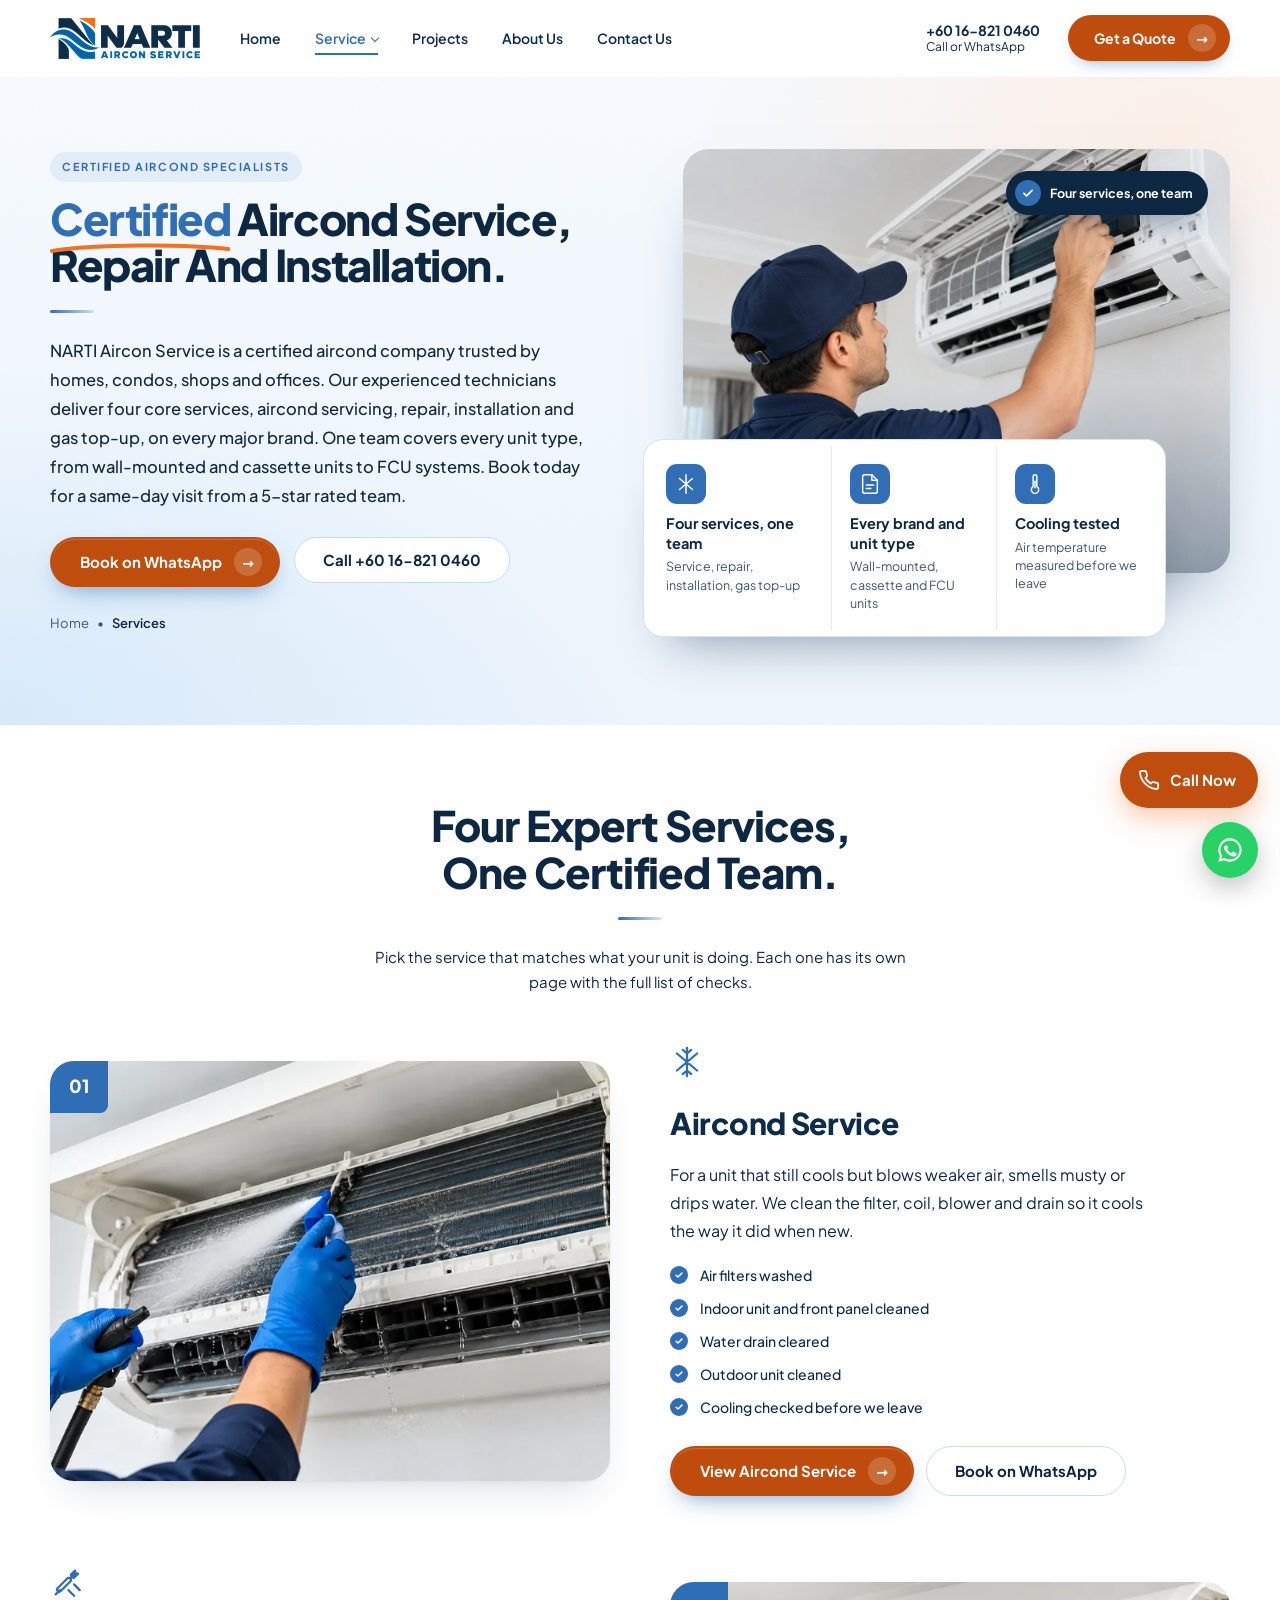
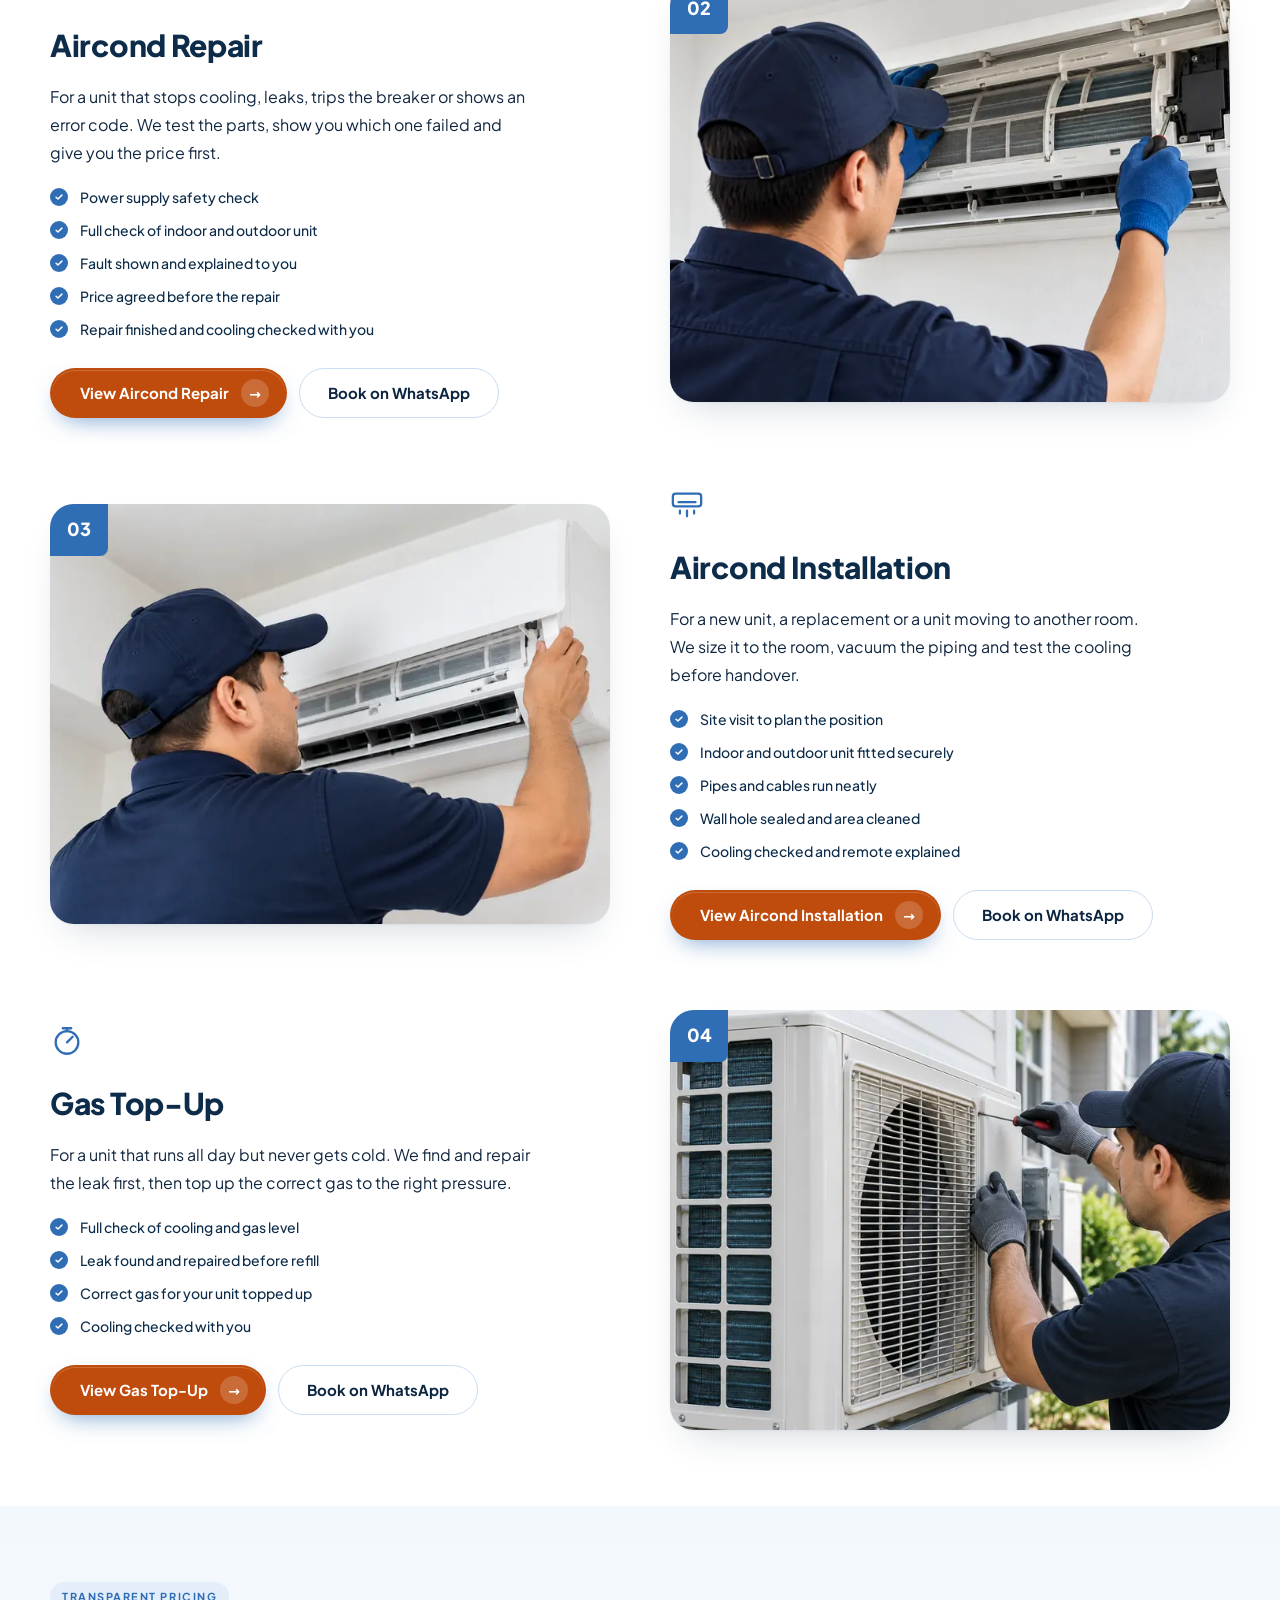
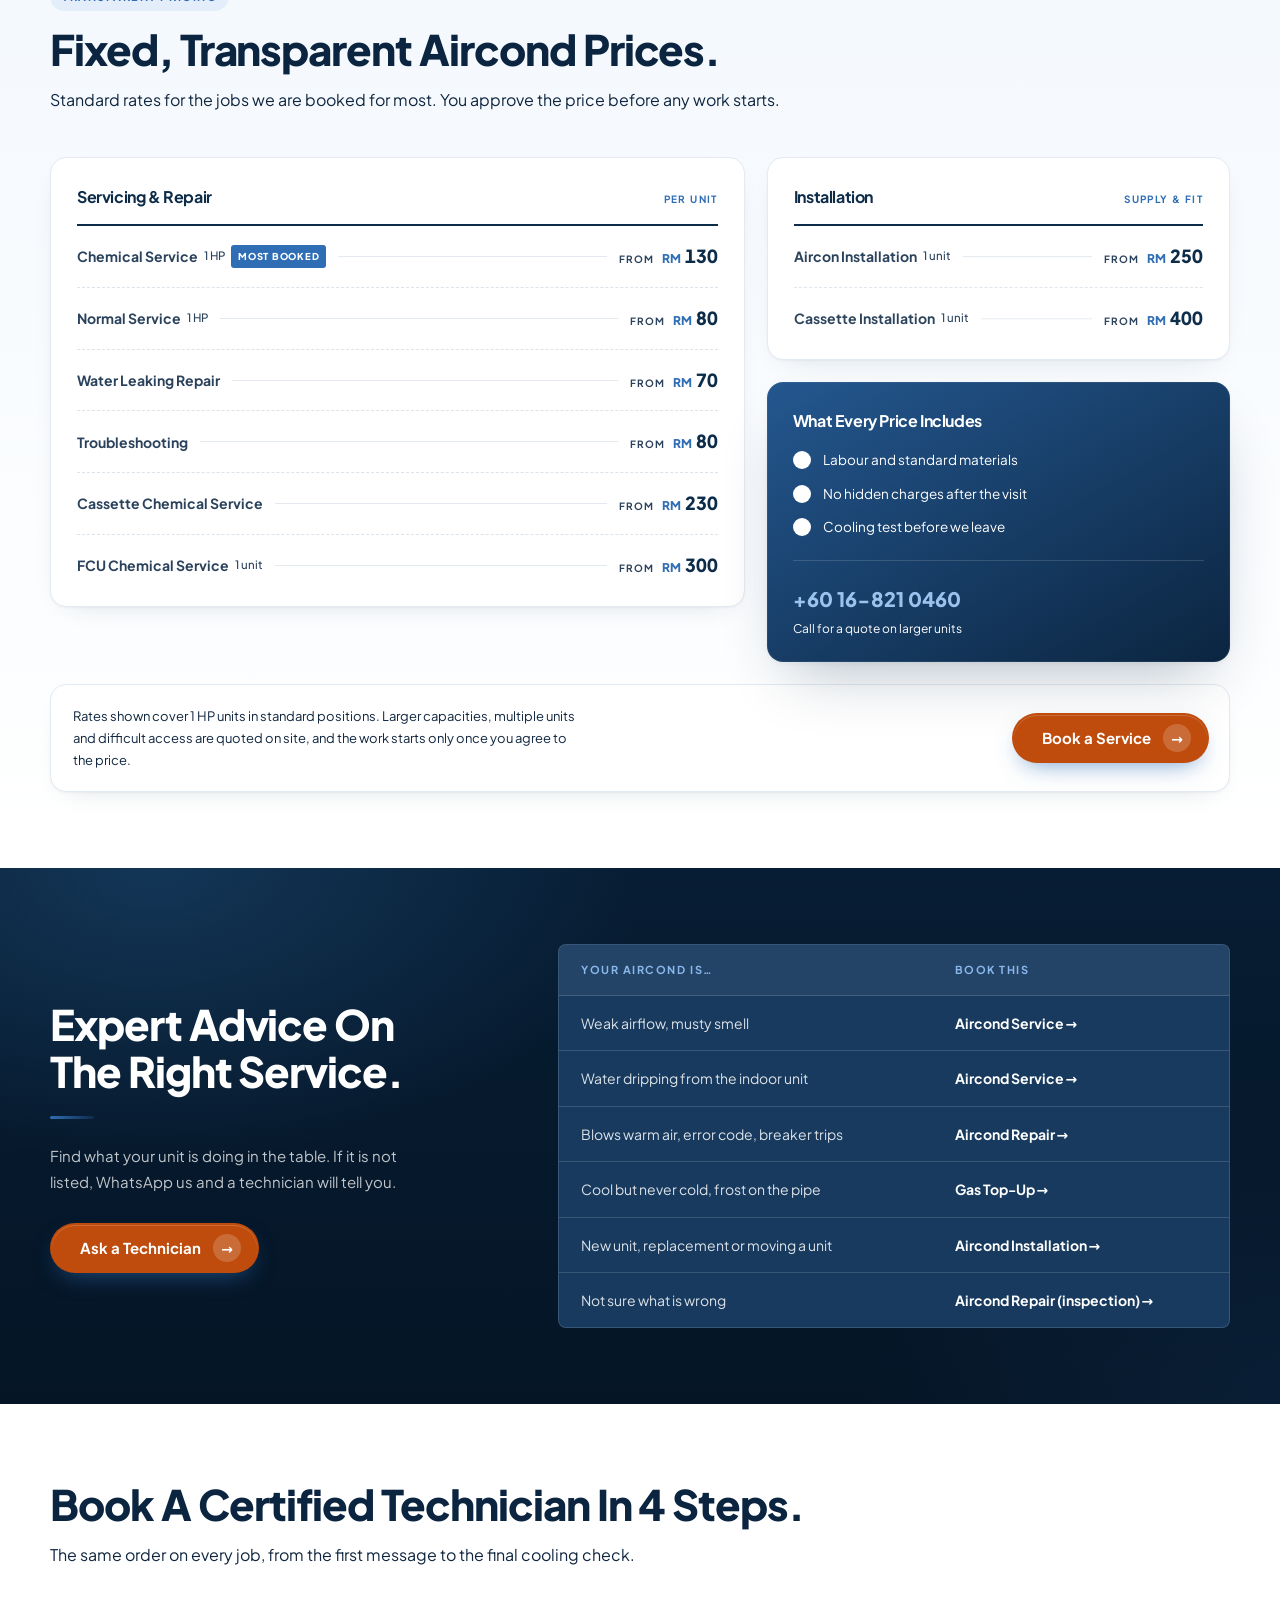
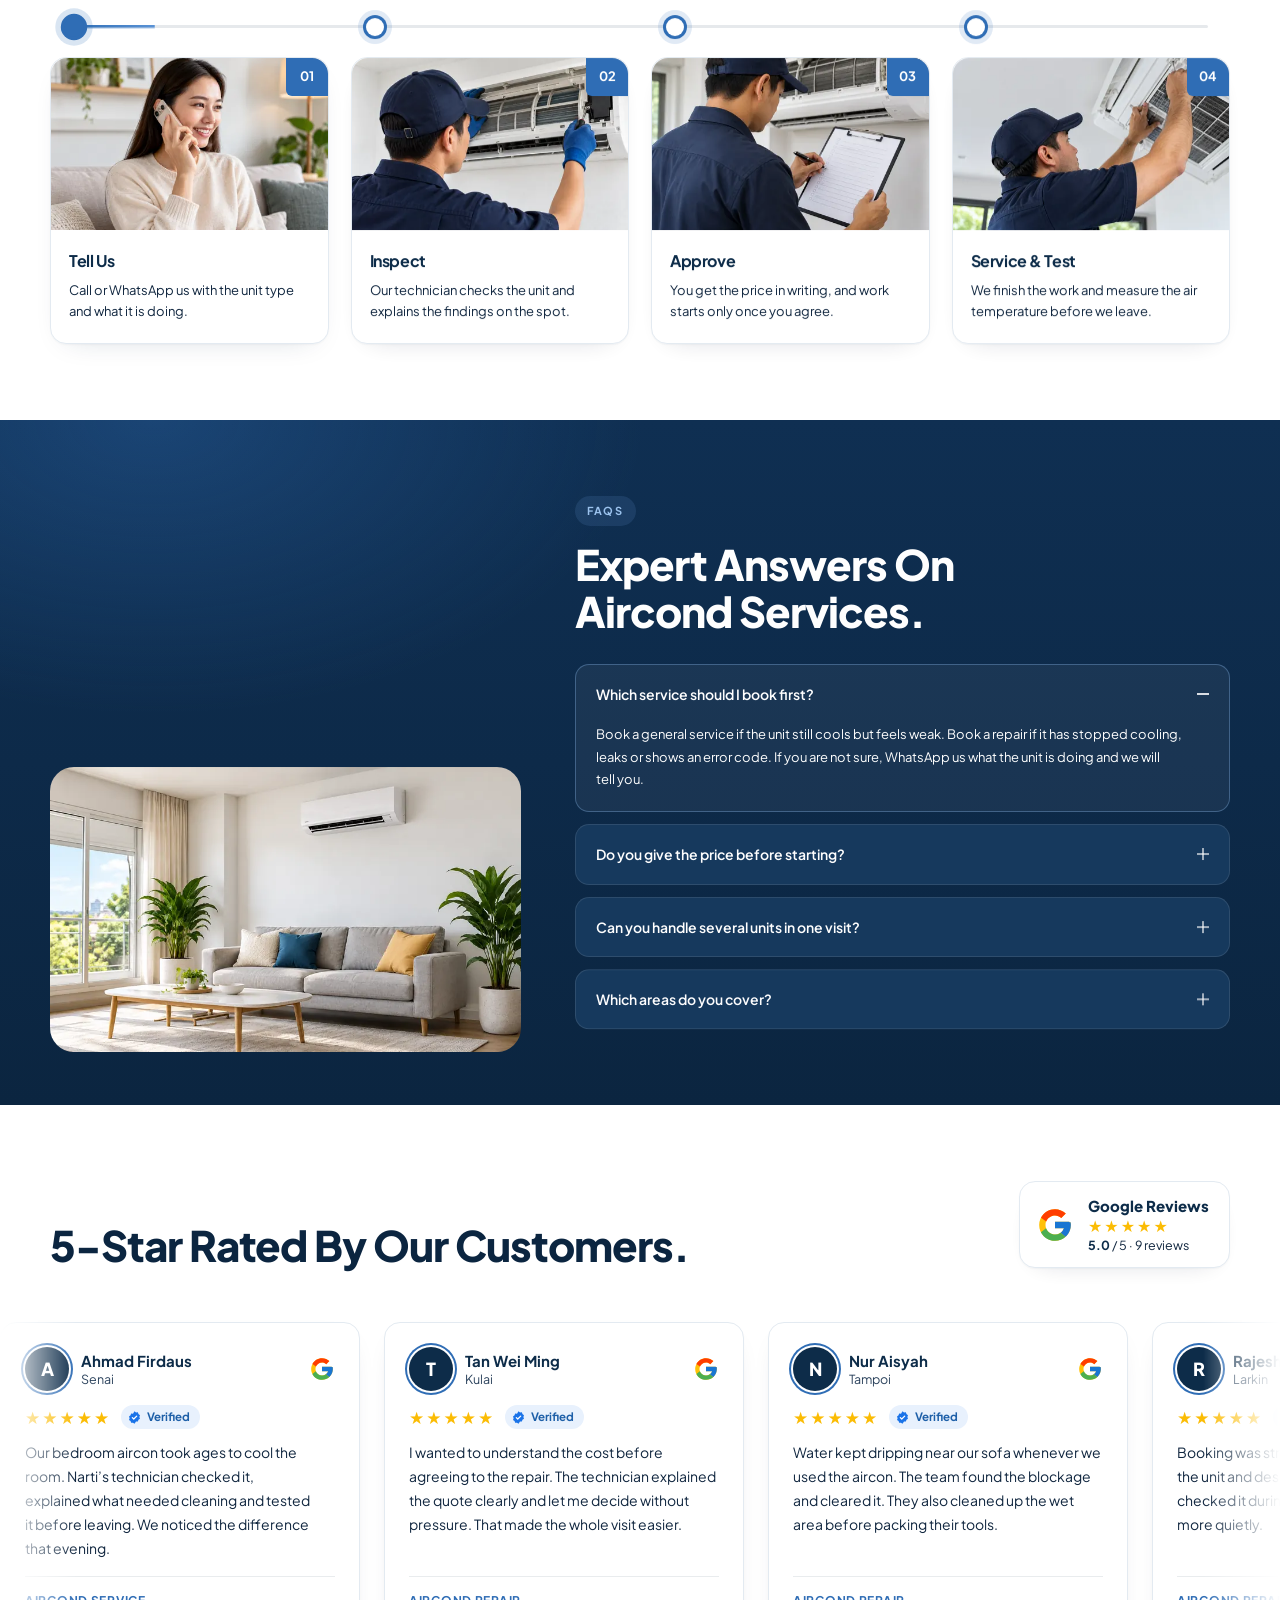
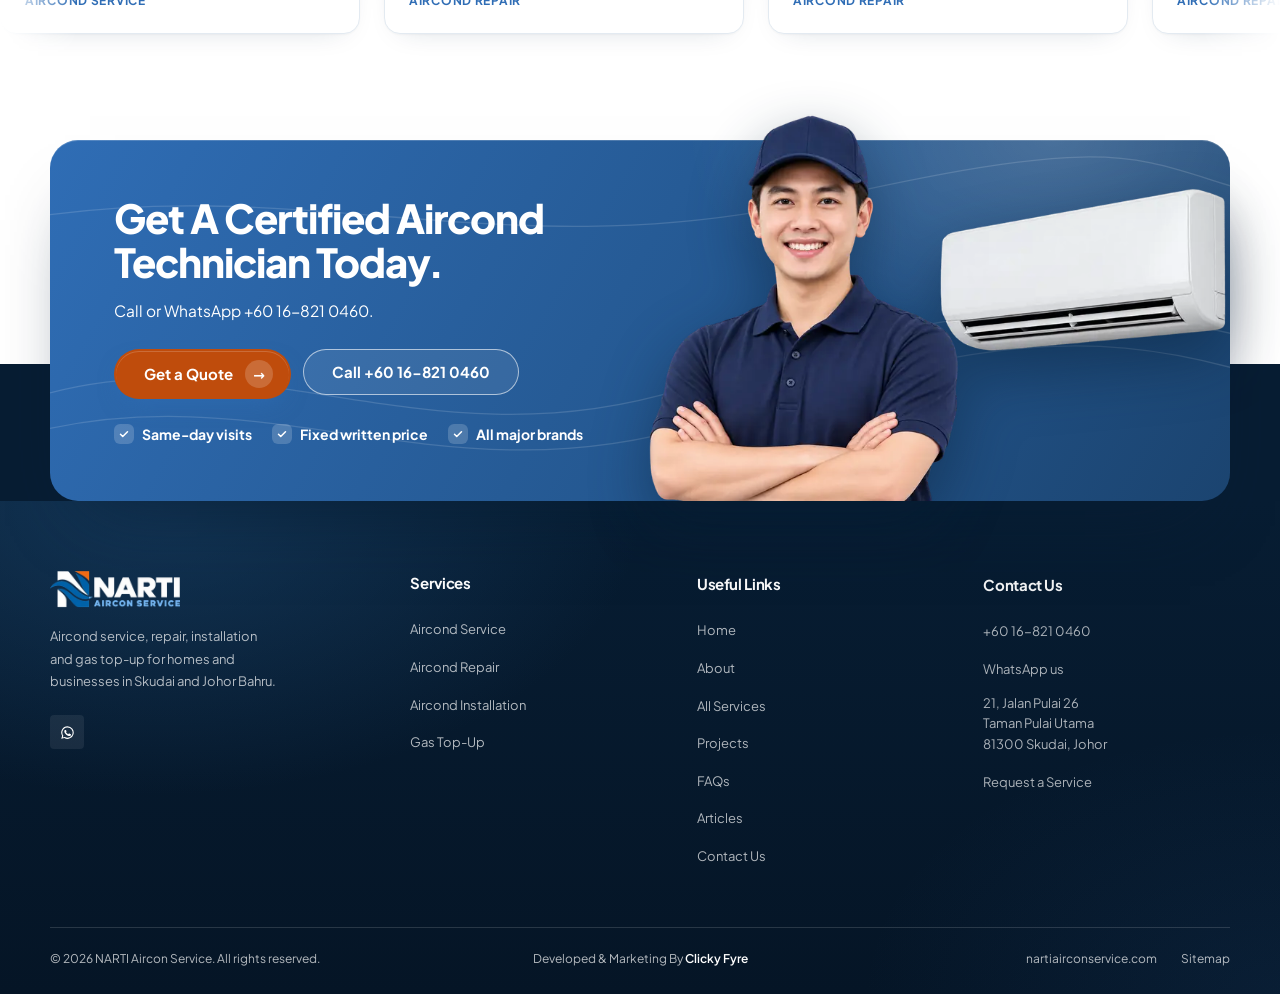
<file: services/index.html>
<!DOCTYPE html>
<html lang="en">
<head>
  <!-- Google Tag Manager -->
  <script>(function(w,d,s,l,i){w[l]=w[l]||[];w[l].push({'gtm.start':
  new Date().getTime(),event:'gtm.js'});var f=d.getElementsByTagName(s)[0],
  j=d.createElement(s),dl=l!='dataLayer'?'&l='+l:'';j.async=true;j.src=
  'https://www.googletagmanager.com/gtm.js?id='+i+dl;f.parentNode.insertBefore(j,f);
  })(window,document,'script','dataLayer','GTM-KTSWL9JF');</script>
  <!-- End Google Tag Manager -->
  <meta charset="UTF-8">
  <meta name="viewport" content="width=device-width, initial-scale=1.0">
  <title>Aircond Services in Skudai &amp; Johor Bahru | NARTI</title>
  <meta name="description" content="Aircond service, repair, installation and gas top-up in Skudai and Johor Bahru. Written price before work starts. Call or WhatsApp +60 16-821 0460.">
  <link rel="canonical" href="https://nartiairconservice.com/services/">
  <meta name="theme-color" content="#0d2c49">

  <meta property="og:type" content="website">
  <meta property="og:site_name" content="NARTI Aircon Service">
  <meta property="og:title" content="Aircond Services in Skudai &amp; Johor Bahru | NARTI">
  <meta property="og:description" content="Aircond service, repair, installation and gas top-up in Skudai and Johor Bahru. Written price before work starts. Call or WhatsApp +60 16-821 0460.">
  <meta property="og:url" content="https://nartiairconservice.com/services/">
  <meta property="og:image" content="https://nartiairconservice.com/assets/images/services/technician-servicing-split-unit.webp">

  <link rel="icon" type="image/png" href="/assets/images/brand/favicon.png">
  <link rel="apple-touch-icon" href="/assets/images/brand/favicon.png">

  <link rel="preload" href="/assets/fonts/plus-jakarta-sans-latin.woff2" as="font" type="font/woff2" crossorigin>

  <link rel="stylesheet" href="/assets/css/style.min.css?v=d55e8b62">

  <script type="application/ld+json">
{
  "@context": "https://schema.org",
  "@graph": [
    {
      "@type": "HVACBusiness",
      "@id": "https://nartiairconservice.com/#business",
      "name": "NARTI Aircon Service",
      "url": "https://nartiairconservice.com/",
      "logo": "https://nartiairconservice.com/assets/images/brand/logo.png",
      "image": "https://nartiairconservice.com/assets/images/hero/technician-with-gauges.webp",
      "telephone": "+60168210460",
      "address": {
        "@type": "PostalAddress",
        "streetAddress": "21, Jalan Pulai 26, Taman Pulai Utama",
        "addressLocality": "Skudai",
        "addressRegion": "Johor",
        "postalCode": "81300",
        "addressCountry": "MY"
      },
      "areaServed": [
        {
          "@type": "Place",
          "name": "Skudai, Johor"
        },
        {
          "@type": "Place",
          "name": "Johor Bahru, Johor"
        },
        {
          "@type": "Place",
          "name": "Iskandar Puteri, Johor"
        },
        {
          "@type": "Place",
          "name": "Pulai, Johor"
        },
        {
          "@type": "Place",
          "name": "Taman Nusa Sentral, Johor"
        },
        {
          "@type": "Place",
          "name": "Gelang Patah, Johor"
        },
        {
          "@type": "Place",
          "name": "Senai, Johor"
        },
        {
          "@type": "Place",
          "name": "Kulai, Johor"
        },
        {
          "@type": "Place",
          "name": "Tampoi, Johor"
        },
        {
          "@type": "Place",
          "name": "Larkin, Johor"
        },
        {
          "@type": "Place",
          "name": "Danga Bay, Johor"
        },
        {
          "@type": "Place",
          "name": "Tebrau, Johor"
        },
        {
          "@type": "Place",
          "name": "Johor Jaya, Johor"
        },
        {
          "@type": "Place",
          "name": "Bandar Dato Onn, Johor"
        },
        {
          "@type": "Place",
          "name": "Pandan City, Johor"
        },
        {
          "@type": "Place",
          "name": "Masai, Johor"
        },
        {
          "@type": "Place",
          "name": "Kota Masai, Johor"
        },
        {
          "@type": "Place",
          "name": "Pasir Gudang, Johor"
        },
        {
          "@type": "Place",
          "name": "Air Biru, Johor"
        },
        {
          "@type": "Place",
          "name": "Ulu Tiram, Johor"
        },
        {
          "@type": "Place",
          "name": "Forest City, Johor"
        },
        {
          "@type": "Place",
          "name": "Pontian, Johor"
        },
        {
          "@type": "Place",
          "name": "Pekan Nanas, Johor"
        }
      ]
    },
    {
      "@type": "ItemList",
      "name": "NARTI aircond services",
      "itemListElement": [
        {
          "@type": "ListItem",
          "position": 1,
          "name": "Aircond Service",
          "url": "https://nartiairconservice.com/aircond-service/"
        },
        {
          "@type": "ListItem",
          "position": 2,
          "name": "Aircond Repair",
          "url": "https://nartiairconservice.com/aircond-repair/"
        },
        {
          "@type": "ListItem",
          "position": 3,
          "name": "Aircond Installation",
          "url": "https://nartiairconservice.com/aircond-installation/"
        },
        {
          "@type": "ListItem",
          "position": 4,
          "name": "Gas Top-Up",
          "url": "https://nartiairconservice.com/aircond-gas-top-up/"
        }
      ]
    },
    {
      "@type": "BreadcrumbList",
      "itemListElement": [
        {
          "@type": "ListItem",
          "position": 1,
          "name": "Home",
          "item": "https://nartiairconservice.com/"
        },
        {
          "@type": "ListItem",
          "position": 2,
          "name": "Services",
          "item": "https://nartiairconservice.com/services/"
        }
      ]
    },
    {
      "@type": "FAQPage",
      "mainEntity": [
        {
          "@type": "Question",
          "name": "Which service should I book first?",
          "acceptedAnswer": {
            "@type": "Answer",
            "text": "Book a general service if the unit still cools but feels weak. Book a repair if it has stopped cooling, leaks or shows an error code. If you are not sure, WhatsApp us what the unit is doing and we will tell you."
          }
        },
        {
          "@type": "Question",
          "name": "Do you give the price before starting?",
          "acceptedAnswer": {
            "@type": "Answer",
            "text": "Yes. Our technician checks the unit, explains the fault and gives you a written price. Work starts only after you agree to it."
          }
        },
        {
          "@type": "Question",
          "name": "Can you handle several units in one visit?",
          "acceptedAnswer": {
            "@type": "Answer",
            "text": "Yes. We can service or check every unit in your home or office in the same visit."
          }
        },
        {
          "@type": "Question",
          "name": "Which areas do you cover?",
          "acceptedAnswer": {
            "@type": "Answer",
            "text": "We work from Skudai across Johor Bahru, Iskandar Puteri, Kulai, Senai, Pasir Gudang, Ulu Tiram and nearby towns. The full list is on our About page."
          }
        }
      ]
    }
  ]
}
  </script>
</head>
<body>
  <a class="skip-link" href="#main">Skip to content</a>
  <!-- Google Tag Manager (noscript) -->
  <noscript><iframe src="https://www.googletagmanager.com/ns.html?id=GTM-KTSWL9JF"
  height="0" width="0" style="display:none;visibility:hidden"></iframe></noscript>
  <!-- End Google Tag Manager (noscript) -->

  <!-- ============ HEADER ============ -->
  <header class="header" id="top">
    <div class="container header__inner">
      <a href="/" class="header__logo" aria-label="NARTI Aircon Service home">
        <img src="/assets/images/brand/logo-300.webp" alt="NARTI Aircon Service" width="150" height="41">
      </a>

      <nav class="nav" id="nav" aria-label="Main navigation">
        <ul class="nav__list">
          <li><a href="/" class="nav__link">Home</a></li>
          <li class="nav__item--dropdown">
            <a href="/services/" class="nav__link is-active" aria-haspopup="true">Service <span class="nav__caret" aria-hidden="true"></span></a>
            <ul class="dropdown">
              <li><a href="/aircond-service/">Aircond Service</a></li>
              <li><a href="/aircond-repair/">Aircond Repair</a></li>
              <li><a href="/aircond-installation/">Aircond Installation</a></li>
              <li><a href="/aircond-gas-top-up/">Gas Top-Up</a></li>
            </ul>
          </li>
          <li><a href="/projects/" class="nav__link">Projects</a></li>
          <li><a href="/about/" class="nav__link">About Us</a></li>
          <li><a href="/contact-us/" class="nav__link">Contact Us</a></li>
        </ul>
        <a href="/#request" class="btn btn--primary nav__cta">Get a Quote <span class="btn__arrow">&rarr;</span></a>
      </nav>

      <div class="header__right">
        <a href="tel:+60168210460" class="header__phone">
          <strong>+60 16-821 0460</strong>
          <span>Call or WhatsApp</span>
        </a>
        <a href="/#request" class="btn btn--primary btn--sm">Get a Quote <span class="btn__arrow">&rarr;</span></a>
      </div>

      <button class="nav-toggle" id="navToggle" aria-label="Open menu" aria-expanded="false" aria-controls="nav">
        <span></span><span></span><span></span>
      </button>
    </div>
  </header>

  <main id="main">

    <section class="about-hero about-hero--light">
      <div class="container about-hero__grid">
        <div class="about-hero__content">
          <p class="eyebrow">Certified Aircond Specialists</p>
          <h1 class="about-hero__title"><span class="ah-hl">Certified<svg viewBox="0 0 200 12" preserveAspectRatio="none" aria-hidden="true"><path d="M2 9 C 50 2, 150 2, 198 7"/></svg></span> Aircond Service, Repair And Installation.</h1>
          <span class="divider"></span>
          <p class="about-hero__text">NARTI Aircon Service is a certified aircond company trusted by homes, condos, shops and offices. Our experienced technicians deliver four core services, aircond servicing, repair, installation and gas top-up, on every major brand. One team covers every unit type, from wall-mounted and cassette units to FCU systems. Book today for a same-day visit from a 5-star rated team.</p>
          <div class="ratings ratings--dark">
            <div class="rating" data-review="google">
              <svg class="rating__logo" viewBox="0 0 48 48" aria-hidden="true"><path fill="#FFC107" d="M43.6 20.5H42V20H24v8h11.3C33.7 32.7 29.2 36 24 36c-6.6 0-12-5.4-12-12s5.4-12 12-12c3.1 0 5.8 1.2 7.9 3l5.7-5.7C34 6.1 29.3 4 24 4 13 4 4 13 4 24s9 20 20 20 20-9 20-20c0-1.3-.1-2.4-.4-3.5z"/><path fill="#FF3D00" d="M6.3 14.7l6.6 4.8C14.7 15.1 19 12 24 12c3.1 0 5.8 1.2 7.9 3l5.7-5.7C34 6.1 29.3 4 24 4 16.3 4 9.7 8.3 6.3 14.7z"/><path fill="#4CAF50" d="M24 44c5.2 0 9.9-2 13.4-5.2l-6.2-5.2A11.9 11.9 0 0 1 24 36c-5.2 0-9.6-3.3-11.3-7.9l-6.5 5C9.5 39.6 16.2 44 24 44z"/><path fill="#1976D2" d="M43.6 20.5H42V20H24v8h11.3a12 12 0 0 1-4.1 5.6l6.2 5.2C37 39.2 44 34 44 24c0-1.3-.1-2.4-.4-3.5z"/></svg>
              <span class="rating__body">
                <span class="rating__name">Google Reviews</span>
                <span class="rating__stars" aria-hidden="true"><span class="rating__stars-fill">&#9733;&#9733;&#9733;&#9733;&#9733;</span>&#9733;&#9733;&#9733;&#9733;&#9733;</span>
                <span class="rating__meta">Customer reviews</span>
              </span>
            </div>
            <div class="rating" data-review="trustpilot">
              <svg class="rating__logo" viewBox="0 0 24 24" aria-hidden="true"><path fill="#00b67a" d="M12 1.5l2.6 7.9H23l-6.8 4.9 2.6 7.9L12 17.3l-6.8 4.9 2.6-7.9L1 9.4h8.4z"/></svg>
              <span class="rating__body">
                <span class="rating__name">Trustpilot</span>
                <span class="rating__stars" aria-hidden="true"><span class="rating__stars-fill">&#9733;&#9733;&#9733;&#9733;&#9733;</span>&#9733;&#9733;&#9733;&#9733;&#9733;</span>
                <span class="rating__meta">Customer reviews</span>
              </span>
            </div>
          </div>
          <div class="hero__actions">
            <a href="https://wa.me/60168210460?text=Hi%20NARTI%2C%20I%20would%20like%20to%20book%20an%20aircond%20service." class="btn btn--primary" target="_blank" rel="noopener">Book on WhatsApp <span class="btn__arrow">&rarr;</span></a>
            <a href="tel:+60168210460" class="btn btn--ghost">Call +60 16-821 0460</a>
          </div>
          <nav class="breadcrumb breadcrumb--dot breadcrumb--bottom" aria-label="Breadcrumb">
            <a href="/">Home</a><span aria-hidden="true">&bull;</span><span aria-current="page">Services</span>
          </nav>
        </div>
        <div class="ah-visual">
          <div class="ah-photo"><img src="/assets/images/services/technician-servicing-split-unit.webp" alt="NARTI technician servicing a split unit aircond" width="1200" height="800" srcset="/assets/images/services/technician-servicing-split-unit-480.webp 480w, /assets/images/services/technician-servicing-split-unit-800.webp 800w, /assets/images/services/technician-servicing-split-unit.webp 1200w, /assets/images/services/technician-servicing-split-unit-1536.webp 1536w" sizes="100vw" decoding="async"></div>
          <span class="ah-badge"><i><svg viewBox="0 0 24 24" aria-hidden="true"><path d="m5 12.5 4.5 4.5L19 7.5"/></svg></i>Four services, one team</span>
          <ul class="about-facts">
          <li>
            <svg viewBox="0 0 24 24" aria-hidden="true"><path d="M12 2v20M4.9 6l14.2 12M19.1 6 4.9 18"/></svg>
            <span><strong>Four services, one team</strong><span>Service, repair, installation, gas top-up</span></span>
          </li>
          <li>
            <svg viewBox="0 0 24 24" aria-hidden="true"><path d="M14 2H6a2 2 0 0 0-2 2v16a2 2 0 0 0 2 2h12a2 2 0 0 0 2-2V8z"/><path d="M14 2v6h6M8 13h8M8 17h5"/></svg>
            <span><strong>Every brand and unit type</strong><span>Wall-mounted, cassette and FCU units</span></span>
          </li>
          <li>
            <svg viewBox="0 0 24 24" aria-hidden="true"><path d="M14 14.8V4a2 2 0 1 0-4 0v10.8a4 4 0 1 0 4 0z"/><path d="M12 9v7"/></svg>
            <span><strong>Cooling tested</strong><span>Air temperature measured before we leave</span></span>
          </li>
        </ul>
        </div>
      </div>
    </section>

    <section class="section svc-list tone-white">
      <div class="container">
        <div class="section-center">
          <p class="eyebrow">What We Do</p>
          <h2 class="section-title">Four Expert Services, One Certified Team.</h2>
          <span class="divider divider--center"></span>
          <p class="section-center__text">Pick the service that matches what your unit is doing. Each one has its own page with the full list of checks.</p>
        </div>
        <div class="svc-rows">
        <article class="svc-row" id="aircond-service">
          <div class="svc-row__media">
            <img src="/assets/images/projects/indoor-unit-deep-cleaning.webp" alt="Indoor aircond coil being cleaned with a water jet" loading="lazy" width="1200" height="800" srcset="/assets/images/projects/indoor-unit-deep-cleaning-480.webp 480w, /assets/images/projects/indoor-unit-deep-cleaning-800.webp 800w, /assets/images/projects/indoor-unit-deep-cleaning.webp 1200w, /assets/images/projects/indoor-unit-deep-cleaning-1536.webp 1536w" sizes="(max-width: 991px) calc(100vw - 32px), 560px" decoding="async">
            <span class="svc-row__num">01</span>
          </div>
          <div class="svc-row__body">
            <svg class="svc-row__icon" viewBox="0 0 24 24" aria-hidden="true"><path d="M12 2v20M4.9 6l14.2 12M19.1 6 4.9 18M9 3.5l3 2.5 3-2.5M9 20.5l3-2.5 3 2.5"/></svg>
            <h2 class="svc-row__title">Aircond Service</h2>
            <p class="text">For a unit that still cools but blows weaker air, smells musty or drips water. We clean the filter, coil, blower and drain so it cools the way it did when new.</p>
            <ul class="checklist checklist--tight">
              <li>Air filters washed</li>
              <li>Indoor unit and front panel cleaned</li>
              <li>Water drain cleared</li>
              <li>Outdoor unit cleaned</li>
              <li>Cooling checked before we leave</li>
            </ul>
            <div class="svc-row__actions">
              <a href="/aircond-service/" class="btn btn--primary">View Aircond Service <span class="btn__arrow">&rarr;</span></a>
              <a href="https://wa.me/60168210460?text=Hi%20NARTI%2C%20I%20would%20like%20to%20book%20aircond%20service." class="btn btn--outline" target="_blank" rel="noopener">Book on WhatsApp</a>
            </div>
          </div>
        </article>
        <article class="svc-row svc-row--flip" id="aircond-repair">
          <div class="svc-row__media">
            <img src="/assets/images/process/step-2-inspect.webp" alt="Technician checking the inside of an indoor aircond unit" loading="lazy" width="1200" height="800" srcset="/assets/images/process/step-2-inspect-480.webp 480w, /assets/images/process/step-2-inspect-800.webp 800w, /assets/images/process/step-2-inspect.webp 1200w, /assets/images/process/step-2-inspect-1536.webp 1536w" sizes="(max-width: 991px) calc(100vw - 32px), 560px" decoding="async">
            <span class="svc-row__num">02</span>
          </div>
          <div class="svc-row__body">
            <svg class="svc-row__icon" viewBox="0 0 24 24" aria-hidden="true"><path d="m14.7 6.3 3-3a4 4 0 0 1-5 5l-7.4 7.4a1.5 1.5 0 0 0 2.1 2.1l7.4-7.4a4 4 0 0 1 5-5l-3 3"/><path d="m4 20 3-3M13 17l4 4M17 13l4 4"/></svg>
            <h2 class="svc-row__title">Aircond Repair</h2>
            <p class="text">For a unit that stops cooling, leaks, trips the breaker or shows an error code. We test the parts, show you which one failed and give you the price first.</p>
            <ul class="checklist checklist--tight">
              <li>Power supply safety check</li>
              <li>Full check of indoor and outdoor unit</li>
              <li>Fault shown and explained to you</li>
              <li>Price agreed before the repair</li>
              <li>Repair finished and cooling checked with you</li>
            </ul>
            <div class="svc-row__actions">
              <a href="/aircond-repair/" class="btn btn--primary">View Aircond Repair <span class="btn__arrow">&rarr;</span></a>
              <a href="https://wa.me/60168210460?text=Hi%20NARTI%2C%20I%20would%20like%20to%20book%20aircond%20repair." class="btn btn--outline" target="_blank" rel="noopener">Book on WhatsApp</a>
            </div>
          </div>
        </article>
        <article class="svc-row" id="aircond-installation">
          <div class="svc-row__media">
            <img src="/assets/images/projects/split-unit-installation.webp" alt="Technician fitting a new wall-mounted aircond" loading="lazy" width="1200" height="800" srcset="/assets/images/projects/split-unit-installation-480.webp 480w, /assets/images/projects/split-unit-installation-800.webp 800w, /assets/images/projects/split-unit-installation.webp 1200w, /assets/images/projects/split-unit-installation-1536.webp 1536w" sizes="(max-width: 991px) calc(100vw - 32px), 560px" decoding="async">
            <span class="svc-row__num">03</span>
          </div>
          <div class="svc-row__body">
            <svg class="svc-row__icon" viewBox="0 0 24 24" aria-hidden="true"><rect x="2" y="4" width="20" height="9" rx="2"/><path d="M6 10h12M7 16v2M12 16v4M17 16v2"/></svg>
            <h2 class="svc-row__title">Aircond Installation</h2>
            <p class="text">For a new unit, a replacement or a unit moving to another room. We size it to the room, vacuum the piping and test the cooling before handover.</p>
            <ul class="checklist checklist--tight">
              <li>Site visit to plan the position</li>
              <li>Indoor and outdoor unit fitted securely</li>
              <li>Pipes and cables run neatly</li>
              <li>Wall hole sealed and area cleaned</li>
              <li>Cooling checked and remote explained</li>
            </ul>
            <div class="svc-row__actions">
              <a href="/aircond-installation/" class="btn btn--primary">View Aircond Installation <span class="btn__arrow">&rarr;</span></a>
              <a href="https://wa.me/60168210460?text=Hi%20NARTI%2C%20I%20would%20like%20to%20book%20aircond%20installation." class="btn btn--outline" target="_blank" rel="noopener">Book on WhatsApp</a>
            </div>
          </div>
        </article>
        <article class="svc-row svc-row--flip" id="aircond-gas-top-up">
          <div class="svc-row__media">
            <img src="/assets/images/about/outdoor-unit-repair.webp" alt="Technician working on an outdoor aircond unit" loading="lazy" width="1200" height="800" srcset="/assets/images/about/outdoor-unit-repair-480.webp 480w, /assets/images/about/outdoor-unit-repair-800.webp 800w, /assets/images/about/outdoor-unit-repair.webp 1200w, /assets/images/about/outdoor-unit-repair-1536.webp 1536w" sizes="(max-width: 991px) calc(100vw - 32px), 560px" decoding="async">
            <span class="svc-row__num">04</span>
          </div>
          <div class="svc-row__body">
            <svg class="svc-row__icon" viewBox="0 0 24 24" aria-hidden="true"><circle cx="12" cy="13" r="8"/><path d="M12 13l4-4M9 3h6M12 3v2"/></svg>
            <h2 class="svc-row__title">Gas Top-Up</h2>
            <p class="text">For a unit that runs all day but never gets cold. We find and repair the leak first, then top up the correct gas to the right pressure.</p>
            <ul class="checklist checklist--tight">
              <li>Full check of cooling and gas level</li>
              <li>Leak found and repaired before refill</li>
              <li>Correct gas for your unit topped up</li>
              <li>Cooling checked with you</li>
            </ul>
            <div class="svc-row__actions">
              <a href="/aircond-gas-top-up/" class="btn btn--primary">View Gas Top-Up <span class="btn__arrow">&rarr;</span></a>
              <a href="https://wa.me/60168210460?text=Hi%20NARTI%2C%20I%20would%20like%20to%20book%20gas%20top-up." class="btn btn--outline" target="_blank" rel="noopener">Book on WhatsApp</a>
            </div>
          </div>
        </article>
        </div>
      </div>
    </section>


    <!-- ============ PRICING ============ -->
    <section class="section pricing tone-ice" id="pricing">
      <div class="container">
        <div class="section-head">
          <div>
            <p class="eyebrow">Transparent Pricing</p>
            <h2 class="section-title">Fixed, Transparent Aircond Prices.</h2>
          </div>
          <p class="section-head__text">Standard rates for the jobs we are booked for most. You approve the price before any work starts.</p>
        </div>

        <div class="pricing__grid">
          <div class="price-card price-card--main">
            <div class="price-card__head">
              <h3>Servicing &amp; Repair</h3>
              <span>Per Unit</span>
            </div>
            <ul class="price-list">
              <li class="price-row">
                <span class="price-row__name">Chemical Service <small>1 HP</small> <em class="price-row__tag">Most Booked</em></span>
                <span class="price-row__dots" aria-hidden="true"></span>
                <span class="price-row__price"><small>From</small> <b>RM</b> <strong>130</strong></span>
              </li>
              <li class="price-row">
                <span class="price-row__name">Normal Service <small>1 HP</small></span>
                <span class="price-row__dots" aria-hidden="true"></span>
                <span class="price-row__price"><small>From</small> <b>RM</b> <strong>80</strong></span>
              </li>
              <li class="price-row">
                <span class="price-row__name">Water Leaking Repair</span>
                <span class="price-row__dots" aria-hidden="true"></span>
                <span class="price-row__price"><small>From</small> <b>RM</b> <strong>70</strong></span>
              </li>
              <li class="price-row">
                <span class="price-row__name">Troubleshooting</span>
                <span class="price-row__dots" aria-hidden="true"></span>
                <span class="price-row__price"><small>From</small> <b>RM</b> <strong>80</strong></span>
              </li>
              <li class="price-row">
                <span class="price-row__name">Cassette Chemical Service</span>
                <span class="price-row__dots" aria-hidden="true"></span>
                <span class="price-row__price"><small>From</small> <b>RM</b> <strong>230</strong></span>
              </li>
              <li class="price-row">
                <span class="price-row__name">FCU Chemical Service <small>1 unit</small></span>
                <span class="price-row__dots" aria-hidden="true"></span>
                <span class="price-row__price"><small>From</small> <b>RM</b> <strong>300</strong></span>
              </li>
            </ul>
          </div>

          <div class="pricing__side">
            <div class="price-card">
              <div class="price-card__head">
                <h3>Installation</h3>
                <span>Supply &amp; Fit</span>
              </div>
              <ul class="price-list">
              <li class="price-row">
                <span class="price-row__name">Aircon Installation <small>1 unit</small></span>
                <span class="price-row__dots" aria-hidden="true"></span>
                <span class="price-row__price"><small>From</small> <b>RM</b> <strong>250</strong></span>
              </li>
              <li class="price-row">
                <span class="price-row__name">Cassette Installation <small>1 unit</small></span>
                <span class="price-row__dots" aria-hidden="true"></span>
                <span class="price-row__price"><small>From</small> <b>RM</b> <strong>400</strong></span>
              </li>
              </ul>
            </div>

            <div class="price-includes">
              <h3>What Every Price Includes</h3>
              <ul>
                <li>Labour and standard materials</li>
                <li>No hidden charges after the visit</li>
                <li>Cooling test before we leave</li>
              </ul>
              <div class="price-includes__call">
                <a href="tel:+60168210460">+60 16-821 0460</a>
                <span>Call for a quote on larger units</span>
              </div>
            </div>
          </div>
        </div>

        <div class="pricing__note">
          <p>Rates shown cover 1 HP units in standard positions. Larger capacities, multiple units and difficult access are quoted on site, and the work starts only once you agree to the price.</p>
          <a href="/contact-us/" class="btn btn--primary">Book a Service <span class="btn__arrow">&rarr;</span></a>
        </div>
      </div>
    </section>

    <section class="section section--navy which">
      <div class="container which__grid">
        <div>
          <p class="eyebrow">Not Sure?</p>
          <h2 class="section-title">Expert Advice On The Right Service.</h2>
          <span class="divider"></span>
          <p class="which__text">Find what your unit is doing in the table. If it is not listed, WhatsApp us and a technician will tell you.</p>
          <a href="https://wa.me/60168210460?text=Hi%20NARTI%2C%20I%20would%20like%20to%20book%20an%20aircond%20service." class="btn btn--primary" target="_blank" rel="noopener">Ask a Technician <span class="btn__arrow">&rarr;</span></a>
        </div>
        <div class="which__table-wrap">
          <table class="which__table">
            <thead><tr><th scope="col">Your aircond is&hellip;</th><th scope="col">Book this</th></tr></thead>
            <tbody>
            <tr>
              <td>Weak airflow, musty smell</td>
              <td><a href="/aircond-service/">Aircond Service <span aria-hidden="true">&rarr;</span></a></td>
            </tr>
            <tr>
              <td>Water dripping from the indoor unit</td>
              <td><a href="/aircond-service/">Aircond Service <span aria-hidden="true">&rarr;</span></a></td>
            </tr>
            <tr>
              <td>Blows warm air, error code, breaker trips</td>
              <td><a href="/aircond-repair/">Aircond Repair <span aria-hidden="true">&rarr;</span></a></td>
            </tr>
            <tr>
              <td>Cool but never cold, frost on the pipe</td>
              <td><a href="/aircond-gas-top-up/">Gas Top-Up <span aria-hidden="true">&rarr;</span></a></td>
            </tr>
            <tr>
              <td>New unit, replacement or moving a unit</td>
              <td><a href="/aircond-installation/">Aircond Installation <span aria-hidden="true">&rarr;</span></a></td>
            </tr>
            <tr>
              <td>Not sure what is wrong</td>
              <td><a href="/aircond-repair/">Aircond Repair (inspection) <span aria-hidden="true">&rarr;</span></a></td>
            </tr>
            </tbody>
          </table>
        </div>
      </div>
    </section>

    <section class="section steps tone-white">
      <div class="container">
        <div class="section-head">
          <div>
            <p class="eyebrow">How It Works</p>
            <h2 class="section-title">Book A Certified Technician In 4 Steps.</h2>
          </div>
          <p class="section-head__text">The same order on every job, from the first message to the final cooling check.</p>
        </div>
        <div class="steps__grid">
          <article class="step">
            <div class="step__media">
              <img src="/assets/images/process/step-1-tell-us.webp" alt="Customer calling NARTI to book a service" loading="lazy" width="1200" height="800" srcset="/assets/images/process/step-1-tell-us-480.webp 480w, /assets/images/process/step-1-tell-us-800.webp 800w, /assets/images/process/step-1-tell-us.webp 1200w, /assets/images/process/step-1-tell-us-1536.webp 1536w" sizes="(max-width: 640px) calc(100vw - 32px), (max-width: 991px) 46vw, 270px" decoding="async">
              <span class="step__num">01</span>
            </div>
            <h3 class="step__title">Tell Us</h3>
            <p class="step__text">Call or WhatsApp us with the unit type and what it is doing.</p>
          </article>
          <article class="step">
            <div class="step__media">
              <img src="/assets/images/process/step-2-inspect.webp" alt="Technician inspecting an indoor aircond unit" loading="lazy" width="1200" height="800" srcset="/assets/images/process/step-2-inspect-480.webp 480w, /assets/images/process/step-2-inspect-800.webp 800w, /assets/images/process/step-2-inspect.webp 1200w, /assets/images/process/step-2-inspect-1536.webp 1536w" sizes="(max-width: 640px) calc(100vw - 32px), (max-width: 991px) 46vw, 270px" decoding="async">
              <span class="step__num">02</span>
            </div>
            <h3 class="step__title">Inspect</h3>
            <p class="step__text">Our technician checks the unit and explains the findings on the spot.</p>
          </article>
          <article class="step">
            <div class="step__media">
              <img src="/assets/images/process/step-3-approve.webp" alt="Technician preparing a written quote" loading="lazy" width="1200" height="800" srcset="/assets/images/process/step-3-approve-480.webp 480w, /assets/images/process/step-3-approve-800.webp 800w, /assets/images/process/step-3-approve.webp 1200w, /assets/images/process/step-3-approve-1536.webp 1536w" sizes="(max-width: 640px) calc(100vw - 32px), (max-width: 991px) 46vw, 270px" decoding="async">
              <span class="step__num">03</span>
            </div>
            <h3 class="step__title">Approve</h3>
            <p class="step__text">You get the price in writing, and work starts only once you agree.</p>
          </article>
          <article class="step">
            <div class="step__media">
              <img src="/assets/images/process/step-4-service-test.webp" alt="Technician testing a wall-mounted aircond" loading="lazy" width="1200" height="800" srcset="/assets/images/process/step-4-service-test-480.webp 480w, /assets/images/process/step-4-service-test-800.webp 800w, /assets/images/process/step-4-service-test.webp 1200w, /assets/images/process/step-4-service-test-1536.webp 1536w" sizes="(max-width: 640px) calc(100vw - 32px), (max-width: 991px) 46vw, 270px" decoding="async">
              <span class="step__num">04</span>
            </div>
            <h3 class="step__title">Service &amp; Test</h3>
            <p class="step__text">We finish the work and measure the air temperature before we leave.</p>
          </article>
        </div>
      </div>
    </section>

    <section class="section section--navy faq" id="faqs">
      <div class="container faq__grid">
        <div class="faq__img">
          <img src="/assets/images/faq/living-room-aircond.webp" alt="Living room cooled by a wall-mounted aircond" loading="lazy" width="1200" height="800" srcset="/assets/images/faq/living-room-aircond-480.webp 480w, /assets/images/faq/living-room-aircond-800.webp 800w, /assets/images/faq/living-room-aircond.webp 1200w, /assets/images/faq/living-room-aircond-1536.webp 1536w" sizes="(max-width: 991px) calc(100vw - 32px), 560px" decoding="async">
        </div>
        <div class="faq__content">
          <p class="eyebrow">FAQs</p>
          <h2 class="section-title">Expert Answers On Aircond Services.</h2>
          <div class="accordion">
            <div class="accordion__item is-open">
              <button class="accordion__btn" aria-expanded="true">
                Which service should I book first?
                <span class="accordion__icon" aria-hidden="true"></span>
              </button>
              <div class="accordion__panel">
                <p>Book a general service if the unit still cools but feels weak. Book a repair if it has stopped cooling, leaks or shows an error code. If you are not sure, WhatsApp us what the unit is doing and we will tell you.</p>
              </div>
            </div>
            <div class="accordion__item">
              <button class="accordion__btn" aria-expanded="false">
                Do you give the price before starting?
                <span class="accordion__icon" aria-hidden="true"></span>
              </button>
              <div class="accordion__panel">
                <p>Yes. Our technician checks the unit, explains the fault and gives you a written price. Work starts only after you agree to it.</p>
              </div>
            </div>
            <div class="accordion__item">
              <button class="accordion__btn" aria-expanded="false">
                Can you handle several units in one visit?
                <span class="accordion__icon" aria-hidden="true"></span>
              </button>
              <div class="accordion__panel">
                <p>Yes. We can service or check every unit in your home or office in the same visit.</p>
              </div>
            </div>
            <div class="accordion__item">
              <button class="accordion__btn" aria-expanded="false">
                Which areas do you cover?
                <span class="accordion__icon" aria-hidden="true"></span>
              </button>
              <div class="accordion__panel">
                <p>NARTI covers every area listed on our About page, plus nearby towns. Send your address on WhatsApp and our team confirms the visit.</p>
              </div>
            </div>
          </div>
        </div>
      </div>
    </section>

    <!-- ============ TESTIMONIALS ============ -->
    <section class="section reviews tone-white" id="reviews">
      <div class="container">
        <div class="section-head reviews__head">
          <div>
            <p class="eyebrow">Testimonials</p>
            <h2 class="section-title">5-Star Rated By Our Customers.</h2>
          </div>
          <div class="reviews-badge" data-review="google">
            <svg class="reviews-badge__logo" viewBox="0 0 48 48" aria-hidden="true"><path fill="#FFC107" d="M43.6 20.5H42V20H24v8h11.3C33.7 32.7 29.2 36 24 36c-6.6 0-12-5.4-12-12s5.4-12 12-12c3.1 0 5.8 1.2 7.9 3l5.7-5.7C34 6.1 29.3 4 24 4 13 4 4 13 4 24s9 20 20 20 20-9 20-20c0-1.3-.1-2.4-.4-3.5z"/><path fill="#FF3D00" d="M6.3 14.7l6.6 4.8C14.7 15.1 19 12 24 12c3.1 0 5.8 1.2 7.9 3l5.7-5.7C34 6.1 29.3 4 24 4 16.3 4 9.7 8.3 6.3 14.7z"/><path fill="#4CAF50" d="M24 44c5.2 0 9.9-2 13.4-5.2l-6.2-5.2A11.9 11.9 0 0 1 24 36c-5.2 0-9.6-3.3-11.3-7.9l-6.5 5C9.5 39.6 16.2 44 24 44z"/><path fill="#1976D2" d="M43.6 20.5H42V20H24v8h11.3a12 12 0 0 1-4.1 5.6l6.2 5.2C37 39.2 44 34 44 24c0-1.3-.1-2.4-.4-3.5z"/></svg>
            <span class="reviews-badge__body">
              <span class="reviews-badge__name rating__name">Google Reviews</span>
              <span class="reviews-badge__stars" aria-hidden="true">&#9733;&#9733;&#9733;&#9733;&#9733;</span>
              <span class="rating__meta">Customer reviews</span>
            </span>
          </div>
        </div>
      </div>
      <div class="reviews__viewport" aria-label="Customer reviews from Google" hidden>
        <div class="reviews__track" id="reviewsTrack"></div>
      </div>
    </section>


    <section class="cta cta--card">
      <div class="container">
        <div class="cta-card">
          <div class="cta-card__bg" aria-hidden="true">
            <svg viewBox="0 0 1200 420" preserveAspectRatio="none"><path d="M-20 300 C 200 220, 380 380, 640 290 S 1020 170, 1220 230"/><path d="M-20 340 C 220 270, 400 420, 660 330 S 1040 210, 1220 270"/><path d="M-20 90 C 260 40, 470 150, 780 70 S 1100 20, 1220 60"/></svg>
          </div>
          <div class="cta-card__content">
            <h2 class="cta__title">Get A Certified Aircond Technician Today.</h2>
            <p class="cta__text">Call or WhatsApp +60 16-821 0460.</p>
            <div class="cta-card__actions">
              <a href="https://wa.me/60168210460?text=Hi%20NARTI%2C%20I%20would%20like%20to%20book%20an%20aircond%20service." class="btn btn--primary" target="_blank" rel="noopener">Get a Quote <span class="btn__arrow">&rarr;</span></a>
              <a href="tel:+60168210460" class="btn btn--ghost">Call +60 16-821 0460</a>
            </div>
            <ul class="cta-card__points"><li><svg viewBox="0 0 24 24" aria-hidden="true"><path d="m5 12.5 4.5 4.5L19 7.5"/></svg>Same-day visits</li><li><svg viewBox="0 0 24 24" aria-hidden="true"><path d="m5 12.5 4.5 4.5L19 7.5"/></svg>Fixed written price</li><li><svg viewBox="0 0 24 24" aria-hidden="true"><path d="m5 12.5 4.5 4.5L19 7.5"/></svg>All major brands</li></ul>
          </div>
          <div class="cta-card__media" aria-hidden="true">
            <img src="/assets/images/cta/technician-arms-crossed-800.webp" alt="" loading="lazy" width="1200" height="800">
          </div>
        </div>
      </div>
    </section>

  </main>

  <!-- ============ FOOTER ============ -->
  <footer class="footer" id="footer">
    <div class="container footer__grid">
      <div class="footer__brand">
        <img src="/assets/images/brand/logo-white-300.webp" alt="NARTI Aircon Service" width="150" height="41">
        <p>Aircond service, repair, installation<br>and gas top-up for homes and<br>businesses in Skudai and Johor Bahru.</p>
        <div class="socials">
          <a href="https://wa.me/60168210460?text=Hi%20NARTI%2C%20I%20would%20like%20to%20book%20an%20aircond%20service." aria-label="WhatsApp" target="_blank" rel="noopener"><svg viewBox="0 0 24 24"><path d="M12 2a10 10 0 0 0-8.6 15.1L2 22l5-1.3A10 10 0 1 0 12 2zm0 18.2a8.2 8.2 0 0 1-4.2-1.1l-.3-.2-3 .8.8-2.9-.2-.3A8.2 8.2 0 1 1 12 20.2zm4.5-6.1c-.2-.1-1.5-.7-1.7-.8-.2-.1-.4-.1-.6.1l-.8 1c-.1.2-.3.2-.5.1a6.7 6.7 0 0 1-3.3-2.9c-.3-.4.3-.4.8-1.3.1-.2 0-.3 0-.4l-.8-1.8c-.2-.5-.4-.4-.6-.4h-.5a1 1 0 0 0-.7.3 3 3 0 0 0-.9 2.2 5.2 5.2 0 0 0 1.1 2.7 11.8 11.8 0 0 0 4.5 4c1.7.7 2.3.8 3.2.6a2.7 2.7 0 0 0 1.8-1.2 2.2 2.2 0 0 0 .1-1.3c0-.1-.2-.2-.4-.3z"/></svg></a>
        </div>
      </div>

      <div class="footer__col">
        <h3>Services</h3>
        <ul>
          <li><a href="/aircond-service/">Aircond Service</a></li>
          <li><a href="/aircond-repair/">Aircond Repair</a></li>
          <li><a href="/aircond-installation/">Aircond Installation</a></li>
          <li><a href="/aircond-gas-top-up/">Gas Top-Up</a></li>
        </ul>
      </div>

      <div class="footer__col">
        <h3>Useful Links</h3>
        <ul>
          <li><a href="/">Home</a></li>
          <li><a href="/about/">About</a></li>
          <li><a href="/services/">All Services</a></li>
          <li><a href="/projects/">Projects</a></li>
          <li><a href="/#faqs">FAQs</a></li>
          <li><a href="/#articles">Articles</a></li>
          <li><a href="/contact-us/">Contact Us</a></li>
        </ul>
      </div>

      <div class="footer__col">
        <h3>Contact Us</h3>
        <ul class="footer__contact">
          <li><a href="tel:+60168210460">+60 16-821 0460</a></li>
          <li><a href="https://wa.me/60168210460?text=Hi%20NARTI%2C%20I%20would%20like%20to%20book%20an%20aircond%20service." target="_blank" rel="noopener">WhatsApp us</a></li>
          <li><a href="https://www.google.com/maps/search/?api=1&query=21+Jalan+Pulai+26+Taman+Pulai+Utama+81300+Skudai+Johor" target="_blank" rel="noopener">21, Jalan Pulai 26<br>Taman Pulai Utama<br>81300 Skudai, Johor</a></li>
          <li><a href="/#request">Request a Service</a></li>
        </ul>
      </div>
    </div>

    <div class="container footer__bottom">
      <p>&copy; <span id="year">2026</span> NARTI Aircon Service. All rights reserved.</p>
      <p class="footer__credit">Developed &amp; Marketing By <a href="http://clickyfyre.com/" target="_blank" rel="noopener">Clicky Fyre</a></p>
      <ul>
        <li><a href="/">nartiairconservice.com</a></li>
        <li><a href="/sitemap.xml">Sitemap</a></li>
      </ul>
    </div>
  </footer>

  <a href="tel:+60168210460" class="call-float" aria-label="Call NARTI now on +60 16-821 0460">
    <svg viewBox="0 0 24 24" aria-hidden="true"><path d="M22 16.9v3a2 2 0 0 1-2.2 2 19.8 19.8 0 0 1-8.6-3.1 19.5 19.5 0 0 1-6-6A19.8 19.8 0 0 1 2.1 4.2 2 2 0 0 1 4.1 2h3a2 2 0 0 1 2 1.7c.1 1 .4 1.9.7 2.8a2 2 0 0 1-.5 2.1L8 9.9a16 16 0 0 0 6 6l1.3-1.3a2 2 0 0 1 2.1-.4c.9.3 1.8.6 2.8.7a2 2 0 0 1 1.7 2z"/></svg>
    <span class="call-float__label">Call Now</span>
  </a>

  <a href="https://wa.me/60168210460?text=Hi%20NARTI%2C%20I%20would%20like%20to%20book%20an%20aircond%20service." class="wa-float" target="_blank" rel="noopener" aria-label="Chat with NARTI on WhatsApp">
    <svg viewBox="0 0 24 24" aria-hidden="true"><path d="M12 2a10 10 0 0 0-8.6 15.1L2 22l5-1.3A10 10 0 1 0 12 2zm0 18.2a8.2 8.2 0 0 1-4.2-1.1l-.3-.2-3 .8.8-2.9-.2-.3A8.2 8.2 0 1 1 12 20.2zm4.5-6.1c-.2-.1-1.5-.7-1.7-.8-.2-.1-.4-.1-.6.1l-.8 1c-.1.2-.3.2-.5.1a6.7 6.7 0 0 1-3.3-2.9c-.3-.4.3-.4.8-1.3.1-.2 0-.3 0-.4l-.8-1.8c-.2-.5-.4-.4-.6-.4h-.5a1 1 0 0 0-.7.3 3 3 0 0 0-.9 2.2 5.2 5.2 0 0 0 1.1 2.7 11.8 11.8 0 0 0 4.5 4c1.7.7 2.3.8 3.2.6a2.7 2.7 0 0 0 1.8-1.2 2.2 2.2 0 0 0 .1-1.3c0-.1-.2-.2-.4-.3z"/></svg>
  </a>

  <script src="/assets/js/vendor/gsap.min.js?v=3.13.0" defer></script>
  <script src="/assets/js/vendor/ScrollTrigger.min.js?v=3.13.0" defer></script>
  <script src="/assets/js/reviews.js?v=065417a0" defer></script>
  <script src="/assets/js/main.js?v=835a7bea" defer></script>
  <script src="/assets/js/motion.js?v=25cc5ae0" defer></script>
</body>
</html>
</file>
<file: assets/css/style.min.css>
@font-face{font-family: 'Plus Jakarta Sans';font-style: normal;font-weight: 400 800;font-display: swap;src: url(/assets/fonts/plus-jakarta-sans-latin-ext.woff2) format('woff2');unicode-range: U+0100-02BA,U+02BD-02C5,U+02C7-02CC,U+02CE-02D7,U+02DD-02FF,U+0304,U+0308,U+0329,U+1D00-1DBF,U+1E00-1E9F,U+1EF2-1EFF,U+2020,U+20A0-20AB,U+20AD-20C4,U+2113,U+2C60-2C7F,U+A720-A7FF}@font-face{font-family: 'Plus Jakarta Sans';font-style: normal;font-weight: 400 800;font-display: swap;src: url(/assets/fonts/plus-jakarta-sans-latin.woff2) format('woff2');unicode-range: U+0000-00FF,U+0131,U+0152-0153,U+02BB-02BC,U+02C6,U+02DA,U+02DC,U+0304,U+0308,U+0329,U+2000-206F,U+20AC,U+2122,U+2191,U+2193,U+2212,U+2215,U+FEFF,U+FFFD}:root{--navy: #0d2c49;--navy-2: #173a5e;--navy-line: rgba(255,255,255,0.14);--orange: #f37021;--orange-dark: #dc5f12;--orange-soft: #fdeee4;--blue: #2f6db5;--blue-soft: #eef5fc;--light: #f1f6fa;--ink: #0f2a47;--text: #5b6b7c;--muted: #8a99a8;--border: #e3e9ef;--white: #ffffff;--font: "Inter",system-ui,-apple-system,"Segoe UI",Roboto,Arial,sans-serif;--container: 1140px;--radius: 6px;--shadow: 0 10px 30px rgba(13,44,73,0.08);--header-h: 76px}*,*::before,*::after{box-sizing: border-box}html{scroll-behavior: smooth;scroll-padding-top: var(--header-h)}body{margin: 0;font-family: var(--font);font-size: 16px;line-height: 1.6;color: var(--text);background: var(--white);-webkit-font-smoothing: antialiased;overflow-x: hidden}img{display: block;max-width: 100%;height: auto}a{color: inherit;text-decoration: none}ul{list-style: none;margin: 0;padding: 0}h1,h2,h3,p{margin: 0}button,input,select{font: inherit}.sr-only{position: absolute;width: 1px;height: 1px;padding: 0;margin: -1px;overflow: hidden;clip: rect(0,0,0,0);white-space: nowrap;border: 0}.container{width: 100%;max-width: calc(var(--container) + 48px);margin: 0 auto;padding: 0 24px}.eyebrow{font-size: 12px;font-weight: 700;letter-spacing: 0.16em;text-transform: uppercase;color: var(--orange);margin-bottom: 14px}.section-title{font-size: clamp(30px,3.4vw,42px);line-height: 1.15;font-weight: 800;letter-spacing: -0.02em;color: var(--ink)}.divider{display: block;width: 48px;height: 3px;border-radius: 3px;background: var(--orange);margin: 22px 0 24px}.text{font-size: 16px;line-height: 1.75;color: var(--text);max-width: 480px}.btn{display: inline-flex;align-items: center;justify-content: center;gap: 10px;height: 50px;padding: 0 28px;border-radius: var(--radius);border: 2px solid transparent;font-size: 15px;font-weight: 600;cursor: pointer;white-space: nowrap;transition: background-color .2s,color .2s,border-color .2s,transform .2s,box-shadow .2s}.btn__arrow{transition: transform .2s}.btn:hover .btn__arrow{transform: translateX(4px)}.btn--primary{background: var(--orange);color: var(--white);box-shadow: 0 8px 20px rgba(47,109,181,.25)}.btn--primary:hover{background: var(--orange-dark)}.btn--outline{border-color: var(--orange);color: var(--orange);background: transparent}.btn--outline:hover{background: var(--orange);color: var(--white)}.btn--ghost{border-color: rgba(255,255,255,.45);color: var(--white);background: transparent;height: 46px}.btn--ghost:hover{background: var(--white);color: var(--navy);border-color: var(--white)}.btn--white{background: var(--white);color: var(--orange)}.btn--white:hover{background: var(--navy);color: var(--white)}.btn--sm{height: 46px;padding: 0 24px;font-size: 14px}.btn--block{width: 100%}.link-more{display: inline-flex;gap: 8px;font-size: 11px;font-weight: 700;letter-spacing: .14em;text-transform: uppercase;color: var(--orange)}.link-more span{transition: transform .2s}.link-more:hover span{transform: translateX(4px)}.section{padding: 110px 0}.section--navy{background: var(--navy)}.section--navy .section-title{color: var(--white)}.section--light{background: var(--light)}.section-head{display: flex;justify-content: space-between;align-items: flex-end;gap: 40px;margin-bottom: 48px}.section-head__text{max-width: 300px;font-size: 15px;line-height: 1.7;color: var(--text)}.section--navy .section-head__text{color: rgba(255,255,255,.72)}.header{position: sticky;top: 0;z-index: 100;background: var(--white);transition: box-shadow .25s}.header.is-scrolled{box-shadow: 0 4px 20px rgba(13,44,73,.08)}.header__inner{display: flex;align-items: center;height: var(--header-h);gap: 40px}.header__logo img{width: 150px;height: auto}.nav{flex: 1}.nav__list{display: flex;gap: 34px}.nav__link{position: relative;font-size: 14px;font-weight: 600;color: var(--ink);padding: 6px 0;transition: color .2s}.nav__link::after{content: "";position: absolute;left: 0;right: 0;bottom: -2px;height: 2px;background: var(--orange);transform: scaleX(0);transition: transform .25s}.nav__link:hover,.nav__link.is-active{color: var(--blue)}.nav__link.is-active::after,.nav__link:hover::after{transform: scaleX(1)}.nav__cta{display: none}.header__right{display: flex;align-items: center;gap: 28px}.header__phone{display: flex;flex-direction: column;line-height: 1.3}.header__phone strong{font-size: 14px;font-weight: 700;color: var(--ink)}.header__phone span{font-size: 12px;color: var(--muted)}.nav-toggle{display: none;width: 44px;height: 44px;margin-left: auto;border: 0;background: transparent;cursor: pointer;padding: 10px}.nav-toggle span{display: block;height: 2px;background: var(--ink);border-radius: 2px;margin: 5px 0;transition: transform .25s,opacity .25s}.nav-toggle[aria-expanded="true"] span:nth-child(1){transform: translateY(7px) rotate(45deg)}.nav-toggle[aria-expanded="true"] span:nth-child(2){opacity: 0}.nav-toggle[aria-expanded="true"] span:nth-child(3){transform: translateY(-7px) rotate(-45deg)}.hero{position: relative;min-height: 560px;background: linear-gradient(135deg,#f9fbfe 0%,#eef4fa 100%);overflow: hidden}.hero__inner{position: relative;z-index: 2;display: flex;align-items: center;min-height: 560px}.hero__content{max-width: 50%;padding: 70px 40px 70px 0}.hero__title{font-size: clamp(36px,3.7vw,52px);line-height: 1.1;font-weight: 800;letter-spacing: -0.025em;color: var(--ink)}.hero__text{font-size: 16px;line-height: 1.8;color: var(--text);max-width: 400px}.hero__actions{display: flex;flex-wrap: wrap;gap: 14px;margin-top: 34px}.hero__visual{position: absolute;top: 0;right: 0;bottom: 0;width: 50%;background: var(--navy);clip-path: polygon(10% 0,100% 0,100% 100%,0 100%,0 26%);overflow: hidden}.hero__stripe{position: absolute;inset: 0;background: var(--orange);clip-path: polygon(0 26%,10% 0,20% 0,88% 100%,60% 100%,0 46%)}.hero__img{position: absolute;bottom: 0;left: 0;width: 108%;max-width: none;height: 100%;object-fit: cover;object-position: left bottom}.stats{background: var(--navy)}.stats__grid{display: grid;grid-template-columns: repeat(4,1fr);padding-top: 26px;padding-bottom: 26px}.stat{display: flex;align-items: center;gap: 14px}.stat__num{font-size: 30px;font-weight: 800;color: var(--orange);letter-spacing: -.02em;line-height: 1}.stat__label{font-size: 12px;line-height: 1.45;color: rgba(255,255,255,.75)}.about__grid{display: grid;grid-template-columns: 1fr 1fr;gap: 60px;align-items: center}.checklist{margin: 26px 0 34px;display: grid;gap: 14px}.checklist li{position: relative;padding-left: 34px;font-size: 15px;font-weight: 500;color: var(--ink)}.checklist li::before{content: "";position: absolute;left: 0;top: 50%;width: 20px;height: 20px;margin-top: -10px;border-radius: 50%;background: var(--orange) url("data:image/svg+xml,%3Csvg xmlns='http://www.w3.org/2000/svg' viewBox='0 0 24 24' fill='none' stroke='white' stroke-width='3.5' stroke-linecap='round' stroke-linejoin='round'%3E%3Cpath d='M5 12.5l4.5 4.5L19 7.5'/%3E%3C/svg%3E") center / 11px no-repeat}.about__collage{position: relative;width: 100%;max-width: 440px;aspect-ratio: 440 / 320;margin-left: auto;margin-right: 30px}.about__img{position: absolute;object-fit: cover;border: 3px solid var(--white);box-shadow: var(--shadow)}.about__img--main{left: 13%;top: 0;width: 55%;height: 67%;z-index: 2}.about__img--tr{left: 69%;top: 13%;width: 31%;height: 42%;z-index: 1;object-position: 70% center}.about__img--bl{left: 0;top: 58%;width: 41%;height: 42%;z-index: 3}.about__img--br{left: 52%;top: 55%;width: 48%;height: 45%;z-index: 3}.about__deco{position: absolute;background: var(--blue-soft);z-index: 0}.about__deco--1{left: 0;top: 32%;width: 16%;height: 24%;background: #dcebfa}.about__deco--2{left: 67%;top: 0;width: 29%;height: 16%;background: #dcebfa}.about__deco--3{left: 40%;top: 68%;width: 14%;height: 24%;background: #dcebfa}.services__grid{display: grid;grid-template-columns: 0.8fr 1fr;gap: 50px;align-items: start}.services__intro .btn{margin-bottom: 28px}.services__img{border-radius: var(--radius);overflow: hidden;border-bottom: 3px solid var(--orange)}.services__img img{width: 100%;aspect-ratio: 420 / 175;object-fit: cover;object-position: center 35%}.services__cards{display: grid;grid-template-columns: repeat(3,1fr);border: 1px solid var(--navy-line);border-radius: var(--radius);overflow: hidden}.service-card{padding: 30px 24px 28px;border-right: 1px solid var(--navy-line);border-bottom: 1px solid var(--navy-line);transition: background-color .25s}.service-card:nth-child(3n){border-right: 0}.service-card:nth-last-child(-n+3){border-bottom: 0}.service-card:hover{background: rgba(255,255,255,.04)}.service-card__icon{width: 30px;height: 30px;fill: none;stroke: var(--orange);stroke-width: 1.6;stroke-linecap: round;stroke-linejoin: round;margin-bottom: 22px}.service-card__title{font-size: 15px;font-weight: 700;color: var(--white);margin-bottom: 8px}.service-card__text{font-size: 13px;line-height: 1.65;color: rgba(255,255,255,.62);margin-bottom: 18px;min-height: 43px}.request__grid{display: grid;grid-template-columns: 380px 1fr;gap: 50px;align-items: center}.request-form{background: var(--orange);border-radius: 8px;padding: 34px 28px 30px;display: grid;gap: 12px;box-shadow: 0 20px 40px rgba(47,109,181,.2)}.request-form__title{font-size: 20px;font-weight: 700;color: var(--white);margin-bottom: 8px}.field{width: 100%;height: 42px;padding: 0 14px;border-radius: 4px;border: 1px solid rgba(255,255,255,.28);background: rgba(255,255,255,.16);color: var(--white);font-size: 13px;outline: none;transition: border-color .2s,background-color .2s;-webkit-appearance: none;appearance: none}.field::placeholder{color: rgba(255,255,255,.78)}.field:focus{border-color: var(--white);background: rgba(255,255,255,.24)}.field.is-invalid{border-color: var(--navy)}.field-select{position: relative}.field-select::after{content: "";position: absolute;right: 16px;top: 50%;width: 7px;height: 7px;margin-top: -6px;border-right: 2px solid var(--white);border-bottom: 2px solid var(--white);transform: rotate(45deg);pointer-events: none}select.field{cursor: pointer}select.field:invalid{color: rgba(255,255,255,.78)}select.field option{color: var(--ink)}input[type="date"].field::-webkit-calendar-picker-indicator{filter: invert(1);cursor: pointer}.request-form .btn{margin-top: 12px;height: 48px}.request-form__msg{font-size: 13px;color: var(--white);min-height: 0}.request-form__msg:empty{display: none}.request__content .text{margin-bottom: 30px}.steps__grid{display: grid;grid-template-columns: repeat(4,1fr);gap: 22px}.step__media{position: relative;border-radius: 4px;overflow: hidden;margin-bottom: 20px}.step__media img{width: 100%;aspect-ratio: 240 / 150;object-fit: cover;transition: transform .5s}.step:hover .step__media img{transform: scale(1.05)}.step__num{position: absolute;top: 0;right: 0;min-width: 42px;height: 38px;display: grid;place-items: center;background: var(--orange);color: var(--white);font-size: 13px;font-weight: 700;border-radius: 0 4px 0 6px}.step__title{font-size: 16px;font-weight: 700;color: var(--ink);margin-bottom: 6px}.step__text{font-size: 13px;line-height: 1.65;color: var(--text)}.work__grid{display: grid;grid-template-columns: repeat(3,1fr);gap: 24px}.work-card{background: var(--white);border-radius: 4px;overflow: hidden;transition: transform .3s,box-shadow .3s}.work-card:hover{transform: translateY(-6px);box-shadow: 0 20px 40px rgba(0,0,0,.25)}.work-card img{width: 100%;aspect-ratio: 320 / 180;object-fit: cover}.work-card__body{padding: 20px 22px 22px;border-left: 3px solid var(--orange)}.work-card__title{font-size: 15px;font-weight: 700;color: var(--ink);margin-bottom: 4px}.work-card__text{font-size: 13px;color: var(--text)}.why__grid{display: grid;grid-template-columns: 1fr 1fr;gap: 50px;align-items: end}.why__content .text{margin-bottom: 28px}.why__img{border-radius: 4px;overflow: hidden}.why__img img{width: 100%;aspect-ratio: 460 / 185;object-fit: cover;object-position: center 40%}.why__cards{display: grid;grid-template-columns: 1fr 1fr;gap: 18px}.why-card{position: relative;background: var(--blue-soft);border-top: 3px solid var(--blue);border-radius: 4px;padding: 26px 22px 24px;transition: transform .3s,box-shadow .3s}.why-card:hover{transform: translateY(-4px);box-shadow: var(--shadow)}.why-card__num{position: absolute;top: 18px;right: 20px;font-size: 22px;font-weight: 800;color: #d6e4f3}.why-card__icon{width: 24px;height: 24px;fill: none;stroke: var(--blue);stroke-width: 1.7;stroke-linecap: round;stroke-linejoin: round;margin-bottom: 18px}.why-card__title{font-size: 15px;font-weight: 700;color: var(--ink);margin-bottom: 6px}.why-card__text{font-size: 13px;line-height: 1.65;color: var(--text)}.faq__grid{display: grid;grid-template-columns: 0.72fr 1fr;gap: 54px;align-items: end}.faq__img{border-radius: 4px;overflow: hidden}.faq__img img{width: 100%;aspect-ratio: 380 / 230;object-fit: cover}.faq__content .section-title{margin-bottom: 30px}.accordion{display: grid;gap: 12px}.accordion__item{background: var(--navy-2);border: 1px solid var(--navy-line);border-radius: 4px;transition: border-color .25s}.accordion__item.is-open{border-color: rgba(47,109,181,.55)}.accordion__btn{width: 100%;display: flex;align-items: center;justify-content: space-between;gap: 16px;padding: 18px 20px;background: none;border: 0;color: var(--white);font-size: 14px;font-weight: 600;text-align: left;cursor: pointer}.accordion__icon{position: relative;flex: 0 0 12px;width: 12px;height: 12px}.accordion__icon::before,.accordion__icon::after{content: "";position: absolute;left: 0;top: 50%;width: 12px;height: 2px;margin-top: -1px;background: rgba(255,255,255,.6);transition: transform .25s}.accordion__icon::after{transform: rotate(90deg)}.accordion__item.is-open .accordion__icon::after{transform: rotate(0)}.accordion__panel{display: grid;grid-template-rows: 0fr;transition: grid-template-rows .3s ease}.accordion__item.is-open .accordion__panel{grid-template-rows: 1fr}.accordion__panel>p{overflow: hidden;padding: 0 20px;font-size: 13px;line-height: 1.75;color: rgba(255,255,255,.68)}.accordion__item.is-open .accordion__panel>p{padding-bottom: 20px}.blog__grid{display: grid;grid-template-columns: repeat(3,1fr);gap: 24px}.post-card{background: var(--white);border: 1px solid var(--border);border-radius: 4px;overflow: hidden;transition: transform .3s,box-shadow .3s}.post-card:hover{transform: translateY(-6px);box-shadow: var(--shadow)}.post-card__media{display: block;overflow: hidden}.post-card__media img{width: 100%;aspect-ratio: 320 / 125;object-fit: cover;transition: transform .5s}.post-card:hover .post-card__media img{transform: scale(1.05)}.post-card__body{padding: 20px 22px 24px}.post-card__cat{display: block;font-size: 10px;font-weight: 700;letter-spacing: .14em;text-transform: uppercase;color: var(--blue);margin-bottom: 8px}.post-card__title{font-size: 15px;font-weight: 700;color: var(--ink);margin-bottom: 8px;line-height: 1.4}.post-card__title a:hover{color: var(--orange)}.post-card__text{font-size: 13px;line-height: 1.65;color: var(--text)}.cta{display: grid;grid-template-columns: 1fr 1fr;min-height: 340px}.cta__left{background: var(--orange);display: flex;align-items: center;justify-content: flex-end}.cta__content{width: 100%;max-width: calc(var(--container) / 2 + 24px);padding: 60px 40px 60px 24px}.cta__title{font-size: clamp(28px,3vw,36px);line-height: 1.15;font-weight: 800;letter-spacing: -.02em;color: var(--white);margin-bottom: 14px}.cta__text{font-size: 14px;line-height: 1.7;color: rgba(255,255,255,.88);margin-bottom: 26px}.cta__right{position: relative;background: linear-gradient(90deg,#f37021 0%,#f58a2f 100%);overflow: hidden}.cta__wave{position: absolute;left: 0;top: 0;width: 100%;height: calc(100% + 2px)}.cta__img{position: absolute;left: 0;bottom: 0;width: 100%;height: 100%;max-width: none;object-fit: cover;object-position: left top}.footer{background: var(--navy);color: rgba(255,255,255,.7);padding-top: 70px}.footer__grid{display: grid;grid-template-columns: 1.3fr 1fr 1fr 1fr;gap: 40px;padding-bottom: 60px}.footer__brand img{width: 130px;margin-bottom: 18px}.footer__brand p{font-size: 13px;line-height: 1.75;margin-bottom: 22px}.socials{display: flex;gap: 10px}.socials a{width: 34px;height: 34px;display: grid;place-items: center;border-radius: 4px;background: rgba(255,255,255,.08);transition: background-color .2s}.socials a:hover{background: var(--orange)}.socials svg{width: 15px;height: 15px;fill: var(--white)}.footer__col h3{font-size: 15px;font-weight: 700;color: var(--white);margin-bottom: 20px}.footer__col ul{display: grid;gap: 12px}.footer__col a{font-size: 13px;transition: color .2s}.footer__col a:hover{color: var(--orange)}.footer__bottom{display: flex;justify-content: space-between;align-items: center;gap: 20px;padding-top: 22px;padding-bottom: 26px;font-size: 12px;position: relative}.footer__bottom::before{content: "";position: absolute;top: 0;left: 24px;right: 24px;height: 1px;background: var(--navy-line)}.footer__bottom ul{display: flex;gap: 24px}.footer__bottom a:hover{color: var(--orange)}.reveal{opacity: 0;transform: translateY(24px);transition: opacity .7s ease,transform .7s ease}.reveal.is-visible{opacity: 1;transform: none}@media (prefers-reduced-motion: reduce){html{scroll-behavior: auto}.reveal{opacity: 1;transform: none;transition: none}*{transition-duration: 0s !important}}@media (max-width: 1140px){.header__phone{display: none}.nav__list{gap: 26px}}@media (max-width: 991px){:root{--header-h: 68px}.section{padding: 80px 0}.nav-toggle{display: block}.header__right{display: none}.nav{position: fixed;top: var(--header-h);left: 0;right: 0;background: var(--white);padding: 12px 24px 28px;box-shadow: 0 20px 30px rgba(13,44,73,.12);transform: translateY(-12px);opacity: 0;visibility: hidden;transition: opacity .25s,transform .25s,visibility .25s}.nav.is-open{opacity: 1;visibility: visible;transform: none}.nav__list{flex-direction: column;gap: 0}.nav__link{display: block;padding: 14px 0;border-bottom: 1px solid var(--border)}.nav__link::after{display: none}.nav__cta{display: inline-flex;width: 100%;margin-top: 20px}.hero,.hero__inner{min-height: 0}.hero__content{max-width: 560px;padding: 60px 0 40px}.hero__visual{position: relative;width: 100%;height: 380px;clip-path: polygon(0 12%,100% 0,100% 100%,0 100%)}.hero__img{width: 100%;object-position: center bottom}.stats__grid{grid-template-columns: repeat(2,1fr);gap: 22px;padding-top: 30px;padding-bottom: 30px}.about__grid,.services__grid,.request__grid,.why__grid,.faq__grid{grid-template-columns: 1fr}.about__collage{margin: 10px auto 0}.services__cards{grid-template-columns: repeat(2,1fr)}.service-card:nth-child(3n){border-right: 1px solid var(--navy-line)}.service-card:nth-child(2n){border-right: 0}.service-card:nth-last-child(-n+3){border-bottom: 1px solid var(--navy-line)}.service-card:nth-last-child(-n+2){border-bottom: 0}.request__grid{max-width: 560px}.request-form{order: 2}.faq__img{order: 2}.steps__grid{grid-template-columns: repeat(2,1fr);row-gap: 36px}.work__grid,.blog__grid{grid-template-columns: repeat(2,1fr)}.cta{grid-template-columns: 1fr}.cta__left{justify-content: flex-start}.cta__right{height: 320px}.cta__img{object-position: center top}.footer__grid{grid-template-columns: 1fr 1fr}}@media (max-width: 640px){.section{padding: 64px 0}.container{padding-left: 16px;padding-right: 16px}.footer__bottom::before{left: 16px;right: 16px}.section-head{flex-direction: column;align-items: flex-start;gap: 16px;margin-bottom: 32px}.hero__actions .btn{flex: 1 1 auto}.hero__visual{height: 280px}.stat__num{font-size: 24px}.services__cards{grid-template-columns: 1fr}.service-card{border-right: 0 !important;border-bottom: 1px solid var(--navy-line) !important}.service-card:last-child{border-bottom: 0 !important}.steps__grid,.work__grid,.blog__grid,.why__cards{grid-template-columns: 1fr}.request-form{padding: 28px 20px}.cta__content{padding: 56px 16px}.cta__right{height: 240px}.footer__grid{grid-template-columns: 1fr;gap: 32px}.footer__bottom{flex-direction: column;text-align: center}}.nav__item--dropdown{position: relative}.nav__caret{display: inline-block;width: 6px;height: 6px;margin-left: 4px;border-right: 1.5px solid currentColor;border-bottom: 1.5px solid currentColor;transform: translateY(-3px) rotate(45deg)}.dropdown{position: absolute;top: calc(100% + 14px);left: -18px;min-width: 230px;padding: 10px 0;background: var(--white);border-top: 3px solid var(--orange);border-radius: 0 0 var(--radius) var(--radius);box-shadow: 0 18px 40px rgba(13,44,73,.14);opacity: 0;visibility: hidden;transform: translateY(8px);transition: opacity .2s,transform .2s,visibility .2s;z-index: 10}.dropdown::before{content: "";position: absolute;left: 0;right: 0;top: -17px;height: 14px}.nav__item--dropdown:hover .dropdown,.nav__item--dropdown:focus-within .dropdown{opacity: 1;visibility: visible;transform: none}.dropdown a{display: block;padding: 10px 20px;font-size: 14px;font-weight: 500;color: var(--ink);transition: color .2s,background-color .2s}.dropdown a:hover,.dropdown a.is-current{color: var(--orange);background: var(--orange-soft)}.services__cards--4{grid-template-columns: repeat(2,1fr)}.services__cards--4 .service-card{padding: 36px 30px 32px}.services__cards--4 .service-card:nth-child(3n){border-right: 1px solid var(--navy-line)}.services__cards--4 .service-card:nth-child(2n){border-right: 0}.services__cards--4 .service-card:nth-last-child(-n+3){border-bottom: 1px solid var(--navy-line)}.services__cards--4 .service-card:nth-last-child(-n+2){border-bottom: 0}.services__cards--4 .service-card__title{font-size: 17px}.services__cards--4 .service-card__text{font-size: 14px;min-height: 0}a.service-card{display: block}a.service-card:hover .link-more span{transform: translateX(4px)}.page-hero{background: var(--navy);padding: 70px 0 80px;overflow: hidden}.page-hero__grid{display: grid;grid-template-columns: 1.05fr 1fr;gap: 60px;align-items: center}.breadcrumb{display: flex;flex-wrap: wrap;gap: 8px;font-size: 13px;color: rgba(255,255,255,.6);margin-bottom: 26px}.breadcrumb a:hover{color: var(--orange)}.breadcrumb [aria-current]{color: var(--white)}.page-hero__title{font-size: clamp(32px,3.6vw,46px);line-height: 1.12;font-weight: 800;letter-spacing: -0.02em;color: var(--white)}.page-hero__text{font-size: 16px;line-height: 1.75;color: rgba(255,255,255,.78);max-width: 520px}.page-hero__text + .page-hero__text{margin-top: 14px}.page-hero__media{position: relative;border-radius: var(--radius);overflow: hidden;border-bottom: 4px solid var(--orange);box-shadow: 0 30px 60px rgba(0,0,0,.3)}.page-hero__media img{width: 100%;aspect-ratio: 3 / 2;object-fit: cover}.page-hero__media--cutout{background: linear-gradient(135deg,var(--orange) 0 45%,var(--navy-2) 45%)}.page-hero__media--cutout img{object-fit: contain;object-position: center bottom}.symptoms__grid{display: grid;grid-template-columns: repeat(3,1fr);gap: 16px}.symptom{display: flex;align-items: flex-start;gap: 14px;background: var(--white);border: 1px solid var(--border);border-left: 3px solid var(--orange);border-radius: 4px;padding: 20px 20px;font-size: 15px;font-weight: 500;line-height: 1.5;color: var(--ink)}.symptom svg{flex: 0 0 22px;width: 22px;height: 22px;padding: 4px;border-radius: 50%;background: var(--orange);fill: none;stroke: var(--white);stroke-width: 3.5;stroke-linecap: round;stroke-linejoin: round}.included__grid{display: grid;grid-template-columns: 0.9fr 1.1fr;gap: 60px;align-items: center}.included__media{border-radius: var(--radius);overflow: hidden;box-shadow: var(--shadow)}.included__media img{width: 100%;aspect-ratio: 4 / 5;object-fit: cover}.included__content .text{margin-bottom: 28px}.packages{display: grid;gap: 18px}.packages--2{grid-template-columns: 1fr 1fr}.package{background: var(--blue-soft);border-top: 3px solid var(--blue);border-radius: 4px;padding: 24px 22px}.package__title{font-size: 16px;font-weight: 700;color: var(--ink);margin-bottom: 16px}.checklist--tight{margin: 0;gap: 12px}.checklist--tight li{font-size: 14px;line-height: 1.5;padding-left: 30px}.checklist--tight li::before{top: 1px;margin-top: 0;width: 18px;height: 18px;background-size: 10px}.service-links{display: grid;grid-template-columns: repeat(3,1fr);gap: 22px}.service-link{display: block;background: var(--white);border: 1px solid var(--border);border-radius: 4px;padding: 30px 26px;transition: transform .3s,box-shadow .3s,border-color .3s}.service-link:hover{transform: translateY(-6px);box-shadow: var(--shadow);border-color: transparent}.service-link:hover .link-more span{transform: translateX(4px)}.service-link__icon{width: 30px;height: 30px;fill: none;stroke: var(--orange);stroke-width: 1.6;stroke-linecap: round;stroke-linejoin: round;margin-bottom: 18px}.service-link__title{font-size: 17px;font-weight: 700;color: var(--ink);margin-bottom: 8px}.service-link__text{font-size: 14px;line-height: 1.65;color: var(--text);margin-bottom: 16px}.footer__contact a{line-height: 1.6;display: inline-block}.accordion__panel a{color: var(--orange);text-decoration: underline}.wa-float{position: fixed;right: 22px;bottom: 22px;z-index: 90;width: 56px;height: 56px;display: grid;place-items: center;border-radius: 50%;background: #25d366;box-shadow: 0 10px 25px rgba(0,0,0,.22);transition: transform .2s}.wa-float:hover{transform: scale(1.08)}.wa-float svg{width: 28px;height: 28px;fill: var(--white)}@media (max-width: 991px){.nav__caret{display: none}.dropdown{position: static;opacity: 1;visibility: visible;transform: none;box-shadow: none;border: 0;padding: 0 0 6px 14px;min-width: 0;background: transparent}.dropdown::before{display: none}.dropdown a{padding: 10px 0;font-size: 14px;color: var(--text);background: none}.page-hero{padding: 50px 0 60px}.page-hero__grid,.included__grid{grid-template-columns: 1fr;gap: 40px}.included__media img{aspect-ratio: 16 / 10}.symptoms__grid{grid-template-columns: repeat(2,1fr)}.service-links{grid-template-columns: repeat(2,1fr)}}@media (max-width: 640px){.services__cards--4{grid-template-columns: 1fr}.symptoms__grid,.service-links,.packages--2{grid-template-columns: 1fr}.page-hero .hero__actions .btn{flex: 1 1 100%}.wa-float{right: 16px;bottom: 16px;width: 52px;height: 52px}}.ratings{display: flex;flex-wrap: wrap;gap: 12px;margin-top: 28px}.rating{display: inline-flex;align-items: center;gap: 12px;min-width: 0;padding: 10px 16px 10px 12px;background: var(--white);border: 1px solid var(--border);border-radius: 8px;box-shadow: 0 6px 18px rgba(13,44,73,.07);transition: transform .2s,box-shadow .2s}.rating:hover{transform: translateY(-2px);box-shadow: 0 10px 24px rgba(13,44,73,.12)}.rating__logo{flex: 0 0 28px;width: 28px;height: 28px}.rating__body{display: grid;line-height: 1.25}.rating__name{font-size: 13px;font-weight: 700;color: var(--ink)}.rating__stars{position: relative;display: inline-block;width: max-content;font-size: 14px;letter-spacing: 1px;color: #d5dde6;line-height: 1.2}.rating__stars-fill{position: absolute;inset: 0 auto 0 0;width: calc(var(--rating,0) / 5 * 100%);overflow: hidden;white-space: nowrap;color: #fbbc04}.rating[data-review="trustpilot"] .rating__stars-fill{color: #00b67a}.rating:not(.has-rating) .rating__stars{display: none}.rating__meta{font-size: 12px;color: var(--text)}.rating__meta strong{color: var(--ink)}.ratings--dark .rating{background: rgba(255,255,255,.06);border-color: rgba(255,255,255,.16);box-shadow: none}.ratings--dark .rating__name,.ratings--dark .rating__meta strong{color: var(--white)}.ratings--dark .rating__meta{color: rgba(255,255,255,.7)}.ratings--dark .rating__stars{color: rgba(255,255,255,.22)}.trust{background: var(--white);border-bottom: 1px solid var(--border)}.trust__grid{display: grid;grid-template-columns: repeat(4,1fr);gap: 24px;padding-top: 34px;padding-bottom: 34px}.trust-badge{display: flex;align-items: center;gap: 14px}.trust-badge__seal{flex: 0 0 54px;width: 54px;height: 54px;display: grid;place-items: center;border-radius: 50%;background: var(--navy);box-shadow: 0 0 0 3px var(--white),0 0 0 5px var(--orange)}.trust-badge__seal svg{width: 24px;height: 24px;fill: none;stroke: var(--white);stroke-width: 1.8;stroke-linecap: round;stroke-linejoin: round}.trust-badge__body{display: grid;gap: 2px;line-height: 1.4}.trust-badge__body strong{font-size: 14px;font-weight: 700;color: var(--ink)}.trust-badge__body span{font-size: 12.5px;color: var(--text)}@media (max-width: 991px){.trust__grid{grid-template-columns: repeat(2,1fr);gap: 26px 24px}}@media (max-width: 480px){.trust__grid{grid-template-columns: 1fr;gap: 20px;padding-top: 28px;padding-bottom: 28px}.ratings{gap: 10px}.rating{flex: 1 1 100%}}@media (max-width: 640px){.footer__col ul{gap: 0}.footer__col a{display: inline-block;padding: 10px 0}.post-card__title a{display: block;padding: 4px 0}}@media (max-width: 991px){.hero__visual{height: auto;aspect-ratio: 3 / 2;clip-path: polygon(0 7%,100% 0,100% 100%,0 100%)}.hero__img{height: 100%;object-fit: contain;object-position: center bottom}.nav{max-height: calc(100vh - var(--header-h));overflow-y: auto}}@media (max-width: 480px){.stats__grid{gap: 20px 16px}.stat{flex-direction: column;align-items: flex-start;gap: 6px}.stat__label{font-size: 12.5px}}.page-404{padding: 110px 0 120px}.page-404__links{display: flex;flex-wrap: wrap;gap: 12px 28px;margin-top: 40px}.page-404__links a{color: var(--white);font-weight: 600;font-size: 15px;border-bottom: 1px solid rgba(255,255,255,.3);padding-bottom: 4px}.page-404__links a:hover{color: var(--orange);border-color: var(--orange)}.ratings{margin-top: 26px}.ratings + .hero__actions{margin-top: 26px}.breadcrumb--dot [aria-current]{color: var(--orange)}.about-hero{position: relative;overflow: hidden;background: var(--navy);padding: 90px 0 110px}.about-hero__bg{position: absolute;inset: 0;z-index: 0}.about-hero__bg img{width: 100%;height: 100%;object-fit: cover;object-position: center 30%}.about-hero__bg::after{content: "";position: absolute;inset: 0;background: linear-gradient(rgba(255,255,255,.035) 1px,transparent 1px) 0 0 / 56px 56px,linear-gradient(90deg,rgba(255,255,255,.035) 1px,transparent 1px) 0 0 / 56px 56px,linear-gradient(100deg,rgba(13,44,73,.97) 0%,rgba(13,44,73,.9) 45%,rgba(18,64,110,.78) 100%)}.about-hero__grid{position: relative;z-index: 1;display: grid;grid-template-columns: 1.15fr 1fr;gap: 60px;align-items: center}.about-hero__title{font-size: clamp(32px,3.6vw,46px);line-height: 1.12;font-weight: 800;letter-spacing: -0.02em;color: var(--white);max-width: 560px}.about-hero__text{font-size: 16px;line-height: 1.75;color: rgba(255,255,255,.8);max-width: 460px}.about-facts{background: rgba(255,255,255,.07);border: 1px solid rgba(255,255,255,.16);border-radius: 10px;padding: 6px 28px;backdrop-filter: blur(6px);-webkit-backdrop-filter: blur(6px)}.about-facts li{display: flex;align-items: center;gap: 18px;padding: 22px 0}.about-facts li + li{border-top: 1px solid rgba(255,255,255,.12)}.about-facts svg{flex: 0 0 30px;width: 30px;height: 30px;fill: none;stroke: var(--orange);stroke-width: 1.6;stroke-linecap: round;stroke-linejoin: round}.about-facts strong{display: block;font-size: 16px;font-weight: 700;color: var(--white)}.about-facts li span span{font-size: 13px;color: rgba(255,255,255,.68)}.about-hero__watermark{position: absolute;right: 4%;bottom: -0.2em;z-index: 0;font-size: clamp(80px,13vw,190px);font-weight: 800;line-height: 1;letter-spacing: -0.02em;color: rgba(255,255,255,.05);pointer-events: none;user-select: none}.story__grid{display: grid;grid-template-columns: 1fr 1fr;gap: 80px;align-items: center}.story__media{position: relative;margin: 0 26px 26px 0}.story__media::after{content: "";position: absolute;top: 26px;left: 26px;right: -26px;bottom: -26px;border: 2px solid var(--orange);border-radius: 6px;z-index: -1}.story__media img{width: 100%;aspect-ratio: 5 / 3.6;object-fit: cover;border-radius: 6px}.story__badge{position: absolute;left: -18px;bottom: 16%;background: var(--navy);border-radius: 6px;padding: 16px 20px;box-shadow: 0 16px 30px rgba(13,44,73,.3)}.story__badge strong{display: block;font-size: 22px;font-weight: 800;color: var(--orange);line-height: 1.2}.story__badge span{font-size: 12px;color: rgba(255,255,255,.75)}.story__content .text + .text{margin-top: 16px}.story__sign{display: flex;justify-content: space-between;align-items: flex-end;gap: 20px;margin-top: 30px;padding-top: 24px;border-top: 1px solid var(--border)}.story__sign strong{display: block;font-size: 15px;color: var(--ink)}.story__sign span{font-size: 13px;color: var(--muted)}.story__sign em{font-size: 14px;color: var(--blue);text-align: right;max-width: 220px}.about-stats{background: repeating-linear-gradient(115deg,rgba(255,255,255,.025) 0 2px,transparent 2px 22px),var(--navy)}.about-stats__grid{display: grid;grid-template-columns: repeat(4,1fr);padding-top: 50px;padding-bottom: 50px}.about-stat{padding: 0 28px}.about-stat:first-child{padding-left: 0}.about-stat + .about-stat{border-left: 1px solid rgba(255,255,255,.12)}.about-stat__num{display: block;font-size: 40px;font-weight: 800;color: var(--white);line-height: 1.1;margin-bottom: 10px}.about-stat__num em{font-style: normal;color: var(--orange)}.about-stat__label{font-size: 13px;line-height: 1.5;color: rgba(255,255,255,.7)}.section-center{text-align: center;max-width: 560px;margin: 0 auto 50px}.divider--center{margin-left: auto;margin-right: auto}.section-center__text{font-size: 15px;line-height: 1.7;color: var(--text)}.section--navy .section-center__text{color: rgba(255,255,255,.72)}.habits__grid{display: grid;grid-template-columns: repeat(4,1fr);gap: 22px}.habit{position: relative;background: var(--white);border-top: 3px solid var(--orange);border-radius: 6px;padding: 30px 24px 28px;box-shadow: 0 6px 20px rgba(13,44,73,.05);transition: transform .3s,box-shadow .3s}.habit:hover{transform: translateY(-5px);box-shadow: var(--shadow)}.habit__num{position: absolute;top: 14px;right: 18px;font-size: 38px;font-weight: 800;color: #eef3f8;line-height: 1}.habit__icon{position: relative;width: 26px;height: 26px;margin-bottom: 26px;fill: none;stroke: var(--orange);stroke-width: 1.8;stroke-linecap: round;stroke-linejoin: round}.habit__title{font-size: 15px;font-weight: 700;color: var(--ink);margin-bottom: 8px}.habit__text{font-size: 13px;line-height: 1.65;color: var(--text)}.tl{position: relative;list-style: none;margin: 0 auto;padding: 0;max-width: 1000px}.tl::before{content: "";position: absolute;top: 20px;bottom: 40px;left: 50%;width: 2px;margin-left: -1px;background: var(--orange);opacity: .8}.tl-item{position: relative;display: grid;grid-template-columns: 1fr 90px 1fr;align-items: center}.tl-item + .tl-item{margin-top: 10px}.tl-item__dot{grid-column: 2;grid-row: 1;justify-self: center;position: relative;z-index: 1;width: 64px;height: 64px;display: grid;place-items: center;border-radius: 50%;border: 2px solid var(--orange);background: var(--navy);color: var(--white);font-size: 13px;font-weight: 700;text-align: center;line-height: 1.1}.tl-item--now .tl-item__dot{background: var(--orange)}.tl-item__card{grid-row: 1;background: var(--navy-2);border: 1px solid var(--navy-line);border-radius: 6px;padding: 20px 24px}.tl-item:nth-child(odd) .tl-item__card{grid-column: 1;text-align: right}.tl-item:nth-child(even) .tl-item__card{grid-column: 3}.tl-item__card h3{font-size: 15px;font-weight: 700;color: var(--white);margin-bottom: 6px}.tl-item__card p{font-size: 13px;line-height: 1.65;color: rgba(255,255,255,.68)}.work-tiles{display: grid;grid-template-columns: 1.3fr 1fr;grid-template-rows: 1fr 1fr;gap: 22px;height: 540px}.work-tile{position: relative;margin: 0;border-radius: 8px;overflow: hidden}.work-tile--large{grid-row: 1 / span 2}.work-tile img{width: 100%;height: 100%;object-fit: cover;transition: transform .6s}.work-tile:hover img{transform: scale(1.05)}.work-tile::after{content: "";position: absolute;inset: 0;background: linear-gradient(to top,rgba(13,44,73,.92) 0%,rgba(13,44,73,.2) 45%,transparent 70%)}.work-tile__tag{position: absolute;top: 18px;left: 18px;z-index: 1;background: var(--orange);color: var(--white);font-size: 10px;font-weight: 700;letter-spacing: .14em;text-transform: uppercase;padding: 6px 12px;border-radius: 3px}.work-tile figcaption{position: absolute;left: 24px;right: 24px;bottom: 22px;z-index: 1}.work-tile figcaption strong{display: block;font-size: 16px;color: var(--white);margin-bottom: 4px}.work-tile figcaption span{font-size: 13px;color: rgba(255,255,255,.75)}.promise__grid{display: grid;grid-template-columns: 1.1fr 1fr;gap: 60px;align-items: center}.promise-card{margin: 0;background: var(--white);border-radius: 8px;padding: 44px 44px 36px;box-shadow: 0 24px 50px rgba(13,44,73,.08)}.promise-card__mark{display: block;font-size: 60px;line-height: .6;color: var(--orange);font-family: Georgia,serif;margin-bottom: 18px}.promise-card__quote{font-size: 21px;line-height: 1.45;font-weight: 700;color: var(--ink);margin-bottom: 26px}.promise-card footer{padding-top: 20px;border-top: 1px solid var(--border)}.promise-card footer strong{display: block;font-size: 15px;color: var(--ink)}.promise-card footer span{font-size: 13px;color: var(--muted)}.promise-list{display: grid;gap: 14px}.promise-item{display: flex;align-items: center;gap: 18px;background: var(--white);border-radius: 6px;padding: 18px 22px;box-shadow: 0 4px 14px rgba(13,44,73,.05)}.promise-item svg{flex: 0 0 26px;width: 26px;height: 26px;fill: none;stroke: var(--orange);stroke-width: 1.8;stroke-linecap: round;stroke-linejoin: round}.promise-item strong{display: block;font-size: 15px;color: var(--ink)}.promise-item span span{font-size: 13px;color: var(--text)}.areas__grid{display: grid;grid-template-columns: 0.9fr 1.1fr;gap: 60px;align-items: center}.areas__content .text{margin-bottom: 28px}.area-list{display: flex;flex-wrap: wrap;gap: 12px}.area-chip{display: inline-flex;align-items: center;gap: 8px;padding: 10px 18px;background: var(--white);border: 1px solid var(--border);border-radius: 999px;font-size: 13px;font-weight: 600;color: var(--ink);box-shadow: 0 3px 10px rgba(13,44,73,.04)}.area-chip::before{content: "";width: 6px;height: 6px;border-radius: 50%;background: var(--orange)}.area-list:not(.is-expanded) .area-chip--extra{display: none}.area-more{margin-top: 14px;display: inline-flex;align-items: center;gap: 8px;padding: 11px 22px;border: 0;border-radius: 999px;background: var(--navy);color: var(--white);font-size: 13px;font-weight: 600;cursor: pointer;transition: background-color .2s}.area-more::before{content: "";width: 6px;height: 6px;border-radius: 50%;background: var(--white)}.area-more:hover{background: var(--orange)}@media (max-width: 991px){.about-hero{padding: 60px 0 80px}.about-hero__grid,.story__grid,.promise__grid,.areas__grid{grid-template-columns: 1fr;gap: 44px}.story__media{max-width: 560px}.about-stats__grid{grid-template-columns: repeat(2,1fr);gap: 34px 0}.about-stat:nth-child(3){padding-left: 0;border-left: 0}.habits__grid{grid-template-columns: repeat(2,1fr)}.work-tiles{height: auto;grid-template-columns: 1fr 1fr;grid-template-rows: auto}.work-tile--large{grid-column: 1 / span 2;grid-row: auto}.work-tile{aspect-ratio: 4 / 3}.work-tile--large{aspect-ratio: 16 / 9}.tl::before{left: 32px}.tl-item{grid-template-columns: 64px 1fr;gap: 18px}.tl-item + .tl-item{margin-top: 18px}.tl-item__dot{grid-column: 1}.tl-item:nth-child(odd) .tl-item__card,.tl-item:nth-child(even) .tl-item__card{grid-column: 2;text-align: left}}@media (max-width: 640px){.about-facts{padding: 4px 20px}.about-stat{padding: 0 16px}.about-stat__num{font-size: 32px}.habits__grid{grid-template-columns: 1fr}.work-tiles{grid-template-columns: 1fr}.work-tile--large{grid-column: auto}.work-tile,.work-tile--large{aspect-ratio: 4 / 3}.promise-card{padding: 34px 26px 28px}.promise-card__quote{font-size: 18px}.story__sign{flex-direction: column;align-items: flex-start}.story__sign em{text-align: left}.story__badge{left: 12px;bottom: 12px}}.about-hero{padding: 80px 0 100px}@media (min-width: 992px){.about-hero__grid{grid-template-columns: 1.25fr 1fr}}.about-hero__title{font-size: clamp(30px,3.1vw,42px);max-width: 640px}.about-facts li{padding: 20px 0}.story__grid{align-items: start}.story__media{margin-top: 64px}@media (max-width: 991px){.story__media{margin-top: 0}}.footer__credit a{color: var(--white);font-weight: 600}.footer__credit a:hover{color: var(--orange)}@media (min-width: 992px){.footer__bottom{display: grid;grid-template-columns: 1fr auto 1fr}.footer__credit{text-align: center}.footer__bottom ul{justify-self: end}}@media (max-width: 991px){.hero{padding-bottom: 40px}.hero__visual{width: auto;margin: 0 24px;border-radius: 14px;clip-path: none;box-shadow: 0 20px 40px rgba(13,44,73,.18)}.cta{margin: 0 24px 60px;border-radius: 14px;overflow: hidden;box-shadow: 0 20px 40px rgba(13,44,73,.15)}.cta__content{padding: 48px 32px 40px}.footer{padding-bottom: 76px}}@media (max-width: 640px){.hero__visual{margin: 0 16px;border-radius: 12px}.cta{margin: 0 16px 48px;border-radius: 12px}.cta__content{padding: 40px 22px 34px}}.breadcrumb--bottom{margin: 28px 0 0}.about-hero .breadcrumb--bottom{margin-top: 26px}.contact-hero{padding-bottom: 150px}.contact-hero .ratings{margin-top: 26px}.contact-cards-wrap{position: relative;z-index: 2;margin-top: -80px}.contact-cards{display: grid;grid-template-columns: repeat(4,1fr);gap: 20px}.contact-card{display: flex;flex-direction: column;gap: 8px;background: var(--white);border-top: 3px solid var(--orange);border-radius: 8px;padding: 28px 24px 24px;box-shadow: 0 20px 45px rgba(13,44,73,.12);transition: transform .3s,box-shadow .3s}.contact-card:hover{transform: translateY(-6px);box-shadow: 0 26px 50px rgba(13,44,73,.18)}.contact-card:hover .link-more span{transform: translateX(4px)}.contact-card__icon{width: 52px;height: 52px;display: grid;place-items: center;border-radius: 50%;background: var(--navy);box-shadow: 0 0 0 3px var(--white),0 0 0 5px var(--orange);margin-bottom: 12px}.contact-card__icon svg{width: 22px;height: 22px;fill: none;stroke: var(--white);stroke-width: 1.8;stroke-linecap: round;stroke-linejoin: round}.contact-card__label{font-size: 11px;font-weight: 700;letter-spacing: .14em;text-transform: uppercase;color: var(--orange)}.contact-card__value{font-size: 15px;line-height: 1.45;font-weight: 700;color: var(--ink);flex: 1}.contact-card .link-more{margin-top: 8px}.contact-main__grid{display: grid;grid-template-columns: 1fr 1fr;gap: 40px;align-items: stretch}.contact-form{padding: 36px 32px 32px}.contact-form__intro{font-size: 14px;line-height: 1.6;color: rgba(255,255,255,.88);margin: -4px 0 8px}.contact-form__row{display: grid;grid-template-columns: 1fr 1fr;gap: 12px}.field--area{height: auto;min-height: 110px;padding: 12px 14px;resize: vertical;line-height: 1.5;font-family: inherit}.contact-map{display: flex;flex-direction: column;background: var(--white);border: 1px solid var(--border);border-radius: 8px;overflow: hidden;box-shadow: var(--shadow)}.contact-map__frame{position: relative;flex: 1;min-height: 300px;background: var(--light)}.contact-map__frame iframe{position: absolute;inset: 0;width: 100%;height: 100%;border: 0}.contact-map__info{display: grid;gap: 20px;padding: 28px 28px 30px}.contact-map__info .eyebrow{margin-bottom: 8px}.contact-map__title{font-size: 22px;font-weight: 800;color: var(--ink);margin-bottom: 10px;letter-spacing: -.01em}.contact-map__info .btn{justify-self: start}.send-us__grid{display: grid;grid-template-columns: repeat(4,1fr);gap: 22px}.send-card{position: relative;background: var(--white);border-radius: 6px;border-top: 3px solid var(--blue);padding: 28px 24px 26px;box-shadow: 0 6px 20px rgba(13,44,73,.05);transition: transform .3s,box-shadow .3s}.send-card:hover{transform: translateY(-5px);box-shadow: var(--shadow)}.send-card__num{position: absolute;top: 14px;right: 18px;font-size: 34px;font-weight: 800;line-height: 1;color: #e8eff7}.send-card__icon{position: relative;width: 26px;height: 26px;margin-bottom: 22px;fill: none;stroke: var(--blue);stroke-width: 1.8;stroke-linecap: round;stroke-linejoin: round}.send-card__title{font-size: 15px;font-weight: 700;color: var(--ink);margin-bottom: 8px}.send-card__text{font-size: 13px;line-height: 1.65;color: var(--text)}@media (max-width: 1100px){.contact-cards{grid-template-columns: repeat(2,1fr)}}@media (max-width: 991px){.contact-hero{padding-bottom: 130px}.contact-main__grid{grid-template-columns: 1fr}.contact-map__frame{min-height: 320px;flex: none}.send-us__grid{grid-template-columns: repeat(2,1fr)}}@media (max-width: 640px){.contact-cards{grid-template-columns: 1fr;gap: 16px}.contact-form{padding: 28px 20px}.contact-form__row{grid-template-columns: 1fr}.send-us__grid{grid-template-columns: 1fr}.contact-map__info{padding: 24px 20px}.contact-map__info .btn{justify-self: stretch}}.contact-hero .about-hero__watermark{font-size: clamp(56px,11vw,170px);right: 3%}.send-us .section-center{max-width: 620px}@media (max-width: 991px){.contact-form{order: 0}}.about-hero__watermark--sm{font-size: clamp(50px,10vw,160px);right: 3%}.work__more{text-align: center;margin-top: 44px}.svc-rows{display: grid;gap: 70px}.svc-row{display: grid;grid-template-columns: 1fr 1fr;gap: 60px;align-items: center;scroll-margin-top: calc(var(--header-h) + 20px)}.svc-row--flip .svc-row__media{order: 2}.svc-row__media{position: relative;border-radius: 8px;overflow: hidden;box-shadow: var(--shadow);border-bottom: 4px solid var(--orange)}.svc-row__media img{width: 100%;aspect-ratio: 4 / 3;object-fit: cover;transition: transform .6s}.svc-row:hover .svc-row__media img{transform: scale(1.04)}.svc-row__num{position: absolute;top: 0;left: 0;min-width: 58px;height: 52px;display: grid;place-items: center;background: var(--orange);color: var(--white);font-size: 18px;font-weight: 800;border-radius: 0 0 8px 0}.svc-row__icon{width: 34px;height: 34px;fill: none;stroke: var(--orange);stroke-width: 1.6;stroke-linecap: round;stroke-linejoin: round;margin-bottom: 14px}.svc-row__title{font-size: clamp(24px,2.4vw,30px);font-weight: 800;color: var(--ink);letter-spacing: -.01em;margin-bottom: 14px}.svc-row__body .text{margin-bottom: 20px}.svc-row__body .checklist{margin-bottom: 28px}.svc-row__actions{display: flex;flex-wrap: wrap;gap: 12px}.which__grid{display: grid;grid-template-columns: 0.8fr 1.2fr;gap: 60px;align-items: center}.which__text{font-size: 15px;line-height: 1.75;color: rgba(255,255,255,.75);margin-bottom: 28px;max-width: 380px}.which__table-wrap{background: var(--navy-2);border: 1px solid var(--navy-line);border-radius: 8px;overflow: hidden}.which__table{width: 100%;border-collapse: collapse;font-size: 14px}.which__table th{text-align: left;padding: 16px 22px;background: rgba(255,255,255,.05);font-size: 11px;letter-spacing: .14em;text-transform: uppercase;color: var(--orange)}.which__table td{padding: 16px 22px;border-top: 1px solid var(--navy-line);color: rgba(255,255,255,.85);vertical-align: top}.which__table td a{color: var(--white);font-weight: 700;white-space: nowrap}.which__table td a:hover{color: var(--orange)}.filters{display: flex;flex-wrap: wrap;gap: 10px;margin-bottom: 36px}.filter-btn{display: inline-flex;align-items: center;gap: 8px;padding: 10px 18px;border-radius: 999px;border: 1px solid var(--border);background: var(--white);font-size: 14px;font-weight: 600;color: var(--ink);cursor: pointer;transition: background-color .2s,color .2s,border-color .2s}.filter-btn span{font-size: 12px;min-width: 22px;padding: 1px 7px;border-radius: 999px;background: var(--light);color: var(--text)}.filter-btn:hover{border-color: var(--orange);color: var(--orange)}.filter-btn.is-active{background: var(--navy);border-color: var(--navy);color: var(--white)}.filter-btn.is-active span{background: var(--orange);color: var(--white)}.projects__grid{display: grid;grid-template-columns: repeat(3,1fr);gap: 24px}.project-card{margin: 0;background: var(--white);border-radius: 8px;overflow: hidden;border: 1px solid var(--border);transition: transform .3s,box-shadow .3s}.project-card:hover{transform: translateY(-6px);box-shadow: var(--shadow)}.project-card[hidden]{display: none}.project-card__media{position: relative;overflow: hidden}.project-card__media img{width: 100%;aspect-ratio: 4 / 3;object-fit: cover;transition: transform .6s}.project-card:hover .project-card__media img{transform: scale(1.05)}.project-card__body{padding: 18px 20px 20px;border-left: 3px solid var(--orange)}.project-card__body strong{display: block;font-size: 15px;color: var(--ink);margin-bottom: 4px}.project-card__body span{font-size: 13px;color: var(--text)}@media (max-width: 991px){.svc-rows{gap: 56px}.svc-row,.which__grid{grid-template-columns: 1fr;gap: 30px}.svc-row--flip .svc-row__media{order: 0}.projects__grid{grid-template-columns: repeat(2,1fr)}}@media (max-width: 640px){.svc-row__actions .btn{flex: 1 1 100%}.which__table th,.which__table td{padding: 14px 16px}.which__table td a{white-space: normal}.projects__grid{grid-template-columns: 1fr}.filters{gap: 8px}.filter-btn{padding: 9px 14px;font-size: 13px}}.svc-row>*,.which__grid>*{min-width: 0}@media (max-width: 640px){.svc-row__actions .btn{white-space: normal;text-align: center;height: auto;min-height: 50px;padding: 12px 20px}}.which__table td a{display: inline-block;padding: 6px 0;margin: -6px 0}.reviews{background: var(--white);overflow: hidden}.reviews__head{align-items: center}.reviews-badge{display: inline-flex;align-items: center;gap: 14px;padding: 14px 20px 14px 16px;background: var(--white);border: 1px solid var(--border);border-top: 3px solid var(--orange);border-radius: 10px;box-shadow: var(--shadow);transition: transform .2s}.reviews-badge:hover{transform: translateY(-2px)}.reviews-badge__logo{width: 38px;height: 38px;flex: 0 0 38px}.reviews-badge__body{display: grid;line-height: 1.3}.reviews-badge__name{font-size: 15px;font-weight: 800;color: var(--ink)}.reviews-badge__stars{color: #fbbc04;font-size: 16px;letter-spacing: 2px}.reviews-badge .rating__meta{font-size: 12.5px}.reviews__viewport{overflow: hidden;padding: 10px 0 30px;-webkit-mask-image: linear-gradient(90deg,transparent,#000 6%,#000 94%,transparent);mask-image: linear-gradient(90deg,transparent,#000 6%,#000 94%,transparent)}.reviews__track{display: flex;width: max-content;animation: reviews-scroll var(--reviews-duration,60s) linear infinite}.reviews__viewport:hover .reviews__track,.reviews__viewport:focus-within .reviews__track{animation-play-state: paused}.reviews__group{display: flex;gap: 24px;padding-right: 24px}@keyframes reviews-scroll{from{transform: translateX(0)}to{transform: translateX(-50%)}}.review-card{flex: 0 0 360px;display: flex;flex-direction: column;background: var(--white);border: 1px solid var(--border);border-top: 3px solid var(--orange);border-radius: 10px;padding: 24px 24px 22px;box-shadow: 0 10px 28px rgba(13,44,73,.07)}.review-card__head{display: flex;align-items: center;gap: 12px;margin-bottom: 14px}.review-card__avatar{flex: 0 0 44px;width: 44px;height: 44px;display: grid;place-items: center;border-radius: 50%;background: var(--navy);color: var(--white);font-size: 18px;font-weight: 800;box-shadow: 0 0 0 2px var(--white),0 0 0 4px var(--orange)}.review-card__who{display: grid;line-height: 1.3;flex: 1;min-width: 0}.review-card__who strong{font-size: 15px;color: var(--ink);white-space: nowrap;overflow: hidden;text-overflow: ellipsis}.review-card__who span{font-size: 12.5px;color: var(--muted)}.review-card__g{width: 26px;height: 26px;flex: 0 0 26px}.review-card__rating{display: flex;align-items: center;flex-wrap: wrap;gap: 10px;margin-bottom: 12px}.review-card__stars{color: #fbbc04;font-size: 17px;letter-spacing: 2px;line-height: 1}.review-card__stars-off{color: #d5dde6}.review-card__verified{display: inline-flex;align-items: center;gap: 5px;padding: 3px 10px 3px 6px;border-radius: 999px;background: #e8f1fd;color: #1a73e8;font-size: 11.5px;font-weight: 700}.review-card__verified svg{width: 15px;height: 15px;fill: #1a73e8}.review-card__text{font-size: 14px;line-height: 1.7;color: var(--text);flex: 1;display: -webkit-box;-webkit-line-clamp: 6;-webkit-box-orient: vertical;overflow: hidden}.review-card__meta{margin-top: 16px;padding-top: 14px;border-top: 1px solid var(--border);font-size: 12px;font-weight: 700;letter-spacing: .06em;text-transform: uppercase;color: var(--orange)}@media (max-width: 640px){.reviews__head{flex-direction: column;align-items: flex-start}.review-card{flex-basis: 285px;padding: 20px 20px 18px}.reviews__group{gap: 16px;padding-right: 16px}}@media (prefers-reduced-motion: reduce){.reviews__track{animation: none}.reviews__viewport{overflow-x: auto;-webkit-mask-image: none;mask-image: none;padding-left: 16px}.reviews__group[aria-hidden="true"]{display: none}}.reviews-badge:not(.has-rating) .reviews-badge__stars{display: none}.reviews__empty[hidden],.reviews__viewport[hidden]{display: none}.reviews-cta{display: grid;grid-template-columns: auto 1fr auto;align-items: center;gap: 28px;background: var(--light);border: 1px solid var(--border);border-top: 3px solid var(--orange);border-radius: 12px;padding: 32px 36px}.reviews-cta__logo{width: 64px;height: 64px;padding: 14px;background: var(--white);border-radius: 50%;box-shadow: var(--shadow)}.reviews-cta__stars{color: #fbbc04;font-size: 20px;letter-spacing: 3px}.reviews-cta__title{font-size: 20px;font-weight: 800;color: var(--ink);margin: 4px 0 8px}.reviews-cta__text{font-size: 14px;line-height: 1.7;color: var(--text);max-width: 560px}.reviews-cta__actions{display: flex;flex-direction: column;gap: 12px}@media (max-width: 991px){.reviews-cta{grid-template-columns: auto 1fr}.reviews-cta__actions{grid-column: 1 / -1;flex-direction: row;flex-wrap: wrap}}@media (max-width: 640px){.reviews-cta{grid-template-columns: 1fr;padding: 26px 20px;gap: 18px;text-align: center}.reviews-cta__logo{margin: 0 auto}.reviews-cta__text{margin: 0 auto}.reviews-cta__actions .btn{flex: 1 1 100%}}.reviews-badge:hover{transform: none}.reviews-cta{grid-template-columns: auto 1fr}@media (max-width: 640px){.reviews-cta{grid-template-columns: 1fr}}.reviews-badge[hidden]{display: none}.review-card--hl{flex-basis: 320px}.review-card__hl-icon{width: 52px;height: 52px;display: grid;place-items: center;border-radius: 50%;background: var(--navy);box-shadow: 0 0 0 3px var(--white),0 0 0 5px var(--orange);margin-bottom: 18px}.review-card__hl-icon svg{width: 24px;height: 24px;fill: none;stroke: var(--white);stroke-width: 1.8;stroke-linecap: round;stroke-linejoin: round}.review-card__hl-title{font-size: 17px;font-weight: 800;color: var(--ink);margin-bottom: 8px}@media (max-width: 640px){.review-card--hl{flex-basis: 270px}}.section:not(.section--navy):not(.section--light) + .section:not(.section--navy):not(.section--light){padding-top: 0}.section--light + .section--light{padding-top: 0}.about-hero{padding: 100px 0}.contact-hero{padding: 100px 0 180px}.page-hero{padding: 100px 0}@media (max-width: 991px){.about-hero,.page-hero{padding: 80px 0}.contact-hero{padding: 80px 0 160px}}@media (max-width: 640px){.about-hero,.page-hero{padding: 64px 0}.contact-hero{padding: 64px 0 144px}}:root{--sec-gap: 80px}@media (max-width: 991px){:root{--sec-gap: 64px}}@media (max-width: 640px){:root{--sec-gap: 48px}}.section{padding-top: var(--sec-gap);padding-bottom: var(--sec-gap)}.section:not(.section--navy):not(.section--light) + .section:not(.section--navy):not(.section--light),.section--light + .section--light{padding-top: 0}.about-hero,.page-hero{padding-top: var(--sec-gap);padding-bottom: var(--sec-gap)}.contact-hero{padding-top: var(--sec-gap);padding-bottom: calc(var(--sec-gap) + 80px)}.page-404{padding-top: var(--sec-gap);padding-bottom: var(--sec-gap)}.hero__content{padding-top: var(--sec-gap);padding-bottom: var(--sec-gap)}@media (max-width: 991px){.hero__content{padding-bottom: 40px}.hero{padding-bottom: var(--sec-gap)}.cta{margin-bottom: var(--sec-gap)}}.pricing__grid{display: grid;grid-template-columns: 1.5fr 1fr;gap: 22px;align-items: start}.pricing__side{display: grid;gap: 22px}.price-card{background: var(--white);border: 1px solid var(--border);border-radius: 8px;padding: 26px 26px 10px}.price-card__head{display: flex;justify-content: space-between;align-items: baseline;gap: 12px;padding-bottom: 14px;border-bottom: 2px solid var(--navy)}.price-card__head h3{font-size: 16px;font-weight: 700;color: var(--ink)}.price-card__head span{font-size: 10px;font-weight: 700;letter-spacing: .14em;text-transform: uppercase;color: var(--blue)}.price-list{list-style: none;margin: 0;padding: 0}.price-row{display: flex;align-items: center;gap: 12px;padding: 16px 0;border-bottom: 1px dashed #dbe3eb}.price-row:last-child{border-bottom: 0}.price-row__name{font-size: 14px;font-weight: 700;color: var(--ink);white-space: nowrap;display: inline-flex;align-items: center;gap: 6px;flex-wrap: wrap}.price-row__name small{font-size: 11.5px;font-weight: 500;color: var(--muted)}.price-row__tag{font-style: normal;font-size: 9.5px;font-weight: 800;letter-spacing: .08em;text-transform: uppercase;background: var(--orange);color: var(--white);padding: 4px 7px;border-radius: 3px}.price-row__dots{flex: 1;min-width: 20px;height: 1px;background: #e3e9ef}.price-row__price{white-space: nowrap;display: inline-flex;align-items: baseline;gap: 4px}.price-row__price small{font-size: 10px;font-weight: 700;letter-spacing: .1em;text-transform: uppercase;color: var(--muted);margin-right: 4px}.price-row__price b{font-size: 12px;font-weight: 800;color: var(--orange)}.price-row__price strong{font-size: 18px;font-weight: 800;color: var(--ink)}.price-includes{background: var(--navy);border-radius: 8px;padding: 26px 26px 24px;color: var(--white)}.price-includes h3{font-size: 16px;font-weight: 700;margin-bottom: 16px}.price-includes ul{list-style: none;margin: 0 0 22px;padding: 0 0 22px;display: grid;gap: 12px;border-bottom: 1px solid var(--navy-line)}.price-includes li{position: relative;padding-left: 30px;font-size: 13.5px;color: rgba(255,255,255,.82)}.price-includes li::before{content: "";position: absolute;left: 0;top: 50%;margin-top: -9px;width: 18px;height: 18px;border-radius: 50%;background: var(--orange) url("data:image/svg+xml,%3Csvg xmlns='http://www.w3.org/2000/svg' viewBox='0 0 24 24' fill='none' stroke='white' stroke-width='3.5' stroke-linecap='round' stroke-linejoin='round'%3E%3Cpath d='M5 12.5l4.5 4.5L19 7.5'/%3E%3C/svg%3E") center / 10px no-repeat}.price-includes__call a{display: inline-block;font-size: 20px;font-weight: 800;color: var(--orange);margin-bottom: 4px}.price-includes__call a:hover{color: var(--white)}.price-includes__call span{display: block;font-size: 12px;color: rgba(255,255,255,.65)}.pricing__note{display: flex;align-items: center;justify-content: space-between;gap: 30px;margin-top: 22px;background: var(--white);border: 1px solid var(--border);border-left: 4px solid var(--orange);border-radius: 8px;padding: 20px 20px 20px 22px}.pricing__note p{font-size: 13px;line-height: 1.7;color: var(--text);max-width: 520px}.pricing__note .btn{flex: 0 0 auto}@media (max-width: 991px){.pricing__grid{grid-template-columns: 1fr}.pricing__side{grid-template-columns: 1fr 1fr;align-items: start}}@media (max-width: 700px){.pricing__side{grid-template-columns: 1fr}.price-card{padding: 22px 18px 6px}.price-includes{padding: 22px 20px}.price-row{flex-wrap: wrap;row-gap: 6px}.price-row__name{white-space: normal;flex: 1 1 60%}.price-row__dots{display: none}.price-row__price{margin-left: auto}.pricing__note{flex-direction: column;align-items: stretch;text-align: left;gap: 16px}.pricing__note .btn{width: 100%}}@media (min-width: 992px){.price-row__name{flex-wrap: nowrap}}@media (min-width: 992px) and (max-width: 1100px){.price-card{padding-left: 20px;padding-right: 20px}}.review-card__hl-title,.reviews .section-title{text-transform: capitalize}.call-float{position: fixed;right: 22px;bottom: 92px;z-index: 90;height: 56px;display: inline-flex;align-items: center;gap: 10px;padding: 0 22px 0 18px;border-radius: 999px;background: var(--orange);color: var(--white);font-size: 15px;font-weight: 700;box-shadow: 0 10px 25px rgba(243,112,33,.35);transition: transform .2s,background-color .2s}.call-float:hover{transform: scale(1.05);background: var(--orange-dark)}.call-float svg{width: 22px;height: 22px;fill: none;stroke: var(--white);stroke-width: 2;stroke-linecap: round;stroke-linejoin: round;animation: call-ring 2.4s ease-in-out infinite}.call-float::before{content: "";position: absolute;inset: 0;border-radius: inherit;box-shadow: 0 0 0 0 rgba(243,112,33,.55);animation: call-pulse 2.4s ease-out infinite}@keyframes call-pulse{0%{box-shadow: 0 0 0 0 rgba(243,112,33,.55)}70%,100%{box-shadow: 0 0 0 14px rgba(243,112,33,0)}}@keyframes call-ring{0%,60%,100%{transform: rotate(0)}65%,75%,85%{transform: rotate(-14deg)}70%,80%{transform: rotate(14deg)}}@media (max-width: 640px){.call-float{right: 16px;bottom: 80px;height: 52px;padding: 0 18px 0 15px;font-size: 14px}}@media (prefers-reduced-motion: reduce){.call-float svg,.call-float::before{animation: none}}.footer{padding-bottom: 150px}@media (min-width: 992px){.footer{padding-bottom: 0}}.hero-prices{display: flex;flex-wrap: wrap;gap: 10px;margin: 22px 0 0;padding: 0;list-style: none}.hero-prices li{display: grid;gap: 2px;padding: 10px 16px;border: 1px solid rgba(255,255,255,.18);border-left: 3px solid var(--orange);border-radius: 6px;background: rgba(255,255,255,.06)}.hero-prices span{font-size: 11px;font-weight: 700;letter-spacing: .1em;text-transform: uppercase;color: rgba(255,255,255,.7)}.hero-prices strong{font-size: 20px;font-weight: 800;color: var(--white)}.hero-prices small{font-size: 11px;font-weight: 600;color: var(--orange);margin-right: 2px}.package__title small{font-size: 12px;font-weight: 700;color: var(--orange);margin-left: 6px}.coverage__title{font-size: 15px;font-weight: 700;color: var(--ink);margin: 26px 0 12px}.coverage{display: flex;flex-wrap: wrap;gap: 8px;list-style: none;margin: 0;padding: 0}.coverage li{padding: 7px 14px;border-radius: 999px;background: var(--white);border: 1px solid var(--border);font-size: 12.5px;font-weight: 600;color: var(--ink)}@media (max-width: 640px){.hero-prices li{flex: 1 1 calc(50% - 10px)}}.fixes__grid{display: grid;grid-template-columns: repeat(2,1fr);gap: 22px}.fix-card{background: var(--white);border: 1px solid var(--border);border-top: 3px solid var(--orange);border-radius: 8px;padding: 26px 26px 22px;box-shadow: 0 6px 20px rgba(13,44,73,.05)}.fix-card__title{font-size: 18px;font-weight: 800;color: var(--ink);margin-bottom: 14px}.fix-card__row{font-size: 14px;line-height: 1.7;color: var(--text)}.fix-card__row + .fix-card__row{margin-top: 12px;padding-top: 12px;border-top: 1px dashed var(--border)}.fix-card__row span{display: block;font-size: 11px;font-weight: 700;letter-spacing: .12em;text-transform: uppercase;color: var(--muted);margin-bottom: 4px}.fix-card__row--do span{color: var(--orange)}@media (max-width: 760px){.fixes__grid{grid-template-columns: 1fr}}.page-hero__text{color: var(--white)}.page-hero__text:first-of-type{font-size: 17px;font-weight: 500}.page-hero .breadcrumb,.page-hero .breadcrumb a{color: rgba(255,255,255,.85)}.hero-usps{list-style: none;margin: 24px 0 0;padding: 0;display: grid;grid-template-columns: 1fr 1fr;gap: 12px 22px}.hero-usps li{display: flex;align-items: flex-start;gap: 10px;font-size: 14.5px;font-weight: 600;line-height: 1.45;color: var(--white)}.hero-usps svg{flex: 0 0 20px;width: 20px;height: 20px;padding: 3px;margin-top: 1px;border-radius: 50%;background: var(--orange);fill: none;stroke: var(--white);stroke-width: 3.5;stroke-linecap: round;stroke-linejoin: round}@media (max-width: 480px){.hero-usps{grid-template-columns: 1fr}}.svc-why__grid{display: grid;grid-template-columns: repeat(3,1fr);gap: 20px}@media (max-width: 991px){.svc-why__grid{grid-template-columns: repeat(2,1fr)}}@media (max-width: 640px){.svc-why__grid{grid-template-columns: 1fr}}.svc-why .why-card{background: var(--white);border-top-color: var(--orange);box-shadow: 0 6px 20px rgba(13,44,73,.05)}.svc-why .why-card__icon{stroke: var(--orange)}.svc-about__grid{display: grid;grid-template-columns: 0.85fr 1.15fr;gap: 60px;align-items: start}.svc-about__head .section-title{max-width: 440px}.svc-about__body{display: grid;gap: 18px}.svc-about__body p{font-size: 16px;line-height: 1.8;color: var(--text)}.svc-about__body strong{color: var(--ink);font-weight: 700}.svc-about + .trust{border-top: 1px solid var(--border)}@media (max-width: 991px){.svc-about__grid{grid-template-columns: 1fr;gap: 10px}}.svc-about__grid{grid-template-columns: 1.1fr 0.9fr;align-items: center}.svc-about__intro{font-size: 16px;line-height: 1.8;color: var(--text);margin-bottom: 26px;max-width: 560px}.svc-about__point{display: flex;gap: 18px;padding: 20px 0;border-top: 1px solid var(--border)}.svc-about__point:last-child{padding-bottom: 0}.svc-about__num{flex: 0 0 44px;width: 44px;height: 44px;display: grid;place-items: center;border-radius: 50%;background: var(--navy);color: var(--white);font-size: 14px;font-weight: 800;box-shadow: 0 0 0 3px var(--white),0 0 0 5px var(--orange)}.svc-about__point h3{font-size: 18px;font-weight: 800;color: var(--ink);margin-bottom: 6px}.svc-about__point p{font-size: 15px;line-height: 1.75;color: var(--text)}.svc-about__media{position: relative;border-radius: 10px;overflow: visible}.svc-about__media img{width: 100%;aspect-ratio: 4 / 5;object-fit: cover;border-radius: 10px;box-shadow: var(--shadow);border-bottom: 4px solid var(--orange)}.svc-about__badge{position: absolute;left: -22px;bottom: 30px;background: var(--orange);color: var(--white);padding: 16px 20px;border-radius: 8px;box-shadow: 0 16px 30px rgba(243,112,33,.35)}.svc-about__badge strong{display: block;font-size: 22px;font-weight: 800;line-height: 1.1}.svc-about__badge span{font-size: 12.5px}@media (max-width: 991px){.svc-about__grid{grid-template-columns: 1fr;gap: 36px}.svc-about__media img{aspect-ratio: 16 / 10}.svc-about__badge{left: 16px;bottom: 16px}}@media (max-width: 640px){.svc-about__point{gap: 14px}.svc-about__point h3{font-size: 16.5px}}.trust + .svc-about{border-top: 0}.signs__grid{display: grid;grid-template-columns: repeat(5,1fr);gap: 20px}.sign-card{position: relative;background: var(--white);border: 1px solid var(--border);border-top: 3px solid var(--orange);border-radius: 8px;padding: 26px 20px 22px;box-shadow: 0 6px 20px rgba(13,44,73,.05);transition: transform .3s,box-shadow .3s}.sign-card:hover{transform: translateY(-5px);box-shadow: var(--shadow)}.sign-card__num{position: absolute;top: 0;right: 0;min-width: 40px;height: 34px;display: grid;place-items: center;background: var(--orange);color: var(--white);font-size: 13px;font-weight: 700;border-radius: 0 6px 0 8px}.sign-card__icon{width: 56px;height: 56px;display: grid;place-items: center;border-radius: 50%;background: var(--navy);box-shadow: 0 0 0 3px var(--white),0 0 0 5px var(--orange);margin-bottom: 20px}.sign-card__icon svg{width: 26px;height: 26px;fill: none;stroke: var(--white);stroke-width: 1.8;stroke-linecap: round;stroke-linejoin: round}.sign-card__title{font-size: 16px;font-weight: 800;color: var(--ink);margin-bottom: 8px}.sign-card__text{font-size: 13.5px;line-height: 1.65;color: var(--text)}@media (max-width: 1100px){.signs__grid{grid-template-columns: repeat(6,1fr)}.sign-card{grid-column: span 2}.sign-card:nth-child(4){grid-column: 2 / span 2}}@media (max-width: 760px){.signs__grid{grid-template-columns: 1fr 1fr}.sign-card,.sign-card:nth-child(4){grid-column: auto}.sign-card:last-child{grid-column: 1 / -1}}@media (max-width: 480px){.signs__grid{grid-template-columns: 1fr}}.why-card,.svc-why .why-card{position: relative;background: var(--white);border: 1px solid var(--border);border-top: 3px solid var(--orange);border-radius: 8px;padding: 26px 22px 22px;box-shadow: 0 6px 20px rgba(13,44,73,.05)}.why-card:hover{transform: translateY(-5px);box-shadow: var(--shadow)}.why-card__num{position: absolute;top: 0;right: 0;min-width: 40px;height: 34px;display: grid;place-items: center;background: var(--orange);color: var(--white);font-size: 13px;font-weight: 700;line-height: 1;border-radius: 0 6px 0 8px}.why-card__icon,.svc-why .why-card__icon{display: block;width: 56px;height: 56px;padding: 15px;border-radius: 50%;background: var(--navy);stroke: var(--white);stroke-width: 1.8;box-shadow: 0 0 0 3px var(--white),0 0 0 5px var(--orange);margin: 2px 0 20px 2px}.why-card__title{font-size: 16px;font-weight: 800}.habit,.send-card{background: var(--white);border: 1px solid var(--border);border-top: 3px solid var(--orange);border-radius: 8px;padding: 26px 22px 22px}.habit__num,.send-card__num{position: absolute;top: 0;right: 0;min-width: 40px;height: 34px;display: grid;place-items: center;background: var(--orange);color: var(--white);font-size: 13px;font-weight: 700;line-height: 1;border-radius: 0 6px 0 8px}.habit__icon,.send-card__icon{display: block;width: 56px;height: 56px;padding: 15px;border-radius: 50%;background: var(--navy);stroke: var(--white);stroke-width: 1.8;box-shadow: 0 0 0 3px var(--white),0 0 0 5px var(--orange);margin: 2px 0 20px 2px}.habit__title,.send-card__title{font-size: 16px;font-weight: 800}.hero-usps--dark li{color: var(--navy)}.hero__content .hero-usps{margin-top: 22px;max-width: 560px}.hero-hook{margin: 22px 0 0;padding: 10px 0 10px 14px;border-left: 3px solid var(--orange);font-size: 15.5px;font-weight: 700;line-height: 1.5;color: var(--white);max-width: 560px}.hero-hook--dark{color: var(--navy)}.hero-hook + .ratings{margin-top: 22px}.about__content .text + .btn{margin-top: 28px}div.rating:hover{transform: none;box-shadow: 0 6px 18px rgba(13,44,73,.07)}.ratings--dark .rating{background: var(--white);border-color: var(--white);box-shadow: 0 6px 18px rgba(0,0,0,.18)}.ratings--dark .rating__name,.ratings--dark .rating__meta strong{color: var(--navy)}.ratings--dark .rating__meta{color: var(--text)}.ratings--dark .rating__stars{color: rgba(13,44,73,.18)}.skip-link{position: absolute;left: 16px;top: -60px;z-index: 10000;padding: 10px 16px;border-radius: 6px;background: var(--navy);color: var(--white);font-weight: 700;font-size: 14px;transition: top .2s}.skip-link:focus{top: 16px;outline: 3px solid var(--orange);outline-offset: 2px}#main{scroll-margin-top: 90px}:root{--navy-950: #051526;--navy-900: #071d33;--navy: #0d2c49;--navy-700: #14395d;--navy-600: #1d4a74;--orange: #c9510e;--orange-dark: #a8420a;--orange-400: #f58a4b;--orange-brand: #f37021;--orange-soft: #fdf0e6;--ice: #f3f7fb;--light: #f3f7fb;--ice-200: #e6eef5;--ink: #0d2c49;--text: #4a5d70;--muted: #6b7d8f;--border: rgba(13,44,73,.09);--hair-dark: rgba(255,255,255,.1);--font: "Plus Jakarta Sans",system-ui,-apple-system,"Segoe UI",sans-serif;--container: 1180px;--r-sm: 10px;--r-md: 16px;--r-lg: 24px;--radius: 10px;--ease: cubic-bezier(.22,1,.36,1);--shadow-sm: 0 1px 2px rgba(13,44,73,.05),0 4px 12px -4px rgba(13,44,73,.08);--shadow: 0 1px 2px rgba(13,44,73,.04),0 18px 40px -18px rgba(13,44,73,.22);--shadow-lg: 0 2px 4px rgba(13,44,73,.04),0 30px 60px -24px rgba(13,44,73,.32);--bezel: 0 0 0 1px rgba(13,44,73,.06),0 0 0 7px rgba(13,44,73,.025)}body{font-family: var(--font);color: var(--text);-webkit-font-smoothing: antialiased;text-rendering: optimizeLegibility}h1,h2,h3,h4,.section-title,.hero__title,.page-hero__title,.about-hero__title,.cta__title{font-family: var(--font);letter-spacing: -.025em;text-wrap: balance}.section-title{font-weight: 800;line-height: 1.12}.hero__title,.page-hero__title,.about-hero__title{font-weight: 800;line-height: 1.06;letter-spacing: -.032em}p{text-wrap: pretty}::selection{background: var(--orange-brand);color: #fff}body::after{content: "";position: fixed;inset: 0;z-index: 90;pointer-events: none;opacity: .035;background-image: url("data:image/svg+xml;utf8,<svg xmlns='http://www.w3.org/2000/svg' width='160' height='160'><filter id='n'><feTurbulence type='fractalNoise' baseFrequency='.85' numOctaves='2' stitchTiles='stitch'/></filter><rect width='100%' height='100%' filter='url(%23n)'/></svg>")}.eyebrow{display: inline-flex;align-items: center;gap: 8px;padding: 6px 12px 6px 10px;border-radius: 999px;background: var(--orange-soft);color: var(--orange);font-size: 11px;font-weight: 700;letter-spacing: .14em}.eyebrow::before{content: "";width: 6px;height: 6px;border-radius: 50%;background: currentColor;box-shadow: 0 0 0 3px rgba(47,109,181,.18)}.section--navy .eyebrow,.page-hero .eyebrow,.about-hero .eyebrow,.cta .eyebrow,.stats .eyebrow,.request .eyebrow--dark{background: rgba(138,184,236,.12);color: var(--orange-400)}.section--navy .eyebrow::before,.page-hero .eyebrow::before,.about-hero .eyebrow::before{box-shadow: 0 0 0 3px rgba(138,184,236,.2)}.divider{width: 44px;height: 3px;border-radius: 3px;background: linear-gradient(90deg,var(--orange-brand),rgba(47,109,181,.2))}.btn{border-radius: 999px;font-weight: 700;letter-spacing: 0;gap: 10px;transition: transform .45s var(--ease),background-color .3s var(--ease),box-shadow .45s var(--ease),color .3s var(--ease),border-color .3s var(--ease)}.btn:active{transform: scale(.97)}.btn__arrow{display: inline-grid;place-items: center;width: 28px;height: 28px;margin: -4px -12px -4px 2px;border-radius: 50%;background: rgba(255,255,255,.18);font-size: 14px;line-height: 1;transition: transform .45s var(--ease),background-color .3s var(--ease)}.btn:hover .btn__arrow{transform: translateX(3px) scale(1.06)}.btn--primary{background: var(--orange);color: #fff;box-shadow: 0 10px 24px -10px rgba(47,109,181,.7),inset 0 1px 0 rgba(255,255,255,.18)}.btn--primary:hover{background: var(--orange-dark);transform: translateY(-2px);box-shadow: 0 16px 30px -12px rgba(47,109,181,.75),inset 0 1px 0 rgba(255,255,255,.18)}.btn--outline{border: 1.5px solid rgba(13,44,73,.16);color: var(--ink);background: rgba(255,255,255,.7)}.btn--outline .btn__arrow{background: rgba(13,44,73,.07)}.btn--outline:hover{border-color: var(--ink);background: #fff;transform: translateY(-2px);color: var(--ink)}.btn--ghost{border: 1.5px solid rgba(255,255,255,.28);color: #fff;background: rgba(255,255,255,.04)}.btn--ghost:hover{border-color: #fff;background: rgba(255,255,255,.1);transform: translateY(-2px);color: #fff}.btn--white{background: #fff;color: var(--ink);box-shadow: 0 12px 28px -12px rgba(0,0,0,.45)}.btn--white .btn__arrow{background: var(--orange);color: #fff}.btn--white:hover{transform: translateY(-2px);color: var(--ink);background: #fff}.link-more{color: var(--orange);font-weight: 700;letter-spacing: .08em}.section--navy .link-more{color: var(--orange-400)}.header{background: rgba(255,255,255,.82);backdrop-filter: saturate(1.6) blur(14px);-webkit-backdrop-filter: saturate(1.6) blur(14px);border-bottom: 1px solid transparent;transition: box-shadow .4s var(--ease),border-color .4s var(--ease),background-color .4s var(--ease)}.header.is-scrolled{background: rgba(255,255,255,.9);border-bottom-color: var(--border);box-shadow: 0 10px 30px -18px rgba(13,44,73,.35)}.nav__link,.nav a{transition: color .25s var(--ease)}.nav__cta .btn,.header .btn{box-shadow: 0 8px 18px -10px rgba(47,109,181,.7)}.hero{background: radial-gradient(1200px 520px at 0% 0%,#eaf2f9 0%,rgba(234,242,249,0) 60%),linear-gradient(180deg,#f8fbfd,#fff)}.hero__stripe{background: var(--orange-brand)}.hero__visual{isolation: isolate}.hero__visual::after{content: "";position: absolute;inset: 0;pointer-events: none;background: radial-gradient(600px 300px at 70% 100%,rgba(5,21,38,.35),transparent 70%);z-index: 1}.hero-hook{border-left: 0;padding: 12px 16px 12px 44px;border-radius: 14px;position: relative;background: rgba(255,255,255,.06);box-shadow: inset 0 0 0 1px rgba(255,255,255,.12)}.hero-hook::before{content: "";position: absolute;left: 16px;top: 50%;width: 14px;height: 14px;margin-top: -7px;border-radius: 50%;background: var(--orange-brand);box-shadow: 0 0 0 5px rgba(47,109,181,.22);animation: hookPulse 2.4s var(--ease) infinite}.hero-hook--dark{background: #fff;box-shadow: var(--bezel),var(--shadow-sm);color: var(--ink)}@keyframes hookPulse{0%,100%{box-shadow: 0 0 0 4px rgba(47,109,181,.25)}50%{box-shadow: 0 0 0 9px rgba(47,109,181,0)}}.rating{border-radius: 14px;border: 0;box-shadow: var(--bezel),var(--shadow-sm)}.ratings--dark .rating{border: 0;box-shadow: 0 0 0 1px rgba(255,255,255,.5),0 0 0 6px rgba(255,255,255,.06),0 12px 24px -12px rgba(0,0,0,.4)}.stats{background: transparent;position: relative;z-index: 3;margin-top: -46px;padding: 0}.stats .stats__grid{background: linear-gradient(135deg,var(--navy-900),var(--navy) 60%,var(--navy-700));border-radius: var(--r-lg);padding: 26px 34px;box-shadow: 0 0 0 1px rgba(255,255,255,.06) inset,0 0 0 8px rgba(13,44,73,.06),var(--shadow-lg)}.stat__num{color: var(--orange-400);font-variant-numeric: tabular-nums;letter-spacing: -.02em}.stat__label{color: rgba(255,255,255,.78)}.trust{background: transparent;border: 0}.trust-badge{border-radius: var(--r-md);padding: 14px;transition: background-color .3s var(--ease),transform .45s var(--ease)}.trust-badge:hover{background: var(--ice);transform: translateY(-2px)}.section--light{background: radial-gradient(900px 400px at 100% 0%,#eaf2f9,rgba(234,242,249,0) 70%),var(--ice)}.section--navy,.page-hero,.footer{background: radial-gradient(700px 420px at 12% 0%,rgba(29,74,116,.55),transparent 70%),radial-gradient(600px 380px at 100% 100%,rgba(47,109,181,.10),transparent 70%),linear-gradient(180deg,var(--navy-900),var(--navy-950))}.page-hero{position: relative;overflow: hidden}.why-card,.sign-card,.price-card,.review-card,.post-card,.step,.project-card,.contact-card,.send-card,.habit,.promise-card,.package{border-radius: var(--r-md);box-shadow: var(--bezel),var(--shadow-sm);transition: transform .5s var(--ease),box-shadow .5s var(--ease)}.why-card:hover,.sign-card:hover,.review-card:hover,.post-card:hover,.project-card:hover,.contact-card:hover,.step:hover,.habit:hover,.promise-card:hover{transform: translateY(-4px);box-shadow: 0 0 0 1px rgba(13,44,73,.08),0 0 0 7px rgba(47,109,181,.06),var(--shadow)}.why-card,.sign-card{border: 0;border-top: 0;position: relative;overflow: hidden}.why-card::before,.sign-card::before{content: "";position: absolute;inset: 0 0 auto;height: 3px;background: linear-gradient(90deg,var(--orange-brand),rgba(47,109,181,.15))}.why-card__num,.sign-card__num{background: var(--orange);border-radius: 0 0 0 12px}.price-card{border: 0}.price-card--main,.price-includes{border-radius: var(--r-md)}.price-includes{box-shadow: 0 0 0 1px rgba(255,255,255,.06) inset,0 0 0 7px rgba(13,44,73,.05),var(--shadow)}.price-row__price,.price-row__price strong{font-variant-numeric: tabular-nums}.review-card{border-top: 0}.post-card{border: 0;overflow: hidden}.post-card__media img,.project-card img,.work-card img,.step__media img{transition: transform .9s var(--ease)}.post-card:hover .post-card__media img,.project-card:hover img,.work-card:hover img,.step:hover .step__media img{transform: scale(1.05)}.service-card{position: relative;transition: background-color .4s var(--ease),transform .5s var(--ease)}.service-card::after{content: "";position: absolute;inset: 0;pointer-events: none;opacity: 0;transition: opacity .4s var(--ease);background: radial-gradient(320px circle at var(--mx,50%) var(--my,50%),rgba(138,184,236,.14),transparent 60%)}.service-card:hover::after{opacity: 1}.service-card__icon{stroke: var(--orange-400)}.svc-about__media img,.about__img,.why__img img,.services__img img,.faq__img img,.page-hero__media img,.story__img img{border-radius: var(--r-lg)}.svc-about__media,.page-hero__media{border-radius: var(--r-lg)}.svc-about__badge{border-radius: 14px;box-shadow: 0 0 0 6px rgba(255,255,255,.7),var(--shadow)}.why-card__icon,.sign-card__icon{transition: transform .5s var(--ease)}.why-card:hover .why-card__icon,.sign-card:hover .sign-card__icon{transform: rotate(-6deg) scale(1.06)}.request-form{background: linear-gradient(160deg,var(--navy-700),var(--navy-900));border-radius: var(--r-lg);box-shadow: 0 0 0 1px rgba(255,255,255,.06) inset,0 0 0 8px rgba(13,44,73,.06),var(--shadow-lg);position: relative;overflow: hidden}.request-form::before{content: "";position: absolute;right: -80px;top: -80px;width: 240px;height: 240px;border-radius: 50%;background: radial-gradient(circle,rgba(47,109,181,.28),transparent 70%);pointer-events: none}.request-form .field{border-radius: 12px;height: 48px;background: rgba(255,255,255,.06);border-color: rgba(255,255,255,.14);font-size: 14px}.request-form .field:focus{border-color: var(--orange-400);background: rgba(255,255,255,.1);box-shadow: 0 0 0 4px rgba(138,184,236,.18)}.request-form .btn--white{background: var(--orange);color: #fff}.request-form .btn--white .btn__arrow{background: rgba(255,255,255,.18)}.request-form .btn--white:hover{background: var(--orange-dark);color: #fff}.accordion__item{border-radius: 14px;border-color: var(--hair-dark);transition: background-color .3s var(--ease),border-color .3s var(--ease)}.accordion__item.is-open{background: rgba(255,255,255,.06);border-color: rgba(138,184,236,.35)}.accordion__panel{transition: grid-template-rows .45s var(--ease),max-height .45s var(--ease)}.cta{background: var(--navy-950);position: relative;overflow: hidden}.cta__left{background: radial-gradient(520px 320px at 0% 100%,rgba(47,109,181,.35),transparent 70%),linear-gradient(135deg,var(--navy),var(--navy-950))}.cta__wave path{fill: var(--orange-brand)}.cta__right{background: var(--orange-brand)}.cta__title{color: #fff}.cta__text{color: rgba(255,255,255,.78)}.footer a{transition: color .25s var(--ease)}.footer a:hover{color: var(--orange-400)}.call-float,.wa-float{transition: transform .45s var(--ease),box-shadow .45s var(--ease)}.call-float:hover,.wa-float:hover{transform: translateY(-3px) scale(1.04)}.call-float{background: var(--orange)}.js-motion [data-reveal]{will-change: transform,opacity}@media (prefers-reduced-motion: reduce){*,*::before,*::after{animation-duration: .01ms !important;animation-iteration-count: 1 !important;transition-duration: .01ms !important;scroll-behavior: auto !important}}@media (max-width: 991px){.stats{margin-top: 0;padding: 0 16px}.stats .stats__grid{padding: 22px}}@media (max-width: 640px){.btn__arrow{width: 24px;height: 24px;margin-right: -8px}.eyebrow{font-size: 10.5px}.stats .stats__grid{border-radius: var(--r-md)}}.step{background: #fff;overflow: hidden;padding-bottom: 20px}.step__media{border-radius: 0;margin-bottom: 18px}.step__title,.step__text{padding: 0 18px}:root{--orange: #bf4c0c;--orange-dark: #9e3f09}.eyebrow{color: var(--orange-dark)}.breadcrumb--dot [aria-current]{color: var(--orange-400)}.header [class*="phone"] span,.header__call span{color: var(--text)}:root{--muted: #5d6f82;--accent-btn: #bf4c0c;--accent-btn-dark: #9e3f09}.section--navy,.page-hero,.about-hero,.price-includes,.footer,.cta,.request-form,.stats,.contact-hero{--orange: #f58a4b;--orange-dark: #f9a271}.btn--primary,.request-form .btn--white,.call-float{background: var(--accent-btn)}.btn--primary:hover,.request-form .btn--white:hover{background: var(--accent-btn-dark)}.btn--white .btn__arrow{background: var(--accent-btn)}.review-card__verified{color: #1d5fa8}.tl-item--now .tl-item__dot{background: var(--accent-btn)}.package__title small{color: var(--orange-dark)}.stats .stats__grid{width: min(var(--container),calc(100% - 32px));margin-left: auto;margin-right: auto}@media (max-width: 991px){.stats{padding: 0}}.why__cards,.svc-why__grid{display: grid;gap: 18px;grid-auto-flow: dense}.why__cards{grid-template-columns: repeat(2,1fr)}.svc-why__grid{grid-template-columns: repeat(3,1fr)}.why-card{display: flex;flex-direction: column;align-items: flex-start;padding: 26px 24px;background: #fff}.why__cards>.why-card:nth-child(1),.why__cards>.why-card:nth-child(4),.svc-why__grid>.why-card:nth-child(1),.svc-why__grid>.why-card:nth-child(4),.svc-why__grid>.why-card:nth-child(5){grid-column: span 2;display: grid;grid-template-columns: auto 1fr;column-gap: 22px;align-items: center;align-content: center}.why__cards>.why-card:nth-child(1) .why-card__icon,.why__cards>.why-card:nth-child(4) .why-card__icon,.svc-why__grid>.why-card:nth-child(1) .why-card__icon,.svc-why__grid>.why-card:nth-child(4) .why-card__icon,.svc-why__grid>.why-card:nth-child(5) .why-card__icon{grid-row: span 2;margin: 0;width: 64px;height: 64px}.why__cards>.why-card:nth-child(1) .why-card__title,.svc-why__grid>.why-card:nth-child(1) .why-card__title{font-size: 20px}.why__cards>.why-card:nth-child(1),.svc-why__grid>.why-card:nth-child(1){background: radial-gradient(420px 220px at 100% 0%,rgba(47,109,181,.28),transparent 70%),linear-gradient(140deg,var(--navy-700),var(--navy-900));box-shadow: 0 0 0 1px rgba(255,255,255,.06) inset,0 0 0 7px rgba(13,44,73,.06),var(--shadow);min-height: 190px}.why__cards>.why-card:nth-child(1) .why-card__title,.svc-why__grid>.why-card:nth-child(1) .why-card__title{color: #fff}.why__cards>.why-card:nth-child(1) .why-card__text,.svc-why__grid>.why-card:nth-child(1) .why-card__text{color: rgba(255,255,255,.78);font-size: 14px}.why__cards>.why-card:nth-child(1)::before,.svc-why__grid>.why-card:nth-child(1)::before{display: none}.why__cards>.why-card:nth-child(1) .why-card__icon,.svc-why__grid>.why-card:nth-child(1) .why-card__icon{background: rgba(255,255,255,.08);box-shadow: 0 0 0 3px rgba(255,255,255,.08),0 0 0 6px rgba(47,109,181,.55)}.why__cards>.why-card:nth-child(4),.svc-why__grid>.why-card:nth-child(4){background: linear-gradient(135deg,var(--orange-soft),#fff 75%)}.why__grid{align-items: center}@media (max-width: 991px){.svc-why__grid{grid-template-columns: repeat(2,1fr)}.svc-why__grid>.why-card:nth-child(5){grid-column: span 1;display: flex}.svc-why__grid>.why-card:nth-child(5) .why-card__icon{grid-row: auto;width: auto;height: auto;margin-bottom: 14px}}@media (max-width: 640px){.why__cards,.svc-why__grid{grid-template-columns: 1fr}.why__cards>.why-card,.svc-why__grid>.why-card{grid-column: auto !important}.why__cards>.why-card:nth-child(n),.svc-why__grid>.why-card:nth-child(n){display: flex}.why-card .why-card__icon{margin-bottom: 14px !important}}.steps__grid{position: relative;padding-top: 44px}.steps__grid::before,.steps__progress{content: "";position: absolute;top: 12px;left: 22px;right: 22px;height: 3px;border-radius: 3px}.steps__grid::before{background: rgba(13,44,73,.1)}.steps__progress{background: linear-gradient(90deg,var(--orange-brand),var(--orange));transform-origin: left center;transform: scaleX(1)}.step{overflow: visible}.step::after{content: "";position: absolute;top: -40px;left: 14px;width: 18px;height: 18px;border-radius: 50%;background: #fff;box-shadow: 0 0 0 3px var(--orange-brand),0 0 0 8px rgba(47,109,181,.14)}.step{position: relative}.step__media{overflow: hidden;border-radius: var(--r-md) var(--r-md) 0 0}@media (max-width: 991px){.steps__grid{padding-top: 0}.steps__grid::before,.steps__progress,.step::after{display: none}}.areas-ticker{padding: 18px 0;border-top: 1px solid var(--border);border-bottom: 1px solid var(--border);overflow: hidden;background: #fff}.areas-ticker__label{display: none}.areas-ticker__track{display: flex;width: max-content;animation: ticker 60s linear infinite}.areas-ticker:hover .areas-ticker__track{animation-play-state: paused}.areas-ticker__list{display: flex;gap: 0;margin: 0;padding: 0;list-style: none}.areas-ticker__list li{display: inline-flex;align-items: center;gap: 14px;padding: 0 22px;font-weight: 700;font-size: 15px;color: var(--ink);white-space: nowrap}.areas-ticker__list li::before{content: "";width: 7px;height: 7px;border-radius: 50%;background: var(--orange-brand);box-shadow: 0 0 0 4px rgba(47,109,181,.15)}@keyframes ticker{to{transform: translateX(-50%)}}@media (prefers-reduced-motion: reduce){.areas-ticker__track{animation: none}}.svc-why__grid>.why-card:nth-child(1),.why__cards>.why-card:nth-child(1){border-top: 0}@media (max-width: 991px){.svc-why__grid>.why-card:nth-child(5) .why-card__icon{width: 56px;height: 56px}}@media (max-width: 640px){.why__cards>.why-card,.svc-why__grid>.why-card{align-items: flex-start;text-align: left}.why__cards>.why-card .why-card__icon,.svc-why__grid>.why-card .why-card__icon{width: 56px;height: 56px;grid-row: auto}}@media (max-width: 991px){.svc-why__grid>.why-card:nth-child(5){align-items: flex-start;text-align: left}}@media (max-width: 640px){.why__cards>.why-card:nth-child(n),.svc-why__grid>.why-card:nth-child(n){align-items: flex-start;text-align: left}}@media (max-width: 640px){.why__cards>.why-card:nth-child(n) .why-card__icon,.svc-why__grid>.why-card:nth-child(n) .why-card__icon{width: 56px;height: 56px}}.js-motion .btn{transition: background-color .3s var(--ease),box-shadow .45s var(--ease),color .3s var(--ease),border-color .3s var(--ease)}.services__img,.page-hero__media,.svc-row__media,.included__media,.story__media{border-bottom: 0;border-radius: var(--r-lg);overflow: hidden;box-shadow: 0 0 0 1px rgba(13,44,73,.06),0 0 0 7px rgba(13,44,73,.035),var(--shadow)}.section--navy .services__img,.page-hero .page-hero__media{box-shadow: 0 0 0 1px rgba(255,255,255,.1),0 0 0 7px rgba(255,255,255,.04),0 30px 60px -24px rgba(0,0,0,.55)}.services__img img,.page-hero__media img,.svc-row__media img{border-radius: 0}.svc-about__media img{border-bottom: 0;border-radius: var(--r-lg);box-shadow: 0 0 0 1px rgba(13,44,73,.06),0 0 0 7px rgba(13,44,73,.035),var(--shadow)}.dropdown,.habit,.send-card,.contact-card,.reviews-badge,.review-card,.reviews-cta,.svc-why .why-card,.fix-card,.promise-card,.price-card{border-top: 0}.habit,.send-card,.contact-card,.review-card,.promise-card,.reviews-badge{box-shadow: inset 0 3px 0 var(--orange-brand),var(--bezel),var(--shadow-sm)}.habit:hover,.send-card:hover,.contact-card:hover,.review-card:hover,.promise-card:hover{box-shadow: inset 0 3px 0 var(--orange-brand),0 0 0 1px rgba(13,44,73,.08),0 0 0 7px rgba(47,109,181,.06),var(--shadow)}.reviews-badge{border-radius: var(--r-md)}.dropdown{border-radius: var(--r-md);box-shadow: inset 0 3px 0 var(--orange-brand),0 0 0 1px rgba(13,44,73,.06),var(--shadow-lg);overflow: hidden}.work-card__body,.project-card__body,.hero-prices li{border-left: 0}.work-card,.project-card{border-radius: var(--r-md);overflow: hidden}.symptom,.pricing__note{border-left: 0;border-radius: var(--r-md);box-shadow: inset 4px 0 0 var(--orange-brand),var(--bezel),var(--shadow-sm)}.section:not(.pricing):not(.faq) .eyebrow,.cta .eyebrow{display: none}.eyebrow::before{display: none}.eyebrow{padding: 6px 12px}.section-head{display: block;margin-bottom: 44px}.section-head>div{max-width: 760px}.section-head__text{max-width: 62ch;margin-top: 14px;font-size: 16px}.section-head .btn{margin-top: 22px}.section-head--center,.section-center .section-head{text-align: center}.section-head--center>div,.section-center .section-head>div,.section-center .section-head__text{margin-left: auto;margin-right: auto}.service-links{grid-template-columns: 1fr;gap: 12px}.service-link{display: grid;grid-template-columns: 52px 1fr auto;grid-template-areas: "icon title more" "icon text more";column-gap: 20px;row-gap: 4px;align-items: center;border: 0;border-radius: var(--r-md);padding: 22px 26px;background: #fff;box-shadow: var(--bezel),var(--shadow-sm);transition: transform .5s var(--ease),box-shadow .5s var(--ease)}.service-link>svg{grid-area: icon;width: 44px;height: 44px;padding: 10px;border-radius: 12px;background: var(--orange-soft)}.service-link__title{grid-area: title;margin: 0;font-size: 18px}.service-link__text{grid-area: text;margin: 0}.service-link .link-more{grid-area: more;white-space: nowrap}.service-link:hover{transform: translateX(6px);box-shadow: 0 0 0 1px rgba(13,44,73,.08),0 0 0 7px rgba(47,109,181,.06),var(--shadow)}@media (max-width: 640px){.service-link{grid-template-columns: 44px 1fr;grid-template-areas: "icon title" "text text" "more more";padding: 20px;row-gap: 8px}}@media (min-width: 992px){.blog__grid{grid-template-columns: 1.35fr 1fr;grid-template-rows: auto auto}.blog__grid>.post-card:first-child{grid-row: span 2}.blog__grid>.post-card:first-child .post-card__media img{aspect-ratio: 4 / 3.1;height: 100%}.blog__grid>.post-card:not(:first-child){display: grid;grid-template-columns: 42% 1fr}.blog__grid>.post-card:not(:first-child) .post-card__media img{height: 100%;aspect-ratio: auto;object-fit: cover}}:root{--line: #e3eaf1;--bezel: 0 0 0 0 transparent;--card-shadow: 0 1px 2px rgba(13,44,73,.04),0 10px 28px -18px rgba(13,44,73,.22);--card-hover: 0 2px 4px rgba(13,44,73,.04),0 26px 50px -26px rgba(13,44,73,.34)}.why-card,.sign-card,.price-card,.review-card,.post-card,.step,.project-card,.contact-card,.send-card,.habit,.promise-card,.package,.service-link,.work-card,.reviews-badge,.rating,.hero-hook--dark,.symptom,.pricing__note,.dropdown{background: #fff;border: 1px solid var(--line);border-radius: var(--r-md);box-shadow: var(--card-shadow)}.why-card:hover,.sign-card:hover,.review-card:hover,.post-card:hover,.step:hover,.project-card:hover,.contact-card:hover,.send-card:hover,.habit:hover,.promise-card:hover,.service-link:hover,.work-card:hover{transform: translateY(-4px);box-shadow: var(--card-hover);border-color: rgba(47,109,181,.35)}.why-card::before,.sign-card::before{display: none !important}.why-card,.sign-card{padding: 28px 26px 26px;position: relative;overflow: hidden}.why-card__num,.sign-card__num{position: absolute;top: 22px;right: 24px;padding: 0;background: none !important;border-radius: 0;color: #b3c0cc;font-size: 13px;font-weight: 700;letter-spacing: .06em;font-variant-numeric: tabular-nums}.why-card__icon,.svc-why .why-card__icon,.sign-card__icon{width: 52px;height: 52px;padding: 14px;margin: 0 0 22px;border-radius: 14px;background: var(--navy);stroke: #fff;box-shadow: none !important;transform: none;transition: background-color .4s var(--ease),transform .5s var(--ease)}.why-card:hover .why-card__icon,.sign-card:hover .sign-card__icon{background: var(--accent-btn);transform: translateY(-2px)}.why-card__title,.sign-card__title{font-size: 17px;font-weight: 700;margin-bottom: 8px}.why-card__text,.sign-card__text{font-size: 14px;line-height: 1.65}.why__cards{grid-template-columns: repeat(2,1fr);gap: 20px}.svc-why__grid{grid-template-columns: repeat(3,1fr);gap: 20px}.why__cards>.why-card:nth-child(n),.svc-why__grid>.why-card:nth-child(n){grid-column: auto;display: flex;flex-direction: column;align-items: flex-start;text-align: left;background: #fff;min-height: 0;box-shadow: var(--card-shadow);border-top: 1px solid var(--line)}.why__cards>.why-card:nth-child(n):hover,.svc-why__grid>.why-card:nth-child(n):hover{box-shadow: var(--card-hover);border-color: rgba(47,109,181,.35)}.why__cards>.why-card:nth-child(n) .why-card__icon,.svc-why__grid>.why-card:nth-child(n) .why-card__icon{width: 52px;height: 52px;grid-row: auto;margin: 0 0 22px}.why__cards>.why-card:nth-child(n) .why-card__title,.svc-why__grid>.why-card:nth-child(n) .why-card__title{color: var(--ink);font-size: 17px}.why__cards>.why-card:nth-child(n) .why-card__text,.svc-why__grid>.why-card:nth-child(n) .why-card__text{color: var(--text);font-size: 14px}@media (max-width: 991px){.svc-why__grid{grid-template-columns: repeat(2,1fr)}}@media (max-width: 640px){.why__cards,.svc-why__grid{grid-template-columns: 1fr}}.service-links{grid-template-columns: repeat(3,1fr);gap: 22px}.service-link{display: flex;flex-direction: column;padding: 0;overflow: hidden}.service-link__media{display: block;overflow: hidden}.service-link__media img{width: 100%;aspect-ratio: 16 / 10;object-fit: cover;transition: transform .9s var(--ease)}.service-link:hover .service-link__media img{transform: scale(1.05)}.service-link>svg{display: none}.service-link__title{margin: 22px 24px 6px;font-size: 18px}.service-link__text{margin: 0 24px 18px}.service-link .link-more{margin: auto 24px 24px}.service-link:hover{transform: translateY(-4px)}@media (max-width: 991px){.service-links{grid-template-columns: repeat(2,1fr)}}@media (max-width: 640px){.service-links{grid-template-columns: 1fr}}.stats .stats__grid{box-shadow: inset 0 0 0 1px rgba(255,255,255,.06),var(--shadow-lg)}.request-form,.price-includes{box-shadow: inset 0 0 0 1px rgba(255,255,255,.06),var(--shadow-lg)}.services__img,.page-hero__media,.svc-row__media,.included__media,.story__media,.svc-about__media img{box-shadow: var(--shadow)}.section--navy .services__img,.page-hero .page-hero__media{box-shadow: 0 30px 60px -24px rgba(0,0,0,.55)}.ratings--dark .rating{border: 0;box-shadow: 0 12px 24px -12px rgba(0,0,0,.45)}.svc-about__badge{box-shadow: var(--shadow)}.symptom,.pricing__note{box-shadow: var(--card-shadow)}@media (min-width: 1500px){.hero__visual{width: calc(var(--container) / 2 + 140px);right: calc((100vw - var(--container)) / 2 - 140px);top: 24px;bottom: 24px;border-radius: 0 28px 28px 0}.hero__img{width: 100%;object-position: center bottom}}.why__cards>.why-card:nth-child(n) .why-card__icon,.svc-why__grid>.why-card:nth-child(n) .why-card__icon{background: var(--navy);box-shadow: none}.why__cards>.why-card:nth-child(n):hover .why-card__icon,.svc-why__grid>.why-card:nth-child(n):hover .why-card__icon{background: var(--accent-btn)}.service-link,.service-link__title,.service-link__text{text-align: left}.service-link .link-more{align-self: flex-start}.service-link .service-link__title{text-align: left;align-self: stretch}.why-card__title,.sign-card__title,.why-card__text,.sign-card__text,.service-link__title{text-wrap: wrap}.steps__grid::before,.steps__progress{z-index: 0}.steps__grid>.step{z-index: 1}.step::after{z-index: 2;background: #fff;transition: background-color .35s var(--ease),box-shadow .35s var(--ease),transform .35s var(--ease)}.step.is-reached::after{background: var(--orange-brand);box-shadow: 0 0 0 3px var(--orange-brand),0 0 0 9px rgba(47,109,181,.2);transform: scale(1.1)}:root{--sec-gap: 76px}@media (max-width: 991px){:root{--sec-gap: 60px}}@media (max-width: 640px){:root{--sec-gap: 48px}}main section.section{padding-top: var(--sec-gap) !important;padding-bottom: var(--sec-gap) !important}.tone-white{background: #fff}.tone-ice{background: radial-gradient(800px 380px at 100% 0%,rgba(214,228,241,.65),transparent 70%),radial-gradient(600px 300px at 0% 100%,rgba(253,240,230,.55),transparent 70%),#f2f6fa}.trust{background: #fff;border-bottom: 1px solid var(--line);padding: 28px 0 !important}.reviews.tone-ice,.reviews.tone-white{overflow: hidden}.reviews .section-head.reviews__head{display: flex;justify-content: space-between;align-items: flex-end;gap: 32px;flex-wrap: wrap}.reviews .reviews-badge{flex: none;margin: 0}@media (max-width: 640px){.reviews .section-head.reviews__head{align-items: flex-start}}.cta-strip{background: radial-gradient(520px 260px at 100% 0%,rgba(47,109,181,.28),transparent 70%),linear-gradient(120deg,var(--navy-700),var(--navy-950));padding: 38px 0;color: #fff}.cta-strip__inner{display: flex;align-items: center;justify-content: space-between;gap: 28px;flex-wrap: wrap}.cta-strip__title{color: #fff;font-size: 26px;font-weight: 800;letter-spacing: -.02em;margin: 0 0 6px}.cta-strip__text{color: rgba(255,255,255,.78);margin: 0;max-width: 56ch}.cta-strip__actions{display: flex;gap: 12px;flex-wrap: wrap}@media (max-width: 640px){.cta-strip__actions,.cta-strip__actions .btn{width: 100%}.cta-strip__title{font-size: 22px}}.habit,.send-card,.contact-card{padding: 28px 26px 26px;position: relative;text-align: left;box-shadow: var(--card-shadow) !important;border: 1px solid var(--line) !important}.habit:hover,.send-card:hover,.contact-card:hover{box-shadow: var(--card-hover) !important;border-color: rgba(47,109,181,.35) !important}.habit__num,.send-card__num{position: absolute;top: 22px;right: 24px;padding: 0;background: none !important;border-radius: 0;color: #b3c0cc;font-size: 13px;font-weight: 700;letter-spacing: .06em}.habit__icon,.send-card__icon,.contact-card__icon{width: 52px;height: 52px;padding: 14px;margin: 0 0 22px;border-radius: 14px;background: var(--navy);stroke: #fff;box-shadow: none !important;transition: background-color .4s var(--ease)}.habit:hover .habit__icon,.send-card:hover .send-card__icon,.contact-card:hover .contact-card__icon{background: var(--accent-btn)}.habit__title,.send-card__title{font-size: 17px;font-weight: 700}.why-card__num,.sign-card__num,.habit__num,.send-card__num{color: #6f8295 !important}.page-hero__grid{grid-template-columns: 1.1fr .9fr;align-items: center}.lead-card{background: #fff;border-radius: var(--r-lg);padding: 30px 30px 26px;box-shadow: 0 30px 70px -30px rgba(0,0,0,.6);position: relative}.lead-card::before{content: "";position: absolute;inset: 0 0 auto;height: 4px;border-radius: var(--r-lg) var(--r-lg) 0 0;background: linear-gradient(90deg,var(--orange-brand),#f9a271)}.lead-card__title{font-size: 22px;font-weight: 800;color: var(--ink);letter-spacing: -.02em;margin: 0 0 6px}.lead-card__text{font-size: 14px;color: var(--text);margin: 0 0 18px;line-height: 1.55}.lead-form{display: grid;gap: 12px}.lead-form__row{display: grid;grid-template-columns: 1fr 1fr;gap: 12px}.lead-field{display: grid;gap: 5px}.lead-field span{font-size: 12.5px;font-weight: 600;color: var(--ink)}.lead-field em{font-style: normal;font-weight: 500;color: var(--muted)}.lead-field input,.lead-field textarea{width: 100%;height: 42px;padding: 0 13px;border: 1px solid #d5dfe9;border-radius: 10px;background: #f8fafc;color: var(--ink);font: inherit;font-size: 14px;transition: border-color .2s var(--ease),box-shadow .2s var(--ease),background-color .2s var(--ease)}.lead-field textarea{height: auto;min-height: 78px;padding: 10px 13px;resize: vertical;line-height: 1.5}.lead-field input:focus,.lead-field textarea:focus{outline: none;border-color: var(--accent-btn);background: #fff;box-shadow: 0 0 0 3px rgba(191,76,12,.15)}.lead-field .is-invalid{border-color: #c0392b;background: #fff6f5}.lead-form__hp{position: absolute;left: -9999px;width: 1px;height: 1px;overflow: hidden}.lead-form__submit{height: 46px;margin-top: 4px}.lead-form__submit.is-loading{opacity: .7;pointer-events: none}.lead-form__msg{margin: 0;font-size: 13px;min-height: 18px;color: var(--text)}.lead-form__msg.is-ok{color: #1e7a3c;font-weight: 600}.lead-form__msg.is-error{color: #b42318;font-weight: 600}@media (max-width: 991px){.page-hero__grid{grid-template-columns: 1fr}.lead-card{max-width: 560px}}@media (max-width: 480px){.lead-form__row{grid-template-columns: 1fr}.lead-card{padding: 24px 20px 20px}}.lead-card{overflow: hidden;padding-bottom: 22px}.lead-card::before{border-radius: 0}.lead-form__msg:empty{display: none}.ratings .rating:not(.has-rating){display: none}.ratings:not(:has(.rating.has-rating)){display: none}.page-hero.page-hero--light{--orange: #f37021;--orange-dark: #dc5f12;background: radial-gradient(700px 420px at 92% 8%,rgba(253,238,228,.9),transparent 70%),radial-gradient(900px 520px at 0% 100%,rgba(214,233,250,.9),transparent 70%),linear-gradient(180deg,#f7fbff 0%,#edf5fd 100%)}.page-hero--light::before,.page-hero--light::after{display: none}.page-hero__air{position: absolute;inset: 0;width: 100%;height: 100%;pointer-events: none}.page-hero__air path{fill: none;stroke-linecap: round}.page-hero--light .page-hero__grid{position: relative;grid-template-columns: 1.08fr .92fr;gap: 64px;align-items: start}.page-hero--light .eyebrow{background: var(--orange-soft);color: var(--accent-btn)}.page-hero--light .eyebrow::before{box-shadow: 0 0 0 3px rgba(47,109,181,.18)}.page-hero--light .page-hero__title{color: #0b2540;margin-bottom: 18px}.page-hero__hl{position: relative;white-space: nowrap;color: var(--blue)}.page-hero__hl svg{position: absolute;left: 0;bottom: -10px;width: 100%;height: 14px}.page-hero__hl path{fill: none;stroke: var(--orange);stroke-width: 4;stroke-linecap: round}.page-hero--light .page-hero__text,.page-hero--light .page-hero__text:first-of-type{font-size: 16.5px;line-height: 1.75;font-weight: 500;color: #1d3550;max-width: 580px}.svc-usps{list-style: none;display: grid;grid-template-columns: 1fr 1fr;gap: 0 28px;margin: 24px 0 0;padding: 0;max-width: 600px;border-top: 1px solid #d3e1ee}.svc-usps li{display: flex;align-items: center;gap: 12px;padding: 13px 0;border-bottom: 1px solid #d3e1ee;font-size: 15px;font-weight: 700;line-height: 1.35;color: #0b2540}.svc-usps__tick{flex: 0 0 26px;height: 26px;border-radius: 7px;background: var(--accent-btn);display: grid;place-items: center;box-shadow: 0 6px 12px -6px rgba(191,76,12,.7)}.svc-usps__tick svg{width: 14px;height: 14px;fill: none;stroke: #fff;stroke-width: 3;stroke-linecap: round;stroke-linejoin: round}.page-hero--light .hero__actions{margin-top: 28px}.page-hero--light .btn--ghost{background: #fff;color: var(--navy);border: 1.5px solid #cfdbe7}.page-hero--light .btn--ghost:hover{background: var(--navy);color: #fff;border-color: var(--navy)}.hero-rated{display: inline-flex;align-items: center;gap: 14px;margin-top: 20px;padding: 10px 18px 10px 12px;border-radius: 16px;background: #fff;border: 1px solid var(--border);box-shadow: 0 14px 30px -20px rgba(13,44,73,.35)}.hero-rated__logos{display: flex}.hero-rated__logos>span{width: 34px;height: 34px;border-radius: 50%;background: #fff;border: 1px solid var(--border);display: grid;place-items: center}.hero-rated__logos>span + span{margin-left: -8px}.hero-rated__logos svg{width: 18px;height: 18px}.hero-rated__body{display: grid;gap: 3px}.hero-rated__stars{color: #fbbc04;font-size: 17px;letter-spacing: 2px;line-height: 1}.hero-rated__text{font-size: 12.5px;font-weight: 600;color: var(--text)}.hero-rated__text strong{color: #0b2540;font-weight: 800}.page-hero--light .breadcrumb,.page-hero--light .breadcrumb a{color: var(--muted)}.page-hero--light .breadcrumb [aria-current]{color: #0b2540;font-weight: 600}.page-hero--light .lead-card{padding-top: 0;border-radius: 22px;box-shadow: 0 30px 60px -28px rgba(13,44,73,.35),0 0 0 1px rgba(13,44,73,.05)}.page-hero--light .lead-card::before{display: none}.lead-card__photo{position: relative;height: 210px;margin: 0 -30px 24px;overflow: hidden;background: linear-gradient(160deg,#d6e8f8 0%,#e9f3fc 55%,#fbeee4 100%);border-bottom: 1px solid #dbe6f0}.lead-card__photo img{position: absolute;left: 47%;top: 12px;width: 96%;max-width: none;height: auto;transform: translateX(-50%);filter: drop-shadow(0 14px 18px rgba(13,44,73,.18))}.lead-card__tag{position: absolute;right: 16px;bottom: 14px;display: inline-flex;align-items: center;gap: 9px;padding: 8px 14px 8px 8px;border-radius: 999px;background: var(--navy);color: #fff;font-size: 12.5px;font-weight: 700;box-shadow: 0 14px 30px -12px rgba(13,44,73,.55)}.lead-card__tag-ico{width: 26px;height: 26px;border-radius: 50%;background: var(--blue);display: grid;place-items: center}.lead-card__tag-ico svg{width: 16px;height: 16px;fill: none;stroke: #fff;stroke-width: 2;stroke-linecap: round}.page-hero--light .lead-card__text{color: var(--text)}@media (max-width: 991px){.page-hero--light .page-hero__grid{grid-template-columns: 1fr;gap: 40px}.page-hero--light .page-hero__text,.page-hero--light .page-hero__text:first-of-type,.page-hero--light .svc-usps{max-width: none}.page-hero--light .lead-card{width: 100%;max-width: none}.lead-card__photo{height: 260px}.lead-card__photo img{left: 50%;width: min(96%,620px)}}@media (max-width: 767px){.page-hero--light .page-hero__text,.page-hero--light .page-hero__text:first-of-type{font-size: 15.5px}.page-hero--light .svc-usps{grid-template-columns: 1fr;margin-top: 26px}.page-hero--light .hero-rated{display: flex}.lead-card__photo{height: 210px}}@media (max-width: 480px){.lead-card__photo{height: 168px;margin: 0 -20px 20px}.lead-card__photo img{top: 10px;width: 98%}.lead-card__tag{right: 12px;bottom: 12px}}.page-hero.page-hero--light{padding-bottom: calc(var(--sec-gap) + 64px)}.page-hero--light + .trust{position: relative;z-index: 3;background: transparent;border: 0;padding: 0 !important;margin-top: -60px}.page-hero--light + .trust .trust__grid{gap: 18px;padding-top: 0;padding-bottom: 0}.page-hero--light + .trust .trust-badge{position: relative;overflow: hidden;isolation: isolate;align-items: center;gap: 14px;padding: 22px 20px;border-radius: 18px;--tb-bg: linear-gradient(150deg,#0f3152 0%,#0a2238 100%);--tb-title: #fff;--tb-text: rgba(255,255,255,.74);--tb-glow: rgba(255,255,255,.10);background: var(--tb-bg);box-shadow: 0 22px 40px -22px rgba(13,44,73,.7),inset 0 1px 0 rgba(255,255,255,.08);transition: transform .45s var(--ease),box-shadow .45s var(--ease)}.page-hero--light + .trust .trust-badge:nth-child(2){--tb-bg: linear-gradient(150deg,#1d4a77 0%,#143756 100%)}.page-hero--light + .trust .trust-badge:nth-child(3){--tb-bg: linear-gradient(150deg,#3b7bc4 0%,#2a62a3 100%);--tb-text: rgba(255,255,255,.82)}.page-hero--light + .trust .trust-badge:nth-child(4){--tb-bg: linear-gradient(150deg,#ffffff 0%,#e4f0fb 100%);--tb-title: #0b2540;--tb-text: #3b5168;--tb-glow: rgba(47,109,181,.10);box-shadow: 0 22px 40px -24px rgba(13,44,73,.45),inset 0 0 0 1px #d3e2f0}.page-hero--light + .trust .trust-badge::before{content: "";position: absolute;z-index: -1;right: -40px;top: -60px;width: 180px;height: 180px;border-radius: 50%;background: radial-gradient(circle,var(--tb-glow),transparent 70%)}.page-hero--light + .trust .trust-badge:hover{background: var(--tb-bg);transform: translateY(-4px);box-shadow: 0 28px 46px -22px rgba(13,44,73,.75)}.page-hero--light + .trust .trust-badge__seal{flex: 0 0 50px;width: 50px;height: 50px;background: var(--accent-btn);box-shadow: 0 0 0 4px rgba(47,109,181,.22),0 10px 18px -8px rgba(191,76,12,.8)}.page-hero--light + .trust .trust-badge__seal svg{width: 22px;height: 22px}.page-hero--light + .trust .trust-badge__body strong{color: var(--tb-title);font-size: 14.5px}.page-hero--light + .trust .trust-badge__body span{color: var(--tb-text)}@media (max-width: 991px){.page-hero--light + .trust .trust__grid{grid-template-columns: repeat(2,1fr)}}@media (max-width: 600px){.page-hero.page-hero--light{padding-bottom: calc(var(--sec-gap) + 48px)}.page-hero--light + .trust{margin-top: -40px}.page-hero--light + .trust .trust__grid{gap: 12px}.page-hero--light + .trust .trust-badge{flex-direction: column;align-items: flex-start;gap: 12px;padding: 18px 16px}.page-hero--light + .trust .trust-badge__seal{flex: 0 0 44px;width: 44px;height: 44px}}.page-hero--light ~ .section.reviews{background: #fff}:root{--text: #1d3550;--muted: #3f556c}:root{--b-50: #f3f8fd;--b-100: #e3eefa;--b-200: #c9ddf3;--b-600: #2f6db5;--b-700: #24578f;--b-800: #1b4470;--n-900: #0b2540;--ink-2: #3b5168;--line-b: #d9e5f1}main .eyebrow,main .page-hero--light .eyebrow{background: var(--b-100) !important;color: var(--b-600) !important}main .eyebrow::before{background: var(--b-600) !important;box-shadow: 0 0 0 3px rgba(47,109,181,.18) !important}main .section--navy .eyebrow{background: rgba(120,170,230,.14) !important;color: #9cc3ee !important}main .section--navy .eyebrow::before{background: #9cc3ee !important}main .divider{background: linear-gradient(90deg,var(--b-600),rgba(47,109,181,.18)) !important}main .section-title,main h2,main h3{color: var(--n-900)}main .section--navy .section-title{color: #fff !important}main .svc-usps__tick{background: var(--b-600) !important;box-shadow: 0 6px 12px -6px rgba(47,109,181,.7) !important}main .lead-card__tag-ico{background: var(--b-600) !important}main .page-hero--light + .trust .trust-badge__seal{background: var(--b-600) !important;box-shadow: 0 0 0 4px rgba(47,109,181,.25),0 10px 18px -8px rgba(47,109,181,.8) !important}main .page-hero--light + .trust .trust-badge:nth-child(3) .trust-badge__seal{background: #fff !important}main .page-hero--light + .trust .trust-badge:nth-child(3) .trust-badge__seal svg{stroke: var(--b-600) !important}main .review-card__meta{color: var(--b-600) !important}main .review-card__avatar{box-shadow: 0 0 0 2px #fff,0 0 0 4px var(--b-600) !important}main .svc-about{background: linear-gradient(180deg,var(--b-50),#fff) !important}main .svc-about__num{background: var(--b-600) !important;box-shadow: 0 0 0 3px #fff,0 0 0 5px var(--b-200) !important}main .svc-about__badge{background: var(--b-600) !important}main .symptoms{background: #fff !important}main .sign-card{border: 1px solid var(--line-b)}main .sign-card__icon,main .why-card__icon,main .svc-why .why-card__icon,main .why__cards>.why-card:nth-child(n) .why-card__icon,main .svc-why__grid>.why-card:nth-child(n) .why-card__icon{background: var(--b-100) !important;stroke: var(--b-600) !important}main .why-card:hover .why-card__icon,main .sign-card:hover .sign-card__icon,main .svc-why__grid>.why-card:nth-child(n):hover .why-card__icon{background: var(--b-600) !important;stroke: #fff !important}main .cta-strip{background: radial-gradient(520px 260px at 100% 0%,rgba(255,255,255,.16),transparent 70%),linear-gradient(120deg,var(--b-600),var(--b-800)) !important}main .cta-strip .btn--ghost{border-color: rgba(255,255,255,.55) !important;background: rgba(255,255,255,.08) !important;color: #fff !important}main .svc-why{background: var(--b-50) !important}main .why-card{border: 1px solid var(--line-b)}main .included{background: #fff !important}main .checklist li::before{background-color: var(--b-600) !important}main .package{background: var(--b-50) !important;border: 1px solid var(--line-b)}main .package__title small{color: var(--b-600) !important}main .pricing{background: linear-gradient(180deg,var(--b-50),#fff) !important}main .pricing .eyebrow{background: var(--b-100) !important}main .price-row__tag{background: var(--b-600) !important}main .price-includes{background: linear-gradient(150deg,var(--b-700),var(--n-900)) !important}main .price-includes li::before{background-color: #fff !important}main .steps{background: #fff !important}main .step__num{background: var(--b-600) !important}main .steps__progress{background: linear-gradient(90deg,var(--b-600),#5a93d6) !important}main .step::after{box-shadow: 0 0 0 3px var(--b-600),0 0 0 8px rgba(47,109,181,.14) !important}main .faq.section--navy{background: radial-gradient(700px 420px at 12% 0%,rgba(47,109,181,.35),transparent 70%),linear-gradient(180deg,#0f2f52,var(--n-900)) !important}main .other-services{background: var(--b-50) !important}main .service-link__icon{stroke: var(--b-600) !important}main .link-more{color: var(--b-600) !important}main .btn--outline{border-color: var(--b-200) !important;color: var(--n-900) !important}main .price-row__price b{color: var(--b-600) !important}main .price-includes__call a{color: #9cc3ee !important}main .step.is-reached::after{background: var(--b-600) !important;box-shadow: 0 0 0 3px var(--b-600),0 0 0 8px rgba(47,109,181,.18) !important}main .cta-strip__title,main .cta-strip__text{color: #fff !important}.page-hero--light + .trust .trust-badge:nth-child(1),.page-hero--light + .trust .trust-badge:nth-child(2),.page-hero--light + .trust .trust-badge:nth-child(3){--tb-text: #fff}.page-hero--light + .trust .trust-badge:nth-child(-n+3) .trust-badge__body span{opacity: .9}main .price-includes h3,main .price-includes,main .price-includes li,main .price-includes__call span{color: #fff !important}main .faq .section-head__text,main .faq .accordion__panel p,main .faq .accordion__btn{color: #fff !important}main .svc-about__badge,main .svc-about__badge span{color: #fff !important}.cta.cta--card{position: relative;z-index: 2;display: block;min-height: 0;margin: 0 !important;border-radius: 0 !important;overflow: visible;padding: 0;background: linear-gradient(180deg,var(--cta-top,#fff) 0 62%,#071d33 62% 100%)}.section.tone-ice + .cta--card{--cta-top: #f2f6fa}main .other-services + .cta--card{--cta-top: #f3f8fd}.cta.cta--card:not(.section + .cta){margin-top: 0 !important;padding-top: var(--sec-gap)}.cta--card + .footer{background: linear-gradient(180deg,#071d33,var(--navy-950))}.cta-card{position: relative;display: grid;grid-template-columns: 1.05fr .95fr;align-items: end;gap: 24px;border-radius: 28px;padding: 0 0 0 64px;min-height: 340px;isolation: isolate;background: radial-gradient(520px 300px at 85% 0%,rgba(255,255,255,.18),transparent 70%),linear-gradient(120deg,#2f6db5 0%,#24578f 58%,#1b4470 100%);box-shadow: 0 40px 70px -40px rgba(7,29,51,.8),inset 0 1px 0 rgba(255,255,255,.18)}.cta-card__bg{position: absolute;inset: 0;z-index: -1;border-radius: inherit;overflow: hidden}.cta-card__bg svg{width: 100%;height: 100%}.cta-card__bg path{fill: none;stroke: rgba(255,255,255,.14);stroke-width: 1.5;stroke-linecap: round}.cta-card__content{align-self: center;padding: 56px 0;max-width: 520px}.cta--card .cta__title{color: #fff;font-size: clamp(28px,3.2vw,40px);line-height: 1.1;letter-spacing: -.025em;margin: 0 0 14px}.cta--card .cta__text{color: #fff;font-size: 15.5px;line-height: 1.65;margin: 0 0 26px}.cta-card__actions{display: flex;flex-wrap: wrap;gap: 12px}.cta--card .btn--ghost{background: rgba(255,255,255,.08);color: #fff;border: 1.5px solid rgba(255,255,255,.6)}.cta--card .btn--ghost:hover{background: #fff;color: #0b2540;border-color: #fff}.cta-card__points{list-style: none;display: flex;flex-wrap: wrap;gap: 10px 20px;margin: 24px 0 0;padding: 0}.cta-card__points li{display: inline-flex;align-items: center;gap: 8px;color: #fff;font-size: 14px;font-weight: 700}.cta-card__points svg{width: 20px;height: 20px;padding: 4px;border-radius: 6px;background: rgba(255,255,255,.18);fill: none;stroke: #fff;stroke-width: 3;stroke-linecap: round;stroke-linejoin: round}.cta-card__media{position: relative;align-self: stretch;min-height: 340px}.cta-card__media img{position: absolute;right: 0;bottom: 0;width: 112%;max-width: none;height: auto;filter: drop-shadow(0 24px 30px rgba(7,29,51,.45))}@media (max-width: 991px){.cta-card{grid-template-columns: 1fr;padding: 0 40px;gap: 0}.cta-card__content{padding: 48px 0 8px;max-width: none}.cta-card__media{min-height: 0;height: 300px}.cta-card__media img{left: 50%;right: auto;transform: translateX(-50%);width: min(110%,620px)}}@media (max-width: 600px){.cta.cta--card{background: linear-gradient(180deg,var(--cta-top,#fff) 0 78%,#071d33 78% 100%)}.cta-card{padding: 0 22px;border-radius: 22px}.cta-card__content{padding-top: 36px}.cta-card__actions .btn{width: 100%;justify-content: center}.cta-card__points{gap: 10px 16px}.cta-card{overflow: hidden}.cta-card__points{margin-bottom: 8px}.cta-card__media{height: 230px;margin-top: 14px}.cta-card__media img{width: 108%}}:root{--orange: #2f6db5;--orange-dark: #24578f;--orange-brand: #2f6db5;--orange-400: #8ab8ec;--orange-soft: #e3eefa}.section--navy,.page-hero,.about-hero,.price-includes,.footer,.cta,.request-form,.stats,.contact-hero{--orange: #8ab8ec;--orange-dark: #b3d1f3}.page-hero.page-hero--light{--orange: #2f6db5;--orange-dark: #24578f}.page-hero__hl path{stroke: #f37021}.call-float{background: var(--accent-btn)}.tl-item--now .tl-item__dot{background: #2f6db5}.story__badge strong{color: #fff}.about-hero.about-hero--light{background: radial-gradient(700px 420px at 92% 8%,rgba(253,238,228,.85),transparent 70%),radial-gradient(900px 520px at 0% 100%,rgba(214,233,250,.9),transparent 70%),linear-gradient(180deg,#f7fbff 0%,#edf5fd 100%) !important;padding: 72px 0 88px !important;overflow: hidden}.about-hero--light::before,.about-hero--light::after{display: none !important}.about-hero--light .about-hero__bg,.about-hero--light .about-hero__watermark{display: none !important}.ah-air{position: absolute;inset: 0;width: 100%;height: 100%;pointer-events: none}.ah-air path{fill: none;stroke-linecap: round}.about-hero--light .about-hero__grid{position: relative;z-index: 1;grid-template-columns: 1.02fr .98fr !important;gap: 64px !important;align-items: center}.about-hero--light .eyebrow{background: #e3eefa !important;color: #2f6db5 !important}.about-hero--light .eyebrow::before{background: #2f6db5 !important;box-shadow: 0 0 0 3px rgba(47,109,181,.18) !important}.about-hero--light .about-hero__title{color: #0b2540 !important;font-size: clamp(32px,3.4vw,48px) !important}.ah-hl{position: relative;white-space: nowrap;color: #2f6db5}.ah-hl svg{position: absolute;left: 0;bottom: -8px;width: 100%;height: 12px}.ah-hl path{fill: none;stroke: #f37021;stroke-width: 4;stroke-linecap: round}.about-hero--light .divider{background: linear-gradient(90deg,#2f6db5,rgba(47,109,181,.18)) !important}.about-hero--light .about-hero__text{color: #1d3550 !important;font-size: 16.5px !important;font-weight: 500;max-width: 540px !important}.about-hero--light .hero-hook{background: #fff !important;color: #0b2540 !important;border: 1px solid #d9e5f1 !important;box-shadow: 0 14px 30px -20px rgba(13,44,73,.35) !important}.about-hero--light .hero-hook::before{background: #2f6db5 !important}.about-hero--light .btn--ghost{background: #fff !important;color: #0b2540 !important;border: 1.5px solid #c9ddf3 !important}.about-hero--light .breadcrumb,.about-hero--light .breadcrumb a,.about-hero--light .breadcrumb span{color: #3f556c !important}.about-hero--light .breadcrumb [aria-current]{color: #0b2540 !important;font-weight: 600}.ah-visual{position: relative;padding: 0 0 64px 0}.ah-photo{position: relative;border-radius: 26px;overflow: hidden;aspect-ratio: 4 / 3.1;box-shadow: 0 34px 60px -30px rgba(13,44,73,.5)}.ah-photo img{width: 100%;height: 100%;object-fit: cover;display: block}.ah-photo::after{content: "";position: absolute;inset: 0;background: linear-gradient(180deg,transparent 55%,rgba(11,37,64,.35))}.ah-visual .about-facts{position: absolute;left: -40px;right: 64px;bottom: 0;margin: 0;padding: 6px 22px !important;background: #fff !important;border: 1px solid #d9e5f1 !important;border-radius: 20px !important;backdrop-filter: none !important;box-shadow: 0 30px 50px -28px rgba(13,44,73,.45) !important;display: grid;grid-template-columns: repeat(3,1fr);gap: 0 18px}.ah-visual .about-facts li{flex-direction: column;align-items: flex-start;gap: 10px;padding: 18px 0 !important;border: 0 !important}.ah-visual .about-facts li + li{border-left: 1px solid #e3ebf4 !important;padding-left: 18px !important}.ah-visual .about-facts svg{width: 40px !important;height: 40px !important;padding: 9px !important;border-radius: 11px !important;background: #2f6db5 !important;stroke: #fff !important;flex: 0 0 auto}.ah-visual .about-facts strong{color: #0b2540 !important;font-size: 14.5px !important}.ah-visual .about-facts li span span{color: #3f556c !important;font-size: 12.5px !important}.ah-badge{position: absolute;top: 22px;right: 22px;display: inline-flex;align-items: center;gap: 9px;padding: 9px 15px 9px 9px;border-radius: 999px;background: #0b2540;color: #fff;font: 700 12.5px/1 inherit;box-shadow: 0 14px 30px -12px rgba(13,44,73,.6);z-index: 2}.ah-badge i{width: 26px;height: 26px;border-radius: 50%;background: #2f6db5;display: grid;place-items: center;font-style: normal}.ah-badge svg{width: 14px;height: 14px;fill: none;stroke: #fff;stroke-width: 3;stroke-linecap: round;stroke-linejoin: round}@media (max-width: 991px){.about-hero--light .about-hero__grid{grid-template-columns: 1fr !important;gap: 40px !important}.ah-visual .about-facts{left: 16px;right: 16px}}@media (max-width: 600px){.about-hero.about-hero--light{padding: 40px 0 56px !important}.ah-visual{padding: 0}.ah-visual .about-facts{position: relative;left: auto;right: auto;margin: -36px 12px 0 !important;grid-template-columns: 1fr;padding: 4px 18px !important}.ah-visual .about-facts li{flex-direction: row;align-items: center;gap: 14px}.ah-visual .about-facts li + li{border-left: 0 !important;padding-left: 0 !important;border-top: 1px solid #e3ebf4 !important}.ah-badge{top: 14px;right: 14px}}.ah-visual .about-facts li>span{display: grid;gap: 4px;line-height: 1.35}.ah-visual .about-facts li span span{display: block;line-height: 1.45 !important}.ah-badge{font-family: inherit;font-size: 12.5px;font-weight: 700;line-height: 1}.about-hero--light.contact-hero{padding-bottom: 170px !important}@media (max-width: 600px){.about-hero--light.contact-hero{padding-bottom: 120px !important}}.contact-card__icon{background: #2f6db5 !important}@media (max-width: 600px){.eyebrow{font-size: 11.5px}}.why__content .why__img{margin-top: 26px}.svc-areas{margin-top: 30px;padding: 22px 22px 20px;border-radius: 20px;background: #fff;border: 1px solid #d9e5f1;box-shadow: 0 20px 40px -30px rgba(13,44,73,.45)}.svc-areas__head{display: flex;align-items: center;gap: 10px;margin: 0 0 14px;font-size: 13px;font-weight: 800;letter-spacing: .12em;text-transform: uppercase;color: #2f6db5}.svc-areas__head svg{width: 18px;height: 18px;fill: none;stroke: #2f6db5;stroke-width: 2;stroke-linecap: round;stroke-linejoin: round}.svc-areas ul{list-style: none;display: flex;flex-wrap: wrap;gap: 8px;margin: 0;padding: 0}.svc-areas li{display: inline-flex;align-items: center;gap: 7px;padding: 7px 12px;border-radius: 10px;background: #f3f8fd;border: 1px solid #d9e5f1;font-size: 13px;font-weight: 600;color: #0b2540}.svc-areas li::before{content: "";width: 6px;height: 6px;border-radius: 50%;background: #2f6db5}.svc-areas li:first-child{background: #2f6db5;border-color: #2f6db5;color: #fff}.svc-areas li:first-child::before{background: #fff}.svc-usps li:last-child:nth-child(odd) { grid-column: 1 / -1; }.page-hero--light .page-hero__content > .hero-rated:first-child { margin: 0 0 20px; }.page-hero--light .hero-top { display: flex; flex-wrap: wrap; align-items: center; gap: 12px; margin: 0 0 20px; } .page-hero--light .hero-top .hero-rated { margin: 0; } .hero-years { display: inline-flex; align-items: center; gap: 9px; padding: 10px 16px 10px 12px; border-radius: 16px; background: #0b2540; color: #fff; font-size: 14px; font-weight: 800; letter-spacing: -.01em; box-shadow: 0 14px 30px -18px rgba(13, 44, 73, .6); } .hero-years svg { width: 22px; height: 22px; padding: 4px; border-radius: 8px; background: #2f6db5; fill: none; stroke: #fff; stroke-width: 2.2; stroke-linecap: round; stroke-linejoin: round; box-sizing: content-box; } @media (max-width: 767px) { .page-hero--light .hero-top { gap: 10px; } .page-hero--light .hero-top .hero-rated { width: 100%; } }:root { --text: #10263f; --muted: #2b425c; } .page-hero--light + .trust .trust-badge:nth-child(4) { --tb-text: #1d3550; } .page-hero--light .page-hero__text, .page-hero--light .page-hero__text:first-of-type, .about-hero--light .about-hero__text { color: #10263f !important; } .lead-field em, .review-card__who span, .price-row__name, .price-row__price small { color: #2b425c; }.svc-brands { background: #fff; } .brand-grid { display: grid; grid-template-columns: repeat(4, 1fr); gap: 16px; margin-top: 8px; } .brand-card { position: relative; padding: 22px 20px 20px; border-radius: 18px; background: #f3f8fd; border: 1px solid #d9e5f1; transition: transform .35s var(--ease), box-shadow .35s var(--ease), border-color .35s var(--ease); } .brand-card:hover { transform: translateY(-3px); border-color: #b9d1ea; box-shadow: 0 20px 36px -26px rgba(13, 44, 73, .5); } .brand-card__name { display: inline-flex; padding: 5px 11px; border-radius: 8px; background: #0b2540; color: #fff; font-size: 12px; font-weight: 800; letter-spacing: .06em; text-transform: uppercase; } .brand-card__title { margin: 14px 0 6px; font-size: 16px; font-weight: 800; color: #0b2540; } .brand-card__text { margin: 0; font-size: 14px; line-height: 1.55; color: var(--text); } @media (max-width: 991px) { .brand-grid { grid-template-columns: repeat(2, 1fr); } } @media (max-width: 480px) { .brand-grid { grid-template-columns: 1fr; gap: 12px; } }
</file>
